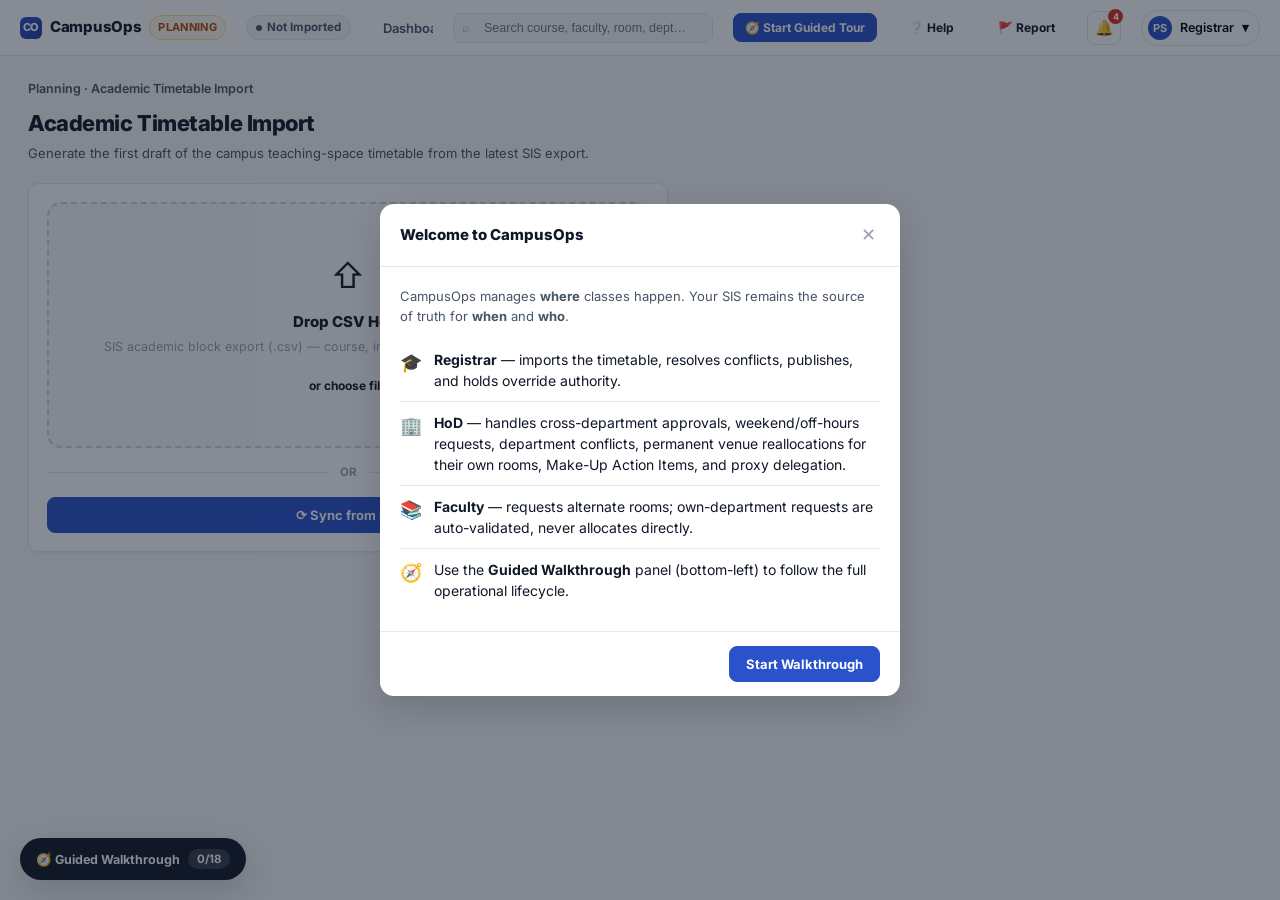
<file: CampusOps.html>
<!DOCTYPE html>
<html lang="en">
<head>
<meta charset="UTF-8" />
<meta name="viewport" content="width=device-width, initial-scale=1.0" />
<title>CampusOps — Campus Space Operations</title>
<link rel="preconnect" href="https://fonts.googleapis.com">
<link href="https://fonts.googleapis.com/css2?family=Inter:wght@400;500;600;700;800&family=JetBrains+Mono:wght@500;600&display=swap" rel="stylesheet">
<style>
:root{
  --bg:#F6F7F9;
  --surface:#FFFFFF;
  --border:#E4E7EC;
  --border-strong:#D0D5DD;
  --text:#101828;
  --text-2:#475467;
  --text-3:#98A2B3;
  --blue:#2952CC;
  --blue-dark:#1F3FA3;
  --blue-light:#EEF2FF;
  --blue-line:#C7D2FE;
  --red:#D92D20;
  --red-light:#FEF3F2;
  --red-line:#FECDCA;
  --amber:#B54708;
  --amber-light:#FFFAEB;
  --amber-line:#FEDF89;
  --green:#067647;
  --green-light:#ECFDF3;
  --green-line:#ABEFC6;
  --grey-chip:#F2F4F7;
  --radius:10px;
  --shadow-sm:0 1px 2px rgba(16,24,40,.05);
  --shadow-md:0 4px 12px rgba(16,24,40,.08);
  --shadow-lg:0 12px 32px rgba(16,24,40,.16);
}
*{box-sizing:border-box;}
html,body{margin:0;padding:0;}
body{
  font-family:'Inter',-apple-system,BlinkMacSystemFont,sans-serif;
  background:var(--bg);
  color:var(--text);
  font-size:14px;
  line-height:1.5;
  -webkit-font-smoothing:antialiased;
}
.mono{font-family:'JetBrains Mono',monospace;}
a{color:inherit;text-decoration:none;}
button{font-family:inherit;cursor:pointer;}
::selection{background:var(--blue-line);}

#app{min-height:100vh;display:flex;flex-direction:column;}

/* ===== Topbar ===== */
.topbar{
  height:56px;flex:0 0 56px;display:flex;align-items:center;gap:20px;
  padding:0 20px;background:var(--surface);border-bottom:1px solid var(--border);
  position:sticky;top:0;z-index:40;
}
.logo{display:flex;align-items:center;gap:8px;font-weight:800;font-size:15px;letter-spacing:-.02em;flex:0 0 auto;}
.logo .mark{width:22px;height:22px;border-radius:6px;background:linear-gradient(135deg,var(--blue),var(--blue-dark));display:flex;align-items:center;justify-content:center;color:#fff;font-size:11px;font-weight:800;}
.mode-badge{font-size:11px;font-weight:700;padding:3px 8px;border-radius:100px;letter-spacing:.03em;text-transform:uppercase;}
.mode-badge.planning{background:var(--amber-light);color:var(--amber);border:1px solid var(--amber-line);}
.mode-badge.operations{background:var(--green-light);color:var(--green);border:1px solid var(--green-line);}

.topnav{display:flex;align-items:center;gap:2px;flex:1;overflow-x:auto;}
.topnav button{
  background:transparent;border:none;color:var(--text-2);font-size:13px;font-weight:600;
  padding:8px 12px;border-radius:8px;white-space:nowrap;transition:background .12s,color .12s;
}
.topnav button:hover{background:var(--grey-chip);color:var(--text);}
.topnav button.active{background:var(--blue-light);color:var(--blue);}

.search-wrap{position:relative;flex:0 0 260px;}
.search-wrap input{
  width:100%;padding:7px 10px 7px 30px;border-radius:8px;border:1px solid var(--border);
  background:var(--bg);font-size:12.5px;color:var(--text);
}
.search-wrap input:focus{outline:2px solid var(--blue-line);background:var(--surface);}
.search-icon{position:absolute;left:9px;top:50%;transform:translateY(-50%);color:var(--text-3);font-size:12px;}
.search-results{
  position:absolute;top:36px;left:0;right:0;background:var(--surface);border:1px solid var(--border);
  border-radius:10px;box-shadow:var(--shadow-lg);max-height:280px;overflow:auto;z-index:60;
}
.search-row{padding:8px 12px;display:flex;align-items:center;justify-content:space-between;gap:8px;border-bottom:1px solid var(--border);}
.search-row:last-child{border-bottom:none;}
.search-row:hover{background:var(--blue-light);}
.search-empty{padding:14px;color:var(--text-3);font-size:12.5px;text-align:center;}

.persona-switcher{position:relative;flex:0 0 auto;}
.persona-btn{
  display:flex;align-items:center;gap:8px;background:var(--surface);border:1px solid var(--border);
  padding:5px 10px 5px 6px;border-radius:100px;font-size:12.5px;font-weight:600;
}
.avatar{width:24px;height:24px;border-radius:50%;background:var(--blue);color:#fff;display:flex;align-items:center;justify-content:center;font-size:11px;font-weight:700;}
.persona-menu{
  position:absolute;right:0;top:40px;background:var(--surface);border:1px solid var(--border);
  border-radius:10px;box-shadow:var(--shadow-lg);width:230px;padding:6px;z-index:60;
}
.persona-menu .label{font-size:11px;color:var(--text-3);padding:6px 8px 2px;text-transform:uppercase;letter-spacing:.04em;font-weight:700;}
.persona-opt{display:flex;align-items:center;gap:8px;padding:8px;border-radius:8px;font-size:13px;font-weight:600;}
.persona-opt:hover{background:var(--grey-chip);}
.persona-opt.active{background:var(--blue-light);color:var(--blue);}

.bell{position:relative;flex:0 0 auto;width:34px;height:34px;border-radius:8px;border:1px solid var(--border);background:var(--surface);display:flex;align-items:center;justify-content:center;font-size:15px;}
.bell .dot{position:absolute;top:-3px;right:-3px;background:var(--red);color:#fff;font-size:9px;font-weight:800;min-width:15px;height:15px;border-radius:50%;display:flex;align-items:center;justify-content:center;padding:0 3px;}

/* ===== Layout ===== */
.body-wrap{flex:1;display:flex;min-height:0;}
.main{flex:1;padding:24px 28px 90px;max-width:1360px;margin:0 auto;width:100%;}
.crumbs{font-size:12.5px;color:var(--text-3);margin-bottom:8px;font-weight:600;}
.crumbs span.cur{color:var(--text-2);}
.crumbs a:hover{color:var(--blue);}
.page-head{display:flex;align-items:flex-end;justify-content:space-between;margin-bottom:20px;gap:16px;flex-wrap:wrap;}
.page-title{font-size:22px;font-weight:800;letter-spacing:-.02em;margin:0 0 4px;}
.page-sub{color:var(--text-2);font-size:13px;margin:0;}
.btn{
  border:1px solid var(--border-strong);background:var(--surface);color:var(--text);
  padding:9px 16px;border-radius:8px;font-size:13px;font-weight:700;display:inline-flex;align-items:center;gap:6px;
  transition:all .12s;
}
.btn:hover{background:var(--grey-chip);}
.btn.primary{background:var(--blue);border-color:var(--blue);color:#fff;}
.btn.primary:hover{background:var(--blue-dark);}
.btn.danger{background:var(--red);border-color:var(--red);color:#fff;}
.btn.danger:hover{background:#B42318;}
.btn.ghost{border-color:transparent;background:transparent;}
.btn.ghost:hover{background:var(--grey-chip);}
.btn.sm{padding:6px 11px;font-size:12px;}
.btn:disabled{opacity:.45;cursor:not-allowed;}
.btn:disabled:hover{background:var(--surface);}

/* ===== Cards / Grid ===== */
.grid{display:grid;gap:14px;}
.grid.cols-4{grid-template-columns:repeat(4,1fr);}
.grid.cols-3{grid-template-columns:repeat(3,1fr);}
.grid.cols-2{grid-template-columns:repeat(2,1fr);}
@media(max-width:1000px){.grid.cols-4{grid-template-columns:repeat(2,1fr);}.grid.cols-3{grid-template-columns:repeat(2,1fr);}}

.card{background:var(--surface);border:1px solid var(--border);border-radius:var(--radius);box-shadow:var(--shadow-sm);}
.card-pad{padding:18px;}
.stat-card{padding:16px 18px;}
.stat-card .stat-label{font-size:12px;color:var(--text-2);font-weight:600;display:flex;align-items:center;gap:6px;margin-bottom:8px;}
.stat-card .stat-value{font-size:26px;font-weight:800;letter-spacing:-.02em;}
.stat-card .stat-value.red{color:var(--red);}
.stat-card .stat-value.amber{color:var(--amber);}
.stat-card .stat-value.green{color:var(--green);}
.stat-card .stat-foot{font-size:11.5px;color:var(--text-3);margin-top:4px;}

.section-title{font-size:14px;font-weight:800;margin:26px 0 12px;display:flex;align-items:center;justify-content:space-between;}
.section-title .hint{font-size:11.5px;font-weight:600;color:var(--text-3);}

/* building tile */
.tile{padding:16px;cursor:pointer;transition:box-shadow .12s,border-color .12s;}
.tile:hover{box-shadow:var(--shadow-md);border-color:var(--border-strong);}
.tile-top{display:flex;align-items:center;justify-content:space-between;margin-bottom:10px;}
.tile-name{font-weight:700;font-size:14px;}
.tile-meta{font-size:12px;color:var(--text-2);}
.occ-bar{height:6px;background:var(--grey-chip);border-radius:100px;overflow:hidden;margin-top:10px;}
.occ-bar .fill{height:100%;background:var(--blue);border-radius:100px;}

/* chips */
.chip{display:inline-flex;align-items:center;gap:5px;font-size:11.5px;font-weight:700;padding:3px 9px;border-radius:100px;white-space:nowrap;}
.chip.blue{background:var(--blue-light);color:var(--blue);border:1px solid var(--blue-line);}
.chip.red{background:var(--red-light);color:var(--red);border:1px solid var(--red-line);}
.chip.amber{background:var(--amber-light);color:var(--amber);border:1px solid var(--amber-line);}
.chip.green{background:var(--green-light);color:var(--green);border:1px solid var(--green-line);}
.chip.grey{background:var(--grey-chip);color:var(--text-2);border:1px solid var(--border);}
.dot-ind{width:6px;height:6px;border-radius:50%;background:currentColor;}

/* priority pill */
.pri{font-size:11px;font-weight:800;padding:3px 8px;border-radius:6px;letter-spacing:.02em;}
.pri.P0{background:#7A271A;color:#fff;}
.pri.P1{background:var(--red);color:#fff;}
.pri.P2{background:var(--amber);color:#fff;}
.pri.P3{background:#6941C6;color:#fff;}
.pri.P4{background:var(--text-3);color:#fff;}

/* table */
.table-wrap{background:var(--surface);border:1px solid var(--border);border-radius:var(--radius);overflow:hidden;box-shadow:var(--shadow-sm);}
table{width:100%;border-collapse:collapse;font-size:13px;}
thead th{
  text-align:left;font-size:11px;text-transform:uppercase;letter-spacing:.04em;color:var(--text-3);
  font-weight:700;padding:10px 16px;border-bottom:1px solid var(--border);background:#FAFBFC;
}
tbody td{padding:11px 16px;border-bottom:1px solid var(--border);vertical-align:middle;}
tbody tr:last-child td{border-bottom:none;}
tbody tr.clickable{cursor:pointer;transition:background .1s;}
tbody tr.clickable:hover{background:var(--blue-light);}
.cell-strong{font-weight:700;}
.cell-muted{color:var(--text-3);}
.group-row td{background:#FAFBFC;font-weight:800;font-size:11.5px;text-transform:uppercase;letter-spacing:.04em;color:var(--text-2);padding:8px 16px;}

/* conflict card list */
.conflict-item{display:flex;align-items:center;gap:14px;padding:14px 16px;border-bottom:1px solid var(--border);}
.conflict-item:last-child{border-bottom:none;}
.conflict-main{flex:1;min-width:0;}
.conflict-title{font-weight:700;font-size:13.5px;display:flex;align-items:center;gap:8px;margin-bottom:2px;}
.conflict-sub{color:var(--text-2);font-size:12.5px;}

/* form */
.field{margin-bottom:14px;}
.field label{display:block;font-size:12.5px;font-weight:700;margin-bottom:6px;color:var(--text-2);}
.field input[type=text],.field input[type=date],.field input[type=time],.field input[type=number],.field select,.field textarea{
  width:100%;padding:9px 11px;border:1px solid var(--border-strong);border-radius:8px;font-size:13px;font-family:inherit;background:var(--surface);color:var(--text);
}
.field textarea{resize:vertical;min-height:70px;}
.field input:focus,.field select:focus,.field textarea:focus{outline:2px solid var(--blue-line);border-color:var(--blue);}
.checkrow{display:flex;gap:18px;}
.checkitem{display:flex;align-items:center;gap:6px;font-size:13px;font-weight:600;}

/* stepper */
.stepper{display:flex;align-items:center;gap:0;margin:14px 0 6px;}
.stepper .step{display:flex;flex-direction:column;align-items:center;flex:1;position:relative;}
.stepper .step .dotc{width:26px;height:26px;border-radius:50%;background:var(--grey-chip);color:var(--text-3);display:flex;align-items:center;justify-content:center;font-size:12px;font-weight:800;border:2px solid var(--border);z-index:1;}
.stepper .step.done .dotc{background:var(--green);border-color:var(--green);color:#fff;}
.stepper .step.active .dotc{background:var(--blue);border-color:var(--blue);color:#fff;}
.stepper .step .lbl{font-size:11px;margin-top:6px;color:var(--text-2);font-weight:700;text-align:center;}
.stepper .step:not(:last-child)::after{content:'';position:absolute;top:13px;left:calc(50% + 16px);right:calc(-50% + 16px);height:2px;background:var(--border);}
.stepper .step.done:not(:last-child)::after{background:var(--green);}

/* pipeline processing */
.pipe-item{display:flex;align-items:center;gap:10px;padding:9px 0;font-size:13px;font-weight:600;color:var(--text-3);}
.pipe-item.done{color:var(--text);}
.pipe-item .ic{width:18px;height:18px;border-radius:50%;border:2px solid var(--border-strong);flex:0 0 auto;display:flex;align-items:center;justify-content:center;font-size:10px;}
.pipe-item.done .ic{background:var(--green);border-color:var(--green);color:#fff;}
.pipe-item.spin .ic{border-top-color:var(--blue);animation:spin .8s linear infinite;}
@keyframes spin{to{transform:rotate(360deg);}}

/* dropzone */
.dropzone{
  border:2px dashed var(--border-strong);border-radius:14px;padding:46px 20px;text-align:center;background:#FAFBFC;
  transition:border-color .15s,background .15s;
}
.dropzone.hover{border-color:var(--blue);background:var(--blue-light);}
.dropzone .icon{font-size:34px;margin-bottom:10px;}

/* modal */
.modal-backdrop{position:fixed;inset:0;background:rgba(16,24,40,.5);display:flex;align-items:center;justify-content:center;z-index:100;padding:20px;}
.modal{background:var(--surface);border-radius:14px;width:100%;max-width:480px;box-shadow:var(--shadow-lg);max-height:88vh;overflow:auto;}
.modal.wide{max-width:640px;}
.modal-head{padding:18px 20px;border-bottom:1px solid var(--border);display:flex;align-items:center;justify-content:space-between;}
.modal-head h3{margin:0;font-size:15px;font-weight:800;}
.modal-body{padding:20px;}
.modal-foot{padding:14px 20px;border-top:1px solid var(--border);display:flex;justify-content:flex-end;gap:8px;}
.close-x{background:none;border:none;font-size:18px;color:var(--text-3);line-height:1;padding:4px;}

.room-suggest{display:flex;align-items:center;justify-content:space-between;padding:12px 14px;border:1px solid var(--border);border-radius:10px;margin-bottom:10px;}
.room-suggest .rname{font-weight:700;font-size:13.5px;}
.room-suggest .rmeta{font-size:12px;color:var(--text-2);margin-top:2px;}

/* toasts */
.toast-stack{position:fixed;bottom:20px;right:20px;z-index:200;display:flex;flex-direction:column;gap:8px;width:320px;}
.toast{background:var(--text);color:#fff;padding:12px 14px;border-radius:10px;font-size:13px;font-weight:600;box-shadow:var(--shadow-lg);display:flex;gap:10px;align-items:flex-start;animation:toastin .18s ease-out;}
.toast .ic{flex:0 0 auto;}
@keyframes toastin{from{opacity:0;transform:translateY(6px);}to{opacity:1;transform:translateY(0);}}

/* walkthrough panel */
.wt-fab{position:fixed;left:20px;bottom:20px;z-index:90;background:var(--text);color:#fff;border:none;border-radius:100px;padding:11px 16px;font-weight:700;font-size:12.5px;box-shadow:var(--shadow-lg);display:flex;align-items:center;gap:8px;}
.wt-panel{position:fixed;left:20px;bottom:20px;z-index:90;width:300px;background:var(--surface);border:1px solid var(--border);border-radius:14px;box-shadow:var(--shadow-lg);max-height:70vh;display:flex;flex-direction:column;}
.wt-head{padding:12px 14px;border-bottom:1px solid var(--border);display:flex;align-items:center;justify-content:space-between;}
.wt-head b{font-size:13px;}
.wt-progress{height:4px;background:var(--grey-chip);}
.wt-progress .fill{height:100%;background:var(--blue);}
.wt-list{overflow:auto;padding:8px;flex:1;}
.wt-item{display:flex;gap:8px;padding:7px 8px;border-radius:8px;font-size:12px;}
.wt-item.active{background:var(--blue-light);}
.wt-item .n{width:18px;height:18px;border-radius:50%;border:2px solid var(--border-strong);flex:0 0 auto;display:flex;align-items:center;justify-content:center;font-size:9px;font-weight:800;color:var(--text-3);margin-top:1px;}
.wt-item.done .n{background:var(--green);border-color:var(--green);color:#fff;}
.wt-item.active .n{border-color:var(--blue);color:var(--blue);}
.wt-item span.t{color:var(--text-2);font-weight:600;}
.wt-item.done span.t{color:var(--text-3);text-decoration:line-through;}
.wt-item.active span.t{color:var(--text);font-weight:700;}
.wt-foot{padding:10px 14px;border-top:1px solid var(--border);}

/* ===== Guided Product Tour ===== */
#tourRoot{position:fixed;inset:0;z-index:500;pointer-events:none;}
.tour-overlay{position:fixed;inset:0;background:rgba(16,24,40,.55);pointer-events:auto;transition:opacity .2s ease;}
.tour-spotlight{
  position:fixed;pointer-events:auto;border-radius:12px;
  box-shadow:0 0 0 4000px rgba(16,24,40,.55), 0 0 0 3px var(--blue), 0 0 24px 2px rgba(41,82,204,.55);
  background:rgba(255,255,255,.03);
  transition:top .28s cubic-bezier(.4,0,.2,1), left .28s cubic-bezier(.4,0,.2,1), width .28s cubic-bezier(.4,0,.2,1), height .28s cubic-bezier(.4,0,.2,1);
  z-index:1;
}
.tour-card{
  position:fixed;pointer-events:auto;width:360px;max-width:calc(100vw - 32px);
  background:var(--surface);border-radius:16px;box-shadow:var(--shadow-lg);border:1px solid var(--border);
  padding:16px 18px 14px;z-index:2;
  transition:top .28s cubic-bezier(.4,0,.2,1), left .28s cubic-bezier(.4,0,.2,1);
  animation:tourCardIn .22s ease;
}
@keyframes tourCardIn{from{opacity:0;transform:translateY(6px);}to{opacity:1;transform:translateY(0);}}
.tour-card-head{display:flex;align-items:center;justify-content:space-between;margin-bottom:8px;}
.tour-step-count{font-size:11px;font-weight:800;letter-spacing:.04em;text-transform:uppercase;color:var(--blue);background:var(--blue-light);border:1px solid var(--blue-line);padding:3px 8px;border-radius:100px;}
.tour-close{background:transparent;border:none;color:var(--text-3);font-size:14px;line-height:1;padding:4px;border-radius:6px;}
.tour-close:hover{background:var(--grey-chip);color:var(--text);}
.tour-progress{height:4px;background:var(--grey-chip);border-radius:100px;overflow:hidden;margin-bottom:12px;}
.tour-progress .fill{height:100%;background:var(--blue);transition:width .25s ease;}
.tour-title{margin:0 0 6px;font-size:15px;font-weight:800;letter-spacing:-.01em;}
.tour-text{margin:0;font-size:12.5px;line-height:1.55;color:var(--text-2);}
.tour-text b{color:var(--text);}
.tour-text ul{margin:8px 0 0;padding-left:18px;}
.tour-text li{margin-bottom:3px;}
.tour-flow{display:flex;flex-direction:column;align-items:center;gap:2px;margin-top:10px;font-size:12px;font-weight:700;color:var(--text);}
.tour-flow .fnode{background:var(--blue-light);border:1px solid var(--blue-line);color:var(--blue-dark);border-radius:8px;padding:6px 12px;width:100%;text-align:center;box-sizing:border-box;}
.tour-flow .farrow{color:var(--text-3);font-size:13px;}
.tour-actions{display:flex;align-items:center;gap:8px;margin-top:14px;}
.tour-kbd-hint{font-size:10.5px;color:var(--text-3);margin-top:10px;text-align:center;}
.tour-kbd-hint kbd{background:var(--grey-chip);border:1px solid var(--border);border-radius:4px;padding:1px 5px;font-family:'JetBrains Mono',monospace;font-size:9.5px;}

/* banner */
.banner{padding:12px 16px;border-radius:10px;font-size:13px;font-weight:600;display:flex;align-items:center;gap:10px;margin-bottom:16px;}
.banner.green{background:var(--green-light);color:var(--green);border:1px solid var(--green-line);}
.banner.amber{background:var(--amber-light);color:var(--amber);border:1px solid var(--amber-line);}
.banner.red{background:var(--red-light);color:var(--red);border:1px solid var(--red-line);}
.banner.blue{background:var(--blue-light);color:var(--blue);border:1px solid var(--blue-line);}

.empty{padding:40px 20px;text-align:center;color:var(--text-3);}
.empty .icon{font-size:28px;margin-bottom:8px;}

.audit-row{display:flex;gap:10px;padding:10px 0;border-bottom:1px solid var(--border);font-size:12.5px;}
.audit-row:last-child{border-bottom:none;}
.audit-time{color:var(--text-3);white-space:nowrap;flex:0 0 auto;font-family:'JetBrains Mono',monospace;font-size:11px;padding-top:1px;}

.two-col{display:grid;grid-template-columns:1.3fr 1fr;gap:18px;}
@media(max-width:900px){.two-col{grid-template-columns:1fr;}}

.kv{display:grid;grid-template-columns:auto 1fr;gap:8px 16px;font-size:13px;}
.kv .k{color:var(--text-3);font-weight:600;}
.kv .v{font-weight:700;}

.pill-toggle{display:inline-flex;border:1px solid var(--border-strong);border-radius:100px;padding:2px;background:var(--grey-chip);}
.pill-toggle button{border:none;background:none;padding:5px 11px;border-radius:100px;font-size:12px;font-weight:700;color:var(--text-2);}
.pill-toggle button.on{background:var(--surface);color:var(--text);box-shadow:var(--shadow-sm);}

.onboard-card{max-width:520px;}
.onboard-tip{display:flex;gap:12px;padding:10px 0;border-bottom:1px solid var(--border);}
.onboard-tip:last-child{border-bottom:none;}
.onboard-tip .ic{font-size:18px;}
</style>
</head>
<body>
<div id="app"></div>

<script>
/* ============================================================
   CampusOps — Campus Space Operations prototype
   Single-file interactive prototype implementing the PRD.
   ============================================================ */

/* ---------------- DATA ---------------- */

const ROOMS = {
  A101:{id:'A101',name:'Hall A101',building:'eng',group:'Lecture Halls',capacity:120,status:'Occupied',dept:'Electrical Engineering',ownership:'DEPT_OWNED',facilities:['Projector','AC']},
  A102:{id:'A102',name:'Hall A102',building:'eng',group:'Lecture Halls',capacity:60,status:'Available',dept:'Electrical Engineering',ownership:'DEPT_OWNED',facilities:['Projector']},
  A103:{id:'A103',name:'Hall A103',building:'eng',group:'Lecture Halls',capacity:100,status:'Offline',reason:'Electrical Failure',dept:'Electrical Engineering',ownership:'DEPT_OWNED',facilities:['Projector','AC']},
  A204:{id:'A204',name:'Hall A204',building:'eng',group:'Lecture Halls',capacity:150,status:'Available',dept:'Electrical Engineering',ownership:'DEPT_OWNED',facilities:['Projector','AC']},
  LAB1:{id:'LAB1',name:'Lab 1',building:'eng',group:'Labs',capacity:40,status:'Occupied',dept:'Electrical Engineering',ownership:'DEPT_OWNED',facilities:['AC']},
  LAB2:{id:'LAB2',name:'Lab 2',building:'eng',group:'Labs',capacity:40,status:'Maintenance',dept:'Electrical Engineering',ownership:'DEPT_OWNED',facilities:[]},
  SEM1:{id:'SEM1',name:'Seminar 1',building:'eng',group:'Seminar Rooms',capacity:30,status:'Reserved',dept:'Electrical Engineering',ownership:'DEPT_OWNED',facilities:['Projector']},
  CLAB1:{id:'CLAB1',name:'Computer Lab 1',building:'eng',group:'Computer Labs',capacity:50,status:'Occupied',dept:'Electrical Engineering',ownership:'DEPT_OWNED',facilities:['Projector','AC']},
  SHR1:{id:'SHR1',name:'Common Room E1',building:'eng',group:'Shared Spaces',capacity:20,status:'Available',dept:null,ownership:'COMMON',facilities:[]},

  S201:{id:'S201',name:'Hall S201',building:'sci',group:'Lecture Halls',capacity:80,status:'Occupied',dept:'Physics',ownership:'DEPT_OWNED',facilities:['Projector']},
  S203:{id:'S203',name:'Hall S203',building:'sci',group:'Lecture Halls',capacity:70,status:'Available',dept:'Physics',ownership:'DEPT_OWNED',facilities:['Projector','AC']},
  S204:{id:'S204',name:'Hall S204',building:'sci',group:'Lecture Halls',capacity:90,status:'Offline',reason:'Network & AV Outage',dept:'Physics',ownership:'DEPT_OWNED',facilities:['Projector']},
  PLAB:{id:'PLAB',name:'Physics Lab',building:'sci',group:'Labs',capacity:70,status:'Maintenance',reason:'Scheduled Maintenance',dept:'Physics',ownership:'DEPT_OWNED',facilities:['AC']},
  BLAB:{id:'BLAB',name:'Lab 3 (Bio)',building:'sci',group:'Labs',capacity:40,status:'Occupied',dept:'Biotechnology',ownership:'DEPT_OWNED',facilities:['AC']},

  B101:{id:'B101',name:'Hall B101',building:'mgmt',group:'Lecture Halls',capacity:160,status:'Available',dept:'Management',ownership:'DEPT_OWNED',facilities:['Projector','AC']},
  B102:{id:'B102',name:'Hall B102',building:'mgmt',group:'Lecture Halls',capacity:160,status:'Available',dept:'Management',ownership:'DEPT_OWNED',facilities:['Projector','AC']},
  SH1:{id:'SH1',name:'Seminar Hall 1',building:'mgmt',group:'Seminar Rooms',capacity:45,status:'Occupied',dept:'Management',ownership:'DEPT_OWNED',facilities:['Projector']},
  SH2:{id:'SH2',name:'Seminar Hall 2',building:'mgmt',group:'Seminar Rooms',capacity:80,status:'Available',dept:'Management',ownership:'DEPT_OWNED',facilities:['Projector','AC']},

  M101:{id:'M101',name:'Hall M101',building:'mech',group:'Lecture Halls',capacity:90,status:'Available',dept:'Mechanical Engineering',ownership:'DEPT_OWNED',facilities:['Projector','AC']},
  MLAB1:{id:'MLAB1',name:'Mechanical Lab 1',building:'mech',group:'Labs',capacity:40,status:'Available',dept:'Mechanical Engineering',ownership:'DEPT_OWNED',facilities:['AC']},

  AUD:{id:'AUD',name:'Main Auditorium',building:'common',group:'Common Facilities',capacity:500,status:'Booked',dept:null,ownership:'PREMIUM',facilities:['Projector','AC','Stage','PA System']},
  SHA:{id:'SHA',name:'Seminar Hall A',building:'common',group:'Common Facilities',capacity:80,status:'Available',dept:null,ownership:'COMMON',facilities:['Projector','AC']},
  IHUB:{id:'IHUB',name:'Innovation Hub',building:'common',group:'Common Facilities',capacity:60,status:'Occupied',dept:null,ownership:'COMMON',facilities:['Projector','AC']},
};

const BUILDINGS = [
  {id:'eng',name:'Engineering Block',status:'operational'},
  {id:'sci',name:'Science Block',status:'alert'},
  {id:'mgmt',name:'Management Block',status:'operational'},
  {id:'mech',name:'Mechanical Engineering Block',status:'operational'},
  {id:'lib',name:'Central Library',status:'operational',noRooms:true},
];

/* Ownership badge helper — Section 5 (Ownership, Governance & Priority Hierarchy) */
function ownershipBadge(r){
  const map = {
    DEPT_OWNED:{label:'Dept Owned', cls:'blue'},
    COMMON:{label:'Common Facility', cls:'grey'},
    PREMIUM:{label:'Premium Space', cls:'amber'},
  };
  const m = map[r.ownership] || map.COMMON;
  return `<span class="chip ${m.cls}">${m.label}</span>`;
}

/* Priority hierarchy legend — Section 5 (Priority Hierarchy / Tie-Breakers) */
const PRIORITY_LEGEND = [
  {p:'P0', label:'Emergency Ops', desc:'Life-safety, hardware failure cascades, and other emergency operations. Always wins ties.'},
  {p:'P1', label:'University Critical', desc:'Core academic sessions with no assigned venue — blocks timetable publication.'},
  {p:'P2', label:'Scheduled Classes', desc:'Regular SIS-driven teaching sessions once allocated.'},
  {p:'P3', label:'Approved Events', desc:'Ad-hoc faculty bookings and approved events / weekend labs.'},
  {p:'P4', label:'Student Activities', desc:'Clubs and student-run activities — lowest tie-break priority.'},
];

function buildingOccupancy(id){
  const rooms = Object.values(ROOMS).filter(r=>r.building===id);
  if(!rooms.length) return 40;
  const occ = rooms.filter(r=>r.status==='Occupied'||r.status==='Reserved'||r.status==='Booked').length;
  return Math.round((occ/rooms.length)*100);
}
function buildingAlert(id){
  const rooms = Object.values(ROOMS).filter(r=>r.building===id && r.status==='Offline');
  return rooms.length ? `${rooms[0].name} Offline` : null;
}

let SESSIONS = [
  {id:'CS301',course:'CS301',faculty:'Dr Rao',dept:'Electrical Engineering',students:65,venue:'A204',status:'Assigned',day:'Mon',time:'09:00',facilities:['Projector']},
  {id:'EE401',course:'EE401',faculty:'Dr Shah',dept:'Electrical Engineering',students:142,venue:null,status:'Conflict',day:'Mon',time:'10:00',facilities:['Projector','AC']},
  {id:'MBA101',course:'MBA101',faculty:'Dr Mehta',dept:'Management',students:28,venue:'AUD',status:'Assigned',flag:'oversized',day:'Mon',time:'11:00',facilities:['Projector']},
  {id:'ME302',course:'ME302',faculty:'Dr Iyer',dept:'Mechanical Engineering',students:55,venue:'A103',status:'Conflict',day:'Tue',time:'09:00',facilities:['Projector']},
  {id:'CS205',course:'CS205',faculty:'Dr Nair',dept:'Electrical Engineering',students:90,venue:'A101',status:'Assigned',day:'Tue',time:'10:00',facilities:['Projector']},
  {id:'BIO110',course:'BIO110',faculty:'Dr Kapoor',dept:'Biotechnology',students:40,venue:'BLAB',status:'Assigned',day:'Tue',time:'13:00',facilities:['AC']},
  {id:'EE305',course:'EE305',faculty:'Dr Verma',dept:'Electrical Engineering',students:55,venue:'A103',status:'Assigned',day:'Wed',time:'09:00',facilities:['Projector']},
  {id:'PHY201',course:'PHY201',faculty:'Dr Das',dept:'Physics',students:60,venue:'PLAB',status:'Assigned',day:'Wed',time:'11:00',facilities:['AC']},
  {id:'MGT210',course:'MGT210',faculty:'Dr Bose',dept:'Management',students:45,venue:'SH1',status:'Assigned',day:'Thu',time:'14:00',facilities:['Projector']},
  {id:'CS410',course:'CS410',faculty:'Dr Rao',dept:'Electrical Engineering',students:30,venue:'S204',status:'Conflict',day:'Thu',time:'09:00',facilities:['Projector']},
  {id:'ME401',course:'ME401',faculty:'Dr Iyer',dept:'Mechanical Engineering',students:38,venue:'A103',status:'Assigned',day:'Fri',time:'10:00',facilities:['Projector']},
  {id:'ME210',course:'ME210',faculty:'Dr Iyer',dept:'Mechanical Engineering',students:42,venue:'M101',status:'Assigned',day:'Wed',time:'14:00',facilities:['Projector']},
];

const DEPARTMENTS = ['Electrical Engineering','Mechanical Engineering','Management','Physics','Biotechnology'];
const DAYS = ['Mon','Tue','Wed','Thu','Fri'];
const TIME_SLOTS = ['09:00','10:00','11:00','13:00','14:00'];

/* Calendar anchor — "today" inside the prototype. Used only to compute the
   next real calendar date for a given weekday so faculty-initiated requests
   (Reschedule / Extra Class) can pre-populate a concrete SIS-accurate date
   instead of asking faculty to work it out themselves. */
const TODAY_ISO = '2026-08-04'; // Tuesday
const DAY_INDEX = {Sun:0,Mon:1,Tue:2,Wed:3,Thu:4,Fri:5,Sat:6};
function nextDateForDay(day, strictlyFuture){
  const today = new Date(TODAY_ISO+'T00:00:00');
  const todayIdx = today.getDay();
  const targetIdx = DAY_INDEX[day];
  let diff = targetIdx - todayIdx;
  if(strictlyFuture ? diff <= 0 : diff < 0) diff += 7;
  const d = new Date(today); d.setDate(d.getDate()+diff);
  return d.toISOString().slice(0,10);
}
function nextSaturdayIso(){
  const today = new Date(TODAY_ISO+'T00:00:00');
  let diff = 6 - today.getDay(); if(diff<=0) diff+=7;
  const d = new Date(today); d.setDate(d.getDate()+diff);
  return d.toISOString().slice(0,10);
}

const TIMETABLE_META = { semester:'Fall 2026', version:3, published:true };

/* ---------------- TIMETABLE VERSION CONTROL (Section C1 — Version History) ----------------
   Every published/incremental version keeps a lightweight snapshot of each session's venue,
   so an authorised user (Registrar or HoD) can compare the live Master Timetable against any
   earlier published version and see exactly what moved. */
function snapshotSessions(){
  return SESSIONS.map(s=>({id:s.id, course:s.course, faculty:s.faculty, dept:s.dept, venue:s.venue, day:s.day, time:s.time}));
}
function recordVersion(version, label){
  VERSION_HISTORY = VERSION_HISTORY.filter(v=>v.version!==version);
  VERSION_HISTORY.push({version, label, timestamp:new Date().toLocaleString([], {month:'short', day:'numeric', hour:'2-digit', minute:'2-digit'}), snapshot:snapshotSessions()});
}
let VERSION_HISTORY = [
  {version:1, label:'Initial Planning Import — SIS export processed, spaces auto-allocated.', timestamp:'Jul 14, 09:02',
   snapshot:[]}, // pre-dates live session data; retained for the audit trail only
  {version:2, label:'Pre-Publish Correction — 3 double-bookings manually resolved before go-live.', timestamp:'Jul 18, 16:41',
   snapshot:[]},
];
recordVersion(3, 'Published to Campus — current operating baseline.');

function openVersionHistory(){
  state.modal = {type:'versionHistory'};
  render();
}
function openVersionDiff(version){
  state.modal = {type:'versionDiff', version};
  render();
}
/* Compares a past version's snapshot against the live Master Timetable and buckets every
   session into added / removed / reassigned-venue / unchanged, so the diff reads at a glance. */
function computeVersionDiff(oldSnapshot){
  const current = snapshotSessions();
  const oldMap = {}; oldSnapshot.forEach(s=>oldMap[s.id]=s);
  const curMap = {}; current.forEach(s=>curMap[s.id]=s);
  const added=[], removed=[], reassigned=[];
  current.forEach(s=>{ if(!oldMap[s.id]) added.push(s); });
  oldSnapshot.forEach(s=>{ if(!curMap[s.id]) removed.push(s); });
  current.forEach(s=>{
    const prev = oldMap[s.id];
    if(prev && prev.venue!==s.venue) reassigned.push({id:s.id, course:s.course, faculty:s.faculty, from:prev.venue, to:s.venue});
  });
  return {added, removed, reassigned};
}


let CONFLICTS = [
  {id:'c1',priority:'P1',title:'EE401',subtitle:'142 Students · No Suitable Room',type:'no_room',action:'Resolve',status:'open',sessionId:'EE401',origin:'Initial Planning'},
  {id:'c2',priority:'P1',title:'ME302',subtitle:'Double Booking · Hall A103, Tue 11:00 (clashes with EE305)',type:'double_book',action:'Resolve',status:'open',sessionId:'ME302',origin:'Initial Planning'},
  {id:'c3',priority:'P2',title:'Hall S204',subtitle:'Offline · Science Block — Network & AV Outage',type:'offline',action:'Review',status:'open',roomId:'S204',origin:'Initial Planning'},
  {id:'c4',priority:'P3',title:'MBA101',subtitle:'Oversized Venue · Main Auditorium assigned for 28 students',type:'oversized',action:'Optimize',status:'open',sessionId:'MBA101',origin:'Initial Planning'},
];

const FACULTY_HOME_DEPT = 'Mechanical Engineering'; // demo faculty persona's home department
const HOD_DEPT = 'Mechanical Engineering';           // demo HoD persona's department

/* Make-Up Action Items — auto-generated on the owning HoD's dashboard whenever a Force Cancel
   (or a BR2 Hardware Failure Cascade) displaces one of their department's classes, so the HoD
   can find the displaced faculty a new room without hunting through the Conflict Inbox. */
let MAKEUP_ITEMS = [
  {id:'mk1', dept:'Mechanical Engineering', faculty:'Dr Iyer', course:'ME401', roomId:'A103', sessionId:'ME401',
   reason:'Hall A103 forced Offline_Maintenance — Electrical Failure (BR2 Hardware Failure Cascade)', status:'open'},
];
function createMakeupItem(dept, faculty, course, reason, sessionId, roomId){
  MAKEUP_ITEMS.push({id:'mk'+Math.random().toString(36).slice(2,6), dept, faculty, course, reason, sessionId:sessionId||null, roomId:roomId||null, status:'open'});
}

let REQUESTS = [
  // Extra class tied to ME302 — Dr Iyer (Mechanical) needs a one-off weekend lab session for the same course,
  // requesting Management's Hall B101 — awaiting Home HoD recommendation. sessionId links it back to ME302
  // so every downstream screen (HoD, Registrar, audit log) can show which teaching session this concerns.
  {id:'r1',sessionId:'ME302',requestType:'extra_class',course:'ME302 (Extra Session — Weekend Lab)',faculty:'Dr Iyer',dept:'Mechanical Engineering',originalDay:'Tue',originalTime:'09:00',originalVenue:'A103',date:'2026-08-08',time:'10:00',strength:35,facilities:['Projector'],roomId:'B101',status:'pending_recommendation',stage:1,crossDept:true,homeDept:'Mechanical Engineering',owningDept:'Management',flowType:'cross'},
  // Extra class, not tied to a recurring SIS session — Dr Shah (Electrical Engineering) requesting Mechanical's
  // Hall M101 for a one-off guest lecture — already recommended, awaiting Owning HoD (Mechanical) final approval
  {id:'r2',sessionId:null,requestType:'extra_class',course:'EE499 (Extra Session — Guest Lecture)',faculty:'Dr Shah',dept:'Electrical Engineering',originalDay:null,originalTime:null,originalVenue:null,date:'2026-08-10',time:'11:00',strength:80,facilities:['Projector'],roomId:'M101',status:'pending_owning_hod',stage:2,crossDept:true,homeDept:'Electrical Engineering',owningDept:'Mechanical Engineering',flowType:'cross'},
  // Extra class tied to ME302 (make-up session) — Dr Iyer requesting her own department's Mechanical Lab 1 at
  // a weekend/off-hours slot — needs HoD approval
  {id:'r3',sessionId:'ME302',requestType:'extra_class',course:'ME302 (Extra Session — Weekend Make-up Lab)',faculty:'Dr Iyer',dept:'Mechanical Engineering',originalDay:'Tue',originalTime:'09:00',originalVenue:'A103',date:'2026-08-08',time:'19:00',strength:32,facilities:['AC'],roomId:'MLAB1',status:'pending_dept',stage:1,crossDept:false,flowType:'offhours',offHours:true},
];

/* Snapshot of initial data — used to reset the app to a clean state each time the Guided Tour (re)starts */
const TOUR_SNAPSHOT = {
  rooms: JSON.parse(JSON.stringify(ROOMS)),
  sessions: JSON.parse(JSON.stringify(SESSIONS)),
  conflicts: JSON.parse(JSON.stringify(CONFLICTS)),
  requests: JSON.parse(JSON.stringify(REQUESTS)),
  timetableMeta: JSON.parse(JSON.stringify(TIMETABLE_META)),
  makeupItems: JSON.parse(JSON.stringify(MAKEUP_ITEMS)),
};

let AUDIT_LOG = [];
function logAudit(text){
  AUDIT_LOG.unshift({time:new Date().toLocaleTimeString([], {hour:'2-digit',minute:'2-digit'}),text});
}

/* ---------------- STATE ---------------- */

const state = {
  mode:'planning',          // planning | operations
  screen:'import',          // current screen id
  persona:'registrar',      // registrar | hod | faculty
  timetableStatus:'not_imported', // not_imported | importing | draft | published
  importStep:-1,
  focusBuildingId:null,
  focusRoomId:null,
  focusConflictId:null,
  searchOpen:false,
  searchQuery:'',
  personaMenuOpen:false,
  modal:null,               // {type:'assist', conflictId} | {type:'forceCancel'} | {type:'onboard'}
  wtOpen:false,
  wtCollapsed:false,
  forceCancelReason:'',
  forceCancelStage:0,       // 0 idle, 1 reason entry, 2 running, 3 done
  forceCancelPipe:0,
  proxyOnLeave:false,
  proxyTeacher:'Prof. Sameer Kulkarni',
  facultyDraft:null,        // built fresh from the selected class session each time — see startFacultyAction()
  facultyExtraClassPicker:null, // sessionId chosen as the template course when scheduling an extra class
  toasts:[],
  seenOnboard:false,
  mtView:'weekly',          // weekly | daily
  mtDay:'Mon',
  mtFilters:{dept:'', building:'', room:'', faculty:'', course:''},
  midUpdateStatus:'idle',   // idle | running | done
  midUpdateStep:-1,
  facultyPipeStage:0,       // 0 idle, 1 running, 2 done (own-dept auto validation)
  facultyPipeStep:-1,
};

const P1_CONFLICT_IDS = ['c1','c2'];

const WALKTHROUGH = [
  {k:'imported', t:'Import SIS Schedule'},
  {k:'generated', t:'Generate Teaching Space Timetable'},
  {k:'reviewedMaster', t:'Review University Master Timetable'},
  {k:'resolvedConflict', t:'Resolve P1 Conflicts'},
  {k:'published', t:'Publish Timetable'},
  {k:'viewedDashboard', t:'Registrar Dashboard'},
  {k:'openedBuilding', t:'Building Operations'},
  {k:'openedRoom', t:'Room Operations'},
  {k:'switchedFaculty', t:'Switch to Faculty'},
  {k:'submittedReq', t:'Faculty submits room request'},
  {k:'autoApproved', t:'Auto approval (same department)'},
  {k:'switchedHod', t:'Switch to HoD'},
  {k:'crossApproved', t:'Cross Department approval'},
  {k:'backToRegistrar', t:'Return to Registrar'},
  {k:'forceCancel', t:'Registrar Force Cancel'},
  {k:'midSemesterStarted', t:'Import Updated SIS Schedule'},
  {k:'incrementalValidated', t:'Incremental Validation'},
  {k:'viewedUpdatedMaster', t:'Updated Master Timetable'},
];
const wtFlags = {};

function markWt(k){
  if(!wtFlags[k]){ wtFlags[k]=true; }
}
function wtCurrentIndex(){
  for(let i=0;i<WALKTHROUGH.length;i++){ if(!wtFlags[WALKTHROUGH[i].k]) return i; }
  return WALKTHROUGH.length-1;
}

function toast(msg,icon){
  const id = Math.random().toString(36).slice(2);
  state.toasts.push({id,msg,icon:icon||'✓'});
  render();
  setTimeout(()=>{ state.toasts = state.toasts.filter(t=>t.id!==id); render(); }, 3600);
}

function esc(s){ return String(s==null?'':s).replace(/[&<>"']/g, c=>({'&':'&amp;','<':'&lt;','>':'&gt;','"':'&quot;',"'":'&#39;'}[c])); }

/* ---------------- NAV / ROUTING ---------------- */

function go(screen, extra){
  state.screen = screen;
  state.searchOpen=false; state.personaMenuOpen=false;
  if(extra) Object.assign(state, extra);
  window.scrollTo(0,0);
  render();
}
function setPersona(p){
  state.persona = p;
  state.personaMenuOpen=false;
  if(p==='hod'){ markWt('switchedHod'); go('hodDashboard'); return; }
  if(p==='faculty'){ markWt('switchedFaculty'); go('facultyWorkspace'); return; }
  if(p==='registrar'){ markWt('backToRegistrar'); go(state.mode==='planning'?'import':'registrarDashboard'); return; }
  render();
}

/* ---------------- TOPBAR ---------------- */

function personaLabel(p){
  return {registrar:'Registrar', hod:'Dept. Head (HoD)', faculty:'Faculty'}[p];
}
/* Permanent Venue Reallocations: Registrar can edit any published allocation; a HoD is an
   "authorised user" only for venues owned by their own department (Section 5 — Ownership). */
function canEditRoom(r){
  if(state.persona==='registrar') return true;
  if(state.persona==='hod') return !!r && r.dept===HOD_DEPT;
  return false;
}
function personaSub(p){
  return {registrar:'Priya Sharma · Global Approver', hod:'Dr. Arvind Menon · Mech. Engg.', faculty:'Dr. Priya Iyer · Mech. Engg.'}[p];
}
function personaInitials(p){
  return {registrar:'PS', hod:'AM', faculty:'PI'}[p];
}

function renderTopnav(){
  if(state.persona==='registrar'){
    const items = [
      {id:'registrarDashboard', label:'Dashboard', mode:'operations'},
      {id:'import', label:'Planning', mode:'planning', tour:'nav-planning'},
      {id:'registrarDashboard', label:'Operations', mode:'operations', key:'operations'},
      {id:'masterTimetable', label:'Master Timetable', tour:'nav-master-timetable'},
      {id:'buildings', label:'Buildings'},
      {id:'conflictInbox', label:'Conflict Inbox', tour:'nav-conflict-inbox'},
      {id:'approvals', label:'Approvals'},
      {id:'reports', label:'Reports'},
    ];
    return items.map(it=>{
      const activeKey = it.key || it.id;
      const isActive = (it.key==='operations') ? (state.mode==='operations' && ['registrarDashboard','buildingOps','roomOps','emergencyOverride'].includes(state.screen))
        : (it.id==='import') ? (state.mode==='planning' && state.screen!=='masterTimetable')
        : state.screen===it.id;
      return `<button class="${isActive?'active':''}" ${it.tour?`data-tour="${it.tour}"`:''} onclick="handleTopnav('${it.id}','${it.mode||''}')">${it.label}</button>`;
    }).join('');
  }
  if(state.persona==='hod'){
    return `
      <button class="${state.screen==='hodDashboard'?'active':''}" onclick="go('hodDashboard')">Department Dashboard</button>
      <button class="${state.screen==='masterTimetable'?'active':''}" onclick="go('masterTimetable')">Master Timetable</button>
      <button class="${state.screen==='approvals'?'active':''}" onclick="go('approvals')">Approvals</button>
    `;
  }
  return `
    <button class="${state.screen==='facultyWorkspace'?'active':''}" onclick="go('facultyWorkspace')">My Classes</button>
    <button class="${state.screen==='facultyTimetable'?'active':''}" onclick="go('facultyTimetable')">Teaching-Space Timetable</button>
  `;
}
function handleTopnav(id, mode){
  if(mode) state.mode = mode;
  if(id==='registrarDashboard' && state.mode==='operations'){ markWt('viewedDashboard'); }
  if(id==='masterTimetable'){ markWt('reviewedMaster'); if(state.midUpdateStatus==='done') markWt('viewedUpdatedMaster'); }
  go(id);
}

/* Universal Search is Approver-exclusive (Section 4) — both the Registrar and
   HoD are approvers, so it's available to either. Standard Users (Faculty) never
   get it, per the "Restricted Access" rule. Destinations are safe for either
   approver persona: rooms/buildings open their read/ops view, and a course/
   faculty match jumps straight into the Master Timetable filtered to that
   class — exactly how a HoD tracks down "where a faculty member's class has
   been moved" without needing registrar-only screens. */
function renderSearch(){
  if(state.persona==='faculty') return '';
  const q = state.searchQuery.trim().toLowerCase();
  let results = [];
  if(q){
    Object.values(ROOMS).forEach(r=>{ if(r.name.toLowerCase().includes(q)||r.id.toLowerCase().includes(q)) results.push({type:'Venue',label:r.name,go:()=>go('roomOps',{focusRoomId:r.id,focusBuildingId:r.building,mode:'operations'})}); });
    SESSIONS.forEach(s=>{ if(s.course.toLowerCase().includes(q)||s.faculty.toLowerCase().includes(q)) results.push({type:'Course',label:`${s.course} — ${s.faculty}`,go:()=>go('masterTimetable',{mtFilters:{dept:'',building:'',room:s.venue||'',faculty:s.faculty,course:''}})}); });
    BUILDINGS.forEach(b=>{ if(b.name.toLowerCase().includes(q)) results.push({type:'Building',label:b.name,go:()=>go('buildingOps',{focusBuildingId:b.id,mode:'operations'})}); });
    results = results.slice(0,7);
  }
  return `
  <div class="search-wrap">
    <span class="search-icon">⌕</span>
    <input type="text" id="searchInput" placeholder="Search course, faculty, room, dept…" value="${esc(state.searchQuery)}"
      oninput="state.searchQuery=this.value; state.searchOpen=true; render();"
      onfocus="state.searchOpen=true; render();"
      onblur="setTimeout(()=>{state.searchOpen=false; render();},150)" />
    ${state.searchOpen && q ? `
    <div class="search-results">
      ${results.length? results.map((r,i)=>`
        <div class="search-row" onmousedown="searchGo(${i})">
          <span>${esc(r.label)}</span><span class="chip grey">${r.type}</span>
        </div>`).join('') : `<div class="search-empty">No matches across courses, faculty, rooms or buildings.</div>`}
    </div>` : ''}
  </div>`;
}
let _lastSearchResults = [];
function searchGo(i){ /* recomputed on render via closures; simplest: just rerun query */
  const q = state.searchQuery.trim().toLowerCase();
  let results = [];
  Object.values(ROOMS).forEach(r=>{ if(r.name.toLowerCase().includes(q)||r.id.toLowerCase().includes(q)) results.push(()=>go('roomOps',{focusRoomId:r.id,focusBuildingId:r.building,mode:'operations'})); });
  SESSIONS.forEach(s=>{ if(s.course.toLowerCase().includes(q)||s.faculty.toLowerCase().includes(q)) results.push(()=>go('masterTimetable',{mtFilters:{dept:'',building:'',room:s.venue||'',faculty:s.faculty,course:''}})); });
  BUILDINGS.forEach(b=>{ if(b.name.toLowerCase().includes(q)) results.push(()=>go('buildingOps',{focusBuildingId:b.id,mode:'operations'})); });
  if(results[i]) results[i]();
  state.searchQuery=''; state.searchOpen=false;
}

function timetableStatusBadge(){
  const map = {
    not_imported:{label:'Not Imported', cls:'grey'},
    importing:{label:'Importing…', cls:'grey'},
    draft:{label:'Draft', cls:'amber'},
    published:{label:'Published', cls:'green'},
    archived:{label:'Archived', cls:'grey'},
  };
  const s = map[state.timetableStatus] || map.not_imported;
  return `<span class="chip ${s.cls}" title="Timetable Status" style="flex:0 0 auto;"><span class="dot-ind"></span> ${s.label}</span>`;
}

function renderTopbar(){
  const openConflicts = CONFLICTS.filter(c=>c.status==='open').length;
  return `
  <div class="topbar">
    <div class="logo"><span class="mark">CO</span> CampusOps <span class="mode-badge ${state.mode}">${state.mode}</span></div>
    ${timetableStatusBadge()}
    <div class="topnav">${renderTopnav()}</div>
    ${renderSearch()}
    <button class="btn primary sm" title="Start Guided Tour" onclick="startTour()">🧭 Start Guided Tour</button>
    <button class="btn ghost sm" title="Help" onclick="state.modal={type:'help'}; render();">❔ Help</button>
    <button class="btn ghost sm" title="Report an issue" onclick="state.modal={type:'report'}; render();">🚩 Report</button>
    ${state.persona!=='faculty' ? `<button class="bell" title="Notifications" onclick="go('auditView')">🔔${openConflicts?`<span class="dot">${openConflicts}</span>`:''}</button>` : ''}
    <div class="persona-switcher">
      <button class="persona-btn" onclick="state.personaMenuOpen=!state.personaMenuOpen; render();">
        <span class="avatar">${personaInitials(state.persona)}</span>
        <span>${personaLabel(state.persona)}</span> ▾
      </button>
      ${state.personaMenuOpen?`
      <div class="persona-menu">
        <div class="label">Viewing as (demo)</div>
        <div class="persona-opt ${state.persona==='registrar'?'active':''}" onclick="setPersona('registrar')">🎓 Registrar / Dean</div>
        <div class="persona-opt ${state.persona==='hod'?'active':''}" onclick="setPersona('hod')">🏢 Dept. Head (HoD)</div>
        <div class="persona-opt ${state.persona==='faculty'?'active':''}" onclick="setPersona('faculty')">📚 Faculty</div>
      </div>`:''}
    </div>
  </div>`;
}

/* ---------------- PLANNING: SCREEN 1 IMPORT ---------------- */

const PIPE_STEPS = ['Reading Academic Sessions…','Validating Data','Mapping Buildings','Locking Hardware Labs','Assigning Department Rooms','Assigning Common Facilities','Detecting Conflicts'];

function startImport(){
  if(state.timetableStatus!=='not_imported') return;
  state.timetableStatus='importing';
  state.importStep=0;
  render();
  runImportStep();
}
function runImportStep(){
  setTimeout(()=>{
    state.importStep++;
    if(state.importStep>=PIPE_STEPS.length){
      state.timetableStatus='draft';
      markWt('imported'); markWt('generated');
      render();
      return;
    }
    render();
    runImportStep();
  }, 480);
}

function screenImport(){
  const status = state.timetableStatus;
  return `
  <div class="crumbs"><span class="cur">Planning · Academic Timetable Import</span></div>
  <div class="page-head">
    <div><h1 class="page-title">Academic Timetable Import</h1><p class="page-sub">Generate the first draft of the campus teaching-space timetable from the latest SIS export.</p></div>
  </div>

  ${status==='not_imported' ? `
  <div class="card card-pad" style="max-width:640px" data-tour="import-card">
    <div class="dropzone" id="dz" ondragover="event.preventDefault(); this.classList.add('hover')" ondragleave="this.classList.remove('hover')" ondrop="event.preventDefault(); this.classList.remove('hover'); startImport();">
      <div class="icon">⇧</div>
      <div style="font-weight:800;font-size:15px;margin-bottom:4px;">Drop CSV Here</div>
      <div style="color:var(--text-3);font-size:12.5px;margin-bottom:14px;">SIS academic block export (.csv) — course, instructor, dept, day/time, enrollment</div>
      <button class="btn ghost sm" onclick="document.getElementById('fileHint').style.display='block'">or choose file</button>
      <div id="fileHint" style="display:none;font-size:11.5px;color:var(--text-3);margin-top:8px;">sis_export_fall2026.csv</div>
    </div>
    <div style="display:flex;align-items:center;gap:10px;margin:16px 0;">
      <div style="flex:1;height:1px;background:var(--border)"></div><span style="font-size:11.5px;color:var(--text-3);font-weight:700;">OR</span><div style="flex:1;height:1px;background:var(--border)"></div>
    </div>
    <button class="btn primary" style="width:100%;justify-content:center" onclick="startImport()">⟳ Sync from SIS</button>
  </div>` : ''}

  ${status==='importing' ? `
  <div class="card card-pad" style="max-width:520px" data-tour="import-pipeline">
    <div style="font-weight:800;font-size:14px;margin-bottom:8px;">Processing sis_export_fall2026.csv</div>
    ${PIPE_STEPS.map((s,i)=>`
      <div class="pipe-item ${i<state.importStep?'done':''} ${i===state.importStep?'spin':''}">
        <span class="ic">${i<state.importStep?'✓':''}</span> ${s}
      </div>`).join('')}
  </div>` : ''}

  ${status==='draft' || status==='published' || status==='archived' ? `
  <div data-tour="import-summary">
  <div class="grid cols-4" style="margin-bottom:22px;">
    <div class="card stat-card"><div class="stat-label">Sessions Imported</div><div class="stat-value">2,987</div></div>
    <div class="card stat-card"><div class="stat-label">Automatically Allocated</div><div class="stat-value green">2,798</div></div>
    <div class="card stat-card"><div class="stat-label">Require Manual Review</div><div class="stat-value amber">189</div><div class="stat-foot">Showing ${CONFLICTS.length} representative items in this walkthrough</div></div>
    <div class="card stat-card"><div class="stat-label">Draft Version</div><div class="stat-value" style="font-size:18px;">${status==='archived'?'Archived 🗄':status==='published'?'Published ✓':'v1 Created'}</div></div>
  </div>
  <div class="card card-pad" style="display:flex;align-items:center;justify-content:space-between;gap:16px;flex-wrap:wrap;">
    <div>
      <div style="font-weight:800;font-size:14px;margin-bottom:2px;">${status==='archived'?'Timetable archived — read-only.':status==='published'? 'Timetable is live to campus.' : 'Generation Summary ready for review.'}</div>
      <div style="color:var(--text-2);font-size:12.5px;">${remainingP1()>0 ? `${remainingP1()} unresolved P1 conflict${remainingP1()>1?'s':''} block publication.` : 'All P1 conflicts resolved — ready to publish.'}</div>
    </div>
    <div style="display:flex;gap:8px;">
      <button class="btn" onclick="go('timetable')">View Timetable</button>
      <button class="btn" onclick="markWt('reviewedMaster'); go('masterTimetable')">Review University Master Timetable</button>
      ${status==='draft' ? `<button class="btn primary" data-tour="publish-btn" ${remainingP1()>0?'disabled':''} onclick="publishTimetable()">Publish Timetable</button>` : status==='published' ? `<span class="chip green">Published</span><button class="btn ghost sm" onclick="archiveTimetable()">🗄 Archive Timetable</button>` : `<span class="chip grey">Archived</span>`}
    </div>
  </div>
  </div>
  ${status==='archived' ? `<div class="banner amber" style="margin-top:16px;">🗄 This timetable is archived and read-only (Draft → Published → Archived).</div>` : ''}

  ${status==='published' ? `
  <div class="section-title">Mid-Semester Update</div>
  <div class="card card-pad" style="display:flex;align-items:center;justify-content:space-between;gap:16px;flex-wrap:wrap;" data-tour="mid-update-btn">
    <div>
      <div style="font-weight:800;font-size:14px;margin-bottom:2px;">Import Updated SIS Schedule</div>
      <div style="color:var(--text-2);font-size:12.5px;">Runs incremental validation — only affected allocations require review. Existing allocations remain untouched.</div>
    </div>
    <button class="btn primary" onclick="startMidSemesterUpdate()">Import Updated SIS Schedule</button>
  </div>
  ${renderMidUpdatePipeline()}
  ` : ''}
  ` : ''}
  `;
}

/* ---------------- MID-SEMESTER TIMETABLE UPDATE ---------------- */

const MID_UPDATE_STEPS = ['Performing Incremental Validation…','Checking Capacity Changes','Checking Cancelled Courses','Checking New Courses','Checking Venue Availability'];

function startMidSemesterUpdate(){
  if(state.midUpdateStatus==='running') return;
  state.midUpdateStatus='running';
  state.midUpdateStep=0;
  render();
  runMidUpdateStep();
}
function runMidUpdateStep(){
  setTimeout(()=>{
    state.midUpdateStep++;
    if(state.midUpdateStep>=MID_UPDATE_STEPS.length){
      state.midUpdateStatus='done';
      TIMETABLE_META.version++;
      // Only affected sessions are touched — simulate two affected allocations
      const s1 = SESSIONS.find(s=>s.id==='CS205');
      if(s1){ s1.status='Conflict'; s1.venue=null; }
      CONFLICTS.push({id:'mc'+Math.random().toString(36).slice(2,6),priority:'P1',title:'CS205',subtitle:'Enrollment Surge · Hall A101 capacity exceeded by updated enrollment — needs a larger room',type:'no_room',action:'Resolve',status:'open',sessionId:'CS205',origin:'Mid Semester Update'});
      const s2 = SESSIONS.find(s=>s.id==='MGT210');
      if(s2){ CONFLICTS.push({id:'mc'+Math.random().toString(36).slice(2,6),priority:'P2',title:'MGT210',subtitle:'New Section Added · Needs venue confirmation',type:'offline',action:'Review',status:'open',sessionId:'MGT210',roomId:s2.venue,origin:'Mid Semester Update'}); }
      recordVersion(TIMETABLE_META.version, 'Mid-Semester SIS Update — incremental validation, only affected sessions touched.');
      logAudit(`Updated SIS schedule imported — incremental validation complete. Version ${TIMETABLE_META.version} created.`);
      toast('Incremental validation complete — only affected sessions flagged for review.', '🔄');
      markWt('incrementalValidated');
      render();
      return;
    }
    render();
    runMidUpdateStep();
  }, 480);
}
function renderMidUpdatePipeline(){
  if(state.midUpdateStatus==='idle') return '';
  return `
  <div class="card card-pad" style="margin-top:14px;max-width:480px;" data-tour="mid-update-pipeline">
    <div style="font-weight:800;font-size:13px;margin-bottom:8px;">${state.midUpdateStatus==='done'?'Incremental Validation Complete':'Processing sis_export_fall2026_update.csv'}</div>
    ${MID_UPDATE_STEPS.map((s,i)=>`
      <div class="pipe-item ${i<state.midUpdateStep || state.midUpdateStatus==='done'?'done':''} ${i===state.midUpdateStep && state.midUpdateStatus==='running'?'spin':''}">
        <span class="ic">${i<state.midUpdateStep || state.midUpdateStatus==='done'?'✓':''}</span> ${s}
      </div>`).join('')}
    ${state.midUpdateStatus==='done' ? `
      <div class="banner blue" style="margin-top:12px;">Only affected sessions appear in the Conflict Inbox. Existing allocations remain untouched.</div>
      <div style="display:flex;gap:8px;margin-top:4px;">
        <button class="btn sm" onclick="go('conflictInbox')">View Conflict Inbox</button>
        <button class="btn sm" onclick="markWt('viewedUpdatedMaster'); go('masterTimetable')">Updated Master Timetable</button>
      </div>
    ` : ''}
  </div>`;
}
function remainingP1(){ return CONFLICTS.filter(c=>c.priority==='P1' && c.status==='open').length; }

function publishTimetable(){
  if(remainingP1()>0) return;
  state.timetableStatus='published';
  markWt('published');
  logAudit('Timetable published to campus by Registrar.');
  toast('Timetable published — now live to campus.', '📣');
  state.mode='operations';
  markWt('enteredOps'); markWt('viewedDashboard');
  go('registrarDashboard');
}
function archiveTimetable(){
  if(state.timetableStatus!=='published') return;
  state.timetableStatus='archived';
  logAudit('Timetable archived by Registrar — now read-only.');
  toast('Timetable archived — now read-only.', '🗄');
  render();
}

/* ---------------- PLANNING: SCREEN 2 TIMETABLE ---------------- */

function roomLabel(venueId){ return venueId ? ROOMS[venueId].name : '—'; }

function screenTimetable(){
  return `
  <div class="crumbs"><a onclick="go('import')">Planning</a> / <span class="cur">Teaching Space Timetable</span></div>
  <div class="page-head">
    <div><h1 class="page-title">Teaching Space Timetable</h1><p class="page-sub">Draft allocation — every academic session mapped to a physical venue.</p></div>
    <div style="display:flex;gap:8px;">
      <button class="btn" onclick="markWt('reviewedInbox'); go('conflictInbox')">Conflict Inbox (${CONFLICTS.filter(c=>c.status==='open').length})</button>
      ${state.timetableStatus==='draft' ? `<button class="btn primary" ${remainingP1()>0?'disabled':''} onclick="publishTimetable()">Publish Timetable</button>` : `<span class="chip green" style="align-self:center;">Published</span>`}
    </div>
  </div>
  <div class="table-wrap">
    <table>
      <thead><tr><th>Course</th><th>Faculty</th><th>Students</th><th>Assigned Venue</th><th>Status</th></tr></thead>
      <tbody>
        ${SESSIONS.map(s=>`
        <tr class="clickable" onclick="${s.status==='Conflict' ? `openTimetableRow('${s.id}')` : ''}">
          <td class="cell-strong mono">${s.course}</td>
          <td>${s.faculty}</td>
          <td>${s.students}</td>
          <td>${s.venue ? roomLabel(s.venue) : '<span class="cell-muted">Unassigned</span>'}</td>
          <td>${s.status==='Assigned' ? (s.flag==='oversized'?`<span class="chip amber">Assigned ⚠ Oversized</span>`:`<span class="chip green">Assigned</span>`) : `<span class="chip red">Conflict</span>`}</td>
        </tr>`).join('')}
      </tbody>
    </table>
  </div>
  `;
}
function openTimetableRow(sessionId){
  const c = CONFLICTS.find(c=>c.sessionId===sessionId && c.status==='open');
  markWt('reviewedInbox');
  go('conflictInbox', {focusConflictId: c?c.id:null});
}

/* ---------------- UNIVERSITY MASTER TIMETABLE (NEW SCREEN) ---------------- */

function mtFilteredSessions(){
  const f = state.mtFilters;
  return SESSIONS.filter(s=>{
    const room = s.venue ? ROOMS[s.venue] : null;
    if(f.dept && s.dept!==f.dept) return false;
    if(f.building && (!room || room.building!==f.building)) return false;
    if(f.room && s.venue!==f.room) return false;
    if(f.faculty && s.faculty!==f.faculty) return false;
    if(f.course && !s.course.toLowerCase().includes(f.course.toLowerCase())) return false;
    return true;
  });
}

function mtBlockChip(s){
  const room = s.venue ? ROOMS[s.venue] : null;
  const statusCls = s.status==='Conflict' ? 'red' : (s.flag==='oversized' ? 'amber' : 'green');
  return `
  <div class="card card-pad mt-block" style="cursor:pointer;padding:10px 12px;margin-bottom:6px;border-left:3px solid var(--${statusCls==='red'?'red':statusCls==='amber'?'amber':'green'});" onclick="${room?`go('roomOps',{focusRoomId:'${room.id}',focusBuildingId:'${room.building}'})`:`toast('No room assigned yet — resolve in Conflict Inbox.','⚠')`}">
    <div style="font-weight:800;font-size:12.5px;">${s.course}</div>
    <div style="font-size:11.5px;color:var(--text-2);margin-top:2px;">${s.faculty} · ${room?room.name:'Unassigned'}${room?' · '+(BUILDINGS.find(b=>b.id===room.building)?.name||''):''}</div>
    <div style="font-size:11px;color:var(--text-3);margin-top:2px;">Capacity ${room?room.capacity:'—'} · ${s.students} students</div>
    <div style="margin-top:6px;"><span class="chip ${statusCls}">${s.status==='Conflict'?'Conflict':(s.flag==='oversized'?'Oversized':'Assigned')}</span></div>
  </div>`;
}

function screenMasterTimetable(){
  const canEdit = state.persona==='registrar' || state.persona==='hod';
  const sessions = mtFilteredSessions();
  const days = state.mtView==='daily' ? [state.mtDay] : DAYS;
  const f = state.mtFilters;
  return `
  <div class="crumbs"><a onclick="go(state.mode==='planning'?'import':'registrarDashboard')">${state.mode==='planning'?'Planning':'Operations'}</a> / <span class="cur">University Master Timetable</span></div>
  <div class="page-head">
    <div><h1 class="page-title">University Master Timetable</h1><p class="page-sub">Semester ${TIMETABLE_META.semester} · Version ${TIMETABLE_META.version} · ${TIMETABLE_META.published?'Published':'Draft'}</p></div>
    <div style="display:flex;gap:8px;align-items:center;">
      <div class="pill-toggle">
        <button class="${state.mtView==='weekly'?'on':''}" onclick="state.mtView='weekly'; render();">Weekly</button>
        <button class="${state.mtView==='daily'?'on':''}" onclick="state.mtView='daily'; render();">Daily</button>
      </div>
      ${canEdit?`<button class="btn primary sm" onclick="toast('Click a timetable block, then use Edit Allocation on the room page.','ℹ')">Edit Allocation</button>`:''}
      ${canEdit?`<button class="btn sm" onclick="openVersionHistory()">🕓 Version History</button>`:''}
      ${state.mode==='planning' ? `
        <button class="btn sm" onclick="go('conflictInbox')">Conflict Inbox (${CONFLICTS.filter(c=>c.status==='open').length})</button>
        <button class="btn primary sm" data-tour="publish-btn" ${remainingP1()>0?'disabled':''} onclick="publishTimetable()">Publish Timetable</button>
      ` : ''}
    </div>
  </div>

  <div class="card card-pad" style="margin-bottom:16px;display:flex;gap:10px;flex-wrap:wrap;align-items:flex-end;">
    <div class="field" style="margin:0;min-width:170px;"><label>Department</label>
      <select onchange="state.mtFilters.dept=this.value; render();">
        <option value="">All Departments</option>
        ${DEPARTMENTS.map(d=>`<option value="${d}" ${f.dept===d?'selected':''}>${d}</option>`).join('')}
      </select>
    </div>
    <div class="field" style="margin:0;min-width:170px;"><label>Building</label>
      <select onchange="state.mtFilters.building=this.value; render();">
        <option value="">All Buildings</option>
        ${BUILDINGS.filter(b=>!b.noRooms).map(b=>`<option value="${b.id}" ${f.building===b.id?'selected':''}>${b.name}</option>`).join('')}
      </select>
    </div>
    <div class="field" style="margin:0;min-width:170px;"><label>Room</label>
      <select onchange="state.mtFilters.room=this.value; render();">
        <option value="">All Rooms</option>
        ${Object.values(ROOMS).map(r=>`<option value="${r.id}" ${f.room===r.id?'selected':''}>${r.name}</option>`).join('')}
      </select>
    </div>
    <div class="field" style="margin:0;min-width:170px;"><label>Faculty</label>
      <select onchange="state.mtFilters.faculty=this.value; render();">
        <option value="">All Faculty</option>
        ${[...new Set(SESSIONS.map(s=>s.faculty))].map(fn=>`<option value="${fn}" ${f.faculty===fn?'selected':''}>${fn}</option>`).join('')}
      </select>
    </div>
    <div class="field" style="margin:0;min-width:170px;"><label>Course</label>
      <input type="text" placeholder="Search course…" value="${esc(f.course)}" oninput="state.mtFilters.course=this.value; render();" />
    </div>
    ${(f.dept||f.building||f.room||f.faculty||f.course)?`<button class="btn ghost sm" onclick="state.mtFilters={dept:'',building:'',room:'',faculty:'',course:''}; render();">Clear filters</button>`:''}
  </div>

  <div class="grid" style="grid-template-columns:repeat(${days.length},1fr);gap:14px;" data-tour="master-timetable-view">
    ${days.map(day=>`
      <div>
        <div class="section-title" style="margin-top:0;">${day==='Mon'?'Monday':day==='Tue'?'Tuesday':day==='Wed'?'Wednesday':day==='Thu'?'Thursday':'Friday'}</div>
        ${sessions.filter(s=>s.day===day).length ? sessions.filter(s=>s.day===day).sort((a,b)=>a.time.localeCompare(b.time)).map(mtBlockChip).join('') : `<div class="empty" style="padding:16px;font-size:12px;">No sessions match filters.</div>`}
      </div>`).join('')}
  </div>
  <div style="font-size:11.5px;color:var(--text-3);margin-top:16px;">Clicking any block opens Room Operations for that venue. Editing an allocation changes the venue only — course timings remain read-only.</div>
  `;
}

/* ---------------- PLANNING: SCREEN 3 CONFLICT INBOX ---------------- */

function screenConflictInbox(){
  const open = CONFLICTS.filter(c=>c.status==='open');
  const resolved = CONFLICTS.filter(c=>c.status!=='open');
  return `
  <div class="crumbs"><a onclick="go(state.mode==='planning'?'import':'registrarDashboard')">${state.mode==='planning'?'Planning':'Operations'}</a> / <span class="cur">Conflict Inbox</span></div>
  <div class="page-head">
    <div><h1 class="page-title">Conflict Inbox</h1><p class="page-sub">Every allocation failure surfaces here — nothing is silently resolved.</p></div>
    <div style="display:flex;gap:8px;">
      <button class="btn ghost sm" onclick="state.modal={type:'priorityLegend'}; render();">ⓘ Priority Legend</button>
      ${state.mode==='planning' ? `<button class="btn primary" data-tour="publish-btn" ${remainingP1()>0?'disabled':''} onclick="publishTimetable()">Publish Timetable</button>` : ''}
    </div>
  </div>
  <div class="banner ${remainingP1()>0?'amber':'green'}">
    ${remainingP1()>0 ? `⚠ ${remainingP1()} P1 conflict${remainingP1()>1?'s':''} must be resolved before the timetable can be published.` : '✓ All P1 conflicts resolved.'}
  </div>
  <div class="table-wrap" style="margin-bottom:10px;">
    ${open.length ? open.map((c,i)=>`
      <div class="conflict-item" ${i===0?`data-tour="first-open-conflict"`:''} style="${state.focusConflictId===c.id?'background:var(--blue-light)':''}">
        <span class="pri ${c.priority}">${c.priority}</span>
        <div class="conflict-main">
          <div class="conflict-title">${esc(c.title)} <span class="chip ${c.origin==='Mid Semester Update'?'amber':'grey'}">${c.origin||'Initial Planning'}</span></div>
          <div class="conflict-sub">${esc(c.subtitle)}</div>
        </div>
        <button class="btn sm ${c.priority==='P1'?'primary':''}" onclick="openConflictAction('${c.id}')">${c.action}</button>
      </div>`).join('') : `<div class="empty"><div class="icon">✓</div>All conflicts resolved.</div>`}
  </div>
  <div style="font-size:11.5px;color:var(--text-3);margin-bottom:20px;">Showing ${open.length+resolved.length} of 189 flagged items for this walkthrough dataset — sorted P1 → nearest upcoming class → largest student count.</div>

  ${resolved.length? `
  <div class="section-title">Resolved this session</div>
  <div class="table-wrap">
    ${resolved.map(c=>`
      <div class="conflict-item">
        <span class="pri ${c.priority}" style="opacity:.5">${c.priority}</span>
        <div class="conflict-main"><div class="conflict-title">${esc(c.title)}</div><div class="conflict-sub">${esc(c.subtitle)}</div></div>
        <span class="chip green">✓ ${c.status==='escalated'?'Escalated':'Resolved'}</span>
      </div>`).join('')}
  </div>` : ''}
  `;
}

function openConflictAction(conflictId){
  const c = CONFLICTS.find(x=>x.id===conflictId);
  if(!c) return;
  if(c.type==='offline'){ go('roomOps',{focusRoomId:c.roomId, focusBuildingId:ROOMS[c.roomId].building}); return; }
  state.modal = {type:'assist', conflictId};
  render();
}

/* ---------------- SCREEN 4: MANUAL ALLOCATION ASSISTANT (modal) ---------------- */

function suggestedRoomsFor(conflict){
  const s = conflict.sessionId ? SESSIONS.find(s=>s.id===conflict.sessionId) : null;
  const need = s ? s.students : 0;
  if(conflict.type==='oversized'){
    return [{id:'SH2', reason:`Right-sized for ${need} students`}];
  }
  return Object.values(ROOMS).filter(r=>r.status==='Available' && r.capacity>=need && r.id!=='AUD').sort((a,b)=>a.capacity-b.capacity).slice(0,2).map(r=>({id:r.id}));
}

function renderModal(){
  if(!state.modal) return '';
  if(state.modal.type==='assist'){
    const c = CONFLICTS.find(x=>x.id===state.modal.conflictId);
    if(!c) { state.modal=null; return ''; }
    const s = c.sessionId ? SESSIONS.find(s=>s.id===c.sessionId) : null;
    const suggestions = suggestedRoomsFor(c);
    return `
    <div class="modal-backdrop" onmousedown="if(event.target===this){state.modal=null; render();}">
      <div class="modal" data-tour="allocation-modal">
        <div class="modal-head"><h3>Manual Allocation Assistant</h3><button class="close-x" onclick="state.modal=null; render();">✕</button></div>
        <div class="modal-body">
          <div class="conflict-title" style="margin-bottom:2px;">${esc(c.title)} <span class="pri ${c.priority}">${c.priority}</span></div>
          <div class="conflict-sub" style="margin-bottom:16px;">${esc(c.subtitle)}</div>
          <div style="font-size:11.5px;font-weight:800;text-transform:uppercase;letter-spacing:.04em;color:var(--text-3);margin-bottom:10px;">Suggested Rooms — pre-filtered for eligibility</div>
          ${suggestions.map((sg,i)=>{
            const r = ROOMS[sg.id];
            return `<div class="room-suggest" ${i===0?`data-tour="assign-room-btn"`:''}>
              <div><div class="rname">${r.name}</div><div class="rmeta">Capacity ${r.capacity} · ${sg.reason || 'Available'} ${r.facilities.length?'· '+r.facilities.join(', '):''}</div></div>
              <button class="btn sm primary" onclick="assignRoom('${c.id}','${r.id}')">Assign</button>
            </div>`;
          }).join('')}
          ${!suggestions.length? `<div class="empty" style="padding:20px 0;">No eligible rooms found automatically.</div>`:''}
        </div>
        <div class="modal-foot">
          <span style="flex:1;font-size:12px;color:var(--text-3);">No fit? Escalate for registrar review.</span>
          <button class="btn danger" onclick="escalateConflict('${c.id}')">No Suitable Room · Escalate</button>
        </div>
      </div>
    </div>`;
  }
  if(state.modal.type==='onboard'){
    return renderOnboardModal();
  }
  if(state.modal.type==='editAlloc'){
    const m = state.modal;
    const session = SESSIONS.find(s=>s.id===m.sessionId);
    if(!session){ state.modal=null; return ''; }
    const currentRoom = ROOMS[session.venue];
    const options = editAllocOptions(session);
    const pipeSteps = ['Validation','Conflict Check','Save'];
    return `
    <div class="modal-backdrop" onmousedown="if(event.target===this && '${m.stage}'!=='validating'){state.modal=null; render();}">
      <div class="modal">
        <div class="modal-head"><h3>Edit Allocation</h3><button class="close-x" onclick="state.modal=null; render();">✕</button></div>
        <div class="modal-body">
          <div class="conflict-title" style="margin-bottom:2px;">${esc(session.course)}</div>
          <div class="conflict-sub" style="margin-bottom:16px;">Current venue: ${currentRoom?currentRoom.name:'—'} · Course timings are read-only — only the venue can change.</div>

          ${m.stage==='pick' ? `
            <div class="field"><label>New Venue</label>
              <select onchange="state.modal.targetRoomId=this.value; render();">
                <option value="">Select a room…</option>
                ${options.map(r=>`<option value="${r.id}" ${m.targetRoomId===r.id?'selected':''}>${r.name} (Capacity ${r.capacity})</option>`).join('')}
              </select>
            </div>
          ` : `
            <div style="margin-top:6px;">
              ${pipeSteps.map((s,i)=>`
                <div class="pipe-item ${i<m.pipe || m.stage==='done' || m.stage==='failed'?'done':''} ${i===m.pipe && m.stage==='validating'?'spin':''}">
                  <span class="ic">${i<m.pipe || m.stage==='done' || m.stage==='failed'?'✓':''}</span> ${s}
                </div>`).join('')}
            </div>
            ${m.stage==='done'?`<div class="banner green" style="margin-top:12px;">✓ Master Timetable Updated — venue changed to ${ROOMS[m.targetRoomId].name}.</div>`:''}
            ${m.stage==='failed'?`<div class="banner red" style="margin-top:12px;">✕ Conflict check failed — session routed to the Conflict Inbox for manual resolution.</div>`:''}
          `}
        </div>
        <div class="modal-foot">
          ${m.stage==='pick' ? `
            <button class="btn ghost" onclick="state.modal=null; render();">Cancel</button>
            <button class="btn primary" ${!m.targetRoomId?'disabled':''} onclick="runEditAllocation()">Run Validation</button>
          ` : (m.stage==='done'||m.stage==='failed') ? `
            <button class="btn primary" onclick="state.modal=null; render();">Close</button>
          ` : `<span style="font-size:12px;color:var(--text-3);">Running…</span>`}
        </div>
      </div>
    </div>`;
  }
  if(state.modal.type==='makeupAssign'){
    const m = state.modal;
    const item = MAKEUP_ITEMS.find(x=>x.id===m.itemId);
    const session = item ? SESSIONS.find(s=>s.id===item.sessionId) : null;
    if(!item || !session){ state.modal=null; return ''; }
    const options = makeupAssignOptions(session);
    const pipeSteps = ['Availability Check','Save'];
    return `
    <div class="modal-backdrop" onmousedown="if(event.target===this && '${m.stage}'!=='validating'){state.modal=null; render();}">
      <div class="modal">
        <div class="modal-head"><h3>Make-Up Action Item</h3><button class="close-x" onclick="state.modal=null; render();">✕</button></div>
        <div class="modal-body">
          <div class="conflict-title" style="margin-bottom:2px;">${esc(session.course)} — ${esc(item.faculty)}</div>
          <div class="conflict-sub" style="margin-bottom:16px;">${esc(item.reason)}</div>

          ${m.stage==='pick' ? `
            <div class="field"><label>New Venue</label>
              <select onchange="state.modal.targetRoomId=this.value; render();">
                <option value="">Select a room…</option>
                ${options.map(r=>`<option value="${r.id}" ${m.targetRoomId===r.id?'selected':''}>${r.name} (Capacity ${r.capacity})</option>`).join('')}
              </select>
            </div>
            ${!options.length?`<div class="banner amber" style="margin-top:4px;">No eligible available rooms right now — try again shortly or escalate via the Conflict Inbox.</div>`:''}
          ` : `
            <div style="margin-top:6px;">
              ${pipeSteps.map((s,i)=>`
                <div class="pipe-item ${i<m.pipe || m.stage==='done' || m.stage==='failed'?'done':''} ${i===m.pipe && m.stage==='validating'?'spin':''}">
                  <span class="ic">${i<m.pipe || m.stage==='done' || m.stage==='failed'?'✓':''}</span> ${s}
                </div>`).join('')}
            </div>
            ${m.stage==='done'?`<div class="banner green" style="margin-top:12px;">✓ ${session.course} reassigned to ${ROOMS[m.targetRoomId].name}. Make-up item resolved.</div>`:''}
            ${m.stage==='failed'?`<div class="banner red" style="margin-top:12px;">✕ That room is no longer available — pick another.</div>`:''}
          `}
        </div>
        <div class="modal-foot">
          ${m.stage==='pick' ? `
            <button class="btn ghost" onclick="state.modal=null; render();">Cancel</button>
            <button class="btn primary" ${!m.targetRoomId?'disabled':''} onclick="runMakeupAssign()">Assign Room</button>
          ` : (m.stage==='done') ? `
            <button class="btn primary" onclick="state.modal=null; render();">Close</button>
          ` : (m.stage==='failed') ? `
            <button class="btn ghost" onclick="state.modal=null; render();">Close</button>
            <button class="btn primary" onclick="state.modal.stage='pick'; state.modal.targetRoomId=''; render();">Try Another Room</button>
          ` : `<span style="font-size:12px;color:var(--text-3);">Running…</span>`}
        </div>
      </div>
    </div>`;
  }
  if(state.modal.type==='versionHistory'){
    const sorted = VERSION_HISTORY.slice().sort((a,b)=>b.version-a.version);
    return `
    <div class="modal-backdrop" onmousedown="if(event.target===this){state.modal=null; render();}">
      <div class="modal">
        <div class="modal-head"><h3>Timetable Version History</h3><button class="close-x" onclick="state.modal=null; render();">✕</button></div>
        <div class="modal-body">
          <div style="font-size:12px;color:var(--text-3);margin-bottom:14px;">Semester ${TIMETABLE_META.semester} · every published or incrementally-validated version is kept for full auditability.</div>
          ${sorted.map(v=>`
            <div class="conflict-item">
              <div class="conflict-main">
                <div class="conflict-title">Version ${v.version} ${v.version===TIMETABLE_META.version?'<span class="chip green">Current</span>':''}</div>
                <div class="conflict-sub">${esc(v.label)}</div>
                <div class="conflict-sub">${esc(v.timestamp)}</div>
              </div>
              ${v.version!==TIMETABLE_META.version && v.snapshot.length ? `<button class="btn sm" onclick="openVersionDiff(${v.version})">Compare with Current</button>` : ''}
            </div>`).join('')}
        </div>
        <div class="modal-foot"><button class="btn primary" onclick="state.modal=null; render();">Close</button></div>
      </div>
    </div>`;
  }
  if(state.modal.type==='versionDiff'){
    const v = VERSION_HISTORY.find(x=>x.version===state.modal.version);
    if(!v){ state.modal=null; return ''; }
    const diff = computeVersionDiff(v.snapshot);
    const hasChanges = diff.added.length || diff.removed.length || diff.reassigned.length;
    return `
    <div class="modal-backdrop" onmousedown="if(event.target===this){state.modal=null; render();}">
      <div class="modal">
        <div class="modal-head"><h3>Version ${v.version} → Version ${TIMETABLE_META.version} (Current)</h3><button class="close-x" onclick="state.modal=null; render();">✕</button></div>
        <div class="modal-body">
          <div class="conflict-sub" style="margin-bottom:14px;">${esc(v.label)} · ${esc(v.timestamp)}</div>
          ${diff.reassigned.length? `
            <div style="font-size:11.5px;font-weight:800;text-transform:uppercase;letter-spacing:.04em;color:var(--text-3);margin-bottom:8px;">Venue Reassigned</div>
            ${diff.reassigned.map(r=>`<div class="onboard-tip"><span class="ic">🔁</span><div><b>${esc(r.course)}</b> — ${esc(r.faculty)}<div style="color:var(--text-2);font-size:12px;">${roomLabel(r.from)} → ${roomLabel(r.to)}</div></div></div>`).join('')}
          `:''}
          ${diff.added.length? `
            <div style="font-size:11.5px;font-weight:800;text-transform:uppercase;letter-spacing:.04em;color:var(--text-3);margin:14px 0 8px;">Added Since</div>
            ${diff.added.map(r=>`<div class="onboard-tip"><span class="ic">➕</span><div><b>${esc(r.course)}</b> — ${esc(r.faculty)} · ${roomLabel(r.venue)}</div></div>`).join('')}
          `:''}
          ${diff.removed.length? `
            <div style="font-size:11.5px;font-weight:800;text-transform:uppercase;letter-spacing:.04em;color:var(--text-3);margin:14px 0 8px;">Removed Since</div>
            ${diff.removed.map(r=>`<div class="onboard-tip"><span class="ic">➖</span><div><b>${esc(r.course)}</b> — ${esc(r.faculty)} · was ${roomLabel(r.venue)}</div></div>`).join('')}
          `:''}
          ${!hasChanges? `<div class="empty" style="padding:20px 0;">No venue-level changes between these versions.</div>`:''}
        </div>
        <div class="modal-foot">
          <button class="btn ghost" onclick="openVersionHistory()">Back to History</button>
          <button class="btn primary" onclick="state.modal=null; render();">Close</button>
        </div>
      </div>
    </div>`;
  }
  if(state.modal.type==='forceCancelRoom'){
    const m = state.modal;
    const room = ROOMS[m.roomId];
    if(!room){ state.modal=null; return ''; }
    const session = SESSIONS.find(s=>s.venue===room.id && s.status!=='Conflict');
    const bookedBy = session ? `${session.course} — ${session.faculty}` : (room.allocatedTo || 'Current booking');
    const steps = ['Faculty Notified','Booking Cancelled','Conflict Created','Audit Log Updated'];
    return `
    <div class="modal-backdrop" onmousedown="if(event.target===this && '${m.stage}'!=='running'){state.modal=null; render();}">
      <div class="modal">
        <div class="modal-head"><h3>Force Cancel — ${room.name}</h3><button class="close-x" onclick="state.modal=null; render();">✕</button></div>
        <div class="modal-body">
          <div class="kv" style="margin-bottom:14px;">
            <div class="k">Venue</div><div class="v">${room.name}</div>
            <div class="k">Booked By</div><div class="v">${m.stage==='done'?'—':esc(bookedBy)}</div>
            <div class="k">Status</div><div class="v">${m.stage==='done'?statusChip('Available'):statusChip(room.status)}</div>
          </div>
          ${m.stage==='reason' ? `
            <div class="field">
              <label>Mandatory Reason (BR1 — required to submit)</label>
              <textarea id="forceCancelRoomReason" placeholder="e.g. Campus Placement Drive requires this hall for 300+ attendees at 3:00 PM." oninput="state.modal.reason=this.value; render();">${esc(m.reason)}</textarea>
            </div>
          ` : `
            <div style="margin-top:6px;">
              ${steps.map((s,i)=>`
                <div class="pipe-item ${i<m.pipe || m.stage==='done'?'done':''} ${i===m.pipe && m.stage==='running'?'spin':''}">
                  <span class="ic">${i<m.pipe || m.stage==='done'?'✓':''}</span> ${s}
                </div>`).join('')}
            </div>
            ${m.stage==='done'?`<div class="banner amber" style="margin-top:12px;">A new P1 conflict was created for the displaced booking and routed to the Conflict Inbox for reallocation.</div>`:''}
          `}
        </div>
        <div class="modal-foot">
          ${m.stage==='reason' ? `
            <button class="btn ghost" onclick="state.modal=null; render();">Cancel</button>
            <button class="btn danger" ${m.reason.trim().length<8?'disabled':''} onclick="runForceCancelRoomModal()">Confirm Force Cancel</button>
          ` : m.stage==='done' ? `
            <button class="btn primary" onclick="state.modal=null; render();">Close</button>
          ` : `<span style="font-size:12px;color:var(--text-3);">Running…</span>`}
        </div>
      </div>
    </div>`;
  }
  if(state.modal.type==='reject'){
    const r = REQUESTS.find(x=>x.id===state.modal.requestId);
    if(!r){ state.modal=null; return ''; }
    return `
    <div class="modal-backdrop" onmousedown="if(event.target===this){state.modal=null; render();}">
      <div class="modal">
        <div class="modal-head"><h3>Reject Request</h3><button class="close-x" onclick="state.modal=null; render();">✕</button></div>
        <div class="modal-body">
          <div class="conflict-title" style="margin-bottom:2px;">${esc(r.course)}</div>
          <div class="conflict-sub" style="margin-bottom:2px;">Class: ${esc(sessionRefLabel(r))}</div>
          <div class="conflict-sub" style="margin-bottom:16px;">${r.faculty} · ${r.date} ${r.time}</div>
          <div class="field">
            <label>Reason (required — BR1 Mandatory Reasoning)</label>
            <textarea id="rejectReasonInput" placeholder="e.g. Room already booked for a P1 session at this time."></textarea>
          </div>
          <div style="font-size:11.5px;color:var(--text-3);">This reason will be shown to ${r.faculty}, who can then request another room.</div>
        </div>
        <div class="modal-foot">
          <button class="btn ghost" onclick="state.modal=null; render();">Cancel</button>
          <button class="btn danger" onclick="submitRejection('${r.id}')">Reject Request</button>
        </div>
      </div>
    </div>`;
  }
  if(state.modal.type==='priorityLegend'){
    return `
    <div class="modal-backdrop" onmousedown="if(event.target===this){state.modal=null; render();}">
      <div class="modal">
        <div class="modal-head"><h3>Priority Rules</h3><button class="close-x" onclick="state.modal=null; render();">✕</button></div>
        <div class="modal-body">
          ${PRIORITY_LEGEND.map(p=>`
            <div class="onboard-tip"><span class="pri ${p.p}" style="flex:0 0 auto;">${p.p}</span><div><b>${p.label}</b><div style="color:var(--text-2);font-size:12px;margin-top:2px;">${p.desc}</div></div></div>
          `).join('')}
          <div style="font-size:11.5px;color:var(--text-3);margin-top:10px;">Equal priority favors the existing booking unless overridden.</div>
        </div>
        <div class="modal-foot"><button class="btn primary" onclick="state.modal=null; render();">Got it</button></div>
      </div>
    </div>`;
  }
  if(state.modal.type==='help'){
    return `
    <div class="modal-backdrop" onmousedown="if(event.target===this){state.modal=null; render();}">
      <div class="modal">
        <div class="modal-head"><h3>Help & Guidance</h3><button class="close-x" onclick="state.modal=null; render();">✕</button></div>
        <div class="modal-body">
          <p style="color:var(--text-2);font-size:13px;margin-top:0;">CampusOps manages <b>where</b> classes happen. Your SIS remains the source of truth for <b>when</b> and <b>who</b>.</p>
          <div class="onboard-tip"><span class="ic">🎓</span><div><b>Registrar</b> — imports the timetable, resolves conflicts, publishes/archives, and holds override authority.</div></div>
          <div class="onboard-tip"><span class="ic">🏢</span><div><b>HoD</b> — recommends/approves cross-department requests, approves weekend & off-hours requests, triages department conflicts, and can permanently edit venue allocations for their own department's rooms in the Published timetable. Force Cancels affecting their department auto-generate a Make-Up Action Item on their dashboard. Own-department, business-hours requests are auto-approved by the system.</div></div>
          <div class="onboard-tip"><span class="ic">📚</span><div><b>Faculty</b> — requests alternate rooms by selecting one from the eligible list. Own-department requests are auto-validated; cross-department and common-facility requests route for approval.</div></div>
          <div class="onboard-tip"><span class="ic">🧭</span><div>Use the <b>Guided Walkthrough</b> panel (bottom-left) to follow the full operational lifecycle.</div></div>
        </div>
        <div class="modal-foot">
          <button class="btn ghost" onclick="state.modal=null; state.wtOpen=true; render();">Open Walkthrough</button>
          <button class="btn primary" onclick="state.modal=null; render();">Close</button>
        </div>
      </div>
    </div>`;
  }
  if(state.modal.type==='report'){
    return `
    <div class="modal-backdrop" onmousedown="if(event.target===this){state.modal=null; render();}">
      <div class="modal">
        <div class="modal-head"><h3>Report an Issue</h3><button class="close-x" onclick="state.modal=null; render();">✕</button></div>
        <div class="modal-body">
          <div class="field">
            <label>What went wrong, or what could be better?</label>
            <textarea id="reportText" placeholder="Describe the issue or suggestion…"></textarea>
          </div>
          <div style="font-size:11.5px;color:var(--text-3);">Logged to the audit trail for this prototype session.</div>
        </div>
        <div class="modal-foot">
          <button class="btn ghost" onclick="state.modal=null; render();">Cancel</button>
          <button class="btn primary" onclick="submitReport()">Submit Report</button>
        </div>
      </div>
    </div>`;
  }
  return '';
}
function submitReport(){
  const ta = document.getElementById('reportText');
  const val = ta ? ta.value.trim() : '';
  if(!val){ toast('Please describe the issue before submitting.', '⚠'); return; }
  logAudit(`Issue reported by ${personaLabel(state.persona)}: "${val}"`);
  toast('Thanks — your report has been logged for the team.', '🚩');
  state.modal=null;
  render();
}

function assignRoom(conflictId, roomId){
  const c = CONFLICTS.find(x=>x.id===conflictId);
  const room = ROOMS[roomId];
  if(c.sessionId){
    const s = SESSIONS.find(s=>s.id===c.sessionId);
    if(s){ s.venue = roomId; s.status='Assigned'; delete s.flag; }
  }
  c.status='resolved';
  logAudit(`${c.title} assigned to ${room.name} (Manual Allocation Assistant).`);
  toast(`${c.title} assigned to ${room.name}.`, '✓');
  markWt('resolvedConflict');
  state.modal = null;
  render();
}
function escalateConflict(conflictId){
  const c = CONFLICTS.find(x=>x.id===conflictId);
  c.status='escalated';
  logAudit(`${c.title} escalated to Registrar — no suitable room found.`);
  toast(`${c.title} escalated to Registrar.`, '⚑');
  state.modal = null;
  render();
}

/* ---------------- MASTER TIMETABLE EDIT ALLOCATION (Section 12) ---------------- */

function openEditAllocation(roomId){
  const session = SESSIONS.find(s=>s.venue===roomId);
  if(!session){ toast('No allocation to edit in this room.', 'ℹ'); return; }
  state.modal = {type:'editAlloc', sessionId:session.id, roomId, targetRoomId:'', stage:'pick'};
  render();
}

function editAllocOptions(session){
  return Object.values(ROOMS).filter(r=>r.status==='Available' && r.capacity>=session.students && r.id!==session.venue);
}

function runEditAllocation(){
  const m = state.modal;
  const session = SESSIONS.find(s=>s.id===m.sessionId);
  const targetRoom = ROOMS[m.targetRoomId];
  if(!session || !targetRoom) return;
  m.stage='validating'; m.pipe=0;
  render();
  const steps=3; // Validation -> Conflict Check -> Save
  const tick=()=>{
    setTimeout(()=>{
      m.pipe++;
      if(m.pipe>=steps){
        const success = targetRoom.status==='Available';
        if(success){
          const oldRoomId = session.venue;
          if(oldRoomId && ROOMS[oldRoomId]) ROOMS[oldRoomId].status='Available';
          session.venue = targetRoom.id;
          targetRoom.status='Occupied';
          const editorLabel = state.persona==='hod' ? `${HOD_DEPT} HoD (Permanent Reallocation)` : 'Registrar';
          logAudit(`${session.course} allocation edited by ${editorLabel} — venue changed to ${targetRoom.name}. Course timings unchanged.`);
          if(MAKEUP_ITEMS){ const mi = MAKEUP_ITEMS.find(x=>x.sessionId===session.id && x.status==='open'); if(mi) mi.status='resolved'; }
          toast('Master Timetable Updated — allocation saved.', '✓');
          m.stage='done';
        } else {
          CONFLICTS.push({id:'ec'+Math.random().toString(36).slice(2,6),priority:'P2',title:session.course,subtitle:`Venue Change Failed Validation · ${targetRoom.name} unavailable`,type:'no_room',action:'Resolve',status:'open',sessionId:session.id,origin:'Initial Planning'});
          logAudit(`${session.course} venue-change failed validation — routed to Conflict Inbox.`);
          toast('Validation failed — session routed to Conflict Inbox.', '⚠');
          m.stage='failed';
        }
        render();
        return;
      }
      render();
      tick();
    }, 500);
  };
  tick();
}

/* ---------------- MAKE-UP ACTION ITEM — HoD FINDS A NEW ROOM FOR A DISPLACED CLASS ---------------- */

function openMakeupAssign(id){
  const item = MAKEUP_ITEMS.find(x=>x.id===id);
  if(!item){ toast('Make-up item not found.', 'ℹ'); return; }
  if(!item.sessionId || !SESSIONS.find(s=>s.id===item.sessionId)){
    toast('This action item has no linked session to reassign — resolve manually via the Conflict Inbox.', 'ℹ');
    return;
  }
  state.modal = {type:'makeupAssign', itemId:id, targetRoomId:'', stage:'pick', pipe:0};
  render();
}
function makeupAssignOptions(session){
  return Object.values(ROOMS).filter(r=>r.status==='Available' && r.capacity>=session.students);
}
function runMakeupAssign(){
  const m = state.modal;
  const item = MAKEUP_ITEMS.find(x=>x.id===m.itemId);
  const session = item ? SESSIONS.find(s=>s.id===item.sessionId) : null;
  const targetRoom = ROOMS[m.targetRoomId];
  if(!item || !session || !targetRoom) return;
  m.stage='validating'; m.pipe=0;
  render();
  const steps=2; // Availability Check -> Save
  const tick=()=>{
    setTimeout(()=>{
      m.pipe++;
      if(m.pipe>=steps){
        const success = targetRoom.status==='Available';
        if(success){
          session.venue = targetRoom.id;
          session.status = 'Assigned';
          targetRoom.status = 'Occupied';
          item.status = 'resolved';
          logAudit(`Make-Up Action Item resolved by ${HOD_DEPT} HoD — ${session.course} (${item.faculty}) reassigned to ${targetRoom.name}. Faculty notified.`);
          toast(`Make-up room assigned — ${session.course} moved to ${targetRoom.name}.`, '✓');
          m.stage='done';
        } else {
          logAudit(`Make-Up Action Item — ${session.course} reassignment to ${targetRoom.name} failed validation.`);
          toast('That room is no longer available — pick another.', '⚠');
          m.stage='failed';
        }
        render();
        return;
      }
      render();
      tick();
    }, 450);
  };
  tick();
}

/* ---------------- OPERATIONS: SCREEN 5 REGISTRAR DASHBOARD ---------------- */

function offlineRoomCount(){ return Object.values(ROOMS).filter(r=>r.status==='Offline'||r.status==='Maintenance').length; }
function activeSpaceCount(){ return Object.values(ROOMS).length - offlineRoomCount(); }

function screenRegistrarDashboard(){
  const openConflicts = CONFLICTS.filter(c=>c.status==='open');
  return `
  <div class="crumbs"><span class="cur">Operations · Registrar Command Centre</span></div>
  <div class="page-head">
    <div><h1 class="page-title">Registrar Command Centre</h1><p class="page-sub">Live campus-wide operational status.</p></div>
    <button class="btn" onclick="go('emergencyOverride')">⚡ Emergency Override</button>
  </div>

  <div class="grid cols-4" data-tour="dash-stats">
    <div class="card stat-card"><div class="stat-label">Rooms Offline</div><div class="stat-value red">${offlineRoomCount()}</div><div class="stat-foot">Across all buildings</div></div>
    <div class="card stat-card"><div class="stat-label">Critical Conflicts</div><div class="stat-value ${openConflicts.filter(c=>c.priority==='P1').length?'red':'green'}">${openConflicts.filter(c=>c.priority==='P1').length}</div><div class="stat-foot">P1 priority, open</div></div>
    <div class="card stat-card"><div class="stat-label">Pending Requests</div><div class="stat-value amber">${REQUESTS.filter(r=>r.status!=='approved'&&r.status!=='room_assigned').length}</div><div class="stat-foot">Awaiting approval</div></div>
    <div class="card stat-card"><div class="stat-label">Active Teaching Spaces</div><div class="stat-value green">${activeSpaceCount()}/${Object.values(ROOMS).length}</div><div class="stat-foot">Currently operational</div></div>
  </div>

  <div class="section-title">Current Master Timetable</div>
  <div class="card card-pad" style="display:flex;align-items:center;justify-content:space-between;gap:16px;flex-wrap:wrap;">
    <div class="kv" style="grid-template-columns:auto auto auto;gap:6px 28px;">
      <div><div class="k">Semester</div><div class="v">${TIMETABLE_META.semester}</div></div>
      <div><div class="k">Version</div><div class="v">Version ${TIMETABLE_META.version}</div></div>
      <div><div class="k">Status</div><div class="v"><span class="chip ${TIMETABLE_META.published?'green':'amber'}">${TIMETABLE_META.published?'Published':'Draft'}</span></div></div>
    </div>
    <div style="display:flex;gap:8px;">
      <button class="btn" onclick="go('masterTimetable')">View Master Timetable</button>
      <button class="btn" onclick="openVersionHistory()">🕓 Version History</button>
      <button class="btn primary" onclick="markWt('midSemesterStarted'); go('import'); startMidSemesterUpdate();">Import Updated SIS Schedule</button>
    </div>
  </div>

  <div class="section-title">Campus Overview</div>
  <div class="grid cols-4">
    ${BUILDINGS.map(b=>{
      const occ = buildingOccupancy(b.id);
      const alert = buildingAlert(b.id);
      return `<div class="card tile" ${b.id==='eng'?`data-tour="building-card-eng"`:''} onclick="${b.noRooms?'':`go('buildingOps',{focusBuildingId:'${b.id}'}); markWt('openedBuilding');`}">
        <div class="tile-top"><span class="tile-name">${b.name}</span>${alert?`<span class="chip red">⚠</span>`:''}</div>
        <div class="tile-meta">${alert ? alert : (b.noRooms?'Operational':occ+'% Occupied')}</div>
        ${!b.noRooms?`<div class="occ-bar"><div class="fill" style="width:${occ}%"></div></div>`:''}
      </div>`;
    }).join('')}
  </div>

  <div class="section-title">Common Facilities</div>
  <div class="grid cols-3">
    ${['AUD','SHA','IHUB'].map(id=>{
      const r = ROOMS[id];
      const chipClass = r.status==='Available'?'green':r.status==='Booked'?'blue':'amber';
      return `<div class="card tile" onclick="go('roomOps',{focusRoomId:'${id}',focusBuildingId:'common'})">
        <div class="tile-top"><span class="tile-name">${r.name}</span><span class="chip ${chipClass}">${r.status}</span></div>
        <div class="tile-meta" style="display:flex;align-items:center;justify-content:space-between;gap:6px;">Capacity ${r.capacity} ${ownershipBadge(r)}</div>
      </div>`;
    }).join('')}
  </div>

  <div class="section-title">Operational Alerts</div>
  <div class="table-wrap">
    <div class="conflict-item">
      <span class="chip red">⚡</span>
      <div class="conflict-main"><div class="conflict-title">Electrical Failure</div><div class="conflict-sub">Hall A103 — Engineering Block</div></div>
      <button class="btn sm" onclick="go('roomOps',{focusRoomId:'A103',focusBuildingId:'eng'})">Open Room</button>
    </div>
    <div class="conflict-item">
      <span class="chip amber">🏛</span>
      <div class="conflict-main"><div class="conflict-title">Placement Drive</div><div class="conflict-sub">Auditorium required — 3:00 PM today</div></div>
      <button class="btn sm danger" onclick="go('emergencyOverride')">Override</button>
    </div>
    <div class="conflict-item">
      <span class="chip grey">🛠</span>
      <div class="conflict-main"><div class="conflict-title">Maintenance Scheduled</div><div class="conflict-sub">Physics Lab — Science Block</div></div>
      <button class="btn sm" onclick="go('roomOps',{focusRoomId:'PLAB',focusBuildingId:'sci'})">Open Room</button>
    </div>
  </div>

  <div class="section-title">Conflict Inbox <span class="hint">${openConflicts.length} open · <a onclick="state.modal={type:'priorityLegend'}; render();" style="cursor:pointer;color:var(--blue);">ⓘ Priority Legend</a></span></div>
  <div class="table-wrap">
    ${openConflicts.length? openConflicts.slice(0,3).map(c=>`
      <div class="conflict-item">
        <span class="pri ${c.priority}">${c.priority}</span>
        <div class="conflict-main"><div class="conflict-title">${esc(c.title)}</div><div class="conflict-sub">${esc(c.subtitle)}</div></div>
        <button class="btn sm" onclick="openConflictAction('${c.id}')">${c.action}</button>
      </div>`).join('') : `<div class="empty"><div class="icon">✓</div>Inbox clear.</div>`}
  </div>
  <div style="text-align:right;margin-top:8px;"><button class="btn ghost sm" onclick="go('conflictInbox')">View full inbox →</button></div>
  `;
}

/* ---------------- SCREEN 6: BUILDING OPERATIONS ---------------- */

function screenBuildingOps(){
  const b = BUILDINGS.find(x=>x.id===state.focusBuildingId) || BUILDINGS[0];
  const rooms = Object.values(ROOMS).filter(r=>r.building===b.id);
  const groups = [...new Set(rooms.map(r=>r.group))];
  return `
  <div class="crumbs"><a onclick="go('registrarDashboard')">Operations</a> / <a onclick="go('buildings')">Buildings</a> / <span class="cur">${b.name}</span></div>
  <div class="page-head">
    <div><h1 class="page-title">${b.name}</h1><p class="page-sub">Facilities operations console — ${rooms.length} teaching spaces.</p></div>
  </div>
  <div class="table-wrap">
    <table>
      <thead><tr><th>Room</th><th>Room Status</th><th>Ownership</th><th>Current Allocation</th><th>Actions</th></tr></thead>
      <tbody>
        ${groups.map(g=>`
          <tr class="group-row"><td colspan="5">${g}</td></tr>
          ${rooms.filter(r=>r.group===g).map(r=>{
            const session = SESSIONS.find(s=>s.venue===r.id);
            return `
          <tr>
            <td class="cell-strong">${r.name}</td>
            <td>${statusChip(r.status)}</td>
            <td>${ownershipBadge(r)}</td>
            <td>${session ? `${session.course} · ${session.faculty}` : (r.allocatedTo ? esc(r.allocatedTo) : '<span class="cell-muted">Unallocated</span>')}</td>
            <td style="display:flex;gap:6px;">
              <button class="btn sm ghost" onclick="go('masterTimetable',{mtFilters:{dept:'',building:'',room:'${r.id}',faculty:'',course:''}})">View Timetable</button>
              <button class="btn sm" onclick="go('roomOps',{focusRoomId:'${r.id}',focusBuildingId:'${b.id}'}); markWt('openedRoom');">Open Room</button>
            </td>
          </tr>`;}).join('')}
        `).join('')}
      </tbody>
    </table>
  </div>
  `;
}
function statusChip(status){
  const map = {Occupied:'blue',Available:'green',Offline:'red',Maintenance:'amber',Reserved:'amber',Booked:'blue'};
  return `<span class="chip ${map[status]||'grey'}">${status}</span>`;
}

function screenBuildings(){
  return `
  <div class="crumbs"><a onclick="go('registrarDashboard')">Operations</a> / <span class="cur">Buildings</span></div>
  <div class="page-head"><div><h1 class="page-title">Buildings & Facilities</h1><p class="page-sub">Campus-wide directory of teaching spaces.</p></div></div>
  <div class="grid cols-4">
    ${BUILDINGS.map(b=>{
      const occ = buildingOccupancy(b.id); const alert = buildingAlert(b.id);
      return `<div class="card tile" onclick="${b.noRooms?'':`go('buildingOps',{focusBuildingId:'${b.id}'})`}">
        <div class="tile-top"><span class="tile-name">${b.name}</span>${alert?'<span class="chip red">⚠</span>':''}</div>
        <div class="tile-meta">${alert?alert:(b.noRooms?'Operational':occ+'% Occupied')}</div>
      </div>`;
    }).join('')}
    ${['AUD','SHA','IHUB'].map(id=>{
      const r=ROOMS[id]; const chipClass = r.status==='Available'?'green':r.status==='Booked'?'blue':'amber';
      return `<div class="card tile" onclick="go('roomOps',{focusRoomId:'${id}',focusBuildingId:'common'})">
        <div class="tile-top"><span class="tile-name">${r.name}</span><span class="chip ${chipClass}">${r.status}</span></div>
        <div class="tile-meta" style="display:flex;align-items:center;justify-content:space-between;gap:6px;">Capacity ${r.capacity} ${ownershipBadge(r)}</div>
      </div>`;
    }).join('')}
  </div>`;
}

/* ---------------- SCREEN 7: ROOM OPERATIONS ---------------- */

function affectedClassesFor(roomId){
  return SESSIONS.filter(s=>s.venue===roomId && (ROOMS[roomId].status==='Offline'||ROOMS[roomId].status==='Maintenance'));
}

function screenRoomOps(){
  const r = ROOMS[state.focusRoomId] || ROOMS.A103;
  const affected = affectedClassesFor(r.id);
  const suggestions = Object.values(ROOMS).filter(x=>x.status==='Available' && x.id!==r.id).slice(0,2);
  const currentSession = SESSIONS.find(s=>s.venue===r.id && s.status!=='Conflict');
  const canForceCancel = state.persona==='registrar' && ['Occupied','Reserved','Booked'].includes(r.status);
  return `
  <div class="crumbs"><a onclick="go('registrarDashboard')">Operations</a> / <a onclick="go('buildingOps',{focusBuildingId:'${r.building}'})">${BUILDINGS.find(b=>b.id===r.building)?BUILDINGS.find(b=>b.id===r.building).name:'Common Facilities'}</a> / <span class="cur">${r.name}</span></div>
  <div class="page-head"><div><h1 class="page-title">${r.name}</h1><p class="page-sub">${r.ownership==='COMMON'?'Common Facility':r.ownership==='PREMIUM'?'Premium Space':'Department-owned teaching space'}</p></div><div style="display:flex;gap:8px;align-items:center;">${ownershipBadge(r)}${statusChip(r.status)}<button class="btn sm" onclick="go('masterTimetable',{mtFilters:{...state.mtFilters, room:'${r.id}'}})">View in Master Timetable</button>${canEditRoom(r)?`<button class="btn sm primary" onclick="openEditAllocation('${r.id}')">Edit Allocation</button>`:''}${canForceCancel?`<button class="btn sm danger" onclick="openForceCancelRoom('${r.id}')">⚡ Force Cancel</button>`:''}</div></div>

  ${(r.status==='Offline'||r.status==='Maintenance') ? `<div class="banner red">⚠ This room was marked <b>&nbsp;${r.status==='Offline'?'Offline_Maintenance':'Maintenance'}&nbsp;</b> — all future bookings were automatically cancelled and routed here for reallocation (BR2 · Hardware Failure Cascade).</div>` : ''}
  ${r.status==='Reserved' && r.allocatedTo ? `<div class="banner blue">🔒 Locked for ${esc(r.allocatedTo)} — ${esc(r.allocatedCourse||'ad-hoc booking')}.</div>` : ''}

  <div class="two-col" data-tour="room-ops-impact">
    <div>
      <div class="card card-pad" style="margin-bottom:16px;">
        <div class="kv">
          <div class="k">Ownership</div><div class="v">${ownershipBadge(r)}</div>
          <div class="k">Department</div><div class="v">${r.dept || 'Common Facility'}</div>
          <div class="k">Capacity</div><div class="v">${r.capacity}</div>
          <div class="k">Status</div><div class="v">${r.status}</div>
          ${r.reason?`<div class="k">Reason</div><div class="v">${r.reason}</div>`:''}
          ${r.allocatedTo?`<div class="k">Locked For</div><div class="v">${esc(r.allocatedTo)}</div>`:''}
          <div class="k">Facilities</div><div class="v">${r.facilities.length?r.facilities.join(', '):'—'}</div>
        </div>
      </div>

      <div class="section-title" style="margin-top:0;">Affected Classes</div>
      <div class="table-wrap">
        ${affected.length ? affected.map(s=>`
          <div class="conflict-item">
            <div class="conflict-main"><div class="conflict-title">${s.course}</div><div class="conflict-sub">${s.faculty} · was scheduled here</div></div>
            <span class="chip red">Action Required</span>
          </div>`).join('') : `<div class="empty" style="padding:24px;">No classes currently affected.</div>`}
      </div>
    </div>

    <div>
      <div class="section-title" style="margin-top:0;">Suggested Alternatives</div>
      <div class="table-wrap card-pad" style="padding:14px;">
        ${suggestions.map(s=>`
          <div class="room-suggest">
            <div><div class="rname">${s.name}</div><div class="rmeta">Capacity ${s.capacity} · Available</div></div>
            <button class="btn sm primary" onclick="reassignFrom('${r.id}','${s.id}')" ${!affected.length?'disabled':''}>Assign</button>
          </div>`).join('')}
        <button class="btn sm" style="width:100%;justify-content:center;margin-top:4px;" onclick="toast('No suitable venue — escalated to Registrar.','⚑')" ${!affected.length?'disabled':''}>No Suitable Venue · Escalate</button>
      </div>
    </div>
  </div>
  `;
}

function reassignFrom(fromRoomId, toRoomId){
  const affected = affectedClassesFor(fromRoomId);
  if(!affected.length) return;
  const s = affected[0];
  s.venue = toRoomId; s.status='Assigned';
  logAudit(`${s.course} reassigned from ${ROOMS[fromRoomId].name} to ${ROOMS[toRoomId].name}. Faculty notified.`);
  toast(`${s.course} reassigned to ${ROOMS[toRoomId].name}. Faculty notified.`, '✓');
  markWt('reassigned');
  render();
}

/* ---------------- SYSTEM-WIDE FORCE CANCEL — ANY ROOM (Registrar) ----------------
   The Emergency Override screen demonstrates the flow end-to-end on the Main Auditorium,
   but the Registrar's override authority is system-wide (Section 2 — Preserve Human
   Override): any actively-booked room can be force-cancelled directly from its Room
   Operations page, e.g. clearing several halls back-to-back for a placement drive. */
function openForceCancelRoom(roomId){
  const room = ROOMS[roomId];
  if(!room) return;
  state.modal = {type:'forceCancelRoom', roomId, reason:'', stage:'reason', pipe:0};
  render();
}
function runForceCancelRoomModal(){
  const m = state.modal;
  const room = ROOMS[m.roomId];
  if(!room) return;
  m.stage='running'; m.pipe=0;
  render();
  const steps = ['Faculty Notified','Booking Cancelled','Conflict Created','Audit Log Updated'];
  const tick=()=>{
    setTimeout(()=>{
      m.pipe++;
      if(m.pipe>=steps.length){
        const session = SESSIONS.find(s=>s.venue===room.id && s.status!=='Conflict');
        const displacedLabel = session ? session.course : (room.allocatedCourse || `${room.name} booking`);
        const displacedFaculty = session ? session.faculty : (room.allocatedTo || 'Unknown');
        const displacedDept = session ? session.dept : null;
        if(session){ session.status='Conflict'; session.venue=null; }
        room.status='Available'; room.allocatedTo=null; room.allocatedCourse=null;
        CONFLICTS.push({id:'fc'+Math.random().toString(36).slice(2,6), priority:'P1', title:displacedLabel, subtitle:`Displaced by Force Cancel · ${room.name} · needs reallocation`, type:'no_room', action:'Resolve', status:'open', sessionId:session?session.id:null, roomId:room.id, origin:'Force Cancel'});
        if(displacedDept) createMakeupItem(displacedDept, displacedFaculty, displacedLabel, `${room.name} force-cancelled by Registrar. Reason: "${m.reason}"`, session?session.id:null, room.id);
        logAudit(`Force Cancel executed on ${room.name}. Reason: "${m.reason}". ${displacedLabel} (${displacedFaculty}) displaced.`);
        toast(`Force Cancel executed on ${room.name} — audit log updated.`, '⚡');
        markWt('forceCancel'); markWt('observed');
        m.stage='done';
        render();
        return;
      }
      render();
      tick();
    }, 450);
  };
  tick();
}

/* ---------------- SCREEN 8: DEPARTMENT DASHBOARD (HoD) ---------------- */

function screenHodDashboard(){
  const dept = HOD_DEPT;
  const offHoursPending = REQUESTS.filter(r=>r.status==='pending_dept' && r.flowType==='offhours' && r.dept===dept);
  const recommendPending = REQUESTS.filter(r=>r.status==='pending_recommendation' && r.homeDept===dept);
  const ownershipPending = REQUESTS.filter(r=>r.status==='pending_owning_hod' && r.owningDept===dept);
  const deptConflicts = CONFLICTS.filter(c=>c.status==='open' && c.sessionId && SESSIONS.find(s=>s.id===c.sessionId)?.dept===dept);
  const deptMakeupItems = MAKEUP_ITEMS.filter(mi=>mi.dept===dept && mi.status==='open');
  const totalPending = offHoursPending.length + recommendPending.length + ownershipPending.length;
  return `
  <div class="crumbs"><span class="cur">Department Dashboard · ${dept}</span></div>
  <div class="page-head"><div><h1 class="page-title">Department Dashboard</h1><p class="page-sub">${dept} — departmental spaces and approvals only.</p></div></div>

  <div class="grid cols-4">
    <div class="card stat-card"><div class="stat-label">Pending Requests</div><div class="stat-value amber">${totalPending}</div></div>
    <div class="card stat-card"><div class="stat-label">Make-Up Action Items</div><div class="stat-value ${deptMakeupItems.length?'red':'green'}">${deptMakeupItems.length}</div></div>
    <div class="card stat-card"><div class="stat-label">Offline Rooms</div><div class="stat-value red">1</div><div class="stat-foot">Hall A103</div></div>
    <div class="card stat-card"><div class="stat-label">Weekend Requests</div><div class="stat-value">${REQUESTS.filter(r=>r.course.includes('Weekend')).length}</div></div>
  </div>

  <div class="section-title">Today's Schedule</div>
  <div class="table-wrap">
    <table>
      <thead><tr><th>Course</th><th>Faculty</th><th>Venue</th><th>Status</th></tr></thead>
      <tbody>
        ${SESSIONS.filter(s=>s.faculty==='Dr Iyer').map(s=>`
        <tr><td class="cell-strong mono">${s.course}</td><td>${s.faculty}</td><td>${roomLabel(s.venue)}</td><td>${s.status==='Assigned'?statusChip(ROOMS[s.venue]?.status==='Offline'?'Offline':'Occupied'):`<span class="chip red">Conflict</span>`}</td></tr>`).join('')}
      </tbody>
    </table>
  </div>

  <div class="banner blue" style="margin-top:6px;">Own-department requests during business hours are auto-validated by the system and do not require HoD approval.</div>

  <div class="section-title">Make-Up Action Items <span class="hint">Auto-generated when a Force Cancel or hardware failure displaces one of your department's classes</span></div>
  <div class="table-wrap">
    ${deptMakeupItems.length? deptMakeupItems.map(mi=>`
      <div class="conflict-item">
        <span class="pri P1">P1</span>
        <div class="conflict-main">
          <div class="conflict-title">${esc(mi.course)} <span class="chip amber">Needs Make-Up Room</span></div>
          <div class="conflict-sub">${esc(mi.faculty)} · ${dept}</div>
          <div class="conflict-sub">${esc(mi.reason)}</div>
        </div>
        <button class="btn sm primary" onclick="openMakeupAssign('${mi.id}')">Find New Room</button>
      </div>`).join('') : `<div class="empty" style="padding:24px;">No open make-up action items for ${dept}.</div>`}
  </div>

  <div class="section-title">Department Conflicts <span class="hint">Open conflicts affecting ${dept} sessions</span></div>
  <div class="table-wrap">
    ${deptConflicts.length? deptConflicts.map(c=>`
      <div class="conflict-item">
        <span class="pri ${c.priority}">${c.priority}</span>
        <div class="conflict-main"><div class="conflict-title">${esc(c.title)}</div><div class="conflict-sub">${esc(c.subtitle)}</div></div>
        <button class="btn sm" onclick="go('conflictInbox',{focusConflictId:'${c.id}'})">View in Inbox</button>
      </div>`).join('') : `<div class="empty" style="padding:24px;">No open conflicts in ${dept}.</div>`}
  </div>

  <div class="section-title">Weekend / Off-Hours Approvals <span class="hint">Requests for ${dept}'s own rooms outside standard hours</span></div>
  <div class="table-wrap">
    ${offHoursPending.length? offHoursPending.map(r=>`
      <div class="conflict-item">
        <div class="conflict-main">
          <div class="conflict-title">${esc(r.course)} ${ROOMS[r.roomId]?ownershipBadge(ROOMS[r.roomId]):''} <span class="chip amber">Off-Hours</span></div>
          <div class="conflict-sub">Class: ${esc(sessionRefLabel(r))}</div>
          <div class="conflict-sub">${r.faculty} · Requesting ${ROOMS[r.roomId]?ROOMS[r.roomId].name:'—'} · ${r.date} ${r.time} · ${r.strength} students ${r.facilities.length?'· '+r.facilities.join(', '):''}</div>
        </div>
        <div style="display:flex;gap:6px;">
          <button class="btn sm danger" onclick="rejectRequestPrompt('${r.id}')">Reject</button>
          <button class="btn sm primary" onclick="approveRequest('${r.id}')">Approve</button>
        </div>
      </div>`).join('') : `<div class="empty" style="padding:24px;">No weekend/off-hours approvals pending.</div>`}
  </div>

  <div class="section-title">Pending Ownership Approvals <span class="hint">Other departments' faculty requesting ${dept}'s rooms — final approval</span></div>
  <div class="table-wrap">
    ${ownershipPending.length? ownershipPending.map(r=>{
      const room = ROOMS[r.roomId];
      return `
      <div class="conflict-item">
        <div class="conflict-main"><div class="conflict-title">${esc(r.course)} ${room?ownershipBadge(room):''}</div><div class="conflict-sub">Class: ${esc(sessionRefLabel(r))}</div><div class="conflict-sub">${r.faculty} · ${r.dept} · Requesting ${room?room.name:'—'} · recommended by Home HoD · ${r.date} ${r.time}</div></div>
        <div style="display:flex;gap:6px;">
          <button class="btn sm danger" onclick="rejectRequestPrompt('${r.id}')">Reject</button>
          <button class="btn sm primary" onclick="approveOwningHod('${r.id}')">Approve</button>
        </div>
      </div>`;
    }).join('') : `<div class="empty" style="padding:24px;">No ownership approvals pending.</div>`}
  </div>

  <div class="section-title">Awaiting Your Recommendation <span class="hint">Your faculty requesting another department's rooms</span></div>
  <div class="table-wrap">
    ${recommendPending.length? recommendPending.map(r=>{
      const room = ROOMS[r.roomId];
      const nextLabel = r.crossDept ? `Recommend to ${r.owningDept} HoD` : 'Recommend to Registrar';
      return `
      <div class="conflict-item">
        <div class="conflict-main">
          <div class="conflict-title">${esc(r.course)} ${room?ownershipBadge(room):''}</div>
          <div class="conflict-sub">Class: ${esc(sessionRefLabel(r))}</div>
          <div class="conflict-sub">${r.faculty} · Requesting ${room?room.name:'—'} ${r.crossDept?`(owned by ${r.owningDept})`:''} · ${r.date} ${r.time} · ${r.strength} students</div>
        </div>
        <div style="display:flex;gap:6px;">
          <button class="btn sm danger" onclick="rejectRequestPrompt('${r.id}')">Reject</button>
          <button class="btn sm primary" onclick="recommendToNextStage('${r.id}')">${nextLabel}</button>
        </div>
      </div>`;
    }).join('') : `<div class="empty" style="padding:24px;">Nothing awaiting recommendation.</div>`}
  </div>

  <div class="section-title">Proxy Delegation</div>
  <div class="card card-pad" style="display:flex;align-items:center;justify-content:space-between;gap:16px;flex-wrap:wrap;">
    <div>
      <div style="font-weight:700;font-size:13px;margin-bottom:2px;">Mark on Leave</div>
      <div style="color:var(--text-2);font-size:12px;">Pending approvals auto-route to your delegated proxy while you're away.</div>
    </div>
    <div style="display:flex;align-items:center;gap:10px;">
      <select onchange="state.proxyTeacher=this.value; render();" style="padding:7px 10px;border-radius:8px;border:1px solid var(--border-strong);font-size:12.5px;">
        <option ${state.proxyTeacher==='Prof. Sameer Kulkarni'?'selected':''}>Prof. Sameer Kulkarni</option>
        <option ${state.proxyTeacher==='Prof. Leela Nair'?'selected':''}>Prof. Leela Nair</option>
      </select>
      <div class="pill-toggle">
        <button class="${!state.proxyOnLeave?'on':''}" onclick="state.proxyOnLeave=false; render();">Off</button>
        <button class="${state.proxyOnLeave?'on':''}" onclick="state.proxyOnLeave=true; toast('Approvals now routing to '+state.proxyTeacher+'.','↪'); render();">On</button>
      </div>
    </div>
  </div>
  ${state.proxyOnLeave?`<div class="banner blue" style="margin-top:14px;">↪ Marked on leave — approvals are routing to ${state.proxyTeacher}.</div>`:''}
  `;
}

/* ---- Shared approval engine ----
   Every request carries the sessionId of the class it concerns, so approval
   always writes back to that exact teaching session — never a phantom entry
   keyed by the request's own id (the original room-centric implementation
   matched SESSIONS against r.id, which never lined up with a real class and
   silently created a duplicate row instead of updating the affected class). */
function lockRoomAndAssign(r, room, approverLabel){
  room.status='Reserved';
  room.allocatedTo=r.faculty;
  room.allocatedCourse=r.course;
  r.status='room_assigned';
  r.stage=4;
  r.roomId=room.id;
  r.venue=room.name;

  const session = r.sessionId ? SESSIONS.find(s=>s.id===r.sessionId) : null;
  if(session && (r.requestType==='alternate_room' || r.requestType==='room_change')){
    session.venue = room.id;
    session.status = 'Assigned';
  } else if(session && r.requestType==='reschedule_forward'){
    // Permanent change — the recurring class itself moves to the new day/time from here on.
    session.day = r.day;
    session.time = r.time;
    session.venue = room.id;
    session.status = 'Assigned';
  }
  // reschedule_week (single-occurrence) and extra_class (one-off session) intentionally
  // do NOT mutate the recurring SESSIONS template — they stay as exceptions on the request
  // itself so the regular weekly timetable is unaffected, exactly as they were requested.

  logAudit(`${requestTypeLabel(r.requestType)} — ${sessionRefLabel(r)} — approved by ${approverLabel}. ${room.name} locked for ${r.faculty}.`);
  toast(`Approved — ${room.name} locked for ${r.faculty}.`, '✓');
  markWt('approvedReq');
  render();
}

function roomStillAvailable(r){
  // Reschedule requests keep the class's existing room — that room is already
  // "theirs" for this course, so it isn't re-checked against the generic
  // Available status used for brand-new room requests.
  if(r.requestType==='reschedule_week' || r.requestType==='reschedule_forward') return true;
  const room = ROOMS[r.roomId];
  return room && room.status==='Available';
}
function autoRejectUnavailable(r){
  r.status='rejected';
  r.rejectReason=`${ROOMS[r.roomId]?ROOMS[r.roomId].name:'The selected room'} is no longer available — it was booked by another confirmed request.`;
  logAudit(`${requestTypeLabel(r.requestType)} — ${sessionRefLabel(r)} — auto-rejected — selected room no longer available.`);
  toast('Room is no longer available — request auto-rejected. Faculty notified.', '⚠');
  render();
}

// Direct approval — request for the HoD's own department room
function approveRequest(id){
  const r = REQUESTS.find(x=>x.id===id);
  if(!r || r.status!=='pending_dept') return;
  if(!roomStillAvailable(r)){ autoRejectUnavailable(r); return; }
  lockRoomAndAssign(r, ROOMS[r.roomId], 'HoD (Off-Hours/Weekend)');
}

// Owning-department HoD final approval for a cross-department request
function approveOwningHod(id){
  const r = REQUESTS.find(x=>x.id===id);
  if(!r || r.status!=='pending_owning_hod') return;
  if(!roomStillAvailable(r)){ autoRejectUnavailable(r); return; }
  lockRoomAndAssign(r, ROOMS[r.roomId], `${r.owningDept} HoD`);
  toast(`Approved — ${r.venue} locked. ${r.faculty} notified.`, '✓');
  markWt('crossApproved');
}

// Registrar Level-2 approval for Common / Premium spaces
function approveGlobal(id){
  const r = REQUESTS.find(x=>x.id===id);
  if(!r || r.status!=='pending_global') return;
  if(!roomStillAvailable(r)){ autoRejectUnavailable(r); return; }
  lockRoomAndAssign(r, ROOMS[r.roomId], 'Registrar (Level 2)');
}

// Home HoD recommendation step — routes to the Owning HoD (cross-dept) or Registrar (common/premium)
function recommendToNextStage(id){
  const r = REQUESTS.find(x=>x.id===id);
  if(!r) return;
  if(r.crossDept){
    r.status='pending_owning_hod'; r.stage=2;
    logAudit(`${requestTypeLabel(r.requestType)} — ${sessionRefLabel(r)} — recommended by Home HoD to ${r.owningDept} HoD for final approval.`);
    toast(`Recommended to ${r.owningDept} HoD for approval.`, '↪');
  } else {
    r.status='pending_global'; r.stage=2;
    const label = ROOMS[r.roomId] && ROOMS[r.roomId].ownership==='PREMIUM' ? 'Premium Space' : 'Common Facility';
    logAudit(`${requestTypeLabel(r.requestType)} — ${sessionRefLabel(r)} — recommended to Registrar for a ${label} (Level 2 approval).`);
    toast('Recommended to Registrar for Level 2 approval.', '↪');
  }
  render();
}

/* Backwards-compatible alias */
function recommendCommon(id){ recommendToNextStage(id); }

// Rejection now requires a mandatory reason (BR1) and is shown to faculty
function rejectRequestPrompt(id){
  state.modal = {type:'reject', requestId:id, reasonText:''};
  render();
}
function submitRejection(id){
  const ta = document.getElementById('rejectReasonInput');
  const reason = ta ? ta.value.trim() : '';
  if(!reason){ toast('A reason is required to reject a request (BR1 — Mandatory Reasoning).', '⚠'); return; }
  const r = REQUESTS.find(x=>x.id===id);
  if(!r) return;
  r.status='rejected';
  r.rejectReason=reason;
  logAudit(`${requestTypeLabel(r.requestType)} — ${sessionRefLabel(r)} — rejected. Reason: "${reason}"`);
  toast('Request rejected — faculty notified with reason.', '✕');
  state.modal=null;
  render();
}
function dismissAndRequestAnother(id){
  const r = REQUESTS.find(x=>x.id===id);
  REQUESTS = REQUESTS.filter(x=>x.id!==id);
  if(r) startFacultyAction(r.sessionId, r.requestType, {date:r.date, time:r.time, day:r.originalDay, purpose:r.purpose});
  else go('facultyWorkspace');
}

/* ---------------- SCREEN 9: FACULTY WORKSPACE (class-centric) ----------------
   Faculty land on their teaching timetable, not a room-booking form. Every
   action starts from a specific scheduled class; the request that follows
   is always tied back to that class via sessionId so approvers, notifications,
   and the audit log stay anchored to "this teaching session", not an abstract
   room. See startFacultyAction() for how a class's SIS data seeds the request. */

function screenFacultyWorkspace(){
  const myClasses = SESSIONS.filter(s=>s.faculty==='Dr Iyer').slice().sort((a,b)=>DAYS.indexOf(a.day)-DAYS.indexOf(b.day)||a.time.localeCompare(b.time));
  const myRequests = REQUESTS.filter(r=>r.faculty==='Dr Iyer');
  const activeRequestBySession = {};
  myRequests.forEach(r=>{ if(r.sessionId && r.status!=='rejected' && r.status!=='room_assigned') activeRequestBySession[r.sessionId]=r; });
  const picker = state.facultyExtraClassPicker;

  return `
  <div class="crumbs"><span class="cur">Faculty Workspace</span></div>
  <div class="page-head"><div><h1 class="page-title">My Teaching Timetable</h1><p class="page-sub">Dr. Priya Iyer · Mechanical Engineering — select a class below to request a change. Every request stays linked to that teaching session.</p></div>
    <button class="btn ghost" onclick="toggleExtraClassPicker()">${picker&&picker.open?'Cancel':'+ Schedule Extra Class'}</button>
  </div>

  ${picker && picker.open ? screenExtraClassPicker(myClasses) : ''}

  <div class="table-wrap" style="margin-bottom:24px;">
    <table>
      <thead><tr><th>Day · Time</th><th>Course</th><th>Venue</th><th>Status</th><th>Actions</th></tr></thead>
      <tbody>
        ${myClasses.map(s=>{
          const room = s.venue ? ROOMS[s.venue] : null;
          const offline = room && (room.status==='Offline'||room.status==='Maintenance');
          const inConflict = s.status==='Conflict' || offline || !s.venue;
          const pending = activeRequestBySession[s.id];
          let statusChipHtml;
          if(pending) statusChipHtml = `<span class="chip amber">${requestTypeLabel(pending.requestType)} · Pending</span>`;
          else if(inConflict) statusChipHtml = `<span class="chip red">${offline?'Room Offline · Awaiting Reassignment':'Conflict · No Venue'}</span>`;
          else statusChipHtml = `<span class="chip green">Confirmed</span>`;

          let actions;
          if(pending){
            actions = `<button class="btn sm ghost" onclick="go('facultyWorkspace')" disabled>Request in progress</button>`;
          } else if(inConflict){
            actions = `<button class="btn sm danger" ${s.id==='ME401'?'data-tour="faculty-request-btn"':''} onclick="startFacultyAction('${s.id}','alternate_room')">Request Alternate Room</button>`;
          } else {
            actions = `
              <button class="btn sm ghost" onclick="startFacultyAction('${s.id}','room_change')">Request Room Change</button>
              <button class="btn sm ghost" onclick="startFacultyAction('${s.id}','reschedule_week')">Reschedule This Week</button>
              <button class="btn sm ghost" onclick="startFacultyAction('${s.id}','reschedule_forward')">Change Timing (Going Forward)</button>`;
          }
          return `<tr>
            <td class="mono" style="color:var(--text-2);">${s.day} · ${s.time}</td>
            <td class="cell-strong mono">${s.course}</td>
            <td>${roomLabel(s.venue)}</td>
            <td>${statusChipHtml}</td>
            <td><div style="display:flex;gap:6px;flex-wrap:wrap;">${actions}</div></td>
          </tr>`;
        }).join('')}
      </tbody>
    </table>
  </div>

  ${myRequests.some(r=>r.status==='room_assigned'||r.status==='rejected') ? `
  <div class="section-title" style="margin-top:0;">Notifications</div>
  <div class="grid cols-2" style="margin-bottom:24px;">
    ${myRequests.filter(r=>r.status==='room_assigned').slice(-1).map(r=>`
      <div class="card card-pad">
        <div class="banner green" style="margin-bottom:8px;">${requestTypeLabel(r.requestType)} Approved</div>
        <div class="kv"><div class="k">Class</div><div class="v">${esc(sessionRefLabel(r))}</div><div class="k">Venue</div><div class="v">${esc(r.venue)}</div><div class="k">When</div><div class="v">${r.date} · ${r.time}</div></div>
      </div>`).join('')}
    ${myRequests.filter(r=>r.status==='rejected').slice(-1).map(r=>`
      <div class="card card-pad">
        <div class="banner red" style="margin-bottom:8px;">${requestTypeLabel(r.requestType)} Rejected</div>
        <div style="color:var(--text-2);font-size:12px;margin-bottom:6px;">Class: ${esc(sessionRefLabel(r))}</div>
        <div style="font-size:12.5px;color:var(--text-2);margin-bottom:10px;">Reason: ${esc(r.rejectReason)}</div>
        <button class="btn sm" onclick="dismissAndRequestAnother('${r.id}')">Try Another Room</button>
      </div>`).join('')}
  </div>` : ''}

  <div class="section-title" style="margin-top:0;">My Requests <span class="hint">Every request below is tied to a specific class session</span></div>
  ${myRequests.length? myRequests.map(r=>{
    const room = ROOMS[r.roomId];
    return `
    <div class="card card-pad" style="margin-bottom:14px;">
      <div style="display:flex;justify-content:space-between;align-items:flex-start;margin-bottom:6px;">
        <div>
          <div style="font-weight:700;font-size:13.5px;">${esc(requestTypeLabel(r.requestType))} — ${esc(sessionRefLabel(r))}</div>
          <div style="color:var(--text-2);font-size:12px;">${r.date} · ${r.time} · ${r.strength} students ${room?'· '+(r.requestType.startsWith('reschedule')?'Venue: '+room.name:'Requesting '+room.name):''}</div>
        </div>
        <div style="display:flex;gap:6px;align-items:center;">${flowBadge(r.flowType)}${r.status==='room_assigned'?`<span class="chip green">${r.venue}</span>`:r.status==='rejected'?`<span class="chip red">Rejected</span>`:''}</div>
      </div>
      ${r.status==='rejected' ? `
        <div class="banner red" style="margin:10px 0 4px;">✕ Rejected: "${esc(r.rejectReason||'No reason given.')}"</div>
        <button class="btn sm" onclick="dismissAndRequestAnother('${r.id}')">Try Another Room</button>
      ` : requestStepper(r)}
    </div>`;
  }).join('') : `<div class="empty" style="padding:24px;">No active requests.</div>`}
  `;
}

/* Read-only published timetable for faculty — daily/weekly views, filterable
   by Faculty, Course, Department, Building, Room. No edit/publish/conflict-
   inbox affordances, and no drill-through into admin Room Operations, per
   the "Standard User" restricted-access rule. */
function screenFacultyTimetable(){
  const f = state.mtFilters;
  const days = state.mtView==='daily' ? [state.mtDay] : DAYS;
  const sessions = mtFilteredSessions();
  return `
  <div class="crumbs"><span class="cur">Teaching-Space Timetable</span></div>
  <div class="page-head">
    <div><h1 class="page-title">Teaching-Space Timetable</h1><p class="page-sub">Published allocation · Semester ${TIMETABLE_META.semester} · Version ${TIMETABLE_META.version} — confirm your ad-hoc allocations here.</p></div>
    <div class="pill-toggle">
      <button class="${state.mtView==='weekly'?'on':''}" onclick="state.mtView='weekly'; render();">Weekly</button>
      <button class="${state.mtView==='daily'?'on':''}" onclick="state.mtView='daily'; render();">Daily</button>
    </div>
  </div>
  ${state.mtView==='daily' ? `<div class="field" style="max-width:200px;margin-bottom:12px;"><label>Day</label><select onchange="state.mtDay=this.value; render();">${DAYS.map(dy=>`<option value="${dy}" ${state.mtDay===dy?'selected':''}>${dy}</option>`).join('')}</select></div>` : ''}

  <div class="card card-pad" style="margin-bottom:16px;display:flex;gap:10px;flex-wrap:wrap;align-items:flex-end;">
    <div class="field" style="margin:0;min-width:170px;"><label>Faculty</label>
      <select onchange="state.mtFilters.faculty=this.value; render();">
        <option value="">All Faculty</option>
        ${[...new Set(SESSIONS.map(s=>s.faculty))].map(fn=>`<option value="${fn}" ${f.faculty===fn?'selected':''}>${fn}</option>`).join('')}
      </select>
    </div>
    <div class="field" style="margin:0;min-width:170px;"><label>Course</label>
      <input type="text" placeholder="Search course…" value="${esc(f.course)}" oninput="state.mtFilters.course=this.value; render();" />
    </div>
    <div class="field" style="margin:0;min-width:170px;"><label>Department</label>
      <select onchange="state.mtFilters.dept=this.value; render();">
        <option value="">All Departments</option>
        ${DEPARTMENTS.map(d=>`<option value="${d}" ${f.dept===d?'selected':''}>${d}</option>`).join('')}
      </select>
    </div>
    <div class="field" style="margin:0;min-width:170px;"><label>Building</label>
      <select onchange="state.mtFilters.building=this.value; render();">
        <option value="">All Buildings</option>
        ${BUILDINGS.filter(b=>!b.noRooms).map(b=>`<option value="${b.id}" ${f.building===b.id?'selected':''}>${b.name}</option>`).join('')}
      </select>
    </div>
    <div class="field" style="margin:0;min-width:170px;"><label>Room</label>
      <select onchange="state.mtFilters.room=this.value; render();">
        <option value="">All Rooms</option>
        ${Object.values(ROOMS).filter(r=>r.status!=='Offline'&&r.status!=='Maintenance').map(r=>`<option value="${r.id}" ${f.room===r.id?'selected':''}>${r.name}</option>`).join('')}
      </select>
    </div>
    ${(f.dept||f.building||f.room||f.faculty||f.course)?`<button class="btn ghost sm" onclick="state.mtFilters={dept:'',building:'',room:'',faculty:'',course:''}; render();">Clear filters</button>`:''}
  </div>

  <div class="grid" style="grid-template-columns:repeat(${days.length},1fr);gap:14px;">
    ${days.map(day=>`
      <div>
        <div class="section-title" style="margin-top:0;">${day==='Mon'?'Monday':day==='Tue'?'Tuesday':day==='Wed'?'Wednesday':day==='Thu'?'Thursday':'Friday'}</div>
        ${sessions.filter(s=>s.day===day).length ? sessions.filter(s=>s.day===day).sort((a,b)=>a.time.localeCompare(b.time)).map(s=>{
          const room = s.venue ? ROOMS[s.venue] : null;
          const mine = s.faculty==='Dr Iyer';
          return `<div class="card card-pad" style="padding:10px 12px;margin-bottom:6px;border-left:3px solid var(--${mine?'blue':'border-strong'});${mine?'background:var(--blue-light);':''}">
            <div style="font-weight:800;font-size:12.5px;">${s.course}${mine?' <span class="chip blue" style="margin-left:4px;">You</span>':''}</div>
            <div style="font-size:11.5px;color:var(--text-2);margin-top:2px;">${s.faculty} · ${room?room.name:'Unassigned'}${room?' · '+(BUILDINGS.find(b=>b.id===room.building)?.name||''):''}</div>
            <div style="font-size:11px;color:var(--text-3);margin-top:2px;">${s.time} · ${s.students} students</div>
          </div>`;
        }).join('') : `<div class="empty" style="padding:16px;font-size:12px;">No sessions match filters.</div>`}
      </div>`).join('')}
  </div>
  <div style="font-size:11.5px;color:var(--text-3);margin-top:16px;">Read-only view of the published timetable. To change a room for one of your own classes, use <a onclick="go('facultyWorkspace')" style="color:var(--blue);cursor:pointer;">My Classes</a>.</div>
  `;
}

/* Inline picker for "+ Schedule Extra Class" — faculty pick which of their
   own courses the extra session belongs to, then a date/time; the request
   that follows still carries sessionId back to that course. */
function screenExtraClassPicker(myClasses){
  const p = state.facultyExtraClassPicker;
  return `
  <div class="card card-pad" style="margin-bottom:20px;border-color:var(--blue-line);">
    <div class="section-title" style="margin-top:0;">Schedule Extra Class</div>
    <div class="two-col">
      <div class="field"><label>Course</label>
        <select onchange="state.facultyExtraClassPicker.sessionId=this.value; render();">
          ${myClasses.map(s=>`<option value="${s.id}" ${p.sessionId===s.id?'selected':''}>${s.course} (usually ${s.day} ${s.time})</option>`).join('')}
        </select>
      </div>
      <div class="field"><label>Purpose</label>
        <select onchange="state.facultyExtraClassPicker.purpose=this.value; render();">
          <option value="Make-up Lab" ${p.purpose==='Make-up Lab'?'selected':''}>Make-up Lab</option>
          <option value="Weekend Lab" ${p.purpose==='Weekend Lab'?'selected':''}>Weekend Lab</option>
          <option value="Extra Tutorial" ${p.purpose==='Extra Tutorial'?'selected':''}>Extra Tutorial</option>
          <option value="Doubt Clearing Session" ${p.purpose==='Doubt Clearing Session'?'selected':''}>Doubt Clearing Session</option>
        </select>
      </div>
      <div class="field"><label>Date</label><input type="date" value="${p.date}" onchange="state.facultyExtraClassPicker.date=this.value; render();" /></div>
      <div class="field"><label>Time</label><input type="time" value="${p.time}" onchange="state.facultyExtraClassPicker.time=this.value; render();" /></div>
    </div>
    <div style="color:var(--text-2);font-size:12px;margin:4px 0 12px;">Expected strength and required facilities are pulled from ${p.sessionId||'the selected course'}'s SIS record automatically.</div>
    <button class="btn primary" onclick="confirmExtraClassPicker()">Continue to Room Selection →</button>
  </div>`;
}
function toggleExtraClassPicker(){
  const myClasses = SESSIONS.filter(s=>s.faculty==='Dr Iyer');
  if(state.facultyExtraClassPicker && state.facultyExtraClassPicker.open){ state.facultyExtraClassPicker=null; }
  else { state.facultyExtraClassPicker = {open:true, sessionId: myClasses[0] ? myClasses[0].id : null, purpose:'Make-up Lab', date: nextSaturdayIso(), time:'10:00'}; }
  render();
}
function confirmExtraClassPicker(){
  const p = state.facultyExtraClassPicker;
  if(!p.sessionId){ toast('Select a course first.', '⚠'); return; }
  startFacultyAction(p.sessionId, 'extra_class', {date:p.date, time:p.time, purpose:p.purpose});
  state.facultyExtraClassPicker = null;
}

function requestTypeLabel(t){
  return {alternate_room:'Alternate Room Request', room_change:'Room Change Request', reschedule_week:'One-Time Reschedule', reschedule_forward:'Recurring Time Change', extra_class:'Extra Class Request'}[t] || 'Request';
}
/* Always resolve back to the class session for display — never just "a room". */
function sessionRefLabel(r){
  if(r.sessionId){
    const s = SESSIONS.find(x=>x.id===r.sessionId);
    if(s) return `${s.course} · usually ${s.day} ${s.time}`;
  }
  if(r.originalDay) return `${r.course.split(' (')[0]} · was ${r.originalDay} ${r.originalTime}`;
  return r.course;
}
function flowBadge(flowType){
  const map = {
    direct:{label:'Own Dept · Auto Approved', cls:'green'},
    offhours:{label:'Own Dept · Off-Hours HoD', cls:'amber'},
    cross:{label:'Cross Dept · Home HoD → Owning HoD', cls:'blue'},
    common:{label:'Common Facility · Registrar', cls:'grey'},
  };
  const m = map[flowType] || map.direct;
  return `<span class="chip ${m.cls}">${m.label}</span>`;
}
function requestStepper(r){
  const stageSets = {
    direct: ['Submitted','System Validation','Room Allocated'],
    offhours: ['Submitted','HoD Approval (Off-Hours)','Room Allocated'],
    cross: ['Submitted','Home HoD Recommendation','Owning HoD Approval','Room Allocated'],
    common: ['Submitted','Registrar Approval','Room Allocated'],
  };
  const stages = stageSets[r.flowType] || stageSets.direct;
  const cur = r.status==='room_assigned' ? stages.length : (r.status==='validating' ? 1 : r.stage);
  return `<div class="stepper">
    ${stages.map((s,i)=>`<div class="step ${i<cur?'done':i===cur?'active':''}"><div class="dotc">${i<cur?'✓':i+1}</div><div class="lbl">${s}</div></div>`).join('')}
  </div>`;
}

/* Entry point for every faculty action. Always called with the sessionId of an
   existing scheduled class (except a brand-new extra class still references its
   template course). Pre-populates date/time/strength/dept/facilities straight
   from the SIS-sourced session record — faculty only edits if they explicitly
   choose to. */
function startFacultyAction(sessionId, requestType, opts){
  opts = opts || {};
  const session = sessionId ? SESSIONS.find(s=>s.id===sessionId) : null;
  const facilities = (session && session.facilities) || [];
  const day = session ? session.day : (opts.day || DAYS[0]);
  let date;
  if(requestType==='extra_class') date = opts.date || nextSaturdayIso();
  else date = nextDateForDay(day, false);

  state.facultyDraft = {
    sessionId: sessionId,
    requestType: requestType,
    purpose: opts.purpose || null,
    course: session ? session.course : (opts.course || ''),
    dept: session ? session.dept : FACULTY_HOME_DEPT,
    originalDay: session ? session.day : null,
    originalTime: session ? session.time : null,
    originalVenue: session ? session.venue : null,
    day: day,
    newDay: day,
    date: date,
    time: opts.time || (session ? session.time : '14:00'),
    strength: session ? session.students : (opts.strength || 40),
    projector: facilities.includes('Projector'),
    ac: facilities.includes('AC'),
    roomId: (requestType==='reschedule_week' || requestType==='reschedule_forward') ? (session ? session.venue : null) : null,
    editingContext: false,
  };
  go('facultyRequest');
}

const REQUEST_TYPE_COPY = {
  alternate_room: {title:'Request Alternate Room', sub:'Your assigned room for this class is offline or in conflict. Offline, occupied, and facility-mismatched rooms are hidden automatically — select a replacement.'},
  room_change: {title:'Request Room Change', sub:'Choose a different room for this class. Offline, occupied, and facility-mismatched rooms are hidden automatically.'},
  extra_class: {title:'Schedule Extra Class', sub:'Pick a room for this one-off session. Offline, occupied, and facility-mismatched rooms are hidden automatically.'},
  reschedule_week: {title:'Reschedule This Week', sub:'Move just this week\'s occurrence of the class to a new day/time. The recurring weekly slot is unaffected.'},
  reschedule_forward: {title:'Change Timing (Going Forward)', sub:'From the next class onward, this course moves permanently to the new day/time below.'},
};

function screenFacultyRequest(){
  const d = state.facultyDraft;
  if(!d){ go('facultyWorkspace'); return ''; }
  const copy = REQUEST_TYPE_COPY[d.requestType] || REQUEST_TYPE_COPY.room_change;
  const isReschedule = d.requestType==='reschedule_week' || d.requestType==='reschedule_forward';

  const contextCard = `
    <div class="card card-pad" style="margin-bottom:18px;background:var(--blue-light);border-color:var(--blue-line);">
      <div style="display:flex;justify-content:space-between;align-items:flex-start;">
        <div>
          <div style="font-size:11px;font-weight:700;letter-spacing:.03em;text-transform:uppercase;color:var(--blue);margin-bottom:4px;">Resolving Teaching Session</div>
          <div style="font-weight:700;font-size:14.5px;">${esc(d.course)}</div>
          <div style="color:var(--text-2);font-size:12.5px;margin-top:2px;">${d.dept} ${d.originalDay?`· usually ${d.originalDay} ${d.originalTime} · ${roomLabel(d.originalVenue)}`:'· one-off session'}</div>
        </div>
        <button class="btn sm ghost" onclick="state.facultyDraft.editingContext=!state.facultyDraft.editingContext; render();">${d.editingContext?'Done Editing':'✎ Edit Details'}</button>
      </div>
    </div>`;

  const eligible = Object.values(ROOMS).filter(r=>{
    if(r.status!=='Available') return false;
    if(r.capacity < d.strength) return false;
    if(d.projector && !r.facilities.includes('Projector')) return false;
    if(d.ac && !r.facilities.includes('AC')) return false;
    return true;
  });
  if(!isReschedule && d.roomId && !eligible.find(r=>r.id===d.roomId)) d.roomId=null;
  const selectedRoom = (!isReschedule && d.roomId) ? ROOMS[d.roomId] : null;
  const isCrossDept = selectedRoom && selectedRoom.ownership==='DEPT_OWNED' && selectedRoom.dept!==FACULTY_HOME_DEPT;
  const isCommonOrPremium = selectedRoom && selectedRoom.ownership!=='DEPT_OWNED';

  const detailFields = `
    <div class="field"><label>Date</label><input type="date" value="${d.date}" ${d.editingContext?'':'disabled'} onchange="state.facultyDraft.date=this.value; render();" /></div>
    ${isReschedule?`<div class="field"><label>New Day</label>
      <select onchange="state.facultyDraft.newDay=this.value; render();">
        ${DAYS.map(dy=>`<option value="${dy}" ${d.newDay===dy?'selected':''}>${dy}</option>`).join('')}
      </select>
    </div>`:''}
    <div class="field"><label>${isReschedule?'New Time':'Time'}</label><input type="time" value="${d.time}" onchange="state.facultyDraft.time=this.value; render();" /></div>
    <div class="field"><label>Expected Strength ${d.editingContext?'':'<span class=\"hint\">from SIS</span>'}</label><input type="number" value="${d.strength}" min="1" ${d.editingContext?'':'disabled'} onchange="state.facultyDraft.strength=parseInt(this.value)||1; render();" /></div>
    <div class="field"><label>Required Facilities ${d.editingContext?'':'<span class=\"hint\">from SIS</span>'}</label>
      <div class="checkrow">
        <label class="checkitem"><input type="checkbox" ${d.projector?'checked':''} ${d.editingContext?'':'disabled'} onchange="state.facultyDraft.projector=this.checked; render();" /> Projector</label>
        <label class="checkitem"><input type="checkbox" ${d.ac?'checked':''} ${d.editingContext?'':'disabled'} onchange="state.facultyDraft.ac=this.checked; render();" /> AC</label>
      </div>
    </div>`;

  if(isReschedule){
    return `
    <div class="crumbs"><a onclick="go('facultyWorkspace')">My Classes</a> / <span class="cur">${copy.title}</span></div>
    <div class="page-head"><div><h1 class="page-title">${copy.title}</h1><p class="page-sub">${copy.sub}</p></div></div>
    ${contextCard}
    <div class="card card-pad" style="max-width:520px;">
      ${detailFields}
      <div class="banner ${d.requestType==='reschedule_forward'?'amber':'blue'}" style="margin-top:4px;">${d.requestType==='reschedule_forward'
        ? `↪ This changes the recurring slot for <b>${esc(d.course)}</b> from ${d.originalDay} ${d.originalTime} to <b>${d.newDay} ${d.time}</b>, starting with the next class. All future sessions move; the venue (${roomLabel(d.originalVenue)}) is checked for availability at the new time.`
        : `↪ Only the class on <b>${d.date}</b> moves to <b>${d.newDay} ${d.time}</b>. The regular weekly slot (${d.originalDay} ${d.originalTime}) is unchanged.`}</div>
      <button class="btn primary" style="width:100%;justify-content:center;margin-top:8px;" onclick="submitFacultyRequest()">Submit Request</button>
    </div>`;
  }

  return `
  <div class="crumbs"><a onclick="go('facultyWorkspace')">My Classes</a> / <span class="cur">${copy.title}</span></div>
  <div class="page-head"><div><h1 class="page-title">${copy.title}</h1><p class="page-sub">${copy.sub}</p></div></div>
  ${contextCard}
  <div class="two-col">
    <div class="card card-pad">
      ${detailFields}
      ${selectedRoom && !isCrossDept && !isCommonOrPremium ? `<div class="banner green">✓ ${selectedRoom.name} is in your own department. This is auto-validated by the system — no HoD approval needed, unless the requested time is a weekend/off-hours slot.</div>` : ''}
      ${isCrossDept ? `<div class="banner amber">↪ ${selectedRoom.name} belongs to <b>${selectedRoom.dept}</b>. This will route to your Home HoD (${FACULTY_HOME_DEPT}) for recommendation, then to the ${selectedRoom.dept} HoD for final approval.</div>` : ''}
      ${isCommonOrPremium ? `<div class="banner blue">↪ ${selectedRoom.name} is a ${selectedRoom.ownership==='PREMIUM'?'Premium Space':'Common Facility'}. This routes directly to the Registrar for approval.</div>` : ''}
      <button class="btn primary" style="width:100%;justify-content:center;" ${!d.roomId?'disabled':''} onclick="submitFacultyRequest()">Submit Request</button>
    </div>
    <div>
      <div class="section-title" style="margin-top:0;">Eligible Rooms <span class="hint">${eligible.length} found — select one</span></div>
      <div class="table-wrap card-pad" style="padding:12px;">
        ${eligible.length? eligible.map(r=>`
          <div class="room-suggest" style="cursor:pointer;${d.roomId===r.id?'border-color:var(--blue);box-shadow:0 0 0 2px var(--blue-line);':''}" onclick="state.facultyDraft.roomId='${r.id}'; render();">
            <div>
              <div class="rname">${r.name} ${d.roomId===r.id?'✓':''}</div>
              <div class="rmeta">Capacity ${r.capacity} · ${r.facilities.join(', ')||'No extra facilities'} ${r.dept?'· '+r.dept:''}</div>
            </div>
            ${ownershipBadge(r)}
          </div>`).join('') : `<div class="empty" style="padding:20px;">No rooms match — adjust filters.</div>`}
      </div>
    </div>
  </div>
  `;
}

function submitFacultyRequest(){
  const d = state.facultyDraft;
  const isReschedule = d.requestType==='reschedule_week' || d.requestType==='reschedule_forward';
  if(!isReschedule && !d.roomId){ toast('Select a room before submitting.', '⚠'); return; }

  const room = ROOMS[d.roomId];
  const facilities = [];
  if(d.projector) facilities.push('Projector');
  if(d.ac) facilities.push('AC');
  const effectiveTime = isReschedule ? d.time : d.time;
  const isOffHours = (effectiveTime < '08:00' || effectiveTime > '18:00');

  let status, stage, flowType, crossDept=false, homeDept=FACULTY_HOME_DEPT, owningDept=null;
  if(room.ownership==='DEPT_OWNED' && room.dept===FACULTY_HOME_DEPT){
    // Own Department — auto-validated, no HoD approval screen (unless weekend/off-hours)
    if(isOffHours){ status='pending_dept'; stage=1; flowType='offhours'; }
    else { status='validating'; stage=1; flowType='direct'; }
  } else if(room.ownership==='DEPT_OWNED'){
    // Cross Department — Home HoD recommendation, then Owning Dept HoD approval
    status='pending_recommendation'; stage=1; flowType='cross'; crossDept=true; owningDept=room.dept;
  } else {
    // Common Facility — straight to Registrar approval, no HoD step
    status='pending_global'; stage=1; flowType='common';
  }

  const courseLabel = isReschedule ? d.course : `${d.course} (${requestTypeLabel(d.requestType)})`;
  const req = {
    id:'r'+Math.random().toString(36).slice(2,7),
    sessionId: d.sessionId, requestType: d.requestType,
    course: courseLabel, faculty:'Dr Iyer', dept:FACULTY_HOME_DEPT,
    originalDay: d.originalDay, originalTime: d.originalTime, originalVenue: d.originalVenue,
    day: isReschedule ? d.newDay : d.day,
    date:d.date, time:d.time, strength:d.strength, facilities, roomId:d.roomId,
    status, stage, flowType, crossDept, homeDept, owningDept, offHours:isOffHours,
  };
  REQUESTS.push(req);
  logAudit(`${requestTypeLabel(d.requestType)} submitted by Dr Iyer for ${esc(sessionRefLabel(req))}${isReschedule?` — new slot ${req.day} ${d.time}`:` — ${room.name} on ${d.date} ${d.time}`}.`);
  markWt('submittedReq');

  if(flowType==='direct'){
    toast('Request submitted — running system validation…', '⏳');
    go('facultyWorkspace');
    runFacultyAutoValidation(req.id);
    return;
  }
  toast(crossDept?`Request submitted — routing to Home HoD, then ${owningDept} HoD.`:flowType==='common'?'Request submitted — routing to Registrar for approval.':'Request submitted — flagged for HoD off-hours/weekend review.', '✓');
  go('facultyWorkspace');
}

// Own-department, business-hours requests skip approval entirely — system validation only
function runFacultyAutoValidation(reqId){
  setTimeout(()=>{
    const r = REQUESTS.find(x=>x.id===reqId);
    if(!r || r.status!=='validating') return;
    if(!roomStillAvailable(r)){ autoRejectUnavailable(r); return; }
    lockRoomAndAssign(r, ROOMS[r.roomId], 'System Validation');
    markWt('autoApproved');
    render();
  }, 900);
}

/* ---------------- APPROVALS (Level 2 / Registrar) ---------------- */

function screenApprovals(){
  const isHod = state.persona==='hod';
  const pending = isHod
    ? REQUESTS.filter(r=>r.status==='pending_owning_hod' && r.owningDept===HOD_DEPT)
    : REQUESTS.filter(r=>r.status==='pending_global');
  return `
  <div class="crumbs"><span class="cur">Approvals</span></div>
  <div class="page-head"><div><h1 class="page-title">Approvals</h1><p class="page-sub">${isHod?`Cross-department requests recommended to you as the Owning HoD for ${HOD_DEPT} rooms.`:'Common Facility & Premium Space requests routed directly from Faculty for Registrar approval.'}</p></div>
    ${!isHod?`<button class="btn ghost sm" onclick="state.modal={type:'priorityLegend'}; render();">ⓘ Priority Legend</button>`:''}
  </div>
  <div class="table-wrap">
    ${pending.length? pending.map((r,i)=>{
      const room = ROOMS[r.roomId];
      return `
      <div class="conflict-item" ${i===0?`data-tour="cross-dept-approval"`:''}>
        <div class="conflict-main"><div class="conflict-title">${esc(r.course)} ${room?ownershipBadge(room):''} ${flowBadge(r.flowType)}</div><div class="conflict-sub">Class: ${esc(sessionRefLabel(r))}</div><div class="conflict-sub">${r.faculty} · ${r.dept} · Requesting ${room?room.name:'—'} · ${isHod?'recommended by Home HoD':'submitted directly by Faculty'} · ${r.date} ${r.time}</div></div>
        <div style="display:flex;gap:6px;">
          <button class="btn sm danger" onclick="rejectRequestPrompt('${r.id}')">Reject</button>
          <button class="btn sm primary" onclick="${isHod?`approveOwningHod('${r.id}')`:`approveGlobal('${r.id}')`}">Approve</button>
        </div>
      </div>`;
    }).join('') : `<div class="empty"><div class="icon">✓</div>${isHod?'No cross-department approvals pending.':'No Level 2 approvals pending.'}</div>`}
  </div>
  `;
}

/* ---------------- REPORTS ---------------- */

function screenReports(){
  return `
  <div class="crumbs"><span class="cur">Reports</span></div>
  <div class="page-head"><div><h1 class="page-title">Operational Success Metrics</h1><p class="page-sub">Campus-wide performance since term start.</p></div></div>
  <div class="grid cols-4">
    <div class="card stat-card"><div class="stat-label">Time to Publish</div><div class="stat-value">2.3 <span style="font-size:14px;">days</span></div><div class="stat-foot">Import → published timetable</div></div>
    <div class="card stat-card"><div class="stat-label">Conflict-Free Allocation Rate</div><div class="stat-value green">93.7%</div><div class="stat-foot">Auto-allocated, no manual review</div></div>
    <div class="card stat-card"><div class="stat-label">Self-Serve Success Rate</div><div class="stat-value green">88.1%</div><div class="stat-foot">Ad-hoc requests, no offline escalation</div></div>
    <div class="card stat-card"><div class="stat-label">Manual Reallocation Rate</div><div class="stat-value amber">4.2%</div><div class="stat-foot">Reallocations after publication</div></div>
  </div>
  `;
}

/* ---------------- SCREEN 10: EMERGENCY OVERRIDE ---------------- */

function screenEmergencyOverride(){
  const room = ROOMS.AUD;
  return `
  <div class="crumbs"><a onclick="go('registrarDashboard')">Operations</a> / <span class="cur">Emergency Override</span></div>
  <div class="page-head"><div><h1 class="page-title">Emergency Override</h1><p class="page-sub">Placement Drive requires Main Auditorium — immediate reallocation needed.</p></div></div>

  <div class="two-col">
    <div>
      <div class="card card-pad">
        <div style="font-size:11.5px;font-weight:800;text-transform:uppercase;letter-spacing:.04em;color:var(--text-3);margin-bottom:10px;">Current Booking</div>
        <div class="kv">
          <div class="k">Venue</div><div class="v">${room.name}</div>
          <div class="k">Booked By</div><div class="v">${state.forceCancelStage>=2?'—':'Dept. of Management — Annual Seminar'}</div>
          <div class="k">Time</div><div class="v">${state.forceCancelStage>=2?'—':'2:00 PM – 4:00 PM Today'}</div>
          <div class="k">Status</div><div class="v">${state.forceCancelStage>=2 ? statusChip('Available') : statusChip('Booked')}</div>
        </div>

        ${state.forceCancelStage===0 ? `
          <button class="btn danger" data-tour="force-cancel-btn" style="margin-top:16px;" onclick="state.forceCancelStage=1; render();">Force Cancel</button>
        ` : ''}

        ${state.forceCancelStage===1 ? `
          <div class="field" style="margin-top:16px;">
            <label>Mandatory Reason (BR1 — required to submit)</label>
            <textarea id="forceCancelReason" placeholder="e.g. Campus Placement Drive requires the Main Auditorium for 500+ attendees at 3:00 PM." oninput="state.forceCancelReason=this.value; render();">${esc(state.forceCancelReason)}</textarea>
          </div>
          <div style="display:flex;gap:8px;">
            <button class="btn" onclick="state.forceCancelStage=0; state.forceCancelReason=''; render();">Cancel</button>
            <button class="btn danger" ${state.forceCancelReason.trim().length<8?'disabled':''} onclick="runForceCancel()">Confirm Force Cancel</button>
          </div>
        ` : ''}

        ${state.forceCancelStage>=2 ? `
          <div style="margin-top:16px;">
            ${['Faculty Notified','Booking Cancelled','Conflict Created','Audit Log Updated','Reallocation Task Generated'].map((s,i)=>`
              <div class="pipe-item ${i < state.forceCancelPipe ? 'done':''} ${i===state.forceCancelPipe?'spin':''}"><span class="ic">${i<state.forceCancelPipe?'✓':''}</span> ${s}</div>`).join('')}
          </div>
        ` : ''}
      </div>
    </div>
    <div>
      <div class="section-title" style="margin-top:0;">Reason on Record</div>
      <div class="card card-pad" style="min-height:80px;">
        ${state.forceCancelStage>=2 ? `<div style="font-size:13px;">"${esc(state.forceCancelReason)}"</div><div style="color:var(--text-3);font-size:11.5px;margin-top:8px;">— Registrar, ${new Date().toLocaleString([], {hour:'2-digit',minute:'2-digit'})}</div>` : `<div style="color:var(--text-3);font-size:12.5px;">Reason will appear here once submitted (BR1 — Mandatory Reasoning).</div>`}
      </div>
      ${state.forceCancelStage>=3 ? `<div class="banner amber" style="margin-top:16px;">A new P1 conflict was created for the displaced booking and routed to the Conflict Inbox for reallocation.</div>`:''}
    </div>
  </div>
  `;
}

function runForceCancel(){
  state.forceCancelStage=2;
  state.forceCancelPipe=0;
  render();
  const steps=5;
  const tick=()=>{
    setTimeout(()=>{
      state.forceCancelPipe++;
      if(state.forceCancelPipe>=steps){
        state.forceCancelStage=3;
        ROOMS.AUD.status='Available';
        CONFLICTS.push({id:'c'+Math.random().toString(36).slice(2,6),priority:'P1',title:'MGT — Annual Seminar',subtitle:'Displaced by Force Cancel · needs reallocation',type:'no_room',action:'Resolve',status:'open'});
        createMakeupItem('Management', 'Dept. of Management (Annual Seminar)', 'MGT — Annual Seminar', `Main Auditorium force-cancelled by Registrar. Reason: "${state.forceCancelReason}"`, null, 'AUD');
        logAudit(`Force Cancel executed on Main Auditorium. Reason: "${state.forceCancelReason}"`);
        toast('Force Cancel executed — audit log updated.', '⚡');
        markWt('forceCancel'); markWt('observed');
        render();
        return;
      }
      render();
      tick();
    }, 450);
  };
  tick();
}

/* ---------------- AUDIT LOG VIEW ---------------- */

function screenAuditView(){
  return `
  <div class="crumbs"><span class="cur">Audit Log</span></div>
  <div class="page-head"><div><h1 class="page-title">Audit Log</h1><p class="page-sub">Immutable record of every override, approval and force action.</p></div></div>
  <div class="card card-pad">
    ${AUDIT_LOG.length? AUDIT_LOG.map(a=>`<div class="audit-row"><span class="audit-time">${a.time}</span><span>${esc(a.text)}</span></div>`).join('') : `<div class="empty">No audit events yet — actions you take will appear here.</div>`}
  </div>
  `;
}

/* ---------------- ONBOARDING MODAL ---------------- */

function renderOnboardModal(){
  return `
  <div class="modal-backdrop">
    <div class="modal onboard-card">
      <div class="modal-head"><h3>Welcome to CampusOps</h3><button class="close-x" onclick="state.modal=null; state.seenOnboard=true; render();">✕</button></div>
      <div class="modal-body">
        <p style="color:var(--text-2);font-size:13px;margin-top:0;">CampusOps manages <b>where</b> classes happen. Your SIS remains the source of truth for <b>when</b> and <b>who</b>.</p>
        <div class="onboard-tip"><span class="ic">🎓</span><div><b>Registrar</b> — imports the timetable, resolves conflicts, publishes, and holds override authority.</div></div>
        <div class="onboard-tip"><span class="ic">🏢</span><div><b>HoD</b> — handles cross-department approvals, weekend/off-hours requests, department conflicts, permanent venue reallocations for their own rooms, Make-Up Action Items, and proxy delegation.</div></div>
        <div class="onboard-tip"><span class="ic">📚</span><div><b>Faculty</b> — requests alternate rooms; own-department requests are auto-validated, never allocates directly.</div></div>
        <div class="onboard-tip"><span class="ic">🧭</span><div>Use the <b>Guided Walkthrough</b> panel (bottom-left) to follow the full operational lifecycle.</div></div>
      </div>
      <div class="modal-foot"><button class="btn primary" onclick="state.modal=null; state.seenOnboard=true; render();">Start Walkthrough</button></div>
    </div>
  </div>`;
}

/* ---------------- WALKTHROUGH PANEL ---------------- */

function renderWalkthrough(){
  const doneCount = WALKTHROUGH.filter(w=>wtFlags[w.k]).length;
  const pct = Math.round((doneCount/WALKTHROUGH.length)*100);
  if(!state.wtOpen){
    return `<button class="wt-fab" onclick="state.wtOpen=true; render();">🧭 Guided Walkthrough <span class="chip" style="background:rgba(255,255,255,.15);color:#fff;border:none;">${doneCount}/${WALKTHROUGH.length}</span></button>`;
  }
  const curIdx = wtCurrentIndex();
  return `
  <div class="wt-panel">
    <div class="wt-head"><b>Reviewer Walkthrough</b><button class="close-x" onclick="state.wtOpen=false; render();">✕</button></div>
    <div class="wt-progress"><div class="fill" style="width:${pct}%"></div></div>
    <div class="wt-list">
      ${WALKTHROUGH.map((w,i)=>`
        <div class="wt-item ${wtFlags[w.k]?'done':i===curIdx?'active':''}">
          <span class="n">${wtFlags[w.k]?'✓':i+1}</span><span class="t">${w.t}</span>
        </div>`).join('')}
    </div>
    <div class="wt-foot"><button class="btn sm ghost" style="width:100%;justify-content:center;" onclick="resetWalkthrough()">↺ Restart Walkthrough</button></div>
  </div>`;
}
function resetWalkthrough(){
  Object.keys(wtFlags).forEach(k=>delete wtFlags[k]);
  toast('Walkthrough reset. Starting from Planning Mode.', '↺');
  state.mode='planning'; state.persona='registrar'; state.timetableStatus='not_imported'; state.importStep=-1;
  state.midUpdateStatus='idle'; state.midUpdateStep=-1;
  go('import');
}

/* ---------------- GUIDED PRODUCT TOUR ---------------- */

let tourState = {active:false, index:0, pollTimer:null};

function clearTourPoll(){
  if(tourState.pollTimer){ clearInterval(tourState.pollTimer); tourState.pollTimer=null; }
}

/* Restores every mutable data structure + state field to its original values so the tour
   always tells the same clean story, whether it's the first run or a restart. */
function resetForTour(){
  Object.keys(ROOMS).forEach(k=>delete ROOMS[k]);
  Object.assign(ROOMS, JSON.parse(JSON.stringify(TOUR_SNAPSHOT.rooms)));
  SESSIONS = JSON.parse(JSON.stringify(TOUR_SNAPSHOT.sessions));
  CONFLICTS = JSON.parse(JSON.stringify(TOUR_SNAPSHOT.conflicts));
  REQUESTS = JSON.parse(JSON.stringify(TOUR_SNAPSHOT.requests));
  Object.assign(TIMETABLE_META, JSON.parse(JSON.stringify(TOUR_SNAPSHOT.timetableMeta)));
  MAKEUP_ITEMS = JSON.parse(JSON.stringify(TOUR_SNAPSHOT.makeupItems));
  VERSION_HISTORY = VERSION_HISTORY.filter(v=>v.version<=2);
  recordVersion(3, 'Published to Campus — current operating baseline.');
  Object.keys(wtFlags).forEach(k=>delete wtFlags[k]);
  AUDIT_LOG.length = 0;

  state.mode='planning'; state.screen='import'; state.persona='registrar';
  state.timetableStatus='not_imported'; state.importStep=-1;
  state.focusBuildingId=null; state.focusRoomId=null; state.focusConflictId=null;
  state.searchOpen=false; state.searchQuery=''; state.personaMenuOpen=false; state.modal=null;
  state.wtOpen=false; state.wtCollapsed=false;
  state.forceCancelReason=''; state.forceCancelStage=0; state.forceCancelPipe=0;
  state.facultyDraft=null;
  state.facultyExtraClassPicker=null;
  state.toasts=[];
  state.mtView='weekly'; state.mtDay='Mon'; state.mtFilters={dept:'',building:'',room:'',faculty:'',course:''};
  state.midUpdateStatus='idle'; state.midUpdateStep=-1;
  state.facultyPipeStage=0; state.facultyPipeStep=-1;
}

/* Resolves every currently-open P1 conflict using the same suggested-room logic as the
   Manual Allocation Assistant — used so the tour's single demonstrated resolution (step 7)
   still leaves the timetable genuinely publishable (step 8), exactly as the product requires. */
function tourResolveRemainingP1(){
  CONFLICTS.filter(c=>c.status==='open' && c.priority==='P1').forEach(c=>{
    const suggestions = suggestedRoomsFor(c);
    if(suggestions.length){ assignRoom(c.id, suggestions[0].id); }
    else { escalateConflict(c.id); }
  });
}

const TOUR_STEPS = [
  { // 1
    title:'Welcome to CampusOps',
    body:`CampusOps manages <b>where</b> physical classes happen — it is not an academic scheduler. Your Student Information System (SIS) remains the single source of truth for <b>when</b> a class happens and <b>who</b> teaches it; CampusOps only ever solves for the room.`,
    selector:'[data-tour="nav-planning"]',
    onEnter:()=>{ resetForTour(); go('import'); },
  },
  { // 2
    title:'Planning Mode',
    body:`Planning Mode runs once per term. The Registrar imports the latest SIS export — CampusOps then generates the physical teaching-space timetable by assigning venues to the fixed academic schedule, without ever touching courses, instructors or timings.<br><br>Click <b>Next</b> to simulate the import.`,
    selector:'[data-tour="import-card"]',
    onEnter:()=>{ go('import'); },
    onNext:()=>{ if(state.timetableStatus==='not_imported') startImport(); },
  },
  { // 3
    title:'Generating the Teaching-Space Timetable',
    body:`The Room Allocation Engine works through a strict pipeline:
    <ul>
      <li>Reading Academic Sessions</li>
      <li>Validating Data</li>
      <li>Locking Hardware Labs</li>
      <li>Assigning Department Rooms</li>
      <li>Assigning Common Facilities</li>
      <li>Detecting Conflicts</li>
    </ul>`,
    selector:'[data-tour="import-pipeline"]',
    autoAdvanceWait:()=> state.timetableStatus==='draft',
  },
  { // 4
    title:'Generation Summary',
    body:`The draft is ready for review: sessions imported, sessions automatically allocated, and the handful that need manual review. <b>Publish stays disabled</b> until every P1 conflict — the classes with no suitable room at all — has been resolved.`,
    selector:'[data-tour="import-summary"]',
  },
  { // 5
    title:'University Master Timetable',
    body:`This is the complete, filterable physical timetable — by Department, Building, Room, Faculty or Course. Clicking any session block opens <b>Room Operations</b> for that venue.`,
    selector:'[data-tour="master-timetable-view"]',
    onEnter:()=>{ markWt('reviewedMaster'); go('masterTimetable'); },
  },
  { // 6
    title:'Conflict Inbox',
    body:`Every allocation failure surfaces here as an actionable ticket — CampusOps <b>fails loudly</b> instead of silently making an unsafe decision. Items are sorted P1 → nearest upcoming class → largest student count.`,
    selector:'[data-tour="first-open-conflict"]',
    onEnter:()=>{ go('conflictInbox'); },
  },
  { // 7
    title:'Manual Allocation Assistant',
    body:`For conflicts the algorithm can't auto-resolve, the Assistant suggests rooms — only venues that are eligible on capacity, ownership and facilities are ever shown.<br><br>Click <b>Next</b> to assign the suggested room automatically.`,
    selector:'[data-tour="assign-room-btn"]',
    onEnter:()=>{
      const c = CONFLICTS.find(x=>x.status==='open' && x.priority==='P1');
      if(c) openConflictAction(c.id);
    },
    onNext:()=>{
      if(state.modal && state.modal.type==='assist'){
        const c = CONFLICTS.find(x=>x.id===state.modal.conflictId);
        if(c){
          const suggestions = suggestedRoomsFor(c);
          if(suggestions.length) assignRoom(c.id, suggestions[0].id);
        }
      }
      tourResolveRemainingP1();
    },
  },
  { // 8
    title:'Publish the Timetable',
    body:`With every P1 conflict resolved, the timetable can now be published. Click <b>Next</b> to publish — CampusOps will automatically transition from Planning Mode into continuous Operations Mode.`,
    selector:'[data-tour="publish-btn"]',
    onNext:()=>{ if(state.timetableStatus==='draft') publishTimetable(); },
  },
  { // 9
    title:'Registrar Command Centre',
    body:`This is the daily operational command centre: Rooms Offline, Critical (P1) Conflicts, and Pending Requests — the three signals a Registrar checks first, every day.`,
    selector:'[data-tour="dash-stats"]',
    onEnter:()=>{ go('registrarDashboard'); },
  },
  { // 10
    title:'Buildings',
    body:`Buildings are the primary navigation unit for daily operations. Click <b>Next</b> to open the Engineering Block, which currently has a room offline.`,
    selector:'[data-tour="building-card-eng"]',
    onEnter:()=>{ go('registrarDashboard'); },
    onNext:()=>{ go('buildingOps', {focusBuildingId:'eng'}); },
  },
  { // 11
    title:'Room Operations — Impact Analysis',
    body:`Hall A103 went offline due to an electrical failure — under BR2 (Hardware Failure Cascade), every future booking for this room was automatically cancelled and routed here. CampusOps shows the affected classes alongside suggested alternative venues, ready for one-click reassignment.`,
    selector:'[data-tour="room-ops-impact"]',
    onEnter:()=>{ go('roomOps', {focusRoomId:'A103', focusBuildingId:'eng'}); markWt('openedRoom'); },
  },
  { // 12
    title:'Faculty Portal — Request Alternate Room',
    body:`Faculty land on their own teaching timetable, not a room-booking form. Dr. Iyer's <b>ME401</b> class (Fri 10:00) sits in Hall A103 — now offline — so its row shows a contextual <b>Request Alternate Room</b> action. Offline, occupied and facility-mismatched rooms are filtered out automatically. Click <b>Next</b> to submit a request for a room in Dr. Iyer's own department — own-department, business-hours requests are auto-validated and allocated by the system, with no HoD approval needed.`,
    selector:'[data-tour="faculty-request-btn"]',
    onEnter:()=>{ setPersona('faculty'); },
    onNext:()=>{
      startFacultyAction('ME401','alternate_room');
      Object.assign(state.facultyDraft, {projector:false, ac:true, roomId:'MLAB1'});
      render();
      setTimeout(()=>{ submitFacultyRequest(); }, 350);
    },
    waitAfterNext:()=> REQUESTS.some(r=>r.roomId==='MLAB1' && r.status==='room_assigned'),
  },
  { // 13
    title:'Cross-Department Approval',
    body:`
      <div class="tour-flow">
        <div class="fnode">📚 Faculty requests a room outside their department</div>
        <div class="farrow">↓</div>
        <div class="fnode">🏢 Home HoD recommendation</div>
        <div class="farrow">↓</div>
        <div class="fnode">🏢 Owning Department HoD approval</div>
        <div class="farrow">↓</div>
        <div class="fnode">✓ Room allocated</div>
      </div>
      <div style="margin-top:12px;">This request from Dr. Shah (Electrical Engineering) for Mechanical Engineering's Hall M101 has already been recommended by his Home HoD, and is now awaiting your final approval as the Owning HoD. Cross-department governance exists so no department loses control of its own space. Click <b>Next</b> to approve it.</div>`,
    selector:'[data-tour="cross-dept-approval"]',
    onEnter:()=>{ setPersona('hod'); go('approvals'); },
    onNext:()=>{ approveOwningHod('r2'); },
  },
  { // 14
    title:'Registrar Force Cancel',
    body:`The Registrar can always override — algorithms lack institutional context (e.g. "the Dean needs this hall"). Force Cancel requires a <b>mandatory reason</b> (BR1) before it can be submitted, and every override is written to the immutable audit log with automatic notifications to displaced faculty. Click <b>Next</b> to open the reason dialog.`,
    selector:'[data-tour="force-cancel-btn"]',
    onEnter:()=>{ setPersona('registrar'); go('emergencyOverride'); },
    onNext:()=>{
      state.forceCancelStage=1;
      state.forceCancelReason='Campus Placement Drive requires the Main Auditorium for 500+ attendees at 3:00 PM.';
      render();
    },
  },
  { // 15
    title:'Mid-Semester SIS Update',
    body:`Updated SIS imports run <b>incremental validation only</b>. Existing published allocations remain completely unchanged — only the sessions actually affected by the update are returned to the Conflict Inbox for review.<br><br>That's the full lifecycle: CampusOps plans, publishes and continuously operates university teaching spaces, term after term.`,
    selector:'[data-tour="mid-update-pipeline"]',
    onEnter:()=>{
      setPersona('registrar');
      go('import', {mode:'planning'});
      if(state.midUpdateStatus==='idle') startMidSemesterUpdate();
    },
  },
];

function tourGoTo(i){
  if(i>=TOUR_STEPS.length){ tourFinish(); return; }
  if(i<0) return;
  tourEnterStep(i);
}

function tourEnterStep(i){
  clearTourPoll();
  tourState.index = i;
  const step = TOUR_STEPS[i];
  if(step.onEnter) step.onEnter();
  render();
  setTimeout(()=>{
    if(!tourState.active || tourState.index!==i) return;
    const el = step.selector ? document.querySelector(step.selector) : null;
    if(el) el.scrollIntoView({behavior:'smooth', block:'center', inline:'nearest'});
  }, 60);
  if(step.autoAdvanceWait){
    tourState.pollTimer = setInterval(()=>{
      if(!tourState.active || tourState.index!==i){ clearInterval(tourState.pollTimer); return; }
      if(step.autoAdvanceWait()){
        clearInterval(tourState.pollTimer); tourState.pollTimer=null;
        setTimeout(()=>{ if(tourState.active && tourState.index===i) tourGoTo(i+1); }, 700);
      }
    }, 300);
  }
}

function startTour(){
  clearTourPoll();
  tourState = {active:true, index:0, pollTimer:null};
  tourEnterStep(0);
}

function tourNext(){
  const i = tourState.index;
  const step = TOUR_STEPS[i];
  if(step.onNext) step.onNext();
  if(step.waitAfterNext){
    clearTourPoll();
    tourState.pollTimer = setInterval(()=>{
      if(!tourState.active || tourState.index!==i){ clearInterval(tourState.pollTimer); return; }
      if(step.waitAfterNext()){
        clearInterval(tourState.pollTimer); tourState.pollTimer=null;
        setTimeout(()=>{ if(tourState.active && tourState.index===i) tourGoTo(i+1); }, 500);
      }
    }, 300);
    render();
    return;
  }
  tourGoTo(i+1);
}
function tourPrev(){
  if(tourState.index>0) tourEnterStep(tourState.index-1);
}
function tourSkip(){
  clearTourPoll();
  tourState.active=false;
  toast('Tour skipped — restart anytime from the header.', '🧭');
  render();
}
function tourFinish(){
  clearTourPoll();
  tourState.active=false;
  toast("Tour complete — that's the full CampusOps lifecycle.", '🎉');
  render();
}
function tourKeyHandler(e){
  if(!tourState.active) return;
  if(e.key==='ArrowRight'){ e.preventDefault(); tourNext(); }
  else if(e.key==='ArrowLeft'){ e.preventDefault(); tourPrev(); }
  else if(e.key==='Escape'){ e.preventDefault(); tourSkip(); }
}

function renderTourOverlay(){
  let root = document.getElementById('tourRoot');
  if(!tourState.active){
    if(root) root.remove();
    return;
  }
  if(!root){
    root = document.createElement('div');
    root.id = 'tourRoot';
    document.body.appendChild(root);
  }
  const step = TOUR_STEPS[tourState.index];
  const total = TOUR_STEPS.length;
  const idx = tourState.index;
  const targetEl = step.selector ? document.querySelector(step.selector) : null;
  const rect = targetEl ? targetEl.getBoundingClientRect() : null;

  let spotlightHtml = '';
  let cardStyle = `top:50%;left:50%;transform:translate(-50%,-50%);`;

  if(rect && rect.width>0 && rect.height>0){
    const pad = 8;
    const top = Math.max(rect.top-pad, 4);
    const left = Math.max(rect.left-pad, 4);
    const w = Math.min(rect.width+pad*2, window.innerWidth-8);
    const h = rect.height+pad*2;
    spotlightHtml = `<div class="tour-spotlight" style="top:${top}px;left:${left}px;width:${w}px;height:${h}px;"></div>`;

    const cardW = 360;
    let cTop = top + h + 14;
    let cLeft = Math.min(Math.max(left, 16), Math.max(window.innerWidth-cardW-16, 16));
    if(cTop + 220 > window.innerHeight){ cTop = Math.max(top-14-260, 12); }
    cardStyle = `top:${cTop}px;left:${cLeft}px;transform:none;`;
  }

  root.innerHTML = `
    <div class="tour-overlay" onclick="event.stopPropagation();"></div>
    ${spotlightHtml}
    <div class="tour-card" style="${cardStyle}">
      <div class="tour-card-head">
        <span class="tour-step-count">Step ${idx+1} of ${total}</span>
        <button class="tour-close" title="Skip Tour" onclick="tourSkip()">✕</button>
      </div>
      <div class="tour-progress"><div class="fill" style="width:${Math.round(((idx+1)/total)*100)}%"></div></div>
      <h3 class="tour-title">${step.title}</h3>
      <div class="tour-text">${step.body}</div>
      <div class="tour-actions">
        <button class="btn ghost sm" onclick="tourSkip()">Skip Tour</button>
        <div style="flex:1"></div>
        ${idx>0 ? `<button class="btn sm" onclick="tourPrev()">← Previous</button>` : ''}
        ${idx<total-1 ? `<button class="btn primary sm" onclick="tourNext()">Next →</button>` : `<button class="btn primary sm" onclick="tourFinish()">Finish ✓</button>`}
      </div>
      <div class="tour-kbd-hint"><kbd>←</kbd> Previous · <kbd>→</kbd> Next · <kbd>Esc</kbd> Skip</div>
    </div>
  `;
}

/* ---------------- TOASTS ---------------- */

function renderToasts(){
  return `<div class="toast-stack">${state.toasts.map(t=>`<div class="toast"><span class="ic">${t.icon}</span><span>${esc(t.msg)}</span></div>`).join('')}</div>`;
}

/* ---------------- ROOT RENDER ---------------- */

const SCREENS = {
  import: screenImport,
  timetable: screenTimetable,
  masterTimetable: screenMasterTimetable,
  conflictInbox: screenConflictInbox,
  registrarDashboard: screenRegistrarDashboard,
  buildings: screenBuildings,
  buildingOps: screenBuildingOps,
  roomOps: screenRoomOps,
  hodDashboard: screenHodDashboard,
  facultyWorkspace: screenFacultyWorkspace,
  facultyTimetable: screenFacultyTimetable,
  facultyRequest: screenFacultyRequest,
  approvals: screenApprovals,
  reports: screenReports,
  emergencyOverride: screenEmergencyOverride,
  auditView: screenAuditView,
};

function render(){
  const active = document.activeElement;
  const activeId = active && active.id;
  const selStart = active && typeof active.selectionStart==='number' ? active.selectionStart : null;
  const selEnd = active && typeof active.selectionEnd==='number' ? active.selectionEnd : null;

  const screenFn = SCREENS[state.screen] || screenImport;
  document.getElementById('app').innerHTML = `
    ${renderTopbar()}
    <div class="body-wrap">
      <div class="main">${screenFn()}</div>
    </div>
    ${tourState.active ? '' : renderWalkthrough()}
    ${renderToasts()}
    ${renderModal()}
  `;

  if(activeId){
    const el = document.getElementById(activeId);
    if(el){
      el.focus();
      if(selStart!==null && el.setSelectionRange){
        try{ el.setSelectionRange(selStart, selEnd); }catch(e){}
      }
    }
  }

  renderTourOverlay();
}

/* initial boot */
state.modal = {type:'onboard'};
render();
document.addEventListener('keydown', tourKeyHandler);
</script>
</body>
</html>
</file>
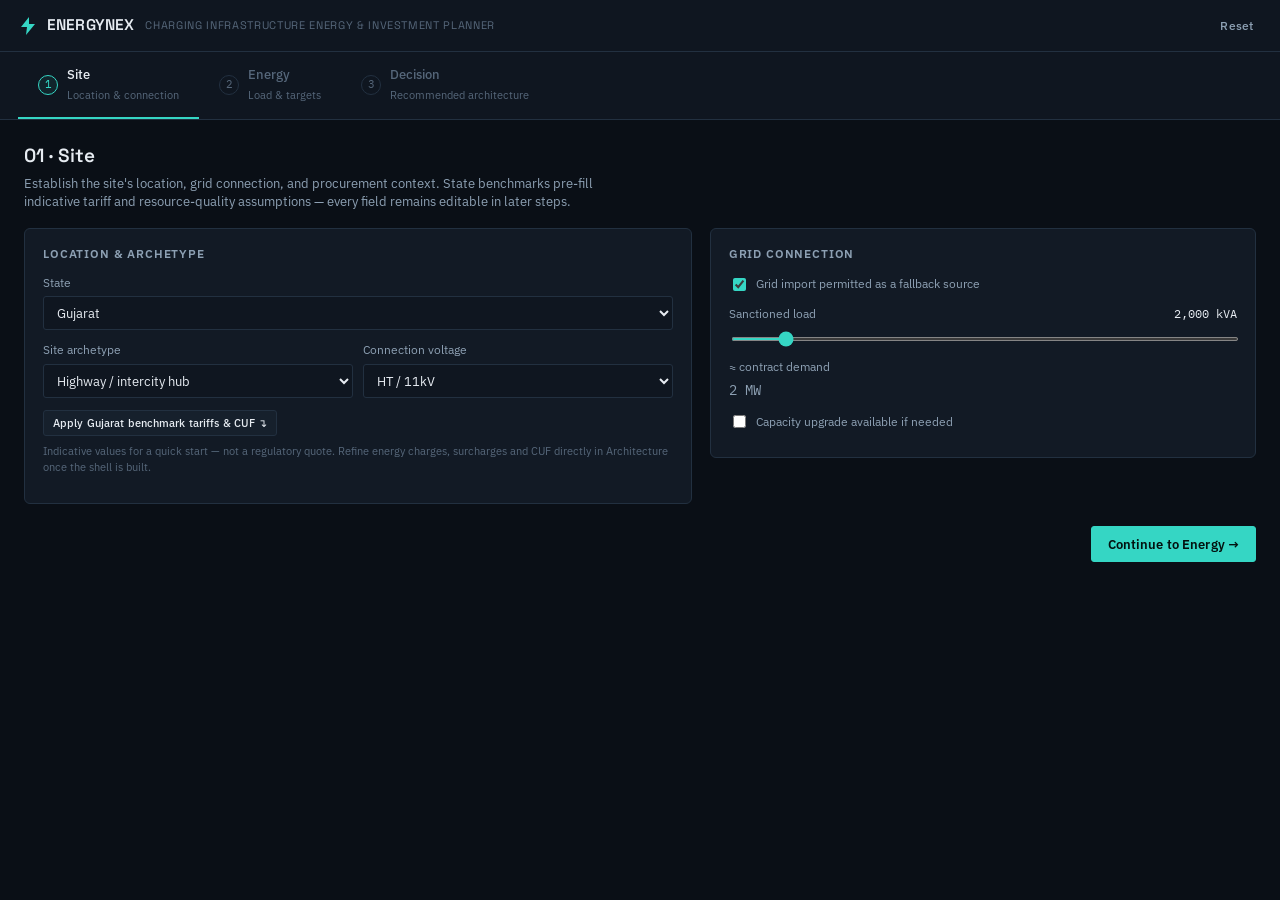
<file: edhara_2.html>
<!DOCTYPE html>
<html lang="en">
<head>
<meta charset="UTF-8"/>
<meta name="viewport" content="width=device-width, initial-scale=1.0"/>
<title>ENERGYNEX — Charging Infrastructure Energy &amp; Investment Planner</title>
<link rel="preconnect" href="https://fonts.googleapis.com">
<link href="https://fonts.googleapis.com/css2?family=Space+Grotesk:wght@500;600;700&family=IBM+Plex+Sans:wght@400;500;600&family=IBM+Plex+Mono:wght@400;500;600&display=swap" rel="stylesheet">
<style>
/* ============================================================
   ENERGYNEX — DESIGN SYSTEM
   Control-room / instrumentation aesthetic for an infrastructure
   planning tool. Not a product landing page.
   ============================================================ */
:root{
  --bg:            #0A0F16;
  --bg-raised:     #0F1620;
  --panel:         #121A25;
  --panel-2:       #16202C;
  --line:          #223040;
  --line-soft:     #1A2532;
  --text:          #E7ECF2;
  --text-dim:      #8DA0B3;
  --text-faint:    #56677A;
  --accent:        #35D6C4;
  --accent-dim:    #1F8B80;
  --warn:          #E8A33D;
  --bad:           #E2607A;
  --good:          #4CC48A;

  --c-solar:  #E8A33D;
  --c-wind:   #4FC3D9;
  --c-grid:   #7C8896;
  --c-oa:     #4CC48A;
  --c-gc:     #8C93E8;
  --c-bess:   #D9587A;
  --c-load:   #E7ECF2;

  --radius: 3px;
  --radius-lg: 6px;
  --font-ui: 'IBM Plex Sans', -apple-system, BlinkMacSystemFont, sans-serif;
  --font-mono: 'IBM Plex Mono', ui-monospace, monospace;
  --font-display: 'Space Grotesk', var(--font-ui);
}

*{ box-sizing:border-box; }
html,body{ height:100%; }
body{
  margin:0; background:var(--bg); color:var(--text);
  font-family:var(--font-ui); font-size:13.5px; line-height:1.45;
  -webkit-font-smoothing:antialiased;
}
@media (prefers-reduced-motion: reduce){ *{ animation-duration:0.001ms !important; transition-duration:0.001ms !important; } }

::selection{ background:var(--accent-dim); color:#03110F; }
a{ color:var(--accent); }
button{ font-family:inherit; }
input,select,textarea{ font-family:inherit; }

.mono{ font-family:var(--font-mono); font-variant-numeric:tabular-nums; }
.hidden{ display:none !important; }

/* ---------------- top chrome ---------------- */
#appHeader{
  height:52px; display:flex; align-items:center; gap:16px;
  padding:0 18px; border-bottom:1px solid var(--line); background:var(--bg-raised);
  position:sticky; top:0; z-index:40;
}
.brand{ display:flex; align-items:center; gap:9px; font-family:var(--font-display); font-weight:600; font-size:15.5px; letter-spacing:.01em; }
.brand-mark{ width:20px; height:20px; position:relative; }
.brand-mark svg{ width:100%; height:100%; display:block; }
.brand-sub{ color:var(--text-faint); font-size:11px; font-weight:400; margin-left:2px; letter-spacing:.06em; text-transform:uppercase; }
#appHeader .spacer{ flex:1; }
.headerStat{ display:flex; flex-direction:column; align-items:flex-end; gap:1px; padding:0 12px; border-left:1px solid var(--line-soft); }
.headerStat .v{ font-family:var(--font-mono); font-size:13px; color:var(--text); }
.headerStat .l{ font-size:9.5px; color:var(--text-faint); text-transform:uppercase; letter-spacing:.07em; }

/* ---------------- phase nav (wizard, Phase 1) ---------------- */
#phase1Nav{ display:flex; gap:0; border-bottom:1px solid var(--line); background:var(--bg-raised); padding:0 18px; }
.stepTab{
  display:flex; align-items:center; gap:9px; padding:13px 20px; cursor:pointer;
  border-bottom:2px solid transparent; color:var(--text-faint); user-select:none;
}
.stepTab .num{ font-family:var(--font-mono); font-size:11px; width:20px; height:20px; border-radius:50%; border:1px solid var(--line);
  display:flex; align-items:center; justify-content:center; color:var(--text-faint); }
.stepTab.active{ color:var(--text); border-bottom-color:var(--accent); }
.stepTab.active .num{ border-color:var(--accent); color:var(--accent); background:rgba(53,214,196,.08); }
.stepTab.done .num{ border-color:var(--good); color:var(--good); }
.stepTab .label{ font-size:13px; font-weight:500; }
.stepTab .sub{ font-size:10.5px; color:var(--text-faint); }

/* ---------------- phase2 tab bar ---------------- */
#phase2Nav{ display:flex; gap:4px; border-bottom:1px solid var(--line); background:var(--bg-raised); padding:0 18px; overflow-x:auto; }
.wsTab{ padding:11px 16px; font-size:12.5px; color:var(--text-faint); cursor:pointer; border-bottom:2px solid transparent; white-space:nowrap; letter-spacing:.01em; }
.wsTab:hover{ color:var(--text-dim); }
.wsTab.active{ color:var(--text); border-bottom-color:var(--accent); }

/* ---------------- summary strip (Phase 2) ---------------- */
#archSummary{
  display:flex; align-items:center; gap:0; padding:10px 18px; background:var(--panel);
  border-bottom:1px solid var(--line); flex-wrap:wrap; row-gap:8px;
}
#archSummary .archName{ font-size:12.5px; color:var(--text); font-weight:500; margin-right:16px; max-width:360px; overflow:hidden; text-overflow:ellipsis; white-space:nowrap; }
.sumKpi{ display:flex; flex-direction:column; gap:1px; padding:0 14px; border-left:1px solid var(--line-soft); }
.sumKpi:first-of-type{ border-left:none; }
.sumKpi .v{ font-family:var(--font-mono); font-size:14px; }
.sumKpi .l{ font-size:9.5px; color:var(--text-faint); text-transform:uppercase; letter-spacing:.06em; }
.scenarioPicker{ margin-left:auto; display:flex; align-items:center; gap:8px; }

/* ---------------- layout ---------------- */
#app{ display:flex; flex-direction:column; min-height:100vh; }
main{ flex:1; padding:22px 24px 60px; max-width:1400px; margin:0 auto; width:100%; }
.viewGrid{ display:grid; grid-template-columns: 1fr; gap:18px; }
.cols2{ display:grid; grid-template-columns: 1.1fr .9fr; gap:18px; align-items:start; }
.cols3{ display:grid; grid-template-columns: repeat(3,1fr); gap:14px; }
.colsAuto{ display:grid; grid-template-columns: repeat(auto-fit,minmax(220px,1fr)); gap:14px; }
@media (max-width: 980px){ .cols2, .cols3{ grid-template-columns:1fr; } }

/* ---------------- cards / panels ---------------- */
.card{
  background:var(--panel); border:1px solid var(--line); border-radius:var(--radius-lg);
  padding:16px 18px;
}
.card + .card{ margin-top:0; }
.cardHead{ display:flex; align-items:baseline; justify-content:space-between; margin-bottom:12px; gap:10px; }
.cardHead h3{ margin:0; font-size:12px; text-transform:uppercase; letter-spacing:.07em; color:var(--text-dim); font-weight:600; }
.cardHead .hint{ font-size:11px; color:var(--text-faint); }
h2.sectionTitle{ font-family:var(--font-display); font-size:19px; font-weight:600; margin:0 0 4px; }
p.sectionDesc{ color:var(--text-dim); font-size:12.5px; margin:0 0 18px; max-width:74ch; }

/* ---------------- form controls ---------------- */
label.field{ display:block; margin-bottom:12px; }
label.field .flabel{ display:flex; justify-content:space-between; font-size:11.5px; color:var(--text-dim); margin-bottom:5px; }
label.field .flabel .fval{ font-family:var(--font-mono); color:var(--text); }
input[type=text],input[type=number],select,textarea{
  width:100%; background:var(--bg-raised); border:1px solid var(--line); color:var(--text);
  padding:7px 9px; border-radius:var(--radius); font-size:12.5px; outline:none;
}
input[type=text]:focus,input[type=number]:focus,select:focus,textarea:focus{ border-color:var(--accent); box-shadow:0 0 0 2px rgba(53,214,196,.15); }
input[type=range]{ width:100%; accent-color:var(--accent); height:4px; background:transparent; }
.row{ display:flex; gap:10px; }
.row > *{ flex:1; }
.checkRow{ display:flex; align-items:center; gap:7px; font-size:12px; color:var(--text-dim); }
.checkRow input{ accent-color:var(--accent); }
.toggleGroup{ display:flex; border:1px solid var(--line); border-radius:var(--radius); overflow:hidden; }
.toggleGroup button{ flex:1; padding:7px 10px; background:var(--bg-raised); border:none; color:var(--text-dim); cursor:pointer; font-size:12px; border-right:1px solid var(--line); }
.toggleGroup button:last-child{ border-right:none; }
.toggleGroup button.active{ background:rgba(53,214,196,.12); color:var(--accent); }

button.btn{
  background:var(--panel-2); border:1px solid var(--line); color:var(--text); padding:9px 16px;
  border-radius:var(--radius); cursor:pointer; font-size:12.5px; font-weight:500; letter-spacing:.01em;
}
button.btn:hover{ border-color:var(--accent-dim); }
button.btn.primary{ background:var(--accent); border-color:var(--accent); color:#03110F; font-weight:600; }
button.btn.primary:hover{ background:#4FE6D3; }
button.btn.ghost{ background:transparent; border-color:transparent; color:var(--text-dim); padding:5px 8px; font-size:11.5px; }
button.btn.ghost:hover{ color:var(--text); }
button.btn.sm{ padding:5px 9px; font-size:11px; }
button.btn:disabled{ opacity:.4; cursor:not-allowed; }

details.advanced{ margin-top:8px; border-top:1px dashed var(--line-soft); padding-top:10px; }
details.advanced > summary{ cursor:pointer; font-size:11.5px; color:var(--accent-dim); list-style:none; display:flex; align-items:center; gap:6px; }
details.advanced > summary::-webkit-details-marker{ display:none; }
details.advanced > summary:before{ content:'▸'; font-size:9px; }
details.advanced[open] > summary:before{ content:'▾'; }
details.advanced > summary:hover{ color:var(--accent); }

/* ---------------- kpi + pill ---------------- */
.kpi{ background:var(--panel-2); border:1px solid var(--line); border-radius:var(--radius); padding:12px 14px; }
.kpi .kv{ font-family:var(--font-mono); font-size:20px; color:var(--text); }
.kpi .kv .unit{ font-size:11px; color:var(--text-faint); margin-left:3px; }
.kpi .kl{ font-size:10.5px; color:var(--text-faint); text-transform:uppercase; letter-spacing:.06em; margin-top:3px; }
.kpi .ksub{ font-size:10.5px; color:var(--text-dim); margin-top:4px; }
.kpi.good .kv{ color:var(--good); } .kpi.bad .kv{ color:var(--bad); } .kpi.warn .kv{ color:var(--warn); }

.pill{ display:inline-flex; align-items:center; gap:5px; font-size:10.5px; padding:3px 8px; border-radius:20px; border:1px solid var(--line); color:var(--text-dim); }
.pill.good{ border-color:rgba(76,196,138,.4); color:var(--good); background:rgba(76,196,138,.08); }
.pill.bad{ border-color:rgba(226,96,122,.4); color:var(--bad); background:rgba(226,96,122,.08); }
.pill.warn{ border-color:rgba(232,163,61,.4); color:var(--warn); background:rgba(232,163,61,.08); }
.dot{ width:7px; height:7px; border-radius:50%; display:inline-block; }

/* ---------------- tables ---------------- */
table.dataTable{ width:100%; border-collapse:collapse; font-size:12px; }
table.dataTable th{ text-align:left; font-size:10.5px; text-transform:uppercase; letter-spacing:.05em; color:var(--text-faint); font-weight:500; padding:7px 8px; border-bottom:1px solid var(--line); }
table.dataTable td{ padding:7px 8px; border-bottom:1px solid var(--line-soft); color:var(--text-dim); }
table.dataTable td.num,table.dataTable th.num{ text-align:right; font-family:var(--font-mono); }
table.dataTable tr:hover td{ color:var(--text); }
table.dataTable td input{ padding:4px 6px; font-size:12px; }

/* ---------------- vehicle / slot rows ---------------- */
.rowCard{ display:flex; align-items:center; gap:8px; padding:7px 0; border-bottom:1px solid var(--line-soft); }
.rowCard:last-child{ border-bottom:none; }
.rowCard .rc-name{ flex:1.6; }
.rowCard .rc-num{ flex:1; }

/* ---------------- candidate cards (Decision step) ---------------- */
.candCard{ background:var(--panel); border:1px solid var(--line); border-radius:var(--radius-lg); padding:16px; display:flex; flex-direction:column; gap:10px; position:relative; }
.candCard.best{ border-color:var(--accent-dim); box-shadow:0 0 0 1px rgba(53,214,196,.25) inset; }
.candCard .rank{ position:absolute; top:14px; right:16px; font-family:var(--font-mono); font-size:10px; color:var(--text-faint); }
.candCard h4{ margin:0; font-size:14px; font-weight:600; padding-right:50px; }
.candMix{ display:flex; height:8px; border-radius:4px; overflow:hidden; background:var(--bg-raised); }
.candMix span{ height:100%; }
.candLegend{ display:flex; flex-wrap:wrap; gap:8px; font-size:10px; color:var(--text-faint); }
.candKpis{ display:grid; grid-template-columns:repeat(2,1fr); gap:8px; margin-top:4px; }
.candKpis div{ background:var(--bg-raised); border-radius:var(--radius); padding:8px 9px; }
.candKpis .v{ font-family:var(--font-mono); font-size:14px; }
.candKpis .l{ font-size:9.5px; color:var(--text-faint); text-transform:uppercase; letter-spacing:.05em; }

/* ---------------- SVG chart containers ---------------- */
.chartWrap{ width:100%; overflow:visible; }
.chartWrap svg{ width:100%; height:auto; display:block; overflow:visible; font-family:var(--font-mono); }
.axisLabel{ fill:var(--text-faint); font-size:9px; }
.gridLine{ stroke:var(--line-soft); stroke-width:1; }

/* ---------------- flow diagram ---------------- */
.flowNode rect,.flowNode circle{ stroke-width:1.2; }
.flowNode text{ font-family:var(--font-mono); font-size:10.5px; fill:var(--text); }
.flowNode .lbl{ font-family:var(--font-ui); font-size:9.5px; fill:var(--text-faint); }
.flowEdge{ fill:none; opacity:.55; }
.flowEdge.dash{ stroke-dasharray:3 4; animation:flowmove 1.6s linear infinite; }
@keyframes flowmove{ to{ stroke-dashoffset:-14; } }

/* ---------------- scenario table ---------------- */
.scenRow.active td{ background:rgba(53,214,196,.06); }

/* ---------------- footer nav buttons ---------------- */
.stepFooter{ display:flex; justify-content:space-between; margin-top:22px; }

/* ---------------- scrollbar ---------------- */
::-webkit-scrollbar{ width:10px; height:10px; }
::-webkit-scrollbar-track{ background:var(--bg); }
::-webkit-scrollbar-thumb{ background:var(--line); border-radius:5px; }
::-webkit-scrollbar-thumb:hover{ background:var(--text-faint); }

/* focus visibility */
a:focus-visible, button:focus-visible, input:focus-visible, select:focus-visible, [tabindex]:focus-visible{
  outline:2px solid var(--accent); outline-offset:1px;
}

.emptyState{ text-align:center; padding:40px 20px; color:var(--text-faint); }
.emptyState .big{ font-size:28px; margin-bottom:8px; }

@media (max-width: 700px){
  main{ padding:16px 12px 50px; }
  .candKpis{ grid-template-columns:1fr 1fr; }
}

</style>
</head>
<body>
<div id="app">
  <header id="appHeader"></header>
  <nav id="phase1Nav"></nav>
  <nav id="phase2Nav" class="hidden"></nav>
  <div id="archSummary" class="hidden"></div>
  <main><div id="mainContent"></div></main>
</div>
<script>
/* ============================================================
   E-DHARA CANONICAL 8760-HOUR ENGINE
   Pure functions, no DOM. Testable in Node, then embedded as-is
   into the browser build.
   ============================================================ */

const clamp = (v,a,b)=>Math.max(a,Math.min(b,v));

/* ---------------- 8760 timeline (built once, constant) ---------------- */
function generate8760Timeline(){
  const daysInMonth=[31,28,31,30,31,30,31,31,30,31,30,31];
  const monthNames=['Jan','Feb','Mar','Apr','May','Jun','Jul','Aug','Sep','Oct','Nov','Dec'];
  const timeline=[];
  let idx=0, doy=0;
  for(let m=0;m<12;m++){
    for(let d=1; d<=daysInMonth[m]; d++){
      for(let h=0; h<24; h++){
        timeline.push({idx, month:m, monthName:monthNames[m], day:d, hour:h, doy, dow:doy%7});
        idx++;
      }
      doy++;
    }
  }
  return timeline; // length 8760 exactly (non-leap synthetic year)
}
const TIMELINE_8760 = generate8760Timeline();
const HOURS_PER_YEAR = TIMELINE_8760.length; // 8760

/* ---------------- operating-day mask ----------------
   `opdays` no longer multiplies a 24h representative day into an annual
   number. Instead it determines, inside the 8760 profile itself, which
   of the 365 days actually see charging demand (spread evenly across
   the year via a Bresenham-style accumulator, not bunched at the start).
   This keeps opdays meaningful without it being the annual-total formula. */
function operatingDayMask(opdays){
  const totalDays=365;
  const on = new Array(totalDays).fill(false);
  const frac = clamp(opdays,0,365)/totalDays;
  let acc=0;
  for(let d=0; d<totalDays; d++){
    acc+=frac;
    if(acc>=0.999999){ on[d]=true; acc-=1; }
  }
  return on;
}

/* ---------------- 24h shape helper (reused inside 8760 generation) ---------------- */
function shapeArray(shape){
  const flat = Array(24).fill(1/24);
  if(shape==='flat') return flat;
  const arr = Array(24).fill(0);
  if(shape==='daytime'){ for(let h=8;h<18;h++) arr[h]=1; }
  else if(shape==='evening'){ for(let h=16;h<23;h++) arr[h]=1; for(let h=8;h<16;h++) arr[h]=0.4; }
  else if(shape==='night'){ for(let h=0;h<6;h++) arr[h]=1; for(let h=20;h<24;h++) arr[h]=0.8; for(let h=6;h<20;h++) arr[h]=0.25; }
  else return flat;
  const s = arr.reduce((a,b)=>a+b,0);
  return arr.map(v=>v/s);
}

/* ---------------- DEMAND 8760 (terminal / steady-state) ----------------
   dailyKWhTotal: steady-state daily energy (kWh) from the vehicle table.
   Returns an 8760-length MWh/hour array representing TERMINAL demand.
   Multiply elementwise by a scalar utilisation fraction for a given
   project year — this is the ONLY place annual demand is derived, and
   it is NOT `24h-day-total * opdays`; opdays instead zeroes out
   non-operating days inside the full 365-day/8760-hour array. */
function generateDemand8760Profile(dailyKWhTotal, shape, opdays){
  const hourWeights = shapeArray(shape); // sums to 1 across 24h
  const mask = operatingDayMask(opdays);
  const out = new Float64Array(HOURS_PER_YEAR);
  for(let h=0; h<HOURS_PER_YEAR; h++){
    const t = TIMELINE_8760[h];
    if(!mask[t.doy]){ out[h]=0; continue; }
    out[h] = (dailyKWhTotal * hourWeights[t.hour]) / 1000; // kWh -> MWh
  }
  return out;
}

/* ---------------- SOLAR / WIND unit-MW 8760 shapes ----------------
   Synthetic, deterministic, clearly labelled placeholders. Built to
   auto-scale so the annual energy from 1 MW installed capacity equals
   exactly 8760 * (CUF%) MWh, matching the CUF input the user enters —
   the shape distributes that energy across a solar bell-curve day and
   a seasonal multiplier (India-generic, NOT a specific site/weather
   dataset), rather than repeating one flat day 365 times. */
const SOLAR_SEASONAL = [0.92,0.98,1.08,1.12,1.10,0.92,0.78,0.80,0.92,1.02,1.00,0.94]; // Jan..Dec, avg ~1.0
const WIND_SEASONAL   = [0.75,0.70,0.75,0.95,1.25,1.55,1.60,1.45,1.05,0.75,0.65,0.65]; // pre/monsoon-heavy, avg ~1.0

function _normalizeSeasonal(arr){
  const daysInMonth=[31,28,31,30,31,30,31,31,30,31,30,31];
  const weighted = arr.reduce((s,v,i)=>s+v*daysInMonth[i],0)/365;
  return arr.map(v=>v/weighted);
}
const SOLAR_SEASONAL_N = _normalizeSeasonal(SOLAR_SEASONAL);
const WIND_SEASONAL_N  = _normalizeSeasonal(WIND_SEASONAL);

function solarDayCurve(hour){
  const x=(hour-12)/6.5;
  return Math.max(0, Math.exp(-x*x*2.2));
}
function windDayCurve(hour){
  return Math.max(0, 0.85+0.3*Math.sin((hour-3)/24*2*Math.PI));
}

/* returns an 8760 MWh/hour array for 1 MW installed capacity, rescaled
   so its annual sum == 8760*(cufPct/100) MWh exactly. */
function generateUnitMWShape8760(cufPct, kind){
  const raw = new Float64Array(HOURS_PER_YEAR);
  const dayFn = kind==='wind' ? windDayCurve : solarDayCurve;
  const seasonal = kind==='wind' ? WIND_SEASONAL_N : SOLAR_SEASONAL_N;
  for(let h=0; h<HOURS_PER_YEAR; h++){
    const t = TIMELINE_8760[h];
    raw[h] = dayFn(t.hour) * seasonal[t.month];
  }
  const rawSum = raw.reduce((s,v)=>s+v,0);
  const targetAnnual = HOURS_PER_YEAR*(cufPct/100);
  const scale = rawSum>0 ? targetAnnual/rawSum : 0;
  const out = new Float64Array(HOURS_PER_YEAR);
  for(let h=0;h<HOURS_PER_YEAR;h++) out[h]=raw[h]*scale;
  return out; // MWh/hour per 1 MW installed
}

function scaleProfile(unitShape, mw){
  const out = new Float64Array(HOURS_PER_YEAR);
  for(let h=0;h<HOURS_PER_YEAR;h++) out[h]=unitShape[h]*mw;
  return out;
}
function addProfiles(...profiles){
  const out = new Float64Array(HOURS_PER_YEAR);
  for(const p of profiles) for(let h=0;h<HOURS_PER_YEAR;h++) out[h]+=p[h];
  return out;
}
function constProfile(mw){
  const out = new Float64Array(HOURS_PER_YEAR);
  out.fill(mw);
  return out;
}

/* ---------------- OA availability profile ----------------
   OA is now a real hourly-available energy source, not an annual
   blended ₹/kWh adjustment. `oaMW` = contracted capacity; `oaShape`
   selects whether the contracted block behaves like solar-shaped,
   wind-shaped, or firm round-the-clock (flat) supply — an explicit,
   editable MODEL ASSUMPTION about the OA generator's profile, not a
   regulatory fact. */
function generateOA8760Profile(oaMW, oaShape, solarUnitShape, windUnitShape){
  if(oaMW<=0) return new Float64Array(HOURS_PER_YEAR);
  if(oaShape==='wind') return scaleProfile(windUnitShape, oaMW);
  if(oaShape==='flat') return constProfile(oaMW);
  return scaleProfile(solarUnitShape, oaMW); // default solar-shaped
}

/* ---------------- GC generation + entitlement profile ----------------
   Ownership/equity %, energy entitlement %, and actual self-consumption
   are kept as three distinct numbers (never collapsed):
   - gcGenProfile8760: SPV's own physical generation (solar+wind mix)
   - gcEntitlementPct: contractual/assumed share of that generation
     allocated to this site's energy account — an explicit editable
     assumption field, independent of equity %.
   - actual self-consumption is measured AFTER dispatch (how much of
     the entitled energy the site could actually use). */
function generateGC8760Profiles(gcMW, solarSharePct, solarUnitShape, windUnitShape, entitlementPct){
  const solarMW = gcMW*(solarSharePct/100);
  const windMW = gcMW*(1-solarSharePct/100);
  const genProfile = addProfiles(scaleProfile(solarUnitShape, solarMW), scaleProfile(windUnitShape, windMW));
  const availProfile = new Float64Array(HOURS_PER_YEAR);
  const frac = clamp(entitlementPct,0,100)/100;
  for(let h=0;h<HOURS_PER_YEAR;h++) availProfile[h]=genProfile[h]*frac;
  return {genProfile, availProfile};
}

/* ---------------- HOURLY TARIFF BUILDER ----------------
   Converts a Flat or Time-of-Day tariff definition into an 8760-length
   ₹/kWh array so dispatch can use the ACTUAL applicable price for each
   hour, never an annual average. ToD pattern repeats identically every
   day (slots are hour-of-day, not date-specific) — this matches how
   DISCOM/OA/GC ToD tariffs are actually published.
   slots: [{start:0, end:6, rate:3.2}, ...] — start/end are hour-of-day
   integers 0-24, non-wrapping (a 22:00-02:00 slot must be entered as
   two slots: 22-24 and 0-2). Later slots overwrite earlier ones on
   overlap (last-write-wins), so the caller controls precedence. Hours
   not covered by any slot fall back to flatValue. */
function buildHourlyTariff(mode, flatValue, slots){
  const hourRate = new Array(24).fill(flatValue);
  if(mode==='tod' && Array.isArray(slots)){
    for(const slot of slots){
      const start = clamp(Math.round(slot.start),0,24);
      const end = clamp(Math.round(slot.end),0,24);
      for(let h=start; h<end; h++){ if(h>=0&&h<24) hourRate[h]=slot.rate; }
    }
  }
  const out = new Float64Array(HOURS_PER_YEAR);
  for(let h=0; h<HOURS_PER_YEAR; h++) out[h]=hourRate[TIMELINE_8760[h].hour];
  return out;
}

/* ---------------- BESS SCHEDULE (strategy -> which hours-of-day are
   used for economic Grid/OA/GC charging, and which hours discharge is
   restricted to) ----------------
   Computed ONCE per dispatch call (not per-hour) from the 24-hour ToD
   pattern, since tariffs are daily-periodic by construction above.
   This is a deterministic, explainable heuristic (cheapest N hours /
   priciest N hours, N sized off MWh/MW), consistent with the coarse
   grid-search style already used by the optimiser elsewhere in this
   model — NOT a full forward-looking stochastic optimisation. */
function computeBessSchedule(bessMW, bessMWh, tariffs, strategy, sources, customWindows, rte){
  if(strategy==='custom' && customWindows){
    return {
      chargeHours: new Set(customWindows.chargeHours||[]),
      dischargeRestrict: (customWindows.dischargeHours && customWindows.dischargeHours.length) ? new Set(customWindows.dischargeHours) : null
    };
  }
  if(!strategy || strategy==='renewable'){
    return {chargeHours:new Set(), dischargeRestrict:null}; // no Grid/OA/GC->BESS charging
  }
  // Two distinct price signals: which hours are cheap enough to CHARGE from
  // (gated by which sources are permitted to charge the battery) vs which
  // hours are expensive enough to justify DISCHARGING to avoid import (this
  // just needs to know the price of whatever would otherwise serve the load,
  // independent of whether that pathway is an allowed charge source).
  const priceAtCharge = h=>{
    let best = Infinity;
    if(sources && sources.grid && tariffs.grid) best = Math.min(best, tariffs.grid[h]);
    if(sources && sources.oa && tariffs.oa) best = Math.min(best, tariffs.oa[h]);
    if(sources && sources.gc && tariffs.gc) best = Math.min(best, tariffs.gc[h]);
    return best;
  };
  const priceAtDischarge = h=> tariffs.grid ? tariffs.grid[h] : Infinity; // grid is the last-resort source peak-shaving avoids; OA/GC are served ahead of BESS regardless of price
  const chargeHoursArr = Array.from({length:24},(_,h)=>({h, price:priceAtCharge(h)})).filter(x=>isFinite(x.price));
  const dischargeHoursArr = Array.from({length:24},(_,h)=>({h, price:priceAtDischarge(h)})).filter(x=>isFinite(x.price));
  if(chargeHoursArr.length===0 && dischargeHoursArr.length===0) return {chargeHours:new Set(), dischargeRestrict:null};
  const ascending = [...chargeHoursArr].sort((a,b)=>a.price-b.price);
  const descending = [...dischargeHoursArr].sort((a,b)=>b.price-a.price);
  const hoursToFill = bessMW>0 ? clamp(Math.ceil(bessMWh/bessMW),1,12) : 0;
  const cheapest = ascending.slice(0,hoursToFill);
  const priciest = descending.slice(0,hoursToFill);
  const avgCheap = cheapest.length ? cheapest.reduce((s,x)=>s+x.price,0)/cheapest.length : Infinity;
  const avgExpensive = priciest.length ? priciest.reduce((s,x)=>s+x.price,0)/priciest.length : 0;
  const effRte = rte>0 ? rte : 1;
  // worth charging only if the avoided peak cost clears round-trip losses
  // with a small margin — otherwise arbitrage would lose money after RTE.
  const worthwhile = cheapest.length>0 && avgExpensive > (avgCheap/effRte)*1.02;

  if(strategy==='mincost'){
    return {chargeHours: worthwhile ? new Set(cheapest.map(x=>x.h)) : new Set(), dischargeRestrict:null};
  }
  if(strategy==='peak'){
    return {chargeHours:new Set(), dischargeRestrict: priciest.length ? new Set(priciest.map(x=>x.h)) : null};
  }
  if(strategy==='arbitrage'){
    return {chargeHours: worthwhile ? new Set(cheapest.map(x=>x.h)) : new Set(), dischargeRestrict: priciest.length ? new Set(priciest.map(x=>x.h)) : null};
  }
  return {chargeHours:new Set(), dischargeRestrict:null};
}

/* ================================================================
   CANONICAL 8760 DISPATCH
   Priority order over ['solar','wind','gc','oa','bess'] to meet demand;
   'grid' always resolves last, hard-capped at gridCapMW; unmet demand
   after the grid cap is recorded as unserved energy — never silently
   imported. BESS also gets an explicit charging pass fed only by
   OWNED surplus renewable (solar+wind) left over after demand is met,
   consistent with dispatch priority — GC/OA surplus is not assumed
   curtailable at this site since it is procured, not owned generation.
   Runs for all 8760 hours in one pass; `collectHourly` controls whether
   full per-hour arrays are retained (needed for charts) or only
   monthly/annual aggregates are accumulated (used by the optimizer for
   speed across many candidates).
   ================================================================ */
function runDispatch8760(profiles, params, collectHourly){
  const {demand, solar, wind, gcAvail, oaAvail} = profiles;
  const n = demand.length;
  const priority = params.priorityOrder || ['solar','wind','gc','oa','bess','grid'];
  const demandPriority = priority.filter(p=>p!=='grid'); // grid always resolved last regardless of position

  const socMin = params.bessMWh*params.socMinFrac;
  const socMax = params.bessMWh*params.socMaxFrac;
  let soc = params.bessMWh*0.5;

  // Economic BESS scheduling (Grid/OA/GC charging + discharge windows).
  // Fully backward-compatible: if the caller doesn't pass bessChargeSources
  // (existing callers never do), schedule.chargeHours is empty and
  // dischargeRestrict is null, so behaviour is IDENTICAL to before.
  const rte = (params.chargeEff||1)*(params.dischargeEff||1);
  const schedule = computeBessSchedule(
    params.bessMW, params.bessMWh, params.tariffs||{}, params.bessStrategy,
    params.bessChargeSources, params.customWindows, rte
  );

  const tariffs = params.tariffs||{};
  const monthly = Array.from({length:12},()=>({
    demand:0, solar:0, wind:0, gc:0, oa:0, bessCharge:0, bessDischarge:0, grid:0, gridForBess:0, curtail:0, unserved:0,
    bessChargeRenewable:0, bessChargeGrid:0, bessChargeOA:0, bessChargeGC:0,
    gridEnergyCostRs:0, oaEnergyCostRs:0, gcEnergyCostRs:0, bessGridCostRs:0, bessOACostRs:0, bessGCCostRs:0
  }));
  let peakGridMW = 0;
  let peakGridNeedMW = 0;
  const hourly = collectHourly ? [] : null;

  for(let h=0; h<n; h++){
    const t = TIMELINE_8760[h];
    let need = demand[h];
    const totalDemandThisHour = need;
    let solarAvail = solar[h], windAvail = wind[h], gcAv = gcAvail[h], oaAv = oaAvail[h];
    let solarUsed=0, windUsed=0, gcUsed=0, oaUsed=0, bessDis=0, gridUsed=0;

    for(const src of demandPriority){
      if(need<=1e-9) break;
      if(src==='solar'){ const u=Math.min(solarAvail,need); solarUsed+=u; need-=u; solarAvail-=u; }
      else if(src==='wind'){ const u=Math.min(windAvail,need); windUsed+=u; need-=u; windAvail-=u; }
      else if(src==='gc'){ const u=Math.min(gcAv,need); gcUsed+=u; need-=u; gcAv-=u; }
      else if(src==='oa'){ const u=Math.min(oaAv,need); oaUsed+=u; need-=u; oaAv-=u; }
      else if(src==='bess'){
        const hourAllowed = !schedule.dischargeRestrict || schedule.dischargeRestrict.has(t.hour);
        if(hourAllowed){
          const maxDis = Math.max(0, Math.min(params.bessMW, (soc-socMin)*params.dischargeEff));
          const u = Math.min(maxDis, need);
          if(u>0){ bessDis+=u; need-=u; soc-=u/params.dischargeEff; }
        }
      }
    }
    // grid resolves last, hard-capped — track the UNCAPPED requirement too,
    // so any unserved energy can be explained honestly (peakGridMW itself is
    // always <= gridCapMW by construction and can never "exceed" it).
    peakGridNeedMW = Math.max(peakGridNeedMW, Math.max(need,0));
    gridUsed = Math.min(params.gridCapMW, Math.max(need,0));
    let unserved = Math.max(need-gridUsed, 0);

    // BESS charging pass 1: leftover OWNED renewable surplus (unchanged from
    // before), only if we did not already discharge this hour (no same-hour
    // charge+discharge).
    // BESS charging pass 1: leftover OWNED renewable surplus, gated by which
    // sources are actually permitted to charge the battery (solar/wind
    // toggles) — surplus from a disallowed source is curtailed, not forced
    // into the battery via the other allowed source's headroom.
    let bessChgRenewable=0, curtail=0;
    const chgSrc = params.bessChargeSources||{};
    const solarSurplus = (chgSrc.solar!==false) ? solarAvail : 0;
    const windSurplus = (chgSrc.wind!==false) ? windAvail : 0;
    const totalSurplus = solarAvail + windAvail;
    const chargeableSurplus = solarSurplus + windSurplus;
    if(bessDis<=1e-9 && chargeableSurplus>1e-9 && soc<socMax){
      const headroomMWh = (socMax-soc)/params.chargeEff;
      const maxChg = Math.min(params.bessMW, chargeableSurplus, headroomMWh);
      bessChgRenewable = Math.max(0,maxChg);
      soc += bessChgRenewable*params.chargeEff;
    }
    curtail = Math.max(totalSurplus-bessChgRenewable,0);

    // BESS charging pass 2: economic Grid/OA/GC charging, ONLY during the
    // strategy's chargeHours window (empty by default -> no effect on any
    // existing caller). Draws from whatever import capacity is left after
    // demand was served this hour: (gridCapMW - gridUsed) for grid, and the
    // leftover of the same OA/GC availability profile used for demand.
    // NOTE: gridUsed above is DEMAND-serving grid only, and stays that way —
    // it feeds the hourly energy-balance equation (demand = solar+wind+gc+
    // oa+bessDischarge+grid+unserved). Grid drawn to charge BESS is tracked
    // separately (gridForBess) and added back only when checking the
    // sanctioned import cap, never into the demand-balance `grid` field.
    let bessChgGrid=0, bessChgOA=0, bessChgGC=0, gridForBess=0;
    if(bessDis<=1e-9 && soc<socMax && schedule.chargeHours.has(t.hour) && params.bessChargeSources){
      const candidates=[];
      if(params.bessChargeSources.grid){
        const gridLeft = Math.max(0, params.gridCapMW-gridUsed);
        if(gridLeft>1e-9) candidates.push({src:'grid', avail:gridLeft, price:tariffs.grid?tariffs.grid[h]:Infinity});
      }
      if(params.bessChargeSources.oa && oaAv>1e-9) candidates.push({src:'oa', avail:oaAv, price:tariffs.oa?tariffs.oa[h]:Infinity});
      if(params.bessChargeSources.gc && gcAv>1e-9) candidates.push({src:'gc', avail:gcAv, price:tariffs.gc?tariffs.gc[h]:Infinity});
      candidates.sort((a,b)=>a.price-b.price);
      const headroomMWh = (socMax-soc)/params.chargeEff;
      let remaining = Math.max(0, Math.min(params.bessMW-bessChgRenewable, headroomMWh));
      for(const c of candidates){
        if(remaining<=1e-9) break;
        const u = Math.min(c.avail, remaining);
        if(u<=1e-9) continue;
        if(c.src==='grid'){ gridForBess+=u; bessChgGrid+=u; }
        else if(c.src==='oa'){ oaAv-=u; bessChgOA+=u; }
        else if(c.src==='gc'){ gcAv-=u; bessChgGC+=u; }
        soc += u*params.chargeEff;
        remaining -= u;
      }
    }
    const bessChg = bessChgRenewable+bessChgGrid+bessChgOA+bessChgGC;
    const gridTotalImport = gridUsed+gridForBess; // demand + BESS charging, for cap/peak/cost purposes

    peakGridMW = Math.max(peakGridMW, gridTotalImport);

    // Hourly-priced procurement cost: actual metered ₹, not an annual-average
    // proxy. Uses the same tariffs array the BESS scheduler consumed, so a
    // ToD/flat rate structure now changes the money, not just the schedule.
    const gRate = tariffs.grid ? tariffs.grid[h] : 0;
    const oRate = tariffs.oa ? tariffs.oa[h] : 0;
    const cRate2 = tariffs.gc ? tariffs.gc[h] : 0;
    const gridEnergyCostRs = gridUsed*1000*gRate;
    const bessGridCostRs = gridForBess*1000*gRate;
    const oaEnergyCostRs = oaUsed*1000*oRate;
    const bessOACostRs = bessChgOA*1000*oRate;
    const gcEnergyCostRs = gcUsed*1000*cRate2;
    const bessGCCostRs = bessChgGC*1000*cRate2;

    const m = t.month;
    monthly[m].demand += totalDemandThisHour;
    monthly[m].solar += solarUsed;
    monthly[m].wind += windUsed;
    monthly[m].gc += gcUsed;
    monthly[m].oa += oaUsed;
    monthly[m].bessCharge += bessChg;
    monthly[m].bessChargeRenewable += bessChgRenewable;
    monthly[m].bessChargeGrid += bessChgGrid;
    monthly[m].bessChargeOA += bessChgOA;
    monthly[m].bessChargeGC += bessChgGC;
    monthly[m].bessDischarge += bessDis;
    monthly[m].grid += gridUsed;
    monthly[m].gridForBess += gridForBess;
    monthly[m].curtail += curtail;
    monthly[m].unserved += unserved;
    monthly[m].gridEnergyCostRs += gridEnergyCostRs;
    monthly[m].oaEnergyCostRs += oaEnergyCostRs;
    monthly[m].gcEnergyCostRs += gcEnergyCostRs;
    monthly[m].bessGridCostRs += bessGridCostRs;
    monthly[m].bessOACostRs += bessOACostRs;
    monthly[m].bessGCCostRs += bessGCCostRs;

    if(collectHourly){
      hourly.push({idx:h, month:t.month, day:t.day, hour:t.hour,
        demand:totalDemandThisHour, solar:solarUsed, wind:windUsed, gc:gcUsed, oa:oaUsed,
        bessCharge:bessChg, bessChargeRenewable:bessChgRenewable, bessChargeGrid:bessChgGrid, bessChargeOA:bessChgOA, bessChargeGC:bessChgGC,
        bessDischarge:bessDis, grid:gridUsed, gridForBess, gridTotal:gridTotalImport, unserved, curtail, soc, socMin, socMax});
    }
  }

  const annual = monthly.reduce((s,m)=>({
    demand:s.demand+m.demand, solar:s.solar+m.solar, wind:s.wind+m.wind, gc:s.gc+m.gc, oa:s.oa+m.oa,
    bessCharge:s.bessCharge+m.bessCharge, bessDischarge:s.bessDischarge+m.bessDischarge,
    bessChargeRenewable:s.bessChargeRenewable+m.bessChargeRenewable, bessChargeGrid:s.bessChargeGrid+m.bessChargeGrid,
    bessChargeOA:s.bessChargeOA+m.bessChargeOA, bessChargeGC:s.bessChargeGC+m.bessChargeGC,
    grid:s.grid+m.grid, gridForBess:s.gridForBess+m.gridForBess, curtail:s.curtail+m.curtail, unserved:s.unserved+m.unserved,
    gridEnergyCostRs:s.gridEnergyCostRs+m.gridEnergyCostRs, oaEnergyCostRs:s.oaEnergyCostRs+m.oaEnergyCostRs,
    gcEnergyCostRs:s.gcEnergyCostRs+m.gcEnergyCostRs, bessGridCostRs:s.bessGridCostRs+m.bessGridCostRs,
    bessOACostRs:s.bessOACostRs+m.bessOACostRs, bessGCCostRs:s.bessGCCostRs+m.bessGCCostRs
  }), {demand:0,solar:0,wind:0,gc:0,oa:0,bessCharge:0,bessDischarge:0,bessChargeRenewable:0,bessChargeGrid:0,bessChargeOA:0,bessChargeGC:0,grid:0,gridForBess:0,curtail:0,unserved:0,
    gridEnergyCostRs:0,oaEnergyCostRs:0,gcEnergyCostRs:0,bessGridCostRs:0,bessOACostRs:0,bessGCCostRs:0});

  return {monthly, annual, peakGridMW, peakGridNeedMW, hourly};
}

if (typeof module !== 'undefined' && module.exports) {
  module.exports = {
    clamp, generate8760Timeline, TIMELINE_8760, HOURS_PER_YEAR, operatingDayMask, shapeArray,
    generateDemand8760Profile, generateUnitMWShape8760, scaleProfile, addProfiles, constProfile,
    generateOA8760Profile, generateGC8760Profiles, runDispatch8760, SOLAR_SEASONAL_N, WIND_SEASONAL_N,
    buildHourlyTariff, computeBessSchedule
  };
}
/* ============================================================
   ENERGYNEX — CALCULATION LAYER
   DOM-free port of edhara.js's compute functions. Formulas are
   preserved as-is; only the input plumbing changes: instead of
   reading global DOM fields via readInputs(), everything here
   takes an explicit `inp` state object (see defaultInputs()).
   ============================================================ */
const fmt = (n, d=2) => { if(!isFinite(n)) return "—"; return Number(n).toLocaleString('en-IN',{maximumFractionDigits:d,minimumFractionDigits:0}); };
const clampV = clamp; // alias, engine.js already defines `clamp`

/* ---------------- scenario presets ---------------- */
const scenarioPresets = {
  base:     {util:1.00, grid:1.00, bess:1.00, price:1.00, interest:0,   ren:1.00, label:"Base Case"},
  downside: {util:0.80, grid:1.05, bess:1.10, price:0.92, interest:100, ren:0.90, label:"Downside"},
  upside:   {util:1.20, grid:0.97, bess:0.90, price:1.08, interest:-50, ren:1.05, label:"Upside"},
  stress:   {util:0.70, grid:1.30, bess:1.25, price:0.85, interest:300, ren:0.85, label:"Stress Case"},
};
function scenMult(inp){
  const p = scenarioPresets[inp.scenario] || scenarioPresets.base;
  return {
    util:   p.util   * (1+(inp.st_util||0)/100),
    grid:   p.grid   * (1+(inp.st_grid||0)/100),
    bess:   p.bess   * (1+(inp.st_bess||0)/100),
    price:  p.price  * (1+(inp.st_price||0)/100),
    interest: p.interest + (inp.st_int||0),
    ren:    p.ren    * (1+(inp.st_ren||0)/100),
  };
}

/* ---------------- indicative state benchmarks (editable starting points) ---------------- */
const STATE_BENCHMARKS = {
  "Gujarat":      {g_energy:8.10, oa_css:1.33, oa_wheel:0.24, oa_addl:0.76, oa_bank:1.50, gc_charges:1.35, s_cuf:19.5, w_cuf:26.0},
  "Rajasthan":    {g_energy:6.90, oa_css:1.35, oa_wheel:0.70, oa_addl:0.40, oa_bank:1.10, gc_charges:1.20, s_cuf:21.5, w_cuf:22.0},
  "Maharashtra":  {g_energy:8.10, oa_css:1.55, oa_wheel:1.05, oa_addl:0.50, oa_bank:1.20, gc_charges:1.75, s_cuf:18.5, w_cuf:20.0},
  "Karnataka":    {g_energy:7.60, oa_css:1.40, oa_wheel:0.95, oa_addl:0.45, oa_bank:1.15, gc_charges:1.60, s_cuf:18.0, w_cuf:24.0},
  "Tamil Nadu":   {g_energy:7.80, oa_css:1.20, oa_wheel:0.90, oa_addl:0.40, oa_bank:1.10, gc_charges:1.55, s_cuf:17.5, w_cuf:28.0},
  "Delhi":        {g_energy:8.40, oa_css:1.65, oa_wheel:1.15, oa_addl:0.55, oa_bank:1.25, gc_charges:1.85, s_cuf:17.0, w_cuf:0.0},
  "Uttar Pradesh":{g_energy:7.20, oa_css:1.30, oa_wheel:0.85, oa_addl:0.40, oa_bank:1.10, gc_charges:1.45, s_cuf:17.8, w_cuf:15.0},
  "Telangana":    {g_energy:7.90, oa_css:1.35, oa_wheel:0.90, oa_addl:0.45, oa_bank:1.15, gc_charges:1.55, s_cuf:18.8, w_cuf:16.0},
};

/* ---------------- finance primitives ---------------- */
function crf(ratePct, years){ const r=ratePct/100; if(r===0) return 1/years; return r*Math.pow(1+r,years)/(Math.pow(1+r,years)-1); }
function npv(ratePct, flows){ const r=ratePct/100; return flows.reduce((s,cf,t)=>s+cf/Math.pow(1+r,t),0); }
function irrLabel(v){ if(isNaN(v)) return '—'; if(!isFinite(v)) return '>2000%'; return fmt(v,1)+'%'; }
function irr(flows){
  let lo=-0.99, hi=20.0;
  const f = r => flows.reduce((s,cf,t)=>s+cf/Math.pow(1+r,t),0);
  let flo=f(lo), fhi=f(hi);
  if(isNaN(flo)||isNaN(fhi)) return NaN;
  if(flo*fhi>0) return flo>0 ? Infinity : NaN;
  for(let i=0;i<100;i++){
    const mid=(lo+hi)/2, fm=f(mid);
    if(Math.abs(fm)<1e-6) return mid*100;
    if(flo*fm<0){ hi=mid; fhi=fm; } else { lo=mid; flo=fm; }
  }
  return ((lo+hi)/2)*100;
}
function genEngine(mw, capexCrPerMW, omLakhPerMW, life, hurdlePct){
  const capexCr = mw*capexCrPerMW;
  const annualCapexCharge = capexCr>0 ? capexCr*crf(hurdlePct,life) : 0;
  const annualOM = mw*omLakhPerMW/100;
  return {capexCr, annualCapexCharge, annualOM};
}

/* ---------------- misc helpers ---------------- */
function priorityArrayFrom(key){
  if(key==='solar-wind-oa-gc-bess-grid') return ['solar','wind','oa','gc','bess','grid'];
  if(key==='solar-wind-bess-gc-oa-grid') return ['solar','wind','bess','gc','oa','grid'];
  return ['solar','wind','gc','oa','bess','grid'];
}
function utilisationFraction(inp, year){
  const y1 = clampV(inp.util_y1,0,1000)/100, term = clampV(inp.util_terminal,0,1000)/100;
  const rampY = Math.max(inp.util_rampyears,1);
  if(year>=rampY) return term;
  const t = (year-1)/rampY;
  if(inp.util_shape==='scurve'){ const s=t*t*(3-2*t); return y1+(term-y1)*s; }
  return y1 + (term-y1)*t;
}
function parseHourList(str){
  if(!str) return [];
  return String(str).split(',').map(s=>parseInt(s.trim(),10)).filter(n=>Number.isFinite(n)&&n>=0&&n<24);
}
function customChargeSum(list){ return (list||[]).reduce((s,c)=>s+(parseFloat(c.value)||0),0); }

/* ---------------- procurement pathways: OA / Grid / GC ---------------- */
function computeOA(inp){
  const base = inp.oa_energy+inp.oa_trans+inp.oa_wheel+inp.oa_css+inp.oa_addl+inp.oa_bank+inp.oa_sldc+inp.oa_tax;
  const landed0 = base/(1-inp.oa_loss/100);
  const extra = customChargeSum(inp.procState.oa.customCharges);
  const landed = extra===0 ? landed0 : landed0 + extra/(1-inp.oa_loss/100);
  return {landed, breakdown:{
    "PPA / energy":inp.oa_energy,"Transmission":inp.oa_trans,"Wheeling":inp.oa_wheel,"Cross-subsidy surcharge":inp.oa_css,
    "Additional surcharge":inp.oa_addl,"Banking":inp.oa_bank,"SLDC/scheduling":inp.oa_sldc,"Taxes/levies":inp.oa_tax,
    "Loss add-on":landed0-base, ...(extra? {"Custom charges":extra/(1-inp.oa_loss/100)}:{})
  }};
}
function gridCapacityMW(inp, includeUpgrade){
  if(inp.gridAllowed===false) return 0; // hard constraint: no grid import permitted at all
  const base = inp.g_sanc/1000;
  if(includeUpgrade && inp.g_upgrade_avail) return base+inp.g_upgrade_mw;
  return base;
}
function computeGridCostEngine(inp, gridMWhAnnual, peakGridMW){
  const m = scenMult(inp);
  const hourWeights = shapeArray(inp.shape);
  const PEAK_HOURS = [7,8,9,10,18,19,20,21];
  const SOLAR_HOURS = [11,12,13,14,15,16];
  let peakW=0, solarW=0;
  PEAK_HOURS.forEach(h=>peakW+=hourWeights[h]);
  SOLAR_HOURS.forEach(h=>solarW+=hourWeights[h]);
  const baseEnergyRate = inp.g_energy*m.grid;
  const touAdj = peakW*(inp.g_tod||0) - solarW*(inp.g_solardisc||0);
  const fppcaRate = (inp.g_fppca||0)*m.grid;
  const effectiveEnergyRate = (baseEnergyRate+touAdj+fppcaRate)*(1+inp.g_tax/100);
  const sanctionedMW = (inp.g_sanc||0)/1000;
  const billableKVA = Math.max(peakGridMW,0)*1000;
  const normalKVA = Math.min(billableKVA, sanctionedMW*1000);
  const excessKVA = Math.max(billableKVA-sanctionedMW*1000, 0);
  const demandChargeAnnualCr = (inp.g_demand*normalKVA*12)/1e7;
  const excessDemandChargeAnnualCr = (inp.g_excess_demand*excessKVA*12)/1e7;
  const fixedAnnualCr = (inp.g_fixed*12)/1e7;
  const extra = customChargeSum(inp.procState.grid.customCharges);
  const demandFixedPerKWh = gridMWhAnnual>0 ? ((demandChargeAnnualCr+excessDemandChargeAnnualCr+fixedAnnualCr)*1e7*(1+inp.g_tax/100))/(gridMWhAnnual*1e6) : 0;
  const connAmortRate = inp.g_conn_amort||0;
  const effectivePerKWh = effectiveEnergyRate+demandFixedPerKWh+connAmortRate+extra;
  const totalAnnualCostCr = (effectivePerKWh*gridMWhAnnual*1000)/1e7;
  return {
    baseEnergyRate, touAdj, fppcaRate, effectiveEnergyRate, demandChargeAnnualCr, excessDemandChargeAnnualCr, excessKVA, fixedAnnualCr,
    connAmortRate, customChargeRate:extra, demandFixedPerKWh, effectivePerKWh, totalAnnualCostCr, peakHourWeight:peakW, solarHourWeight:solarW,
    allocationNote:'Demand + excess-demand + fixed charges are apportioned over this architecture\'s own annual grid-import energy from the dispatch. ToU peak/solar-hour incidence uses the site\'s demand SHAPE as an hour-weighting proxy, not a full hour-by-hour ToU billing pass — a model allocation assumption, not a regulatory fact.'
  };
}
function gridRatePerKWh(inp, gridMWhAnnual, peakGridMW){ return computeGridCostEngine(inp, gridMWhAnnual, peakGridMW).effectivePerKWh; }
function gcCompliance(inp, gcMW, gcAnnualUsedGWh, gcAnnualGenGWh){
  const equityOK = inp.gc_myequity>=inp.gc_equity;
  const selfConsPct = gcAnnualGenGWh>0 ? clampV((gcAnnualUsedGWh/gcAnnualGenGWh)*100,0,999) : 0;
  const selfConsOK = selfConsPct>=inp.gc_selfcons;
  return {equityOK, selfConsOK, compliant:equityOK&&selfConsOK, selfConsPct};
}
function oaEligibility(inp, candidate){
  if(candidate.oaMW<=1e-6) return {status:'N/A', detail:'No Open Access capacity proposed for this candidate'};
  if(inp.oa_min_mw<=1e-6) return {status:'VERIFY', detail:'No minimum-capacity threshold configured — set the threshold or confirm eligibility manually against the state open-access regulation'};
  if(candidate.oaMW < inp.oa_min_mw) return {status:'NOT ELIGIBLE', detail:`${fmt(candidate.oaMW,2)} MW is below the configured minimum eligible OA capacity of ${fmt(inp.oa_min_mw,2)} MW`};
  return {status:'ELIGIBLE', detail:`${fmt(candidate.oaMW,2)} MW meets the configured ${fmt(inp.oa_min_mw,2)} MW minimum-capacity threshold. Voltage-level / consumer-category / distance criteria are not modeled and still require confirmation.`};
}
function gcEligibility(inp, candidate, gcAnnualUsedMWh, gcAnnualGenMWh){
  if(candidate.gcMW<=1e-6) return {status:'N/A', detail:'No Group Captive capacity proposed for this candidate', compliant:true, selfConsPct:0};
  const compl = gcCompliance(inp, candidate.gcMW, gcAnnualUsedMWh, gcAnnualGenMWh);
  if(!compl.equityOK) return {status:'NOT ELIGIBLE', detail:`Equity stake ${fmt(inp.gc_myequity,1)}% is below the configured minimum captive-consumer equity threshold of ${fmt(inp.gc_equity,1)}%`, compliant:false, selfConsPct:compl.selfConsPct};
  if(!compl.selfConsOK) return {status:'NOT ELIGIBLE', detail:`Actual self-consumption ${fmt(compl.selfConsPct,1)}% (from dispatch) is below the configured minimum of ${fmt(inp.gc_selfcons,1)}%`, compliant:false, selfConsPct:compl.selfConsPct};
  return {status:'ELIGIBLE', detail:`Equity ${fmt(inp.gc_myequity,1)}%≥${fmt(inp.gc_equity,1)}% and self-consumption ${fmt(compl.selfConsPct,1)}%≥${fmt(inp.gc_selfcons,1)}% both meet the configured thresholds. Confirm threshold values against the current Electricity Rules.`, compliant:true, selfConsPct:compl.selfConsPct};
}
function computeGCFullyLoaded(inp, gcMW, gcConsumedMWh, gcElig){
  const life = (inp.s_life*(inp.gc_solarshare/100) + inp.w_life*(1-inp.gc_solarshare/100)) || 25;
  const omBlendLakhPerMW = (inp.s_om*(inp.gc_solarshare/100) + inp.w_om*(1-inp.gc_solarshare/100));
  const gcCapexTotalCr = gcMW*inp.gc_capex;
  const myShare = clampV(inp.gc_myequity,0,100)/100;
  const gcMyCapexCr = gcCapexTotalCr*myShare;
  const capexAnnualCr = gcMyCapexCr>0 ? gcMyCapexCr*crf(inp.f_hurdle, life) : 0;
  const omAnnualCr = gcMW*myShare*omBlendLakhPerMW/100;
  const captiveOK = !!(gcElig && gcElig.compliant);
  const cssApplied = captiveOK ? 0 : inp.oa_css;
  const addlApplied = captiveOK ? 0 : inp.oa_addl;
  const gcMWh = Math.max(gcConsumedMWh,0);
  const capexPerKWh = gcMWh>1e-6 ? (capexAnnualCr*1e7)/(gcMWh*1000) : 0;
  const omPerKWh = gcMWh>1e-6 ? (omAnnualCr*1e7)/(gcMWh*1000) : 0;
  const extra = customChargeSum(inp.procState.gc.customCharges);
  const variableBase = inp.oa_wheel + inp.oa_bank + inp.oa_sldc + inp.gc_charges + cssApplied + addlApplied;
  const variableLanded = variableBase/(1-inp.oa_loss/100);
  const lossAddOn = variableLanded-variableBase;
  const customLanded = extra>0 ? extra/(1-inp.oa_loss/100) : 0;
  const deliveredPerKWh = capexPerKWh+omPerKWh+variableLanded+customLanded;
  return {
    captiveOK, capexAnnualCr, omAnnualCr, capexPerKWh, omPerKWh, variableLanded, deliveredPerKWh,
    breakdown:{
      "Generation CAPEX (annualised, equity share)":capexPerKWh, "O&M (equity share)":omPerKWh,
      "Wheeling":inp.oa_wheel, "Banking":inp.oa_bank, "SLDC/scheduling":inp.oa_sldc,
      "GC variable/pass-through charges":inp.gc_charges,
      "Cross-subsidy surcharge":cssApplied, "Additional surcharge":addlApplied,
      "Loss add-on":lossAddOn, ...(customLanded? {"Custom charges":customLanded}:{})
    },
    note: captiveOK
      ? 'Captive benefit assumed: CSS/Additional Surcharge waived — the eligibility gate (equity ≥ threshold AND self-consumption ≥ threshold, checked against ACTUAL dispatch) is currently met.'
      : 'Captive benefit NOT available: CSS/Additional Surcharge applied because the captive-eligibility gate is not currently met.'
  };
}

/* ---------------- hourly tariff build (for BESS scheduling AND actual hourly billing) ----------------
   Baselines here represent the full per-kWh ENERGY rate actually metered each
   hour (capacity/demand charges stay separate — they're billed on sanctioned
   kVA, not per-kWh, so they remain an annual allocation, not an hourly one). */
function computeFlatBaseline(inp, key){
  const m = scenMult(inp);
  if(key==='grid') return (inp.g_energy*m.grid + (inp.g_fppca||0)*m.grid)*(1+inp.g_tax/100);
  if(key==='oa')   return computeOA(inp).landed;
  // GC: variable/pass-through rate only (capex+O&M annuity is settled separately,
  // post-dispatch, since it depends on annual consumed MWh). Assumes captive
  // eligibility (CSS/Additional Surcharge waived) for this per-hour baseline —
  // the eligibility gate itself is still checked and shown against actual
  // dispatch in the Architecture/Economics tabs.
  if(key==='gc')   return inp.oa_wheel+inp.oa_bank+inp.oa_sldc+inp.gc_charges;
  return 0;
}
function buildAllTariffs(inp){
  const tariffs = {};
  ['grid','oa','gc'].forEach(key=>{
    const cfg = inp.procState[key];
    const baseline = computeFlatBaseline(inp, key);
    const slots = (cfg.slots||[]).map(sl=>({start:sl.start, end:sl.end, rate:(sl.rate==null||sl.rate==='')?baseline:parseFloat(sl.rate)}));
    tariffs[key] = buildHourlyTariff(cfg.mode, baseline, slots);
  });
  return tariffs;
}
/* Actual metered cost, derived from the dispatch's hour-by-hour tariff × energy
   accumulation — this is what Finance/Economics use, replacing the old
   annual-blended-rate proxy so a ToD structure actually changes the ₹ figure. */
function computeGridActualCost(inp, a, peakGridMW){
  const sanctionedMW = (inp.g_sanc||0)/1000;
  const billableKVA = Math.max(peakGridMW,0)*1000;
  const normalKVA = Math.min(billableKVA, sanctionedMW*1000);
  const excessKVA = Math.max(billableKVA-sanctionedMW*1000, 0);
  const demandChargeAnnualCr = (inp.g_demand*normalKVA*12)/1e7;
  const excessDemandChargeAnnualCr = (inp.g_excess_demand*excessKVA*12)/1e7;
  const fixedAnnualCr = (inp.g_fixed*12)/1e7;
  const capacityChargesCr = (demandChargeAnnualCr+excessDemandChargeAnnualCr+fixedAnnualCr)*(1+inp.g_tax/100);
  const gridMWh = (a.grid||0) + (a.bessChargeGrid||0);
  const connAmortCr = gridMWh>0 ? (inp.g_conn_amort*gridMWh*1000)/1e7 : 0;
  const extra = customChargeSum(inp.procState.grid.customCharges);
  const customCr = gridMWh>0 ? (extra*gridMWh*1000)/1e7 : 0;
  const energyCostCr = ((a.gridEnergyCostRs||0)+(a.bessGridCostRs||0))/1e7;
  const totalCr = energyCostCr+capacityChargesCr+connAmortCr+customCr;
  const effectivePerKWh = gridMWh>0 ? (totalCr*1e7)/(gridMWh*1000) : 0;
  return {energyCostCr, capacityChargesCr, connAmortCr, customCr, totalCr, effectivePerKWh, gridMWh, excessKVA, demandChargeAnnualCr, excessDemandChargeAnnualCr, fixedAnnualCr};
}
function computeOAActualCost(inp, a){
  const oaMWh = (a.oa||0)+(a.bessChargeOA||0);
  const totalCr = ((a.oaEnergyCostRs||0)+(a.bessOACostRs||0))/1e7;
  const effectivePerKWh = oaMWh>0 ? (totalCr*1e7)/(oaMWh*1000) : 0;
  return {totalCr, effectivePerKWh, oaMWh};
}
function computeGCVariableActualCost(inp, a){
  const gcMWh = (a.gc||0)+(a.bessChargeGC||0);
  const totalCr = ((a.gcEnergyCostRs||0)+(a.bessGCCostRs||0))/1e7;
  const effectivePerKWh = gcMWh>0 ? (totalCr*1e7)/(gcMWh*1000) : 0;
  return {totalCr, effectivePerKWh, gcMWh};
}

/* ---------------- demand / RE unit shapes ---------------- */
function getUnitShapes(inp){
  const solarUnit = generateUnitMWShape8760(inp.s_cuf,'solar');
  const windUnit = generateUnitMWShape8760(inp.w_cuf,'wind');
  return {solarUnit, windUnit};
}
function getBaseDemand8760(inp){
  const dailyKWhTotal = inp.vehicles.reduce((s,r)=>s+r.vpd*r.spd*r.kwh,0);
  return generateDemand8760Profile(dailyKWhTotal, inp.shape, inp.opdays);
}
function mulScalar(profile, k){ const out=new Float64Array(profile.length); for(let i=0;i<profile.length;i++) out[i]=profile[i]*k; return out; }
function sumProfile(p){ let s=0; for(let i=0;i<p.length;i++) s+=p[i]; return s; }

function buildCandidateProfiles(inp, units, baseDemand8760, candidate, utilFrac){
  const m = scenMult(inp);
  const demand = utilFrac===1 ? baseDemand8760 : mulScalar(baseDemand8760, utilFrac);
  const solar = mulScalar(scaleProfile(units.solarUnit, candidate.solarMW), m.ren);
  const wind = mulScalar(scaleProfile(units.windUnit, candidate.windMW), m.ren);
  const oaAvail = generateOA8760Profile(candidate.oaMW, inp.oa_shape, units.solarUnit, units.windUnit);
  const gc = generateGC8760Profiles(candidate.gcMW, inp.gc_solarshare, units.solarUnit, units.windUnit, inp.gc_entitlement);
  return {demand, solar, wind, gcAvail:gc.availProfile, oaAvail, gcGenProfile:gc.genProfile};
}
function dispatchParamsFor(inp, candidate, gridCapMW){
  const bandHalfGapPct = (100-inp.b_soc)/2/100;
  const chargeEff = Math.sqrt(inp.b_rte/100), dischargeEff = chargeEff;
  const tariffs = buildAllTariffs(inp);
  return {
    priorityOrder: priorityArrayFrom(inp.priority),
    bessMW: candidate.bessMW, bessMWh: candidate.bessMWh,
    socMinFrac: bandHalfGapPct, socMaxFrac: 1-bandHalfGapPct,
    chargeEff, dischargeEff, gridCapMW, tariffs,
    bessStrategy: inp.bessOp.strategy, bessChargeSources: inp.bessOp.chargeSources,
    customWindows: { chargeHours: parseHourList(inp.bessOp.customWindows.chargeHours), dischargeHours: parseHourList(inp.bessOp.customWindows.dischargeHours) }
  };
}
function runCandidateDispatch(inp, units, baseDemand8760, candidate, utilFrac, gridCapMW, collectHourly){
  const profiles = buildCandidateProfiles(inp, units, baseDemand8760, candidate, utilFrac);
  const params = dispatchParamsFor(inp, candidate, gridCapMW);
  const result = runDispatch8760(profiles, params, collectHourly);
  return {result, profiles};
}

/* ---------------- steady-state single-year evaluation ---------------- */
function evaluateCandidateSteadyState(inp, units, baseDemand8760, candidate, gridCapMW){
  const {result, profiles} = runCandidateDispatch(inp, units, baseDemand8760, candidate, 1.0, gridCapMW, false);
  const a = result.annual;
  const servedMWh = a.demand - a.unserved;
  const renShare = a.demand>0 ? ((a.solar+a.wind+a.gc+a.oa+a.bessDischarge)/a.demand)*100 : 0;
  const gcGenAnnualMWh = sumProfile(profiles.gcGenProfile);
  const sol = genEngine(candidate.solarMW, inp.s_capex, inp.s_om, inp.s_life, inp.f_hurdle);
  const win = genEngine(candidate.windMW, inp.w_capex, inp.w_om, inp.w_life, inp.f_hurdle);
  const gcCapexTotalCr = candidate.gcMW*inp.gc_capex;
  const gcMyEquityCapexCr = gcCapexTotalCr*(inp.gc_myequity/100);
  const oa = computeOA(inp);
  const gridActual = computeGridActualCost(inp, a, result.peakGridMW);
  const oaActual = computeOAActualCost(inp, a);
  const gcVarActual = computeGCVariableActualCost(inp, a);
  const solarOM_perKWh = a.solar>0 ? (sol.annualOM*1e7)/(a.solar*1000) : 0;
  const windOM_perKWh = a.wind>0 ? (win.annualOM*1e7)/(a.wind*1000) : 0;
  // Actual metered hourly-billed cost (grid/OA/GC-variable) + flat O&M for owned generation.
  const energyCostCr = (a.solar*solarOM_perKWh + a.wind*windOM_perKWh)*1000/1e7 + gridActual.totalCr + oaActual.totalCr + gcVarActual.totalCr;
  const m = scenMult(inp);
  const bessCapexCr = candidate.bessMWh*inp.b_capex*m.bess + candidate.bessMW*inp.b_capex_mw*m.bess;
  const bessAnnualCr = bessCapexCr*crf(inp.f_hurdle,10) + bessCapexCr*(inp.b_om/100);
  const siteCapexCr = inp.e_chargercapex+inp.e_gridcapex+inp.e_civilcapex+(inp.g_upgrade_avail?inp.g_upgrade_capex:0);
  const renCapexCr = sol.capexCr+win.capexCr+gcMyEquityCapexCr;
  const totalCapexCr = (renCapexCr+bessCapexCr+siteCapexCr)*(1+inp.e_contg/100);
  const blendedPrice = (inp.e_price*(1-inp.e_fleetshare/100)+inp.e_fleetprice*(inp.e_fleetshare/100)+inp.e_greenprem)*m.price;
  const revenueCr = servedMWh*1000*blendedPrice/1e7;
  const omTotalCr = sol.annualOM+win.annualOM+bessAnnualCr+(siteCapexCr*0.03);
  const ebitdaCr = revenueCr - energyCostCr - omTotalCr;
  const landedCostPerKWh = servedMWh>0 ? (energyCostCr*1e7)/(servedMWh*1000) : 0;
  const debtCr = totalCapexCr*inp.f_debt/100, equityCr = totalCapexCr-debtCr;
  const rate = inp.f_rate + m.interest/100;
  const emiAnnualCr = debtCr>0 ? debtCr*crf(rate, inp.f_tenor) : 0;
  const interestY1 = debtCr*rate/100;
  const depY1 = totalCapexCr*inp.f_dep/100;
  const pbt = ebitdaCr-depY1-interestY1;
  const tax = Math.max(pbt,0)*inp.f_tax/100;
  const patY1 = pbt-tax;
  const proxyFlows = [-equityCr]; for(let y=1;y<=15;y++) proxyFlows.push(patY1+depY1-(emiAnnualCr-interestY1));
  const proxyEquityIRR = irr(proxyFlows);
  const proxyProjectFlows = [-totalCapexCr, ...Array(15).fill(ebitdaCr*(1-inp.f_tax/100)+depY1*inp.f_tax/100)];
  const proxyProjectIRR = irr(proxyProjectFlows);
  const proxyNPV = npv(inp.f_hurdle, proxyFlows);
  const dscrY1 = (interestY1+(emiAnnualCr-interestY1))>0 ? ebitdaCr/(interestY1+(emiAnnualCr-interestY1)) : NaN;
  const oaElig = oaEligibility(inp, candidate);
  const gcElig = gcEligibility(inp, candidate, a.gc, gcGenAnnualMWh);
  const gridFull = computeGridCostEngine(inp, a.grid, result.peakGridMW); // informational blended-rate breakdown (Economics tab display)
  const gcFull = computeGCFullyLoaded(inp, candidate.gcMW, a.gc, gcElig);
  const solarFullPerKWh = a.solar>0 ? solarOM_perKWh + (sol.annualCapexCharge*1e7)/(a.solar*1000) : 0;
  const windFullPerKWh = a.wind>0 ? windOM_perKWh + (win.annualCapexCharge*1e7)/(a.wind*1000) : 0;
  // Fully-loaded cost uses the ACTUAL metered Grid/OA/GC-variable rates (not the
  // blended proxy) plus GC's capex+O&M annuity, so this figure is consistent
  // with energyCostCr/ebitdaCr above rather than a separate estimate.
  const fullyLoadedCostCr = (a.solar*solarFullPerKWh + a.wind*windFullPerKWh)*1000/1e7 + gcFull.capexAnnualCr + gcFull.omAnnualCr + gcVarActual.totalCr + oaActual.totalCr + gridActual.totalCr;
  const fullyLoadedCostPerKWh = servedMWh>0 ? (fullyLoadedCostCr*1e7)/(servedMWh*1000) : 0;
  return {
    candidate, annual:a, servedMWh, renShare, unservedMWh:a.unserved, peakGridMW:result.peakGridMW, peakGridNeedMW:result.peakGridNeedMW,
    sanctionedMW:gridCapMW, totalCapexCr, equityCr, debtCr, revenueCr, energyCostCr, omTotalCr, ebitdaCr,
    landedCostPerKWh, proxyEquityIRR, proxyProjectIRR, proxyNPV, dscrY1,
    gcMyEquityCapexCr, gcCapexTotalCr, bessCapexCr, blendedPrice, gcGenAnnualMWh, oaElig, gcElig,
    oaLandedPerKWh: oa.landed, gridFull, gcFull, solarFullPerKWh, windFullPerKWh, fullyLoadedCostPerKWh,
    gridActual, oaActual, gcVarActual
  };
}
function architectureNameOf(ev){
  const c = ev.candidate; const parts=[];
  if(c.solarMW>0.01) parts.push(`${fmt(c.solarMW,1)} MW Solar`);
  if(c.windMW>0.01) parts.push(`${fmt(c.windMW,1)} MW Wind`);
  if(c.oaMW>0.01) parts.push(`${fmt(c.oaMW,1)} MW Green OA`);
  if(c.gcMW>0.01) parts.push(`${fmt(c.gcMW,1)} MW Group Captive`);
  if(c.bessMWh>0.01) parts.push(`${fmt(c.bessMWh,1)} MWh / ${fmt(c.bessMW,1)} MW BESS`);
  if(ev.annual.grid>0.01) parts.push('Grid backup');
  return parts.length? parts.join(' + ') : 'Grid only';
}

/* ---------------- BESS degradation + 15-yr exact financing ---------------- */
function bessDegradationSchedule(inp, bessMWh, years){
  const rows = []; let usableFrac=1.0, replaced=false, replacementYear=null;
  for(let y=1;y<=years;y++){
    usableFrac *= (1-inp.b_deg/100);
    const life_exceeded = y>=inp.b_life;
    const below_min = usableFrac*100 < inp.b_minusable;
    if(!replaced && (life_exceeded||below_min)){ replaced=true; replacementYear=y; usableFrac=1.0; }
    rows.push({y, usableFrac, usableMWh:bessMWh*usableFrac, replacedThisYear:replacementYear===y});
  }
  const replacementCapexCr = bessMWh*inp.b_capex*(inp.b_replcost/100);
  return {rows, replacementYear, replacementCapexCr};
}
function computeExactMultiYearFinancing(inp, units, baseDemand8760, candidate, gridCapMW){
  const m = scenMult(inp);
  const life=15;
  const sol = genEngine(candidate.solarMW, inp.s_capex, inp.s_om, inp.s_life, inp.f_hurdle);
  const win = genEngine(candidate.windMW, inp.w_capex, inp.w_om, inp.w_life, inp.f_hurdle);
  const gcCapexTotalCr = candidate.gcMW*inp.gc_capex;
  const gcMyEquityCapexCr = gcCapexTotalCr*(inp.gc_myequity/100);
  const oa = computeOA(inp);
  const siteCapexCr = inp.e_chargercapex+inp.e_gridcapex+inp.e_civilcapex+(inp.g_upgrade_avail?inp.g_upgrade_capex:0);
  const bessCapexCr = candidate.bessMWh*inp.b_capex*m.bess + candidate.bessMW*inp.b_capex_mw*m.bess;
  const renCapexCr = sol.capexCr+win.capexCr+gcMyEquityCapexCr;
  const totalCapexCr = (renCapexCr+bessCapexCr+siteCapexCr)*(1+inp.e_contg/100);
  const debtCr = totalCapexCr*inp.f_debt/100;
  const equityCr = totalCapexCr-debtCr;
  const rate = inp.f_rate + m.interest/100;
  const emiAnnualCr = debtCr>0 ? debtCr*crf(rate, inp.f_tenor) : 0;
  const blendedPrice = (inp.e_price*(1-inp.e_fleetshare/100)+inp.e_fleetprice*(inp.e_fleetshare/100)+inp.e_greenprem)*m.price;
  const degSched = bessDegradationSchedule(inp, candidate.bessMWh, life);
  const oaRate = oa.landed;
  const gcOpexRate = inp.gc_charges;
  let bookValue = totalCapexCr, debtBal = debtCr;
  const flowsEquity=[-equityCr]; const yearRows=[];
  for(let y=1;y<=life;y++){
    const utilFrac = clampV(utilisationFraction(inp, y)*m.util, 0, 3);
    const solDegFactor = Math.pow(1-inp.s_deg/100, y-1);
    const winDegFactor = Math.pow(1-inp.w_deg/100, y-1);
    const bessUsableFrac = degSched.rows[y-1].usableFrac;
    const yUnits = {solarUnit: units.solarUnit, windUnit: units.windUnit};
    const yCandidate = { solarMW: candidate.solarMW*solDegFactor, windMW: candidate.windMW*winDegFactor,
      bessMW: candidate.bessMW*bessUsableFrac, bessMWh: candidate.bessMWh*bessUsableFrac, oaMW: candidate.oaMW, gcMW: candidate.gcMW };
    const {result} = runCandidateDispatch(inp, yUnits, baseDemand8760, yCandidate, utilFrac, gridCapMW, false);
    const a = result.annual;
    const servedMWh = a.demand - a.unserved;
    const solarOM_perKWh = a.solar>0 ? (sol.annualOM*1e7)/(a.solar*1000) : 0;
    const windOM_perKWh = a.wind>0 ? (win.annualOM*1e7)/(a.wind*1000) : 0;
    const gridActualY = computeGridActualCost(inp, a, result.peakGridMW);
    const oaActualY = computeOAActualCost(inp, a);
    const gcVarActualY = computeGCVariableActualCost(inp, a);
    const energyCostCr = (a.solar*solarOM_perKWh + a.wind*windOM_perKWh)*1000/1e7 + gridActualY.totalCr + oaActualY.totalCr + gcVarActualY.totalCr;
    const rev = servedMWh*1000*blendedPrice/1e7 * Math.pow(1+inp.growth/100, Math.min(y-1,0));
    const bessOMCr = bessCapexCr*(inp.b_om/100);
    const siteOMCr = siteCapexCr*0.03;
    const opex = energyCostCr + sol.annualOM + win.annualOM + bessOMCr + siteOMCr;
    const ebitda = rev-opex;
    const dep = y<=life ? bookValue*inp.f_dep/100 : 0; bookValue-=dep;
    const interestCr = y<=inp.f_tenor ? debtBal*rate/100 : 0;
    const principal = y<=inp.f_tenor ? Math.max(emiAnnualCr-interestCr,0) : 0;
    debtBal = Math.max(debtBal-principal,0);
    const replCapexThisYear = degSched.replacementYear===y ? degSched.replacementCapexCr : 0;
    const pbt = ebitda-dep-interestCr;
    const tax = Math.max(pbt,0)*inp.f_tax/100;
    const pat = pbt-tax;
    const fcfe = pat+dep-principal-replCapexThisYear;
    flowsEquity.push(fcfe);
    const dscr = (interestCr+principal)>0 ? ebitda/(interestCr+principal) : NaN;
    yearRows.push({y, rev, opex, ebitda, dep, interestCr, principal, pat, fcfe, dscr, debtBal, replCapexThisYear,
      utilFrac, servedMWh, annual:a, energyCostCr, landedCostPerKWh: servedMWh>0 ? (energyCostCr*1e7)/(servedMWh*1000):0,
      solDegFactor, winDegFactor, bessUsableFrac});
  }
  const projectFlows = [-totalCapexCr, ...yearRows.map(r=>r.ebitda*(1-inp.f_tax/100)+r.dep*inp.f_tax/100-r.replCapexThisYear)];
  const equityIRR = irr(flowsEquity);
  const projectIRR = irr(projectFlows);
  const npvEquity = npv(inp.f_hurdle, flowsEquity);
  let cum=-equityCr, payback=NaN;
  for(let y=1;y<yearRows.length;y++){ cum+=yearRows[y].fcfe; if(cum>=0 && isNaN(payback)) payback=y; }
  if(isNaN(payback) && yearRows.length){ cum=-equityCr+yearRows[0].fcfe; if(cum>=0) payback=1; }
  const avgDSCR = yearRows.filter(r=>!isNaN(r.dscr)).reduce((s,r,_,a)=>s+r.dscr/a.length,0);
  const roic = totalCapexCr>0 ? (yearRows[0].ebitda/totalCapexCr)*100 : 0;
  const dscrOK = avgDSCR>=inp.f_mindscr;
  return {totalCapexCr, debtCr, equityCr, revenueCr:yearRows[0].rev, opexCr:yearRows[0].opex, ebitdaCr:yearRows[0].ebitda,
    equityIRR, projectIRR, npvEquity, payback, avgDSCR, roic, rows:yearRows, blendedPrice,
    landedCost:yearRows[0].landedCostPerKWh, dscrOK, replacementYear:degSched.replacementYear, replacementCapexCr:degSched.replacementCapexCr,
    gcMyEquityCapexCr, bessCapexCr, siteCapexCr, renCapexCr};
}

/* ---------------- coarse-to-exact architecture optimizer ---------------- */
const OPT_WEIGHTS = { LAMBDA_IRR:0.5, P_TARGET:0.02, P_DSCR:5, P_GRID:0.01, P_CURT:1.0, P_UNSERVED:2.0 };
function scoreCandidateEval(ev, inp){
  if(inp.gridAllowed===false && ev.annual.grid>0.01) return -Infinity;
  if(ev.oaElig.status==='NOT ELIGIBLE') return -Infinity;
  if(ev.gcElig.status==='NOT ELIGIBLE') return -Infinity;
  const W = OPT_WEIGHTS;
  const gridSharePct = ev.annual.demand>0 ? (ev.annual.grid/ev.annual.demand)*100 : 0;
  const reliabCeiling = inp.reliab==='high' ? 50 : 100;
  const penalty =
      W.P_TARGET * Math.pow(Math.max(0, inp.retarget-ev.renShare),2) * (ev.annual.demand/1000)
    + W.P_DSCR * Math.max(0, 1.20-(isNaN(ev.dscrY1)?1.20:ev.dscrY1)) * ev.totalCapexCr
    + W.P_GRID * Math.max(0, gridSharePct-reliabCeiling) * (ev.annual.demand/1000)
    + W.P_CURT * (ev.annual.curtail * (inp.s_capex*0.02))
    + W.P_UNSERVED * (ev.unservedMWh*(inp.e_price||10)/1000);
  const irrHeadroom = isFinite(ev.proxyProjectIRR) ? W.LAMBDA_IRR*Math.max(0,ev.proxyProjectIRR-inp.f_hurdle)*ev.totalCapexCr/100 : 0;
  const npvTerm = isFinite(ev.proxyNPV) ? ev.proxyNPV : -1e9;
  return npvTerm + irrHeadroom - penalty;
}
function scoreExactCandidate(ev, finExact, inp){
  if(inp.gridAllowed===false && ev.annual.grid>0.01) return -Infinity;
  if(ev.oaElig.status==='NOT ELIGIBLE') return -Infinity;
  if(ev.gcElig.status==='NOT ELIGIBLE') return -Infinity;
  const W = OPT_WEIGHTS;
  const gridSharePct = ev.annual.demand>0 ? (ev.annual.grid/ev.annual.demand)*100 : 0;
  const reliabCeiling = inp.reliab==='high' ? 50 : 100;
  const penalty =
      W.P_TARGET * Math.pow(Math.max(0, inp.retarget-ev.renShare),2) * (ev.annual.demand/1000)
    + W.P_DSCR * Math.max(0, 1.20-(isNaN(finExact.avgDSCR)?1.20:finExact.avgDSCR)) * finExact.totalCapexCr
    + W.P_GRID * Math.max(0, gridSharePct-reliabCeiling) * (ev.annual.demand/1000)
    + W.P_CURT * (ev.annual.curtail * (inp.s_capex*0.02))
    + W.P_UNSERVED * (ev.unservedMWh*(inp.e_price||10)/1000);
  const irrHeadroom = isFinite(finExact.projectIRR) ? W.LAMBDA_IRR*Math.max(0,finExact.projectIRR-inp.f_hurdle)*finExact.totalCapexCr/100 : 0;
  const npvTerm = isFinite(finExact.npvEquity) ? finExact.npvEquity : -1e9;
  return npvTerm + irrHeadroom - penalty;
}
function optimizeArchitecture(inp, units, baseDemand8760, gridCapMW, topKCount){
  const steps = (max,n) => { if(n<=1) return [max]; const arr=[]; for(let i=0;i<n;i++) arr.push(max*i/(n-1)); return arr; };
  const annualDemandGWh = sumProfile(baseDemand8760)/1000;
  const solarCeilMW = Math.max(inp.s_mw, annualDemandGWh>0 ? (annualDemandGWh*1000)/(8760*(inp.s_cuf/100)) : 0, 0.5);
  const windCeilMW  = Math.max(inp.w_mw, inp.w_cuf>0 ? (annualDemandGWh*1000)/(8760*(inp.w_cuf/100)) : 0, 0);
  const gcCeilMW    = Math.max(inp.gc_mw, 0.5);
  const oaCeilMW    = Math.max(inp.oa_mw, (annualDemandGWh*1000)/8760, 0.5);
  const solarOpts = steps(solarCeilMW, 3), windOpts = steps(windCeilMW, 2), oaOpts = steps(oaCeilMW, 2), gcOpts = steps(gcCeilMW, 2);
  const bessMWOpts  = steps(Math.max(inp.b_maxmw,0), 3);
  const bessMWhOpts = steps(Math.max(inp.b_maxmwh,0), 3);
  const bessCombos = [];
  for(const bessMWh of bessMWhOpts) for(const bessMW of bessMWOpts){
    if(bessMWh<=1e-6 && bessMW<=1e-6){ bessCombos.push({bessMW:0, bessMWh:0}); continue; }
    if(bessMWh<=1e-6 || bessMW<=1e-6) continue;
    const crate = bessMW/bessMWh;
    if(crate < inp.b_cratemin-1e-9 || crate > inp.b_cratemax+1e-9) continue;
    bessCombos.push({bessMW, bessMWh});
  }
  if(bessCombos.length===0) bessCombos.push({bessMW:0, bessMWh:0});
  const seenZero = bessCombos.filter(c=>c.bessMW<=1e-9&&c.bessMWh<=1e-9).length;
  const bessCombosFinal = seenZero<=1 ? bessCombos : [bessCombos.find(c=>c.bessMW<=1e-9&&c.bessMWh<=1e-9), ...bessCombos.filter(c=>!(c.bessMW<=1e-9&&c.bessMWh<=1e-9))];
  const topK = [];
  const considerForTopK = (ev, score) => { topK.push({ev, score}); topK.sort((a,b)=>b.score-a.score); if(topK.length>topKCount) topK.length = topKCount; };
  for(const solarMW of solarOpts) for(const windMW of windOpts) for(const oaMW of oaOpts) for(const gcMW of gcOpts) for(const bc of bessCombosFinal){
    const candidate = {solarMW, windMW, bessMW:bc.bessMW, bessMWh:bc.bessMWh, oaMW, gcMW};
    const ev = evaluateCandidateSteadyState(inp, units, baseDemand8760, candidate, gridCapMW);
    considerForTopK(ev, scoreCandidateEval(ev, inp));
  }
  if(topK.length===0){
    const zeroEv = evaluateCandidateSteadyState(inp, units, baseDemand8760, {solarMW:0,windMW:0,bessMW:0,bessMWh:0,oaMW:0,gcMW:0}, gridCapMW);
    topK.push({ev:zeroEv, score:scoreCandidateEval(zeroEv, inp)});
  }
  const refined = topK.map(item=>{
    const finExact = computeExactMultiYearFinancing(inp, units, baseDemand8760, item.ev.candidate, gridCapMW);
    const exactScore = scoreExactCandidate(item.ev, finExact, inp);
    return {ev:item.ev, coarseScore:item.score, finExact, exactScore};
  });
  refined.sort((a,b)=>b.exactScore-a.exactScore);
  return refined.map(r=>({ name:architectureNameOf(r.ev), ev:r.ev, finExact:r.finExact, score:r.exactScore }));
}

/* ---------------- BESS value sweep (Architecture / Economics helper) ---------------- */
function bessSweep8760(inp, units, baseDemand8760, gridCapMW, fixedCandidate){
  const mwhSteps = (()=>{ const arr=[]; const step=Math.max(inp.b_maxmwh/8,0.5); for(let v=0; v<=inp.b_maxmwh+1e-9; v+=step) arr.push(v); return arr; })();
  const crateOpts = [inp.b_cratemin, (inp.b_cratemin+inp.b_cratemax)/2, inp.b_cratemax];
  const results = [];
  const withoutCandidate = {...fixedCandidate, bessMW:0, bessMWh:0};
  const {result: withoutR} = runCandidateDispatch(inp, units, baseDemand8760, withoutCandidate, 1.0, gridCapMW, false);
  const gridRateWithout = gridRatePerKWh(inp, withoutR.annual.grid, withoutR.peakGridMW);
  const annualGridCostWithoutCr = withoutR.annual.grid*1000*gridRateWithout/1e7;
  mwhSteps.forEach(mwh=>{
    let bestForMWh=null;
    const crateList = mwh<=1e-6 ? [0] : crateOpts;
    crateList.forEach(crate=>{
      const bessMW = mwh<=1e-6? 0 : clampV(mwh*crate,0,inp.b_maxmw);
      const cand = {...fixedCandidate, bessMW, bessMWh:mwh};
      const {result} = runCandidateDispatch(inp, units, baseDemand8760, cand, 1.0, gridCapMW, false);
      const gridRate = gridRatePerKWh(inp, result.annual.grid, result.peakGridMW);
      const annualGridCostWithCr = result.annual.grid*1000*gridRate/1e7;
      const grossAvoidedCr = annualGridCostWithoutCr-annualGridCostWithCr;
      const capexCr = mwh*inp.b_capex*scenMult(inp).bess + bessMW*inp.b_capex_mw*scenMult(inp).bess;
      const annualCapexCr = capexCr*crf(inp.f_hurdle,10);
      const omCr = capexCr*(inp.b_om/100);
      const netValueCr = grossAvoidedCr-annualCapexCr-omCr;
      if(!bestForMWh || netValueCr>bestForMWh.netValueCr) bestForMWh = {mwh, bessMW, grossValueCr:grossAvoidedCr, annualCapexCr:annualCapexCr+omCr, netValueCr, annualShiftedMWh:result.annual.bessDischarge, unservedWith:result.annual.unserved};
    });
    results.push(bestForMWh);
  });
  let best = results[0]; results.forEach(r=>{ if(r.netValueCr>best.netValueCr) best=r; });
  return {results, best, withoutAnnual:withoutR.annual, annualGridCostWithoutCr};
}
/* ============================================================
   ENERGYNEX — DEFAULT STATE
   ============================================================ */
function defaultVehicles(){
  return [
    {name:"Passenger cars (4W)", vpd:180, spd:1.0, kwh:22},
    {name:"Electric buses",      vpd:12,  spd:1.0, kwh:140},
    {name:"E-freight / LCV-MCV", vpd:35,  spd:1.0, kwh:85},
    {name:"2W / 3W",             vpd:60,  spd:1.0, kwh:2.5},
  ];
}
function defaultProcState(){
  return {
    grid: { mode:'flat', slots:[{start:0,end:24,rate:null}], customCharges:[] },
    oa:   { mode:'flat', slots:[{start:0,end:24,rate:null}], customCharges:[] },
    gc:   { mode:'flat', slots:[{start:0,end:24,rate:null}], customCharges:[] },
  };
}
function defaultBessOp(){
  return {
    strategy: 'renewable', // renewable | mincost | peak | arbitrage | custom
    chargeSources: { solar:true, wind:true, grid:false, oa:false, gc:false },
    customWindows: { chargeHours:'', dischargeHours:'' }
  };
}
function defaultCandidate(){
  return { solarMW:0, windMW:0, oaMW:0, gcMW:0, bessMW:0, bessMWh:0 };
}
function defaultInputs(){
  return {
    // Site
    state:'Gujarat', archetype:'Highway / intercity hub', discom:'', voltage:'HT / 11kV',
    gridAllowed:true, g_sanc:2000, // kVA sanctioned
    g_upgrade_avail:false, g_upgrade_mw:1.0, g_upgrade_capex:0.6,
    // Demand shape
    opdays:350, shape:'daytime', growth:6,
    util_y1:35, util_rampyears:4, util_terminal:85, util_shape:'scurve',
    // Decision targets
    retarget:60, redef:'annual-energy', reliab:'standard', priority:'solar-wind-gc-oa-bess-grid',
    // Solar
    s_mw:0, s_cuf:19.5, s_capex:3.6, s_om:120, s_deg:0.5, s_life:25,
    // Wind
    w_mw:0, w_cuf:26, w_capex:6.2, w_om:180, w_deg:0.3, w_life:25,
    // Green OA
    oa_energy:3.4, oa_trans:0.15, oa_wheel:0.24, oa_css:1.33, oa_addl:0.76, oa_bank:1.50, oa_sldc:0.06,
    oa_loss:3.5, oa_tax:0, oa_mw:0, oa_shape:'solar', oa_min_mw:1.0,
    // Group Captive
    gc_mw:0, gc_equity:26, gc_selfcons:51, gc_myequity:26, gc_capex:4.2, gc_charges:1.35, gc_solarshare:70, gc_entitlement:100,
    // Conventional Grid
    g_energy:8.10, g_demand:420, g_fixed:0, g_tod:0.90, g_solardisc:0.0, g_excess_demand:600, g_fppca:0.35,
    g_conn_amort:0, g_tax:0,
    // Revenue / site capex
    e_price:14.5, e_fleetprice:11.5, e_fleetshare:35, e_greenprem:0.5,
    e_chargercapex:6.5, e_gridcapex:1.8, e_civilcapex:2.4, e_contg:8,
    // Finance
    f_debt:70, f_rate:10.5, f_tenor:10, f_hurdle:12, f_tax:25, f_dep:15, f_mindscr:1.15, f_targetirr:16,
    riskObjective:false, risk_lambda:0.5,
    p_base:50, p_downside:25, p_upside:15, p_stress:10,
    // BESS sizing + economics
    b_maxmwh:4, b_maxmw:2, b_cratemin:0.25, b_cratemax:1.0,
    b_capex:9.5, b_capex_mw:3.2, b_rte:88, b_soc:80,
    b_cycles:5000, b_deg:2.5, b_om:2.5, b_baasfixed:0, b_baasrate:0, b_baasesc:0,
    b_life:12, b_replcost:55, b_minusable:70,
    // Scenario tilts
    st_util:0, st_grid:0, st_bess:0, st_price:0, st_int:0, st_ren:0,
    // runtime state
    scenario:'base', vehicles: defaultVehicles(), procState: defaultProcState(), bessOp: defaultBessOp(),
  };
}
/* ============================================================
   ENERGYNEX — SVG CHART HELPERS
   Small, dependency-free chart builders returning raw SVG markup.
   ============================================================ */
const SRC_COLORS = { solar:'var(--c-solar)', wind:'var(--c-wind)', grid:'var(--c-grid)', oa:'var(--c-oa)', gc:'var(--c-gc)', bess:'var(--c-bess)', bessDischarge:'var(--c-bess)', bessCharge:'var(--c-bess)', load:'var(--c-load)', unserved:'var(--bad)', curtail:'#3A4A5A' };
const SRC_LABELS = { solar:'Solar', wind:'Wind', grid:'Grid', oa:'Green OA', gc:'Group Captive', bess:'BESS', bessDischarge:'BESS discharge', bessCharge:'BESS charge', load:'Load', unserved:'Unserved', curtail:'Curtailed' };

function svgEl(tag, attrs, children){
  let s = `<${tag} `;
  for(const k in attrs) s += `${k}="${attrs[k]}" `;
  s += children!=null ? `>${children}</${tag}>` : '/>';
  return s;
}
function niceMax(v){ if(v<=0) return 1; const p=Math.pow(10,Math.floor(Math.log10(v))); const n=v/p; const m = n<=1?1:n<=2?2:n<=5?5:10; return m*p; }

/* Horizontal stacked bar — used for candidate mix + landed cost buildup */
function hStackedBar(segments, width, height){
  const total = segments.reduce((s,x)=>s+Math.max(x.value,0),0) || 1;
  let x=0; let out='';
  segments.forEach(seg=>{
    const w = Math.max(seg.value,0)/total*width;
    if(w>0.3) out += svgEl('rect',{x:x.toFixed(1), y:0, width:w.toFixed(1), height, fill:seg.color, opacity:0.95});
    x+=w;
  });
  return `<svg viewBox="0 0 ${width} ${height}" width="${width}" height="${height}">${out}</svg>`;
}

/* Vertical grouped/stacked bar chart with axis */
function stackedBarChart(opts){
  const {categories, series, width=640, height=260, unit='', pad={t:14,r:14,b:34,l:46}} = opts;
  const plotW = width-pad.l-pad.r, plotH = height-pad.t-pad.b;
  const totals = categories.map((_,i)=> series.reduce((s,ser)=> s + Math.max(ser.data[i]||0,0), 0));
  const negTotals = categories.map((_,i)=> series.reduce((s,ser)=> s + Math.min(ser.data[i]||0,0), 0));
  const maxV = niceMax(Math.max(...totals,0.001));
  const minV = Math.min(0, ...negTotals);
  const range = maxV-minV;
  const y = v => pad.t + plotH - ((v-minV)/range)*plotH;
  const zeroY = y(0);
  const bw = plotW/categories.length;
  let bars=''; let axis='';
  // gridlines
  const steps=4;
  for(let i=0;i<=steps;i++){
    const v = minV + range*i/steps;
    const yy = y(v);
    axis += svgEl('line',{x1:pad.l,x2:width-pad.r,y1:yy.toFixed(1),y2:yy.toFixed(1),class:'gridLine'});
    axis += svgEl('text',{x:pad.l-6,y:(yy+3).toFixed(1),class:'axisLabel','text-anchor':'end'}, fmt(v,v>100?0:1));
  }
  categories.forEach((cat,i)=>{
    let posY=zeroY, negY=zeroY;
    const cx = pad.l + i*bw + bw*0.15;
    const cw = bw*0.7;
    series.forEach(ser=>{
      const v = ser.data[i]||0;
      if(v>=0){ const yy=y(v); bars += svgEl('rect',{x:cx.toFixed(1),y:yy.toFixed(1),width:cw.toFixed(1),height:(posY-yy).toFixed(1),fill:ser.color,opacity:0.95}); posY=yy; }
      else { const yy=y(v); bars += svgEl('rect',{x:cx.toFixed(1),y:negY.toFixed(1),width:cw.toFixed(1),height:(yy-negY).toFixed(1),fill:ser.color,opacity:0.95}); negY=yy; }
    });
    axis += svgEl('text',{x:(cx+cw/2).toFixed(1),y:height-pad.b+16,class:'axisLabel','text-anchor':'middle'}, cat);
  });
  axis += svgEl('line',{x1:pad.l,x2:width-pad.r,y1:zeroY.toFixed(1),y2:zeroY.toFixed(1),stroke:'var(--line)','stroke-width':1});
  return `<svg viewBox="0 0 ${width} ${height}">${axis}${bars}</svg>`;
}

/* Stacked area chart (hourly dispatch) with a load line overlay and optional SOC line on secondary axis */
function stackedAreaChart(opts){
  const {labels, series, loadLine, socLine, width=900, height=280, pad={t:14,r:44,b:26,l:44}} = opts;
  const n = labels.length;
  const plotW = width-pad.l-pad.r, plotH = height-pad.t-pad.b;
  const posTotals = labels.map((_,i)=> series.reduce((s,ser)=> s+Math.max(ser.data[i]||0,0),0));
  const negTotals = labels.map((_,i)=> series.reduce((s,ser)=> s+Math.min(ser.data[i]||0,0),0));
  const maxV = niceMax(Math.max(...posTotals, ...(loadLine?loadLine:[0]), 0.001));
  const minV = Math.min(0, ...negTotals);
  const range = maxV-minV;
  const y = v => pad.t + plotH - ((v-minV)/range)*plotH;
  const x = i => pad.l + (n<=1?0:(i/(n-1))*plotW);
  const zeroY = y(0);
  let axis='', areas='';
  const steps=4;
  for(let i=0;i<=steps;i++){
    const v = minV+range*i/steps; const yy=y(v);
    axis += svgEl('line',{x1:pad.l,x2:width-pad.r,y1:yy.toFixed(1),y2:yy.toFixed(1),class:'gridLine'});
    axis += svgEl('text',{x:pad.l-6,y:(yy+3).toFixed(1),class:'axisLabel','text-anchor':'end'}, fmt(v,0));
  }
  const xTickEvery = Math.max(1, Math.round(n/12));
  labels.forEach((lb,i)=>{ if(i%xTickEvery===0) axis += svgEl('text',{x:x(i).toFixed(1),y:height-pad.b+15,class:'axisLabel','text-anchor':'middle'}, lb); });
  // stacked positive
  let posAcc = new Array(n).fill(0), negAcc = new Array(n).fill(0);
  series.forEach(ser=>{
    let topPath='M', botPath='';
    const pts=[];
    for(let i=0;i<n;i++){
      const v = ser.data[i]||0;
      let y0,y1v;
      if(v>=0){ y0=posAcc[i]; posAcc[i]+=v; y1v=posAcc[i]; }
      else { y0=negAcc[i]; negAcc[i]+=v; y1v=negAcc[i]; }
      pts.push([x(i), y(y1v), y(y0)]);
    }
    let d = `M ${pts[0][0].toFixed(1)} ${pts[0][1].toFixed(1)} `;
    for(let i=1;i<n;i++) d += `L ${pts[i][0].toFixed(1)} ${pts[i][1].toFixed(1)} `;
    for(let i=n-1;i>=0;i--) d += `L ${pts[i][0].toFixed(1)} ${pts[i][2].toFixed(1)} `;
    d += 'Z';
    areas += svgEl('path',{d, fill:ser.color, opacity:0.88});
  });
  axis += svgEl('line',{x1:pad.l,x2:width-pad.r,y1:zeroY.toFixed(1),y2:zeroY.toFixed(1),stroke:'var(--line)','stroke-width':1});
  let loadPath='';
  if(loadLine){
    let d = `M ${x(0).toFixed(1)} ${y(loadLine[0]).toFixed(1)} `;
    for(let i=1;i<n;i++) d += `L ${x(i).toFixed(1)} ${y(loadLine[i]).toFixed(1)} `;
    loadPath = svgEl('path',{d, fill:'none', stroke:'var(--c-load)','stroke-width':1.6,'stroke-dasharray':'2 3'});
  }
  let socPath='';
  if(socLine){
    const maxSOC=100;
    const ys = v => pad.t + plotH - (v/maxSOC)*plotH;
    let d = `M ${x(0).toFixed(1)} ${ys(socLine[0]).toFixed(1)} `;
    for(let i=1;i<n;i++) d += `L ${x(i).toFixed(1)} ${ys(socLine[i]).toFixed(1)} `;
    socPath = svgEl('path',{d, fill:'none', stroke:'var(--accent)','stroke-width':1.6});
    axis += svgEl('text',{x:width-pad.r+6,y:pad.t+4,class:'axisLabel'}, 'SOC%');
  }
  return `<svg viewBox="0 0 ${width} ${height}">${axis}${areas}${loadPath}${socPath}</svg>`;
}

/* Simple line chart, e.g. DSCR by year */
function lineChart(opts){
  const {labels, lines, width=900, height=240, pad={t:16,r:20,b:26,l:40}, refLine} = opts;
  const n = labels.length;
  const plotW=width-pad.l-pad.r, plotH=height-pad.t-pad.b;
  const allV = lines.flatMap(l=>l.data.filter(v=>isFinite(v)));
  let maxV = niceMax(Math.max(...allV, refLine||0, 0.001));
  let minV = Math.min(0, ...allV);
  const range = (maxV-minV)||1;
  const y = v => pad.t+plotH-((v-minV)/range)*plotH;
  const x = i => pad.l+(n<=1?0:(i/(n-1))*plotW);
  let axis='', paths='';
  for(let i=0;i<=4;i++){ const v=minV+range*i/4; const yy=y(v); axis+=svgEl('line',{x1:pad.l,x2:width-pad.r,y1:yy.toFixed(1),y2:yy.toFixed(1),class:'gridLine'}); axis+=svgEl('text',{x:pad.l-6,y:(yy+3).toFixed(1),class:'axisLabel','text-anchor':'end'},fmt(v,1)); }
  const xTickEvery = Math.max(1, Math.round(n/10));
  labels.forEach((lb,i)=>{ if(i%xTickEvery===0) axis+=svgEl('text',{x:x(i).toFixed(1),y:height-pad.b+15,class:'axisLabel','text-anchor':'middle'},lb); });
  if(refLine!=null){ const yy=y(refLine); axis+=svgEl('line',{x1:pad.l,x2:width-pad.r,y1:yy.toFixed(1),y2:yy.toFixed(1),stroke:'var(--warn)','stroke-width':1,'stroke-dasharray':'4 3'}); }
  lines.forEach(l=>{
    let d=''; let started=false;
    l.data.forEach((v,i)=>{ if(!isFinite(v)) { started=false; return;} d += (started?'L':'M')+` ${x(i).toFixed(1)} ${y(v).toFixed(1)} `; started=true; });
    paths += svgEl('path',{d, fill:'none', stroke:l.color, 'stroke-width':1.8});
  });
  return `<svg viewBox="0 0 ${width} ${height}">${axis}${paths}</svg>`;
}

/* Donut for renewable share etc */
function donut(pct, color, size=86, stroke=9){
  const r=(size-stroke)/2, c=2*Math.PI*r;
  const off = c*(1-clampV(pct,0,100)/100);
  return `<svg viewBox="0 0 ${size} ${size}" width="${size}" height="${size}">
    <circle cx="${size/2}" cy="${size/2}" r="${r}" fill="none" stroke="var(--line)" stroke-width="${stroke}"/>
    <circle cx="${size/2}" cy="${size/2}" r="${r}" fill="none" stroke="${color}" stroke-width="${stroke}" stroke-dasharray="${c.toFixed(1)}" stroke-dashoffset="${off.toFixed(1)}" stroke-linecap="round" transform="rotate(-90 ${size/2} ${size/2})"/>
    <text x="50%" y="53%" text-anchor="middle" font-family="var(--font-mono)" font-size="16" fill="var(--text)">${fmt(pct,0)}%</text>
  </svg>`;
}

/* Single-line energy-flow schematic: sources -> BESS -> Load, with a Grid backup edge.
   Widths encode annual GWh. */
function flowSchematic(ev, width=920, height=300){
  const a = ev.annual;
  const nodes = {
    solar:{x:70,y:40,label:'SOLAR',v:a.solar,color:'var(--c-solar)'},
    wind:{x:70,y:100,label:'WIND',v:a.wind,color:'var(--c-wind)'},
    oa:{x:70,y:160,label:'GREEN OA',v:a.oa,color:'var(--c-oa)'},
    gc:{x:70,y:220,label:'GROUP CAPTIVE',v:a.gc,color:'var(--c-gc)'},
    grid:{x:70,y:280,label:'GRID',v:a.grid,color:'var(--c-grid)'},
    bess:{x:width*0.52,y:150,label:'BESS',v:Math.max(a.bessCharge,a.bessDischarge),color:'var(--c-bess)'},
    load:{x:width-90,y:150,label:'CHARGING LOAD',v:a.demand,color:'var(--c-load)'},
  };
  const maxFlow = Math.max(a.solar,a.wind,a.oa,a.gc,a.grid,a.demand,1);
  const wScale = v => 1.2+(Math.max(v,0)/maxFlow)*9;
  let edges='', labels='';
  const path = (x1,y1,x2,y2)=>`M ${x1} ${y1} C ${(x1+x2)/2} ${y1}, ${(x1+x2)/2} ${y2}, ${x2} ${y2}`;
  // direct-to-load sources (solar/wind assumed able to feed load directly per priority; oa/gc/grid feed load directly too)
  ['solar','wind','oa','gc','grid'].forEach(k=>{
    const n = nodes[k];
    if(n.v>0.01){
      edges += svgEl('path',{d:path(n.x+46,n.y,nodes.load.x-16,nodes.load.y), class:'flowEdge dash', stroke:n.color, 'stroke-width':wScale(n.v).toFixed(1)});
    }
  });
  // BESS charge/discharge
  if(a.bessCharge>0.01){
    edges += svgEl('path',{d:path(nodes.solar.x+46, nodes.solar.y+8, nodes.bess.x-14, nodes.bess.y-18), class:'flowEdge dash', stroke:'var(--c-bess)', 'stroke-width':wScale(a.bessCharge*0.6).toFixed(1)});
  }
  if(a.bessDischarge>0.01){
    edges += svgEl('path',{d:path(nodes.bess.x+16, nodes.bess.y, nodes.load.x-16, nodes.load.y+20), class:'flowEdge dash', stroke:'var(--c-bess)', 'stroke-width':wScale(a.bessDischarge).toFixed(1)});
  }
  Object.entries(nodes).forEach(([k,n])=>{
    if(k==='bess'){
      labels += `<g class="flowNode"><rect x="${n.x-30}" y="${n.y-20}" width="60" height="40" rx="4" fill="var(--panel-2)" stroke="${n.color}"/>
      <text x="${n.x}" y="${n.y-4}" text-anchor="middle" class="lbl">${n.label}</text>
      <text x="${n.x}" y="${n.y+13}" text-anchor="middle">${fmt(n.v/1000,1)} GWh</text></g>`;
    } else if(k==='load'){
      labels += `<g class="flowNode"><rect x="${n.x-10}" y="${n.y-46}" width="70" height="92" rx="4" fill="var(--panel-2)" stroke="${n.color}"/>
      <text x="${n.x+25}" y="${n.y-30}" text-anchor="middle" class="lbl">${n.label}</text>
      <text x="${n.x+25}" y="${n.y-6}" text-anchor="middle">${fmt(n.v/1000,1)} GWh</text>
      <text x="${n.x+25}" y="${n.y+10}" text-anchor="middle" class="lbl" fill="${a.unserved>0.01?'var(--bad)':'var(--text-faint)'}">unserved</text>
      <text x="${n.x+25}" y="${n.y+24}" text-anchor="middle" fill="${a.unserved>0.01?'var(--bad)':'var(--text-faint)'}">${fmt(a.unserved/1000,2)} GWh</text></g>`;
    } else {
      labels += `<g class="flowNode"><circle cx="${n.x}" cy="${n.y}" r="26" fill="var(--panel-2)" stroke="${n.color}"/>
      <text x="${n.x}" y="${n.y-3}" text-anchor="middle" class="lbl">${n.label}</text>
      <text x="${n.x}" y="${n.y+12}" text-anchor="middle">${fmt(n.v/1000,1)}</text></g>`;
    }
  });
  return `<svg viewBox="0 0 ${width} ${height}">${edges}${labels}</svg>`;
}
/* ============================================================
   ENERGYNEX — APP CORE
   ============================================================ */
const STATE = {
  inp: defaultInputs(),
  candidate: defaultCandidate(),
  phase: 1, step: 'site', tab2: 'architecture',
  decisionResults: null,
  activeArchName: null,
  scenarios: [],
  dispatchDay: 172,
  editingScenarioId: null,
  vehAdvancedOpen:false,
};

/* ---------- dot/bracket path get/set, e.g. "inp.procState.grid.slots[1].rate" ---------- */
function pathParts(p){ return p.replace(/\[(\d+)\]/g,'.$1').split('.'); }
function getPath(obj, p){ return pathParts(p).reduce((o,k)=> (o==null?undefined:o[k]), obj); }
function setPath(obj, p, val){
  const parts = pathParts(p); const last = parts.pop();
  const target = parts.reduce((o,k)=> (o[k]==null? (o[k]={}) : o[k]), obj);
  target[last]=val;
}
function coerce(raw, type){
  if(type==='number') return raw===''? null : parseFloat(raw);
  if(type==='checkbox') return !!raw;
  return raw;
}

/* ---------- recompute pipeline (cheap enough to run on every render) ---------- */
function computeAll(){
  const inp = STATE.inp;
  const units = getUnitShapes(inp);
  const baseDemand = getBaseDemand8760(inp);
  const gridCapMW = gridCapacityMW(inp, inp.g_upgrade_avail);
  const ev = evaluateCandidateSteadyState(inp, units, baseDemand, STATE.candidate, gridCapMW);
  const finExact = computeExactMultiYearFinancing(inp, units, baseDemand, STATE.candidate, gridCapMW);
  return {units, baseDemand, gridCapMW, ev, finExact};
}

/* ---------- generic delegated event wiring (bind once) ---------- */
function initDelegation(){
  const root = document.getElementById('app'); // covers header, phase nav, summary bar AND mainContent
  const handle = (e, committing) => {
    const el = e.target.closest('[data-bind]');
    if(!el) return;
    const path = el.getAttribute('data-bind');
    const type = el.getAttribute('data-type') || (el.type==='checkbox'?'checkbox':el.tagName==='SELECT'?'select':el.type==='number'||el.type==='range'?'number':'text');
    let val = type==='checkbox' ? el.checked : el.value;
    val = coerce(val, type);
    setPath(STATE, path, val);
    const liveLabel = el.closest('label.field')?.querySelector('.fval');
    if(liveLabel && el.type==='range') liveLabel.textContent = el.getAttribute('data-suffix') ? val+el.getAttribute('data-suffix') : val;
    if(committing) rerenderCurrent();
  };
  root.addEventListener('input', e=>{
    const el = e.target.closest('[data-bind]');
    if(el && el.type==='range') handle(e, false);
  });
  root.addEventListener('change', e=> handle(e, true));
  root.addEventListener('click', e=>{
    const el = e.target.closest('[data-action]');
    if(!el) return;
    const attr = el.getAttribute('data-action');
    const idx = attr.indexOf(':');
    const fn = idx<0 ? attr : attr.slice(0,idx);
    const arg = idx<0 ? undefined : attr.slice(idx+1);
    if(typeof window[fn]==='function') window[fn](arg, el);
  });
}
let renderDebounce=null;
function rerenderCurrent(){
  clearTimeout(renderDebounce);
  renderDebounce = setTimeout(()=>{ render(); }, 0);
}

/* ---------- chrome: header + nav ---------- */
function renderHeader(){
  const ev = STATE._cache ? STATE._cache.ev : null;
  document.getElementById('appHeader').innerHTML = `
    <div class="brand" ${STATE.phase===2?'data-action="leavePhase2ToPhase1" style="cursor:pointer" title="Back to Phase 1 (will offer to save first)"':''}>
      <span class="brand-mark">${brandMark()}</span>
      ENERGYNEX <span class="brand-sub">Charging Infrastructure Energy &amp; Investment Planner</span>
    </div>
    <div class="spacer"></div>
    ${STATE.phase===2 && ev ? `
    <div class="headerStat"><div class="v">${fmt(ev.renShare,0)}%</div><div class="l">Renewable share</div></div>
    <div class="headerStat"><div class="v">₹${fmt(ev.landedCostPerKWh,2)}</div><div class="l">Landed ₹/kWh</div></div>
    ` : ''}
    <button class="btn ghost" data-action="resetApp">Reset</button>
  `;
}
function brandMark(){
  return `<svg viewBox="0 0 20 20"><polygon points="11,1 3,11 9,11 8,19 17,8 11,8" fill="var(--accent)"/></svg>`;
}

const PHASE1_STEPS = [
  {k:'site', n:1, label:'Site', sub:'Location & connection'},
  {k:'energy', n:2, label:'Energy', sub:'Load & targets'},
  {k:'decision', n:3, label:'Decision', sub:'Recommended architecture'},
];
function renderPhase1Nav(){
  const idx = PHASE1_STEPS.findIndex(s=>s.k===STATE.step);
  document.getElementById('phase1Nav').innerHTML = PHASE1_STEPS.map((s,i)=>`
    <div class="stepTab ${s.k===STATE.step?'active':''} ${i<idx?'done':''}" data-action="gotoStep:${s.k}">
      <span class="num">${i<idx?'✓':s.n}</span>
      <span><span class="label">${s.label}</span><br/><span class="sub">${s.sub}</span></span>
    </div>`).join('');
  document.getElementById('phase1Nav').classList.remove('hidden');
  document.getElementById('phase2Nav').classList.add('hidden');
  document.getElementById('archSummary').classList.add('hidden');
}
const PHASE2_TABS = [
  {k:'architecture', label:'Architecture'},
  {k:'dispatch', label:'Dispatch'},
  {k:'economics', label:'Economics'},
  {k:'finance', label:'Finance'},
  {k:'scenarios', label:'Scenarios'},
];
function renderPhase2Nav(){
  document.getElementById('phase2Nav').innerHTML = PHASE2_TABS.map(t=>`
    <div class="wsTab ${t.k===STATE.tab2?'active':''}" data-action="gotoTab2:${t.k}">${t.label}</div>`).join('')
    + `<div class="wsTab" style="margin-left:auto;color:var(--text-faint)" data-action="leavePhase2ToPhase1">← Back to Phase 1</div>`;
  document.getElementById('phase2Nav').classList.remove('hidden');
  document.getElementById('phase1Nav').classList.add('hidden');
  document.getElementById('archSummary').classList.remove('hidden');
}
function renderArchSummary(){
  const {ev, finExact} = STATE._cache;
  const name = architectureNameOf(ev);
  document.getElementById('archSummary').innerHTML = `
    <div class="archName" title="${name}">${name}</div>
    <div class="sumKpi"><div class="v">${fmt(ev.renShare,0)}%</div><div class="l">Renewable share</div></div>
    <div class="sumKpi"><div class="v">₹${fmt(ev.landedCostPerKWh,2)}</div><div class="l">Landed cost/kWh</div></div>
    <div class="sumKpi"><div class="v">${irrLabel(finExact.projectIRR)}</div><div class="l">Project IRR</div></div>
    <div class="sumKpi"><div class="v">${irrLabel(finExact.equityIRR)}</div><div class="l">Equity IRR</div></div>
    <div class="sumKpi"><div class="v">${isNaN(finExact.avgDSCR)?'—':fmt(finExact.avgDSCR,2)+'x'}</div><div class="l">Avg DSCR</div></div>
    <div class="scenarioPicker">
      <select data-bind="inp.scenario" data-type="select" style="width:auto;min-width:150px;">
        ${Object.entries(scenarioPresets).map(([k,v])=>`<option value="${k}" ${STATE.inp.scenario===k?'selected':''}>${v.label}</option>`).join('')}
      </select>
      <button class="btn sm" data-action="saveScenario">+ Save scenario</button>
    </div>
  `;
}

/* ---------- top-level render dispatcher ---------- */
function render(){
  STATE._cache = (STATE.phase===2) ? computeAll() : null;
  renderHeader();
  if(STATE.phase===1){
    renderPhase1Nav();
    const root = document.getElementById('mainContent');
    if(STATE.step==='site') root.innerHTML = viewSite();
    else if(STATE.step==='energy') root.innerHTML = viewEnergy();
    else root.innerHTML = viewDecision();
  } else {
    renderPhase2Nav();
    renderArchSummary();
    const root = document.getElementById('mainContent');
    if(STATE.tab2==='architecture') root.innerHTML = viewArchitecture();
    else if(STATE.tab2==='dispatch') root.innerHTML = viewDispatch();
    else if(STATE.tab2==='economics') root.innerHTML = viewEconomics();
    else if(STATE.tab2==='finance') root.innerHTML = viewFinance();
    else root.innerHTML = viewScenarios();
  }
}

/* ---------- nav actions ---------- */
function gotoStep(step){ STATE.phase=1; STATE.step = step; window.scrollTo(0,0); render(); }
function leavePhase2ToPhase1(){
  if(STATE.phase===2){
    const wantSave = confirm('Save this architecture as a scenario before returning to Phase 1?\n\nOK — save it, then go back\nCancel — go back without saving');
    if(wantSave){
      const {ev} = STATE._cache || computeAll();
      const name = prompt('Scenario name', architectureNameOf(ev)+' — '+scenarioPresets[STATE.inp.scenario].label);
      if(name) STATE.scenarios.push({ id:Date.now(), name, inp:JSON.parse(JSON.stringify(STATE.inp)), candidate:JSON.parse(JSON.stringify(STATE.candidate)), ts:new Date().toLocaleString('en-IN') });
    }
  }
  gotoStep('decision');
}
function gotoTab2(tab){ STATE.tab2 = tab; window.scrollTo(0,0); render(); }
function resetApp(){ if(!confirm('Reset all inputs and start over?')) return; Object.assign(STATE, {inp:defaultInputs(), candidate:defaultCandidate(), phase:1, step:'site', tab2:'architecture', decisionResults:null}); render(); }
function enterPhase2(fromCandidate){
  if(fromCandidate) STATE.candidate = {...fromCandidate};
  STATE.phase=2; STATE.tab2='architecture'; window.scrollTo(0,0); render();
}

document.addEventListener('DOMContentLoaded', ()=>{
  initDelegation();
  render();
});
/* ============================================================
   PHASE 1 — SITE / ENERGY / DECISION
   ============================================================ */
function viewSite(){
  const inp = STATE.inp;
  const states = Object.keys(STATE_BENCHMARKS);
  return `
  <h2 class="sectionTitle">01 · Site</h2>
  <p class="sectionDesc">Establish the site's location, grid connection, and procurement context. State benchmarks pre-fill indicative tariff and resource-quality assumptions — every field remains editable in later steps.</p>
  <div class="cols2">
    <div class="card">
      <div class="cardHead"><h3>Location &amp; archetype</h3></div>
      <label class="field"><div class="flabel"><span>State</span></div>
        <select data-bind="inp.state" data-type="select" data-action-onchange="">
          ${states.map(s=>`<option value="${s}" ${inp.state===s?'selected':''}>${s}</option>`).join('')}
        </select>
      </label>
      <div class="row">
        <label class="field"><div class="flabel"><span>Site archetype</span></div>
          <select data-bind="inp.archetype" data-type="select">
            ${['Highway / intercity hub','Urban fleet depot','Bus depot','Logistics / freight hub','Retail / mall charging'].map(a=>`<option ${inp.archetype===a?'selected':''}>${a}</option>`).join('')}
          </select>
        </label>
        <label class="field"><div class="flabel"><span>Connection voltage</span></div>
          <select data-bind="inp.voltage" data-type="select">
            ${['LT','HT / 11kV','33kV','EHT / 66kV+'].map(a=>`<option ${inp.voltage===a?'selected':''}>${a}</option>`).join('')}
          </select>
        </label>
      </div>
      <button class="btn sm" data-action="applyStateBenchmark">Apply ${inp.state} benchmark tariffs &amp; CUF ↴</button>
      <p style="font-size:11px;color:var(--text-faint);margin-top:8px;">Indicative values for a quick start — not a regulatory quote. Refine energy charges, surcharges and CUF directly in Architecture once the shell is built.</p>
    </div>
    <div class="card">
      <div class="cardHead"><h3>Grid connection</h3></div>
      <div class="checkRow" style="margin-bottom:12px;"><input type="checkbox" data-bind="inp.gridAllowed" data-type="checkbox" ${inp.gridAllowed?'checked':''}/> Grid import permitted as a fallback source</div>
      <label class="field"><div class="flabel"><span>Sanctioned load</span><span class="fval">${fmt(inp.g_sanc,0)} kVA</span></div>
        <input type="range" min="100" max="20000" step="50" value="${inp.g_sanc}" data-bind="inp.g_sanc"/>
      </label>
      <label class="field"><div class="flabel"><span>≈ contract demand</span></div>
        <div class="mono" style="color:var(--text-dim);">${fmt(inp.g_sanc/1000,2)} MW</div>
      </label>
      <div class="checkRow" style="margin:10px 0;"><input type="checkbox" data-bind="inp.g_upgrade_avail" data-type="checkbox" ${inp.g_upgrade_avail?'checked':''}/> Capacity upgrade available if needed</div>
      ${inp.g_upgrade_avail?`
      <div class="row">
        <label class="field"><div class="flabel"><span>Upgrade size</span><span class="fval">${fmt(inp.g_upgrade_mw,2)} MW</span></div>
          <input type="range" min="0" max="10" step="0.1" value="${inp.g_upgrade_mw}" data-bind="inp.g_upgrade_mw"/></label>
        <label class="field"><div class="flabel"><span>Upgrade CAPEX</span><span class="fval">₹${fmt(inp.g_upgrade_capex,2)} Cr/MW</span></div>
          <input type="range" min="0" max="3" step="0.05" value="${inp.g_upgrade_capex}" data-bind="inp.g_upgrade_capex"/></label>
      </div>`:''}
    </div>
  </div>
  <div class="stepFooter"><span></span><button class="btn primary" data-action="gotoStep:energy">Continue to Energy →</button></div>
  `;
}
function applyStateBenchmark(){
  const b = STATE_BENCHMARKS[STATE.inp.state]; if(!b) return;
  Object.assign(STATE.inp, {g_energy:b.g_energy, oa_css:b.oa_css, oa_wheel:b.oa_wheel, oa_addl:b.oa_addl, oa_bank:b.oa_bank, gc_charges:b.gc_charges, s_cuf:b.s_cuf, w_cuf:b.w_cuf});
  render();
}

function viewEnergy(){
  const inp = STATE.inp;
  const dailyKWh = inp.vehicles.reduce((s,r)=>s+r.vpd*r.spd*r.kwh,0);
  const annualGWh = dailyKWh*inp.opdays/1e6;
  return `
  <h2 class="sectionTitle">02 · Energy</h2>
  <p class="sectionDesc">Define the charging load — vehicle mix, operating pattern and demand shape — and set the renewable-energy ambition that will steer architecture selection.</p>
  <div class="cols2">
    <div class="card">
      <div class="cardHead"><h3>Vehicle / session mix</h3><span class="hint">Vehicles/day × sessions/day × kWh/session</span></div>
      ${inp.vehicles.map((v,i)=>`
        <div class="rowCard">
          <input class="rc-name" type="text" value="${v.name}" data-bind="inp.vehicles[${i}].name" data-type="text"/>
          <input class="rc-num" type="number" value="${v.vpd}" data-bind="inp.vehicles[${i}].vpd" data-type="number" title="vehicles/day"/>
          <input class="rc-num" type="number" step="0.1" value="${v.spd}" data-bind="inp.vehicles[${i}].spd" data-type="number" title="sessions/vehicle/day"/>
          <input class="rc-num" type="number" step="0.5" value="${v.kwh}" data-bind="inp.vehicles[${i}].kwh" data-type="number" title="kWh/session"/>
          <span class="mono" style="width:70px;text-align:right;color:var(--text-dim);">${fmt(v.vpd*v.spd*v.kwh,0)} kWh</span>
          <button class="btn ghost sm" data-action="removeVehicle:${i}">✕</button>
        </div>`).join('')}
      <button class="btn sm" style="margin-top:10px;" data-action="addVehicle">+ Add segment</button>
      <div class="cols3" style="margin-top:16px;">
        <div class="kpi"><div class="kv">${fmt(dailyKWh/1000,1)}<span class="unit">MWh</span></div><div class="kl">Daily energy</div></div>
        <div class="kpi"><div class="kv">${fmt(annualGWh,2)}<span class="unit">GWh</span></div><div class="kl">Annual energy (Y1 basis)</div></div>
        <div class="kpi"><div class="kv">${fmt(dailyKWh/1000/18,2)}<span class="unit">MW</span></div><div class="kl">≈ avg 18h load</div></div>
      </div>
    </div>
    <div class="card">
      <div class="cardHead"><h3>Operating pattern</h3></div>
      <label class="field"><div class="flabel"><span>Operating days / year</span><span class="fval">${inp.opdays}</span></div>
        <input type="range" min="200" max="365" step="1" value="${inp.opdays}" data-bind="inp.opdays"/></label>
      <label class="field"><div class="flabel"><span>Demand shape</span></div>
        <select data-bind="inp.shape" data-type="select">
          <option value="flat" ${inp.shape==='flat'?'selected':''}>Flat / round-the-clock</option>
          <option value="daytime" ${inp.shape==='daytime'?'selected':''}>Daytime-weighted</option>
          <option value="evening" ${inp.shape==='evening'?'selected':''}>Evening peak</option>
          <option value="night" ${inp.shape==='night'?'selected':''}>Overnight-weighted</option>
        </select></label>
      <label class="field"><div class="flabel"><span>Annual demand growth</span><span class="fval">${fmt(inp.growth,1)}%</span></div>
        <input type="range" min="0" max="20" step="0.5" value="${inp.growth}" data-bind="inp.growth"/></label>
      <details class="advanced">
        <summary>Utilisation ramp assumptions</summary>
        <div class="row" style="margin-top:10px;">
          <label class="field"><div class="flabel"><span>Year-1 utilisation</span><span class="fval">${inp.util_y1}%</span></div>
            <input type="range" min="5" max="100" value="${inp.util_y1}" data-bind="inp.util_y1"/></label>
          <label class="field"><div class="flabel"><span>Terminal utilisation</span><span class="fval">${inp.util_terminal}%</span></div>
            <input type="range" min="20" max="100" value="${inp.util_terminal}" data-bind="inp.util_terminal"/></label>
        </div>
        <div class="row">
          <label class="field"><div class="flabel"><span>Ramp years</span><span class="fval">${inp.util_rampyears}</span></div>
            <input type="range" min="1" max="8" value="${inp.util_rampyears}" data-bind="inp.util_rampyears"/></label>
          <label class="field"><div class="flabel"><span>Ramp shape</span></div>
            <select data-bind="inp.util_shape" data-type="select">
              <option value="linear" ${inp.util_shape==='linear'?'selected':''}>Linear</option>
              <option value="scurve" ${inp.util_shape==='scurve'?'selected':''}>S-curve</option>
            </select></label>
        </div>
      </details>
    </div>
  </div>
  <div class="card" style="margin-top:18px;">
    <div class="cardHead"><h3>Decision targets</h3></div>
    <div class="cols3">
      <label class="field"><div class="flabel"><span>Renewable energy target</span><span class="fval">${inp.retarget}%</span></div>
        <input type="range" min="0" max="100" value="${inp.retarget}" data-bind="inp.retarget"/></label>
      <label class="field"><div class="flabel"><span>Reliability preference</span></div>
        <select data-bind="inp.reliab" data-type="select">
          <option value="standard" ${inp.reliab==='standard'?'selected':''}>Standard — grid backup unconstrained</option>
          <option value="high" ${inp.reliab==='high'?'selected':''}>High — cap grid share ≤ 50%</option>
        </select></label>
      <label class="field"><div class="flabel"><span>Dispatch priority order</span></div>
        <select data-bind="inp.priority" data-type="select">
          <option value="solar-wind-gc-oa-bess-grid" ${inp.priority==='solar-wind-gc-oa-bess-grid'?'selected':''}>Solar → Wind → GC → OA → BESS → Grid</option>
          <option value="solar-wind-oa-gc-bess-grid" ${inp.priority==='solar-wind-oa-gc-bess-grid'?'selected':''}>Solar → Wind → OA → GC → BESS → Grid</option>
          <option value="solar-wind-bess-gc-oa-grid" ${inp.priority==='solar-wind-bess-gc-oa-grid'?'selected':''}>Solar → Wind → BESS → GC → OA → Grid</option>
        </select></label>
    </div>
  </div>
  <div class="stepFooter">
    <button class="btn" data-action="gotoStep:site">← Back to Site</button>
    <button class="btn primary" data-action="gotoStep:decision">Continue to Decision →</button>
  </div>
  `;
}
function addVehicle(){ STATE.inp.vehicles.push({name:'New segment', vpd:10, spd:1, kwh:20}); render(); }
function removeVehicle(i){ STATE.inp.vehicles.splice(+i,1); render(); }

/* ---------------- Decision step: run optimizer, show top candidates ---------------- */
function viewDecision(){
  const inp = STATE.inp;
  if(!STATE.decisionResults){
    return `
    <h2 class="sectionTitle">03 · Decision</h2>
    <p class="sectionDesc">ENERGYNEX runs a coarse search across combinations of Solar, Wind, Green OA, Group Captive and BESS, then refines the top candidates with exact 15-year financing — this is a structured search over a representative grid of sizes, not an exhaustive search of every continuous combination.</p>
    <div class="card emptyState">
      <div class="big">⚙</div>
      <p>Ready to evaluate architectures for this site against a ${inp.retarget}% renewable target.</p>
      <button class="btn primary" data-action="runOptimizer">Find best architecture</button>
      <p style="margin-top:14px;"><a href="#" data-action="skipToManual">Skip — build an architecture manually →</a></p>
    </div>`;
  }
  const results = STATE.decisionResults;
  const maxCap = Math.max(...results.map(r=> r.ev.candidate.solarMW+r.ev.candidate.windMW+r.ev.candidate.oaMW+r.ev.candidate.gcMW+r.ev.candidate.bessMW), 1);
  return `
  <h2 class="sectionTitle">03 · Decision</h2>
  <p class="sectionDesc">Top-ranked architectures for this site (coarse search → exact financial refinement), evaluated on 15-year equity NPV at your ${fmt(inp.f_hurdle,1)}% hurdle rate, subject to the ${inp.retarget}% renewable target and ${inp.reliab==='high'?'high-reliability grid cap':'standard reliability'} constraint.</p>
  <div class="colsAuto">
    ${results.map((r,i)=>candidateCard(r,i)).join('')}
  </div>
  <div class="stepFooter">
    <button class="btn" data-action="gotoStep:energy">← Back to Energy</button>
    <span><a href="#" data-action="skipToManual">Build manually instead →</a></span>
  </div>
  `;
}
function candidateCard(r,i){
  const c = r.ev.candidate; const a = r.ev.annual;
  const mix = [
    {k:'solar',v:a.solar},{k:'wind',v:a.wind},{k:'oa',v:a.oa},{k:'gc',v:a.gc},{k:'bess',v:a.bessDischarge},{k:'grid',v:a.grid}
  ].filter(x=>x.v>0.01);
  const total = mix.reduce((s,x)=>s+x.v,0)||1;
  return `
  <div class="candCard ${i===0?'best':''}">
    <span class="rank">${i===0?'RECOMMENDED':'#'+(i+1)}</span>
    <h4>${r.name}</h4>
    <div class="candMix">${mix.map(x=>`<span style="width:${(x.v/total*100).toFixed(1)}%;background:${SRC_COLORS[x.k]}"></span>`).join('')}</div>
    <div class="candLegend">${mix.map(x=>`<span><span class="dot" style="background:${SRC_COLORS[x.k]}"></span> ${SRC_LABELS[x.k]} ${fmt(x.v/total*100,0)}%</span>`).join('')}</div>
    <div class="candKpis">
      <div><div class="v">${fmt(r.ev.renShare,0)}%</div><div class="l">Renewable share</div></div>
      <div><div class="v">₹${fmt(r.ev.landedCostPerKWh,2)}</div><div class="l">Landed ₹/kWh</div></div>
      <div><div class="v">${irrLabel(r.finExact.projectIRR)}</div><div class="l">Project IRR</div></div>
      <div><div class="v">${irrLabel(r.finExact.equityIRR)}</div><div class="l">Equity IRR</div></div>
      <div><div class="v">${isNaN(r.finExact.payback)?'—':fmt(r.finExact.payback,1)+'y'}</div><div class="l">Payback</div></div>
      <div><div class="v">${isNaN(r.finExact.avgDSCR)?'—':fmt(r.finExact.avgDSCR,2)+'x'}</div><div class="l">Avg DSCR</div></div>
    </div>
    <div style="font-size:10.5px;color:var(--text-faint);">CAPEX ₹${fmt(r.finExact.totalCapexCr,1)} Cr · ${c.solarMW>0.01?`Solar ${fmt(c.solarMW,1)}MW `:''}${c.windMW>0.01?`Wind ${fmt(c.windMW,1)}MW `:''}${c.oaMW>0.01?`OA ${fmt(c.oaMW,1)}MW `:''}${c.gcMW>0.01?`GC ${fmt(c.gcMW,1)}MW `:''}${c.bessMWh>0.01?`BESS ${fmt(c.bessMWh,1)}MWh`:''}</div>
    <button class="btn primary sm" data-action="selectCandidate:${i}">Select &amp; open workspace →</button>
  </div>`;
}
function runOptimizer(){
  const inp = STATE.inp;
  const units = getUnitShapes(inp);
  const baseDemand = getBaseDemand8760(inp);
  const gridCapMW = gridCapacityMW(inp, inp.g_upgrade_avail);
  STATE.decisionResults = optimizeArchitecture(inp, units, baseDemand, gridCapMW, 5);
  render();
}
function selectCandidate(i){ enterPhase2(STATE.decisionResults[+i].ev.candidate); }
function skipToManual(){ enterPhase2(defaultCandidate()); }
/* ============================================================
   PHASE 2 — ARCHITECTURE
   ============================================================ */
function viewArchitecture(){
  const inp = STATE.inp, c = STATE.candidate, {ev} = STATE._cache;
  return `
  <h2 class="sectionTitle">Architecture</h2>
  <p class="sectionDesc">Construct the source mix. Adjust capacities and procurement terms — the flow diagram and KPIs recompute from the full 8,760-hour dispatch on every change.</p>
  <div class="card" style="margin-bottom:18px;">
    <div class="cardHead"><h3>Annual energy flow</h3><span class="hint">GWh/year — annual contribution by source, not simultaneous hourly flow (see Dispatch for hour-by-hour)</span></div>
    <div class="chartWrap">${flowSchematic(ev)}</div>
    <div class="colsAuto" style="margin-top:14px;">
      <div class="kpi ${ev.renShare>=inp.retarget?'good':'warn'}"><div class="kv">${fmt(ev.renShare,0)}<span class="unit">%</span></div><div class="kl">Renewable share</div><div class="ksub">target ${inp.retarget}%</div></div>
      <div class="kpi"><div class="kv">${fmt(ev.annual.demand>0?(ev.annual.grid/ev.annual.demand*100):0,0)}<span class="unit">%</span></div><div class="kl">Grid dependency</div></div>
      <div class="kpi ${ev.annual.curtail>1?'warn':''}"><div class="kv">${fmt(ev.annual.curtail,1)}<span class="unit">MWh</span></div><div class="kl">Curtailed RE</div></div>
      <div class="kpi ${ev.unservedMWh>0.1?'bad':'good'}"><div class="kv">${fmt(ev.unservedMWh,2)}<span class="unit">MWh</span></div><div class="kl">Unserved energy</div></div>
      <div class="kpi"><div class="kv">₹${fmt(ev.landedCostPerKWh,2)}</div><div class="kl">Landed cost /kWh</div></div>
      <div class="kpi"><div class="kv">${fmt(ev.peakGridMW,2)}<span class="unit">MW</span></div><div class="kl">Peak sanctioned draw</div><div class="ksub">sanctioned ${fmt(ev.sanctionedMW,2)} MW</div></div>
      <div class="kpi ${ev.peakGridNeedMW>ev.peakGridMW+0.01?'warn':''}"><div class="kv">${fmt(ev.peakGridNeedMW,2)}<span class="unit">MW</span></div><div class="kl">Peak unconstrained requirement</div><div class="ksub">${ev.peakGridNeedMW>ev.peakGridMW+0.01?'capped by sanctioned load':'within sanctioned capacity'}</div></div>
    </div>
  </div>

  <div class="cols2">
    <div class="viewGrid">
      <div class="card">
        <div class="cardHead"><h3>Generation &amp; storage capacity</h3></div>
        ${capField('Solar PV','candidate.solarMW',c.solarMW,0,20,0.1,'MW')}
        ${capField('Wind','candidate.windMW',c.windMW,0,20,0.1,'MW')}
        ${capField('Green Open Access','candidate.oaMW',c.oaMW,0,20,0.1,'MW')}
        ${capField('Group Captive','candidate.gcMW',c.gcMW,0,20,0.1,'MW')}
        <div class="row">
          ${capField('BESS power','candidate.bessMW',c.bessMW,0,10,0.1,'MW')}
          ${capField('BESS energy','candidate.bessMWh',c.bessMWh,0,30,0.1,'MWh')}
        </div>
        <div class="pill ${bessCrateOK(c)?'good':'bad'}">C-rate ${c.bessMWh>0?fmt(c.bessMW/c.bessMWh,2):'—'} (allowed ${fmt(inp.b_cratemin,2)}–${fmt(inp.b_cratemax,2)})</div>
        <details class="advanced">
          <summary>Group Captive terms</summary>
          <div class="row" style="margin-top:10px;">
            <label class="field"><div class="flabel"><span>My equity stake</span><span class="fval">${inp.gc_myequity}%</span></div><input type="range" min="0" max="100" value="${inp.gc_myequity}" data-bind="inp.gc_myequity"/></label>
            <label class="field"><div class="flabel"><span>Solar share of GC plant</span><span class="fval">${inp.gc_solarshare}%</span></div><input type="range" min="0" max="100" value="${inp.gc_solarshare}" data-bind="inp.gc_solarshare"/></label>
          </div>
          <div class="pill ${ev.gcElig.status==='ELIGIBLE'?'good':ev.gcElig.status==='N/A'?'':'bad'}">${ev.gcElig.status}: ${ev.gcElig.detail}</div>
        </details>
        <details class="advanced"><summary>Open Access eligibility</summary>
          <p style="font-size:11.5px;color:var(--text-dim);margin-top:8px;">${ev.oaElig.detail}</p>
        </details>
      </div>

      <div class="card">
        <div class="cardHead"><h3>BESS operating strategy</h3></div>
        <label class="field"><div class="flabel"><span>Strategy</span></div>
          <select data-bind="inp.bessOp.strategy" data-type="select">
            <option value="renewable" ${inp.bessOp.strategy==='renewable'?'selected':''}>Renewable-only charging (solar/wind → BESS → load)</option>
            <option value="mincost" ${inp.bessOp.strategy==='mincost'?'selected':''}>Minimum-cost — charge from cheapest available hours</option>
            <option value="peak" ${inp.bessOp.strategy==='peak'?'selected':''}>Peak shaving — discharge only above a load threshold</option>
            <option value="arbitrage" ${inp.bessOp.strategy==='arbitrage'?'selected':''}>Tariff arbitrage — charge cheap ToD hours, discharge expensive hours</option>
            <option value="custom" ${inp.bessOp.strategy==='custom'?'selected':''}>Custom charge/discharge windows</option>
          </select>
        </label>
        <div class="cardHead" style="margin-top:6px;margin-bottom:6px;"><h3 style="font-size:10.5px;">Permitted charge sources</h3></div>
        <div class="row">
          ${['solar','wind','grid','oa','gc'].map(s=>`<label class="checkRow"><input type="checkbox" data-bind="inp.bessOp.chargeSources.${s}" data-type="checkbox" ${inp.bessOp.chargeSources[s]?'checked':''}/> ${SRC_LABELS[s]}</label>`).join('')}
        </div>
        ${inp.bessOp.strategy==='custom'?`
        <div class="row" style="margin-top:10px;">
          <label class="field"><div class="flabel"><span>Charge hours (comma list, 0–23)</span></div><input type="text" placeholder="e.g. 11,12,13,14,15" value="${inp.bessOp.customWindows.chargeHours}" data-bind="inp.bessOp.customWindows.chargeHours" data-type="text"/></label>
          <label class="field"><div class="flabel"><span>Discharge hours</span></div><input type="text" placeholder="e.g. 18,19,20,21" value="${inp.bessOp.customWindows.dischargeHours}" data-bind="inp.bessOp.customWindows.dischargeHours" data-type="text"/></label>
        </div>`:''}
        <p style="font-size:11px;color:var(--text-faint);margin-top:10px;">Solar and wind never charge the load directly when a strategy routes them through BESS first — dispatch enforces the priority order set in Phase 1 (${priorityArrayFrom(inp.priority).join(' → ')}).</p>
        <details class="advanced"><summary>Battery technical assumptions</summary>
          <div class="row" style="margin-top:10px;">
            <label class="field"><div class="flabel"><span>Round-trip efficiency</span><span class="fval">${inp.b_rte}%</span></div><input type="range" min="70" max="98" value="${inp.b_rte}" data-bind="inp.b_rte"/></label>
            <label class="field"><div class="flabel"><span>Usable SOC band</span><span class="fval">${inp.b_soc}%</span></div><input type="range" min="50" max="100" value="${inp.b_soc}" data-bind="inp.b_soc"/></label>
          </div>
          <div class="row">
            <label class="field"><div class="flabel"><span>Annual degradation</span><span class="fval">${inp.b_deg}%</span></div><input type="range" min="0" max="8" step="0.1" value="${inp.b_deg}" data-bind="inp.b_deg"/></label>
            <label class="field"><div class="flabel"><span>Replacement at year</span><span class="fval">${inp.b_life}</span></div><input type="range" min="5" max="15" value="${inp.b_life}" data-bind="inp.b_life"/></label>
          </div>
        </details>
      </div>
    </div>

    <div class="viewGrid">
      ${procurementCard('grid','Conventional Grid', inp)}
      ${procurementCard('oa','Open Access', inp)}
      ${procurementCard('gc','Group Captive', inp)}
    </div>
  </div>
  `;
}
function capField(label, bindPath, val, min, max, step, unit){
  return `<label class="field"><div class="flabel"><span>${label}</span><span class="fval">${fmt(val,1)} ${unit}</span></div>
    <input type="range" min="${min}" max="${max}" step="${step}" value="${val}" data-bind="${bindPath}"/></label>`;
}
function bessCrateOK(c){ if(c.bessMWh<=0) return true; const cr = c.bessMW/c.bessMWh; return cr>=STATE.inp.b_cratemin-1e-9 && cr<=STATE.inp.b_cratemax+1e-9; }

function procurementCard(key, label, inp){
  const cfg = inp.procState[key];
  const baseline = computeFlatBaseline(inp, key);
  return `
  <div class="card">
    <div class="cardHead"><h3>${label} tariff</h3><span class="hint">₹/kWh</span></div>
    <div class="toggleGroup" style="margin-bottom:12px;">
      <button class="${cfg.mode==='flat'?'active':''}" data-action="setTariffMode:${key}:flat">Flat</button>
      <button class="${cfg.mode==='tod'?'active':''}" data-action="setTariffMode:${key}:tod">Time-of-Day</button>
    </div>
    ${key==='grid'? gridChargesEditor(inp) : key==='oa' ? oaChargesEditor(inp) : gcChargesEditor(inp)}
    ${cfg.mode==='tod' ? todSlotEditor(key, cfg, baseline) : ''}
    <details class="advanced"><summary>Custom additional charges (₹/kWh)</summary>
      ${(cfg.customCharges||[]).map((cc,i)=>`
        <div class="rowCard"><input type="text" placeholder="Label" value="${cc.label||''}" data-bind="inp.procState.${key}.customCharges[${i}].label" data-type="text"/>
        <input class="rc-num" type="number" step="0.01" value="${cc.value||0}" data-bind="inp.procState.${key}.customCharges[${i}].value" data-type="number"/>
        <button class="btn ghost sm" data-action="removeCharge:${key}:${i}">✕</button></div>`).join('')}
      <button class="btn sm" style="margin-top:8px;" data-action="addCharge:${key}">+ Add charge (enter 0 if not applicable)</button>
    </details>
  </div>`;
}
function gridChargesEditor(inp){
  return `
  <div class="row"><label class="field"><div class="flabel"><span>Energy charge</span><span class="fval">₹${fmt(inp.g_energy,2)}</span></div><input type="range" min="0" max="15" step="0.05" value="${inp.g_energy}" data-bind="inp.g_energy"/></label>
  <label class="field"><div class="flabel"><span>Demand charge</span><span class="fval">₹${fmt(inp.g_demand,0)}/kVA/mo</span></div><input type="range" min="0" max="1000" step="10" value="${inp.g_demand}" data-bind="inp.g_demand"/></label></div>
  <div class="row"><label class="field"><div class="flabel"><span>Fixed charge</span><span class="fval">₹${fmt(inp.g_fixed,0)}/mo</span></div><input type="range" min="0" max="50000" step="500" value="${inp.g_fixed}" data-bind="inp.g_fixed"/></label>
  <label class="field"><div class="flabel"><span>Excess-demand penalty</span><span class="fval">₹${fmt(inp.g_excess_demand,0)}/kVA</span></div><input type="range" min="0" max="2000" step="10" value="${inp.g_excess_demand}" data-bind="inp.g_excess_demand"/></label></div>
  <div class="row"><label class="field"><div class="flabel"><span>ToD peak surcharge</span><span class="fval">₹${fmt(inp.g_tod,2)}</span></div><input type="range" min="0" max="3" step="0.05" value="${inp.g_tod}" data-bind="inp.g_tod"/></label>
  <label class="field"><div class="flabel"><span>ToD solar-hour rebate</span><span class="fval">₹${fmt(inp.g_solardisc,2)}</span></div><input type="range" min="0" max="3" step="0.05" value="${inp.g_solardisc}" data-bind="inp.g_solardisc"/></label></div>
  <details class="advanced"><summary>FPPCA, taxes &amp; connectivity amortisation</summary>
    <div class="row" style="margin-top:8px;">
      <label class="field"><div class="flabel"><span>FPPCA / fuel surcharge</span><span class="fval">₹${fmt(inp.g_fppca,2)}</span></div><input type="range" min="0" max="2" step="0.05" value="${inp.g_fppca}" data-bind="inp.g_fppca"/></label>
      <label class="field"><div class="flabel"><span>Electricity tax</span><span class="fval">${fmt(inp.g_tax,1)}%</span></div><input type="range" min="0" max="30" step="0.5" value="${inp.g_tax}" data-bind="inp.g_tax"/></label>
    </div>
  </details>`;
}
function oaChargesEditor(inp){
  const fields = [['oa_energy','PPA / energy',0,15,0.05],['oa_trans','Transmission',0,2,0.02],['oa_wheel','Wheeling',0,2,0.02],
    ['oa_css','Cross-subsidy surcharge',0,3,0.02],['oa_addl','Additional surcharge',0,3,0.02],['oa_bank','Banking',0,3,0.02],['oa_sldc','SLDC/scheduling',0,1,0.01]];
  return `<div class="row" style="flex-wrap:wrap;">${fields.map(([k,l,mn,mx,st])=>`
    <label class="field" style="min-width:150px;"><div class="flabel"><span>${l}</span><span class="fval">₹${fmt(inp[k],2)}</span></div><input type="range" min="${mn}" max="${mx}" step="${st}" value="${inp[k]}" data-bind="inp.${k}"/></label>`).join('')}</div>
  <div class="row"><label class="field"><div class="flabel"><span>Transmission &amp; distribution loss add-on</span><span class="fval">${fmt(inp.oa_loss,1)}%</span></div><input type="range" min="0" max="15" step="0.1" value="${inp.oa_loss}" data-bind="inp.oa_loss"/></label>
  <label class="field"><div class="flabel"><span>Min. eligible OA capacity</span><span class="fval">${fmt(inp.oa_min_mw,2)} MW</span></div><input type="range" min="0" max="5" step="0.1" value="${inp.oa_min_mw}" data-bind="inp.oa_min_mw"/></label></div>`;
}
function gcChargesEditor(inp){
  return `<div class="row"><label class="field"><div class="flabel"><span>GC variable / pass-through</span><span class="fval">₹${fmt(inp.gc_charges,2)}</span></div><input type="range" min="0" max="5" step="0.02" value="${inp.gc_charges}" data-bind="inp.gc_charges"/></label>
  <label class="field"><div class="flabel"><span>Min. equity threshold</span><span class="fval">${inp.gc_equity}%</span></div><input type="range" min="0" max="51" value="${inp.gc_equity}" data-bind="inp.gc_equity"/></label></div>
  <label class="field"><div class="flabel"><span>Min. self-consumption threshold</span><span class="fval">${inp.gc_selfcons}%</span></div><input type="range" min="0" max="100" value="${inp.gc_selfcons}" data-bind="inp.gc_selfcons"/></label>`;
}
function todSlotEditor(key, cfg, baseline){
  return `<table class="dataTable" style="margin-top:8px;"><thead><tr><th>Start</th><th>End</th><th class="num">Rate ₹/kWh</th><th></th></tr></thead><tbody>
    ${cfg.slots.map((sl,i)=>`<tr><td><input type="number" min="0" max="24" value="${sl.start}" data-bind="inp.procState.${key}.slots[${i}].start" data-type="number"/></td>
    <td><input type="number" min="0" max="24" value="${sl.end}" data-bind="inp.procState.${key}.slots[${i}].end" data-type="number"/></td>
    <td class="num"><input type="number" step="0.05" value="${sl.rate==null?'':sl.rate}" placeholder="${fmt(baseline,2)}" data-bind="inp.procState.${key}.slots[${i}].rate" data-type="number"/></td>
    <td><button class="btn ghost sm" data-action="removeSlot:${key}:${i}">✕</button></td></tr>`).join('')}
  </tbody></table>
  <button class="btn sm" style="margin-top:8px;" data-action="addSlot:${key}">+ Add time slot</button>`;
}
function setTariffMode(arg){ const [key,mode]=arg.split(':'); STATE.inp.procState[key].mode=mode; render(); }
function addSlot(key){ STATE.inp.procState[key].slots.push({start:0,end:6,rate:null}); render(); }
function removeSlot(arg){ const [key,i]=arg.split(':'); STATE.inp.procState[key].slots.splice(+i,1); render(); }
function addCharge(key){ STATE.inp.procState[key].customCharges.push({label:'', value:0}); render(); }
function removeCharge(arg){ const [key,i]=arg.split(':'); STATE.inp.procState[key].customCharges.splice(+i,1); render(); }
/* ============================================================
   PHASE 2 — DISPATCH
   ============================================================ */
const MONTH_NAMES = ['Jan','Feb','Mar','Apr','May','Jun','Jul','Aug','Sep','Oct','Nov','Dec'];

function getHourlyResult(){
  const inp = STATE.inp, {units, baseDemand, gridCapMW} = STATE._cache;
  const {result} = runCandidateDispatch(inp, units, baseDemand, STATE.candidate, 1.0, gridCapMW, true);
  return result;
}
function viewDispatch(){
  const inp = STATE.inp, c = STATE.candidate;
  const result = getHourlyResult();
  const dayIdx = clampV(STATE.dispatchDay, 0, 364);
  const dayHours = result.hourly.slice(dayIdx*24, dayIdx*24+24);
  const labels = dayHours.map(h=>String(h.hour).padStart(2,'0'));
  const series = [
    {name:'solar', data:dayHours.map(h=>h.solar), color:'var(--c-solar)'},
    {name:'wind', data:dayHours.map(h=>h.wind), color:'var(--c-wind)'},
    {name:'gc', data:dayHours.map(h=>h.gc), color:'var(--c-gc)'},
    {name:'oa', data:dayHours.map(h=>h.oa), color:'var(--c-oa)'},
    {name:'bessDischarge', data:dayHours.map(h=>h.bessDischarge), color:'var(--c-bess)'},
    {name:'grid', data:dayHours.map(h=>h.grid), color:'var(--c-grid)'},
    {name:'bessCharge(-)', data:dayHours.map(h=>-h.bessCharge), color:'#B0405C'},
  ];
  const loadLine = dayHours.map(h=>h.demand);
  const socLine = c.bessMWh>0 ? dayHours.map(h=>h.soc/c.bessMWh*100) : null;
  const monthlySeries = [
    {name:'Solar', data:result.monthly.map(m=>m.solar/1000), color:'var(--c-solar)'},
    {name:'Wind', data:result.monthly.map(m=>m.wind/1000), color:'var(--c-wind)'},
    {name:'GC', data:result.monthly.map(m=>m.gc/1000), color:'var(--c-gc)'},
    {name:'OA', data:result.monthly.map(m=>m.oa/1000), color:'var(--c-oa)'},
    {name:'BESS', data:result.monthly.map(m=>m.bessDischarge/1000), color:'var(--c-bess)'},
    {name:'Grid', data:result.monthly.map(m=>m.grid/1000), color:'var(--c-grid)'},
  ];
  const dayDate = new Date(2025,0,1); dayDate.setDate(dayDate.getDate()+dayIdx);
  const totalCycles = c.bessMWh>0 ? (result.annual.bessDischarge/c.bessMWh).toFixed(0) : '—';
  return `
  <h2 class="sectionTitle">Dispatch</h2>
  <p class="sectionDesc">Hour-by-hour resolution of the full 8,760-hour simulation. Move through the year to see how load is met by Solar → Wind → Grid → BESS, and how the battery is charged and discharged across the day.</p>
  <div class="card">
    <div class="cardHead"><h3>Day view — ${MONTH_NAMES[dayDate.getMonth()]} ${dayDate.getDate()}</h3><span class="hint">Day ${dayIdx+1} of 365</span></div>
    <input type="range" min="0" max="364" value="${dayIdx}" data-bind="dispatchDay" data-type="number"/>
    <div class="chartWrap" style="margin-top:10px;">${stackedAreaChart({labels, series, loadLine, socLine, height:300})}</div>
    <div class="candLegend" style="margin-top:8px;">
      <span><span class="dot" style="background:var(--c-load)"></span> Load (dashed)</span>
      ${socLine?`<span><span class="dot" style="background:var(--accent)"></span> BESS SOC % (right axis)</span>`:''}
      ${['solar','wind','gc','oa','bessDischarge','grid'].map(k=>`<span><span class="dot" style="background:${SRC_COLORS[k]}"></span> ${SRC_LABELS[k]}</span>`).join('')}
      <span><span class="dot" style="background:#B0405C"></span> BESS charging (below axis)</span>
    </div>
  </div>
  <div class="cols2" style="margin-top:18px;">
    <div class="card">
      <div class="cardHead"><h3>Monthly energy balance</h3><span class="hint">GWh</span></div>
      <div class="chartWrap">${stackedBarChart({categories:MONTH_NAMES, series:monthlySeries, height:260})}</div>
    </div>
    <div class="viewGrid">
      <div class="colsAuto">
        <div class="kpi"><div class="kv">${fmt(result.peakGridMW,2)}<span class="unit">MW</span></div><div class="kl">Peak grid draw</div></div>
        <div class="kpi ${result.annual.unserved>0.1?'bad':'good'}"><div class="kv">${fmt(result.annual.unserved,1)}<span class="unit">MWh</span></div><div class="kl">Annual unserved</div></div>
        <div class="kpi ${result.annual.curtail>10?'warn':''}"><div class="kv">${fmt(result.annual.curtail,1)}<span class="unit">MWh</span></div><div class="kl">Annual curtailed</div></div>
        <div class="kpi"><div class="kv">${totalCycles}</div><div class="kl">BESS cycles / year</div></div>
        <div class="kpi"><div class="kv">${fmt(result.annual.bessChargeRenewable,0)}<span class="unit">MWh</span></div><div class="kl">BESS charged from RE</div></div>
        <div class="kpi"><div class="kv">${fmt(result.annual.bessChargeGrid+result.annual.bessChargeOA+result.annual.bessChargeGC,0)}<span class="unit">MWh</span></div><div class="kl">BESS charged from Grid/OA/GC</div></div>
      </div>
      <div class="card">
        <div class="cardHead"><h3>Jump to</h3></div>
        <div class="row">
          <button class="btn sm" data-action="jumpDay:15">Mid-Jan</button>
          <button class="btn sm" data-action="jumpDay:105">Mid-Apr</button>
          <button class="btn sm" data-action="jumpDay:196">Mid-Jul</button>
          <button class="btn sm" data-action="jumpDay:288">Mid-Oct</button>
        </div>
      </div>
    </div>
  </div>
  `;
}
function jumpDay(d){ STATE.dispatchDay = +d; render(); }

/* ============================================================
   PHASE 2 — ECONOMICS
   ============================================================ */
function viewEconomics(){
  const inp = STATE.inp, {ev} = STATE._cache;
  const grid = ev.gridFull, gc = ev.gcFull;
  const oaBreak = computeOA(inp).breakdown;
  const gcBreak = gc.breakdown;
  return `
  <h2 class="sectionTitle">Economics</h2>
  <p class="sectionDesc">Landed-cost build-up for each procurement pathway actually used by this architecture, plus the blended cost of energy delivered to the charging load.</p>
  <div class="colsAuto" style="margin-bottom:18px;">
    <div class="kpi"><div class="kv">₹${fmt(ev.landedCostPerKWh,2)}</div><div class="kl">Blended landed cost /kWh (opex only)</div></div>
    <div class="kpi"><div class="kv">₹${fmt(ev.fullyLoadedCostPerKWh,2)}</div><div class="kl">Fully-loaded cost /kWh (incl. capex annuity)</div></div>
    <div class="kpi"><div class="kv">₹${fmt(ev.blendedPrice,2)}</div><div class="kl">Blended charging tariff /kWh</div></div>
    <div class="kpi ${ev.ebitdaCr>=0?'good':'bad'}"><div class="kv">₹${fmt(ev.ebitdaCr,2)}<span class="unit">Cr</span></div><div class="kl">Year-1 EBITDA</div></div>
  </div>
  <div class="viewGrid">
    <div class="card">
      <div class="cardHead"><h3>Grid — landed cost build-up</h3><span class="hint">₹/kWh, effective blended rate</span></div>
      ${pathwayBuildupRows([
        ['Base energy charge', grid.baseEnergyRate],
        ['ToD adjustment (net)', grid.touAdj],
        ['FPPCA / fuel surcharge', grid.fppcaRate],
        ['Demand + fixed charges (allocated)', grid.demandFixedPerKWh],
        ['Connectivity amortisation', grid.connAmortRate],
        ['Custom charges', grid.customChargeRate],
      ], grid.effectivePerKWh)}
      <p style="font-size:10.5px;color:var(--text-faint);margin-top:8px;">${grid.allocationNote}</p>
    </div>
    <div class="card">
      <div class="cardHead"><h3>Green Open Access — landed cost build-up</h3></div>
      ${pathwayBuildupRows(Object.entries(oaBreak), computeOA(inp).landed)}
    </div>
    <div class="card">
      <div class="cardHead"><h3>Group Captive — fully-loaded delivered cost</h3><span class="hint">${gc.captiveOK?'Captive benefit applied':'Captive benefit NOT applied'}</span></div>
      ${pathwayBuildupRows(Object.entries(gcBreak), gc.deliveredPerKWh)}
      <p style="font-size:10.5px;color:var(--text-faint);margin-top:8px;">${gc.note}</p>
    </div>
    <div class="cols2">
      <div class="card">
        <div class="cardHead"><h3>Solar — fully-loaded cost</h3></div>
        <div class="kpi"><div class="kv">₹${fmt(ev.solarFullPerKWh,2)}</div><div class="kl">₹/kWh, capex annuity + O&amp;M</div></div>
      </div>
      <div class="card">
        <div class="cardHead"><h3>Wind — fully-loaded cost</h3></div>
        <div class="kpi"><div class="kv">₹${fmt(ev.windFullPerKWh,2)}</div><div class="kl">₹/kWh, capex annuity + O&amp;M</div></div>
      </div>
    </div>
    <div class="card">
      <div class="cardHead"><h3>Pathway comparison</h3><span class="hint">₹/kWh, fully-loaded where applicable</span></div>
      <div class="chartWrap">${stackedBarChart({
        categories:['Solar','Wind','Grid','Open Access','Group Captive','Blended'],
        series:[{name:'Cost',data:[ev.solarFullPerKWh, ev.windFullPerKWh, grid.effectivePerKWh, computeOA(inp).landed, gc.deliveredPerKWh, ev.fullyLoadedCostPerKWh],
          color:'var(--accent)'}], height:220})}</div>
    </div>
  </div>
  `;
}
function pathwayBuildupRows(entries, total){
  return `<table class="dataTable">${entries.map(([label,val])=>`<tr><td>${label}</td><td class="num">${fmt(val,3)}</td></tr>`).join('')}
  <tr><td style="color:var(--text);font-weight:600;">Effective / delivered rate</td><td class="num" style="color:var(--accent);font-weight:600;">₹${fmt(total,2)}</td></tr></table>`;
}
/* ============================================================
   PHASE 2 — FINANCE
   ============================================================ */
function viewFinance(){
  const inp = STATE.inp, {ev, finExact:f} = STATE._cache;
  const capexParts = [
    ['Solar', ev.candidate.solarMW>0? genEngine(ev.candidate.solarMW, inp.s_capex,0,1,0).capexCr:0, 'var(--c-solar)'],
    ['Wind', ev.candidate.windMW>0? genEngine(ev.candidate.windMW, inp.w_capex,0,1,0).capexCr:0, 'var(--c-wind)'],
    ['Group Captive (equity)', f.gcMyEquityCapexCr, 'var(--c-gc)'],
    ['BESS', f.bessCapexCr, 'var(--c-bess)'],
    ['Site / charger / grid connection', f.siteCapexCr, 'var(--text-dim)'],
  ];
  const years = f.rows.map(r=>'Y'+r.y);
  const revOpexSeries = [
    {name:'Revenue', data:f.rows.map(r=>r.rev), color:'var(--good)'},
    {name:'Opex', data:f.rows.map(r=>-r.opex), color:'var(--bad)'},
  ];
  const dscrLine = [{name:'DSCR', data:f.rows.map(r=>r.dscr), color:'var(--accent)'}];
  return `
  <h2 class="sectionTitle">Finance</h2>
  <p class="sectionDesc">CAPEX, financing structure and 15-year cash flow for the selected architecture at ${inp.f_debt}% debt / ${100-inp.f_debt}% equity, ${fmt(inp.f_rate,1)}% cost of debt over ${inp.f_tenor} years.</p>
  <div class="colsAuto" style="margin-bottom:18px;">
    <div class="kpi"><div class="kv">₹${fmt(f.totalCapexCr,1)}<span class="unit">Cr</span></div><div class="kl">Total CAPEX</div></div>
    <div class="kpi"><div class="kv">${irrLabel(f.projectIRR)}</div><div class="kl">Project IRR</div><div class="ksub">hurdle ${fmt(inp.f_hurdle,1)}%</div></div>
    <div class="kpi ${f.equityIRR>=inp.f_targetirr?'good':'warn'}"><div class="kv">${irrLabel(f.equityIRR)}</div><div class="kl">Equity IRR</div><div class="ksub">target ${fmt(inp.f_targetirr,1)}%</div></div>
    <div class="kpi"><div class="kv">₹${fmt(f.npvEquity,1)}<span class="unit">Cr</span></div><div class="kl">Equity NPV</div></div>
    <div class="kpi"><div class="kv">${isNaN(f.payback)?'—':fmt(f.payback,1)+'y'}</div><div class="kl">Equity payback</div></div>
    <div class="kpi ${f.dscrOK?'good':'bad'}"><div class="kv">${isNaN(f.avgDSCR)?'—':fmt(f.avgDSCR,2)+'x'}</div><div class="kl">Average DSCR</div><div class="ksub">min covenant ${fmt(inp.f_mindscr,2)}x</div></div>
  </div>
  <div class="cols2">
    <div class="card">
      <div class="cardHead"><h3>CAPEX breakdown</h3><span class="hint">₹ Cr</span></div>
      <div class="chartWrap">${stackedBarChart({categories:['Total'], series:capexParts.map(([n,v,c])=>({name:n,data:[v],color:c})), height:220})}</div>
      <div class="candLegend" style="margin-top:8px;">${capexParts.map(([n,v,c])=>`<span><span class="dot" style="background:${c}"></span> ${n}: ₹${fmt(v,1)} Cr</span>`).join('')}</div>
    </div>
    <div class="card">
      <div class="cardHead"><h3>Financing structure</h3></div>
      <table class="dataTable">
        <tr><td>Debt (${inp.f_debt}%)</td><td class="num">₹${fmt(f.debtCr,1)} Cr</td></tr>
        <tr><td>Equity (${100-inp.f_debt}%)</td><td class="num">₹${fmt(f.equityCr,1)} Cr</td></tr>
        <tr><td>Cost of debt</td><td class="num">${fmt(inp.f_rate,2)}%</td></tr>
        <tr><td>Tenor</td><td class="num">${inp.f_tenor} yrs</td></tr>
        <tr><td>Depreciation rate</td><td class="num">${fmt(inp.f_dep,1)}%</td></tr>
        <tr><td>Tax rate</td><td class="num">${fmt(inp.f_tax,1)}%</td></tr>
        ${f.replacementYear?`<tr><td>BESS replacement</td><td class="num">Year ${f.replacementYear}, ₹${fmt(f.replacementCapexCr,2)} Cr</td></tr>`:''}
      </table>
      <details class="advanced" style="margin-top:10px;"><summary>Financing assumptions</summary>
        <div class="row" style="margin-top:10px;">
          <label class="field"><div class="flabel"><span>Debt share</span><span class="fval">${inp.f_debt}%</span></div><input type="range" min="0" max="90" value="${inp.f_debt}" data-bind="inp.f_debt"/></label>
          <label class="field"><div class="flabel"><span>Cost of debt</span><span class="fval">${fmt(inp.f_rate,1)}%</span></div><input type="range" min="5" max="18" step="0.1" value="${inp.f_rate}" data-bind="inp.f_rate"/></label>
        </div>
        <div class="row">
          <label class="field"><div class="flabel"><span>Hurdle rate</span><span class="fval">${fmt(inp.f_hurdle,1)}%</span></div><input type="range" min="5" max="25" step="0.5" value="${inp.f_hurdle}" data-bind="inp.f_hurdle"/></label>
          <label class="field"><div class="flabel"><span>Min DSCR covenant</span><span class="fval">${fmt(inp.f_mindscr,2)}x</span></div><input type="range" min="1" max="2" step="0.05" value="${inp.f_mindscr}" data-bind="inp.f_mindscr"/></label>
        </div>
      </details>
    </div>
  </div>
  <div class="card" style="margin-top:18px;">
    <div class="cardHead"><h3>Revenue vs Opex — 15 years</h3><span class="hint">₹ Cr</span></div>
    <div class="chartWrap">${stackedBarChart({categories:years, series:revOpexSeries, height:240})}</div>
  </div>
  <div class="card" style="margin-top:18px;">
    <div class="cardHead"><h3>DSCR by year</h3><span class="hint">covenant line at ${fmt(inp.f_mindscr,2)}x</span></div>
    <div class="chartWrap">${lineChart({labels:years, lines:dscrLine, refLine:inp.f_mindscr, height:220})}</div>
  </div>
  <details class="advanced" style="margin-top:14px;"><summary>Full 15-year cash flow table</summary>
    <table class="dataTable" style="margin-top:10px;">
      <thead><tr><th>Year</th><th class="num">Util%</th><th class="num">Revenue</th><th class="num">Opex</th><th class="num">EBITDA</th><th class="num">Interest</th><th class="num">Principal</th><th class="num">PAT</th><th class="num">FCFE</th><th class="num">DSCR</th></tr></thead>
      <tbody>${f.rows.map(r=>`<tr><td>${r.y}</td><td class="num">${fmt(r.utilFrac*100,0)}%</td><td class="num">${fmt(r.rev,2)}</td><td class="num">${fmt(r.opex,2)}</td><td class="num">${fmt(r.ebitda,2)}</td><td class="num">${fmt(r.interestCr,2)}</td><td class="num">${fmt(r.principal,2)}</td><td class="num">${fmt(r.pat,2)}</td><td class="num">${fmt(r.fcfe,2)}</td><td class="num">${isNaN(r.dscr)?'—':fmt(r.dscr,2)}</td></tr>`).join('')}</tbody>
    </table>
  </details>
  `;
}

/* ============================================================
   PHASE 2 — SCENARIOS
   ============================================================ */
function deepClone(o){ return JSON.parse(JSON.stringify(o)); }
function recomputeScenario(inp, candidate){
  // Always recompute from stored inputs rather than trusting a frozen result —
  // so a later engine fix (or any input drift) is reflected immediately
  // instead of leaving stale numbers on old saved scenarios.
  const units = getUnitShapes(inp);
  const baseDemand = getBaseDemand8760(inp);
  const gridCapMW = gridCapacityMW(inp, inp.g_upgrade_avail);
  const ev = evaluateCandidateSteadyState(inp, units, baseDemand, candidate, gridCapMW);
  const finExact = computeExactMultiYearFinancing(inp, units, baseDemand, candidate, gridCapMW);
  return {ev, finExact};
}
function saveScenario(){
  const {ev} = STATE._cache;
  const name = prompt('Scenario name', architectureNameOf(ev)+' — '+scenarioPresets[STATE.inp.scenario].label);
  if(!name) return;
  STATE.scenarios.push({ id:Date.now(), name, inp:deepClone(STATE.inp), candidate:deepClone(STATE.candidate), ts:new Date().toLocaleString('en-IN') });
  if(STATE.tab2!=='scenarios') { STATE.tab2='scenarios'; }
  render();
}
function loadScenario(id){
  const s = STATE.scenarios.find(x=>x.id===+id); if(!s) return;
  STATE.inp = deepClone(s.inp); STATE.candidate = deepClone(s.candidate); STATE.editingScenarioId = s.id;
  STATE.tab2='architecture'; render();
}
function duplicateScenario(id){
  const s = STATE.scenarios.find(x=>x.id===+id); if(!s) return;
  const copy = { id:Date.now(), name:s.name+' (copy)', inp:deepClone(s.inp), candidate:deepClone(s.candidate), ts:new Date().toLocaleString('en-IN') };
  STATE.scenarios.push(copy);
  loadScenario(copy.id);
}
function deleteScenario(id){ STATE.scenarios = STATE.scenarios.filter(x=>x.id!==+id); render(); }

function viewScenarios(){
  const list = STATE.scenarios;
  const {ev, finExact} = STATE._cache;
  const current = {id:'current', name:'Current (unsaved) — '+architectureNameOf(ev), ev, finExact, ts:'now'};
  // Recompute every saved scenario fresh from its stored inputs on every render,
  // rather than trusting a frozen result — so engine fixes/input edits are
  // always reflected instead of leaving stale numbers on old scenarios.
  const savedComputed = list.map(s=>{
    const {ev:sev, finExact:sfin} = recomputeScenario(s.inp, s.candidate);
    return {...s, ev:sev, finExact:sfin};
  });
  const all = [current, ...savedComputed];
  const maxNPV = Math.max(...all.map(s=>isFinite(s.finExact.npvEquity)?s.finExact.npvEquity:0), 1);
  return `
  <h2 class="sectionTitle">Scenarios</h2>
  <p class="sectionDesc">Duplicate the current architecture, change assumptions in the Architecture tab, save again, and compare side-by-side on renewable share, landed cost and returns.</p>
  ${list.length===0 ? `<div class="card emptyState"><div class="big">⎘</div><p>No saved scenarios yet. Use <strong>+ Save scenario</strong> in the top bar to snapshot the current architecture, then adjust assumptions and save again to compare.</p></div>` : ''}
  <div class="card">
    <div class="cardHead"><h3>Comparison</h3></div>
    <table class="dataTable">
      <thead><tr><th>Scenario</th><th class="num">Ren. share</th><th class="num">Landed ₹/kWh</th><th class="num">CAPEX Cr</th><th class="num">Project IRR</th><th class="num">Equity IRR</th><th class="num">NPV Cr</th><th class="num">DSCR</th><th class="num">Payback</th><th></th></tr></thead>
      <tbody>
      ${all.map(s=>`
        <tr class="scenRow ${STATE.editingScenarioId===s.id?'active':''}">
          <td>${s.name}<br/><span style="font-size:10px;color:var(--text-faint)">${s.ts}</span></td>
          <td class="num">${fmt(s.ev.renShare,0)}%</td>
          <td class="num">₹${fmt(s.ev.landedCostPerKWh,2)}</td>
          <td class="num">${fmt(s.finExact.totalCapexCr,1)}</td>
          <td class="num">${irrLabel(s.finExact.projectIRR)}</td>
          <td class="num">${irrLabel(s.finExact.equityIRR)}</td>
          <td class="num">${fmt(s.finExact.npvEquity,1)}</td>
          <td class="num">${isNaN(s.finExact.avgDSCR)?'—':fmt(s.finExact.avgDSCR,2)+'x'}</td>
          <td class="num">${isNaN(s.finExact.payback)?'—':fmt(s.finExact.payback,1)+'y'}</td>
          <td>${s.id!=='current'?`<button class="btn ghost sm" data-action="loadScenario:${s.id}">Edit</button><button class="btn ghost sm" data-action="duplicateScenario:${s.id}">Copy</button><button class="btn ghost sm" data-action="deleteScenario:${s.id}">✕</button>`:''}</td>
        </tr>`).join('')}
      </tbody>
    </table>
  </div>
  ${all.length>1?`
  <div class="card" style="margin-top:18px;">
    <div class="cardHead"><h3>Equity NPV comparison</h3><span class="hint">₹ Cr</span></div>
    <div class="chartWrap">${stackedBarChart({categories:all.map(s=>s.name.length>18?s.name.slice(0,16)+'…':s.name), series:[{name:'NPV',data:all.map(s=>isFinite(s.finExact.npvEquity)?s.finExact.npvEquity:0),color:'var(--accent)'}], height:240})}</div>
  </div>`:''}
  `;
}

</script>
</body>
</html>
</file>
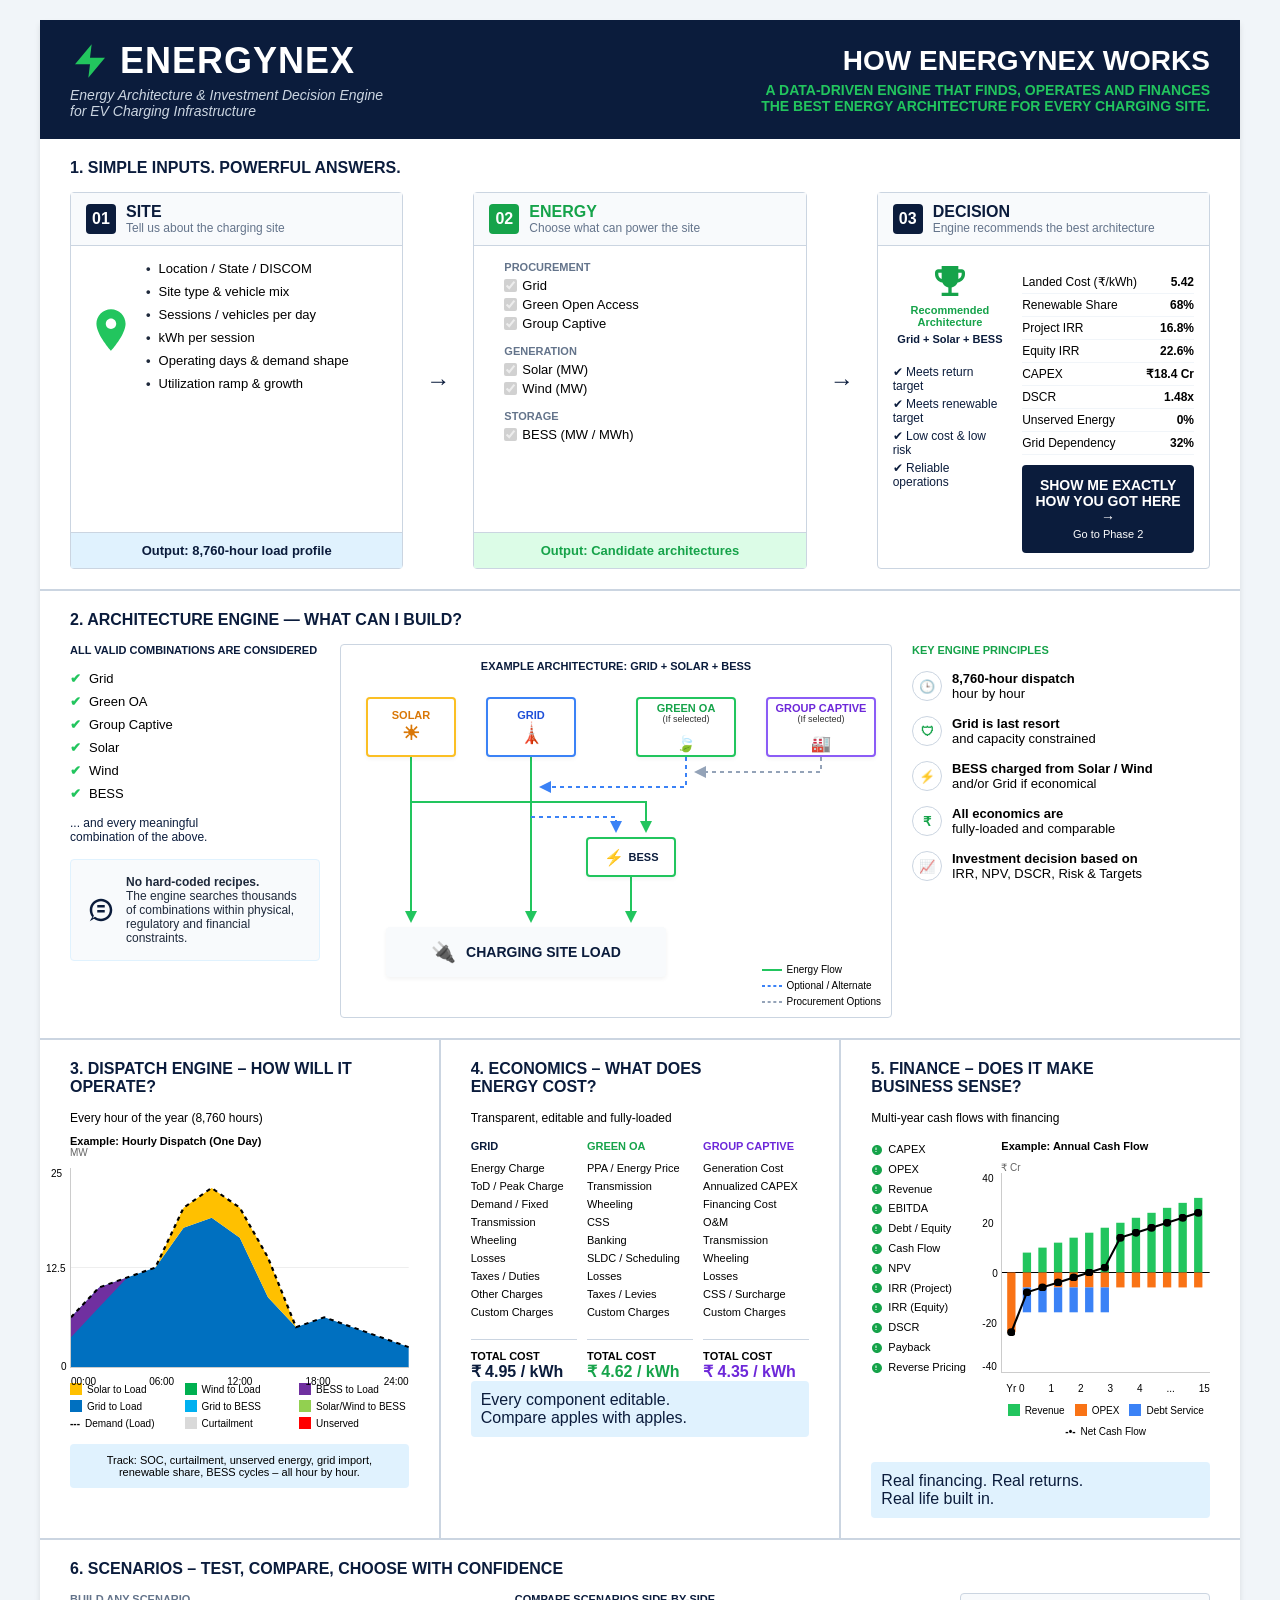
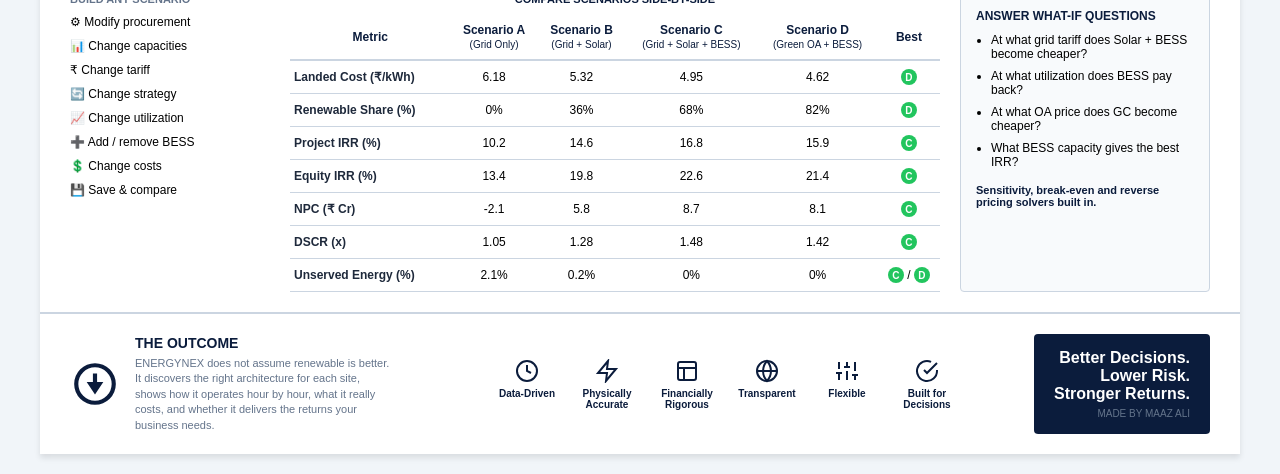
<file: ENERGYNEX.HTML>
<!DOCTYPE html>
<html lang="en">
<head>
    <meta charset="UTF-8">
    <meta name="viewport" content="width=1200, initial-scale=1.0">
    <title>EnergyNex Infographic</title>
    <style>
        :root {
            --primary-dark: #0b1c3c;
            --accent-green: #22c55e;
            --accent-green-dark: #16a34a;
            --light-blue: #e0f2fe;
            --light-gray: #f8fafc;
            --border-color: #cbd5e1;
            --text-dark: #1e293b;
            --text-muted: #64748b;
        }

        * {
            box-sizing: border-box;
            margin: 0;
            padding: 0;
            font-family: 'Segoe UI', Roboto, Helvetica, Arial, sans-serif;
        }

        body {
            background-color: #f1f5f9;
            padding: 20px;
            display: flex;
            justify-content: center;
        }

        .container {
            width: 1200px;
            background-color: #ffffff;
            box-shadow: 0 4px 6px rgba(0,0,0,0.1);
            overflow: hidden;
        }

        /* --- Header --- */
        .header {
            background-color: var(--primary-dark);
            color: white;
            padding: 20px 30px;
            display: flex;
            justify-content: space-between;
            align-items: center;
        }
        .header-left { display: flex; flex-direction: column; }
        .logo-row { display: flex; align-items: center; gap: 10px; margin-bottom: 5px; }
        .logo-icon { width: 40px; height: 40px; fill: var(--accent-green); }
        .logo-text { font-size: 36px; font-weight: 800; letter-spacing: 1px; }
        .header-left p { font-size: 14px; font-style: italic; color: #cbd5e1; }
        .header-right { text-align: right; }
        .header-right h1 { font-size: 28px; margin-bottom: 5px; font-weight: 700; }
        .header-right p { font-size: 14px; font-weight: 600; color: var(--accent-green); }

        /* --- Global Section Styles --- */
        .section { padding: 20px 30px; border-bottom: 2px solid var(--border-color); }
        .section-title { font-size: 16px; font-weight: 700; color: var(--primary-dark); margin-bottom: 15px; display: flex; align-items: center; gap: 10px; text-transform: uppercase; }

        /* --- Section 1: Simple Inputs --- */
        .s1-grid { display: flex; gap: 20px; align-items: stretch; position: relative; }
        .s1-box { border: 1px solid var(--border-color); flex: 1; border-radius: 4px; display: flex; flex-direction: column; background: #fff; position: relative; }
        .box-header { display: flex; align-items: center; background: var(--light-gray); padding: 10px 15px; border-bottom: 1px solid var(--border-color); }
        .step-num { background: var(--primary-dark); color: white; width: 30px; height: 30px; display: flex; align-items: center; justify-content: center; font-weight: bold; border-radius: 4px; margin-right: 10px; }
        .step-num.green { background: var(--accent-green-dark); }
        .step-title { font-weight: 700; font-size: 16px; color: var(--primary-dark); }
        .step-subtitle { font-size: 12px; color: var(--text-muted); display: block; }
        .box-content { padding: 15px; flex-grow: 1; font-size: 13px; }
        
        .list-item { margin-bottom: 8px; display: flex; align-items: center; gap: 8px; }
        .list-item::before { content: "•"; color: var(--text-dark); font-weight: bold; }
        
        .output-box { background: var(--light-blue); color: var(--primary-dark); text-align: center; padding: 10px; font-weight: 600; border-top: 1px solid var(--border-color); font-size: 13px; }
        .output-box.green { background: #dcfce7; color: var(--accent-green-dark); }

        .s1-arrow { width: 30px; display: flex; align-items: center; justify-content: center; color: var(--primary-dark); font-size: 24px; font-weight: bold; }

        .energy-section { margin-bottom: 10px; }
        .energy-section-title { font-size: 11px; font-weight: bold; color: var(--text-muted); text-transform: uppercase; margin-bottom: 5px; }
        .checkbox-item { display: flex; align-items: center; gap: 5px; font-size: 13px; margin-bottom: 4px; }
        
        .decision-table { width: 100%; border-collapse: collapse; margin-top: 10px; font-size: 12px; }
        .decision-table td { padding: 4px 0; border-bottom: 1px solid #f1f5f9; }
        .decision-table td:last-child { text-align: right; font-weight: bold; }
        .check-list { margin-top: 10px; font-size: 12px; }
        .check-list div { margin-bottom: 4px; color: var(--primary-dark); font-weight: 500; }
        .btn-phase2 { background: var(--primary-dark); color: white; text-align: center; padding: 12px; margin-top: 10px; border-radius: 4px; font-weight: bold; font-size: 14px; cursor: pointer; }
        
        /* --- Section 2: Architecture Engine --- */
        .s2-grid { display: flex; gap: 20px; }
        .s2-col-left { flex: 0 0 250px; }
        .s2-col-mid { flex: 1; border: 1px solid var(--border-color); border-radius: 4px; padding: 15px; position: relative; }
        .s2-col-right { flex: 0 0 300px; }
        
        .valid-combo-list { font-size: 13px; font-weight: 500; margin-bottom: 15px; }
        .valid-combo-list div { margin-bottom: 8px; display: flex; align-items: center; gap: 8px; }
        .valid-combo-list div::before { content: "✔"; color: var(--accent-green); font-weight: bold; }
        
        .brain-box { border: 1px solid var(--light-blue); background: #f8fafc; padding: 15px; border-radius: 4px; display: flex; gap: 10px; font-size: 12px; color: var(--text-dark); align-items: center; }
        
        /* Rigid Flowchart Coordinate System */
        .flowchart-container { position: relative; width: 520px; height: 300px; margin: 0 auto; margin-bottom: 15px; }
        .fc-node-abs { position: absolute; border: 2px solid var(--border-color); border-radius: 4px; background: white; padding: 5px; text-align: center; font-size: 11px; font-weight: bold; color: var(--primary-dark); z-index: 10; display: flex; flex-direction: column; align-items: center; justify-content: center; box-shadow: 0 2px 4px rgba(0,0,0,0.05); }
        
        .fc-node-abs.solar { border-color: #fbbf24; color: #d97706; left: 10px; top: 10px; width: 90px; height: 60px; }
        .fc-node-abs.grid { border-color: #3b82f6; color: #1d4ed8; left: 130px; top: 10px; width: 90px; height: 60px; }
        .fc-node-abs.green-oa { border-color: var(--accent-green); color: var(--accent-green-dark); left: 280px; top: 10px; width: 100px; height: 60px; }
        .fc-node-abs.captive { border-color: #8b5cf6; color: #6d28d9; left: 410px; top: 10px; width: 110px; height: 60px; }
        .fc-node-abs.bess { border-color: var(--accent-green); left: 230px; top: 150px; width: 90px; height: 40px; flex-direction: row; gap: 5px; }
        .fc-node-abs.load { left: 30px; top: 240px; width: 280px; height: 50px; border: none; background: var(--light-gray); flex-direction: row; gap: 10px; font-size: 14px; }
        
        .fc-legend { position: absolute; bottom: 10px; right: 10px; font-size: 10px; display: flex; flex-direction: column; gap: 5px; z-index: 10; }
        .legend-item { display: flex; align-items: center; gap: 5px; }
        
        .principle-list { font-size: 13px; }
        .principle-item { display: flex; align-items: flex-start; gap: 10px; margin-bottom: 15px; }
        .p-icon { width: 30px; height: 30px; border: 1px solid var(--border-color); border-radius: 50%; display: flex; align-items: center; justify-content: center; color: var(--accent-green-dark); font-weight: bold; flex-shrink: 0; }
        
        /* --- Multi-Column Layout (Sec 3, 4, 5) --- */
        .multi-sec-container { display: flex; }
        .col-sec { flex: 1; padding: 20px 30px; border-right: 2px solid var(--border-color); border-bottom: 2px solid var(--border-color); }
        .col-sec:last-child { border-right: none; }
        
        /* Section 3 */
        .chart-container { width: 100%; height: 200px; margin-top: 10px; margin-bottom: 15px; border-bottom: 1px solid #ccc; border-left: 1px solid #ccc; position: relative; }
        .legend-grid { display: grid; grid-template-columns: 1fr 1fr 1fr; gap: 5px; font-size: 10px; margin-bottom: 15px; }
        .leg-box { display: flex; align-items: center; gap: 5px; }
        .color-box { width: 12px; height: 12px; }
        .s3-footer { background: var(--light-blue); padding: 10px; font-size: 11px; text-align: center; border-radius: 4px; font-weight: 500; }
        
        /* Section 4 */
        .economics-grid { display: flex; gap: 10px; font-size: 11px; margin-top: 15px; }
        .eco-col { flex: 1; display: flex; flex-direction: column; }
        .eco-title { font-weight: bold; color: var(--primary-dark); margin-bottom: 10px; text-transform: uppercase; }
        .eco-title.green { color: var(--accent-green-dark); }
        .eco-title.purple { color: #6d28d9; }
        .eco-list { list-style: none; flex-grow: 1; }
        .eco-list li { margin-bottom: 6px; }
        .eco-total-lbl { font-weight: bold; margin-top: 15px; border-top: 1px solid var(--border-color); padding-top: 10px; }
        .eco-total-val { font-size: 16px; font-weight: bold; color: var(--primary-dark); }
        .eco-total-val.green { color: var(--accent-green-dark); }
        .eco-total-val.purple { color: #6d28d9; }
        
        /* Section 5 */
        .finance-grid { display: flex; gap: 10px; margin-top: 15px; }
        .fin-list { flex: 0 0 120px; font-size: 11px; font-weight: 500; line-height: 1.8; }
        .fin-item { display: flex; align-items: center; gap: 5px; }
        .fin-item svg { width: 12px; height: 12px; fill: var(--accent-green-dark); }
        .fin-chart { flex: 1; display: flex; flex-direction: column; }
        
        /* --- Section 6: Scenarios --- */
        .s6-grid { display: flex; gap: 20px; margin-top: 15px; }
        .s6-left { flex: 0 0 200px; }
        .s6-mid { flex: 1; }
        .s6-right { flex: 0 0 250px; background: var(--light-gray); padding: 15px; border-radius: 4px; border: 1px solid var(--border-color); }
        
        .scenario-list { font-size: 12px; }
        .scenario-list li { display: flex; align-items: center; gap: 8px; margin-bottom: 10px; font-weight: 500; }
        
        .compare-table { width: 100%; border-collapse: collapse; font-size: 12px; text-align: center; }
        .compare-table th { border-bottom: 2px solid var(--border-color); padding: 8px 4px; font-weight: bold; color: var(--primary-dark); }
        .compare-table td { padding: 8px 4px; border-bottom: 1px solid var(--border-color); }
        .compare-table td:first-child { text-align: left; font-weight: 600; color: var(--text-dark); }
        .best-icon { width: 16px; height: 16px; background: var(--accent-green); color: white; border-radius: 50%; display: inline-flex; align-items: center; justify-content: center; font-size: 10px; font-weight: bold; }
        
        .whatif-title { font-size: 12px; font-weight: bold; color: var(--primary-dark); margin-bottom: 10px; text-transform: uppercase; }
        .whatif-list { font-size: 12px; padding-left: 15px; margin-bottom: 15px; }
        .whatif-list li { margin-bottom: 8px; }
        .whatif-footer { font-size: 11px; font-weight: 600; color: var(--primary-dark); }
        
        /* --- Footer --- */
        .footer { padding: 20px 30px; display: flex; justify-content: space-between; align-items: center; }
        .footer-left { display: flex; gap: 15px; align-items: center; width: 350px;}
        .footer-logo { width: 50px; height: 50px; fill: var(--primary-dark); }
        .footer-text h3 { font-size: 14px; font-weight: bold; color: var(--primary-dark); margin-bottom: 5px; }
        .footer-text p { font-size: 11px; color: var(--text-muted); line-height: 1.4; }
        
        .footer-mid { display: flex; gap: 20px; flex: 1; justify-content: center; }
        .f-icon-box { display: flex; flex-direction: column; align-items: center; text-align: center; width: 60px; font-size: 10px; font-weight: bold; color: var(--primary-dark); }
        .f-icon-box svg { width: 24px; height: 24px; margin-bottom: 5px; fill: none; stroke: var(--primary-dark); stroke-width: 2; }
        
        .footer-right { background: var(--primary-dark); color: white; padding: 15px 20px; border-radius: 4px; text-align: right; }
        .footer-right h2 { font-size: 16px; margin-bottom: 5px; }
        .footer-right p { font-size: 10px; color: var(--text-muted); }
    </style>
</head>
<body>

<div class="container">
    
    <!-- HEADER -->
    <div class="header">
        <div class="header-left">
            <div class="logo-row">
                <svg class="logo-icon" viewBox="0 0 24 24"><path d="M13 2L3 14h9l-1 8 10-12h-9l1-8z"/></svg>
                <div class="logo-text">ENERGYNEX</div>
            </div>
            <p>Energy Architecture & Investment Decision Engine<br>for EV Charging Infrastructure</p>
        </div>
        <div class="header-right">
            <h1>HOW ENERGYNEX WORKS</h1>
            <p>A DATA-DRIVEN ENGINE THAT FINDS, OPERATES AND FINANCES<br>THE BEST ENERGY ARCHITECTURE FOR EVERY CHARGING SITE.</p>
        </div>
    </div>

    <!-- SECTION 1 -->
    <div class="section">
        <div class="section-title">1. SIMPLE INPUTS. POWERFUL ANSWERS.</div>
        <div class="s1-grid">
            <div class="s1-box">
                <div class="box-header">
                    <div class="step-num">01</div>
                    <div>
                        <div class="step-title">SITE</div>
                        <div class="step-subtitle">Tell us about the charging site</div>
                    </div>
                </div>
                <div class="box-content">
                    <div style="display: flex; gap: 10px;">
                        <svg style="width: 50px; fill: var(--accent-green);" viewBox="0 0 24 24"><path d="M12 2C8.13 2 5 5.13 5 9c0 5.25 7 13 7 13s7-7.75 7-13c0-3.87-3.13-7-7-7zm0 9.5c-1.38 0-2.5-1.12-2.5-2.5s1.12-2.5 2.5-2.5 2.5 1.12 2.5 2.5-1.12 2.5-2.5 2.5z"/></svg>
                        <div>
                            <div class="list-item">Location / State / DISCOM</div>
                            <div class="list-item">Site type & vehicle mix</div>
                            <div class="list-item">Sessions / vehicles per day</div>
                            <div class="list-item">kWh per session</div>
                            <div class="list-item">Operating days & demand shape</div>
                            <div class="list-item">Utilization ramp & growth</div>
                        </div>
                    </div>
                </div>
                <div class="output-box">Output: 8,760-hour load profile</div>
            </div>
            
            <div class="s1-arrow">→</div>

            <div class="s1-box">
                <div class="box-header">
                    <div class="step-num green">02</div>
                    <div>
                        <div class="step-title" style="color: var(--accent-green-dark);">ENERGY</div>
                        <div class="step-subtitle">Choose what can power the site</div>
                    </div>
                </div>
                <div class="box-content" style="display: flex; flex-direction: column; padding-left: 30px;">
                    <div class="energy-section">
                        <div class="energy-section-title">PROCUREMENT</div>
                        <div class="checkbox-item"><input type="checkbox" checked disabled> Grid</div>
                        <div class="checkbox-item"><input type="checkbox" checked disabled> Green Open Access</div>
                        <div class="checkbox-item"><input type="checkbox" checked disabled> Group Captive</div>
                    </div>
                    <div class="energy-section">
                        <div class="energy-section-title">GENERATION</div>
                        <div class="checkbox-item"><input type="checkbox" checked disabled> Solar (MW)</div>
                        <div class="checkbox-item"><input type="checkbox" checked disabled> Wind (MW)</div>
                    </div>
                    <div class="energy-section">
                        <div class="energy-section-title">STORAGE</div>
                        <div class="checkbox-item"><input type="checkbox" checked disabled> BESS (MW / MWh)</div>
                    </div>
                </div>
                <div class="output-box green">Output: Candidate architectures</div>
            </div>

            <div class="s1-arrow">→</div>

            <div class="s1-box">
                <div class="box-header">
                    <div class="step-num">03</div>
                    <div>
                        <div class="step-title">DECISION</div>
                        <div class="step-subtitle">Engine recommends the best architecture</div>
                    </div>
                </div>
                <div class="box-content" style="display: flex; gap: 15px;">
                    <div style="flex: 1; text-align: center;">
                        <svg style="width: 40px; fill: var(--accent-green-dark);" viewBox="0 0 24 24"><path d="M19 5h-2V3H7v2H5c-1.1 0-2 .9-2 2v1c0 2.55 1.92 4.63 4.39 4.94A5.01 5.01 0 0 0 11 15.9V19H7v2h10v-2h-4v-3.1a5.01 5.01 0 0 0 3.61-2.96C19.08 12.63 21 10.55 21 8V7c0-1.1-.9-2-2-2zM7 10.82C5.84 10.4 5 9.3 5 8V7h2v3.82zM19 8c0 1.3-.84 2.4-2 2.82V7h2v1z"/></svg>
                        <div style="font-size: 11px; font-weight: bold; color: var(--accent-green-dark);">Recommended<br>Architecture</div>
                        <div style="font-size: 11px; font-weight: bold; color: var(--primary-dark); margin-top: 5px;">Grid + Solar + BESS</div>
                        <div class="check-list" style="text-align: left; margin-top: 20px;">
                            <div>✔ Meets return target</div>
                            <div>✔ Meets renewable target</div>
                            <div>✔ Low cost & low risk</div>
                            <div>✔ Reliable operations</div>
                        </div>
                    </div>
                    <div style="flex: 1.5;">
                        <table class="decision-table">
                            <tr><td>Landed Cost (₹/kWh)</td><td>5.42</td></tr>
                            <tr><td>Renewable Share</td><td>68%</td></tr>
                            <tr><td>Project IRR</td><td>16.8%</td></tr>
                            <tr><td>Equity IRR</td><td>22.6%</td></tr>
                            <tr><td>CAPEX</td><td>₹18.4 Cr</td></tr>
                            <tr><td>DSCR</td><td>1.48x</td></tr>
                            <tr><td>Unserved Energy</td><td>0%</td></tr>
                            <tr><td>Grid Dependency</td><td>32%</td></tr>
                        </table>
                        <div class="btn-phase2">
                            SHOW ME EXACTLY<br>HOW YOU GOT HERE →<br>
                            <span style="font-size: 11px; font-weight: normal;">Go to Phase 2</span>
                        </div>
                    </div>
                </div>
            </div>
        </div>
    </div>

    <!-- SECTION 2 -->
    <div class="section">
        <div class="section-title">2. ARCHITECTURE ENGINE — WHAT CAN I BUILD?</div>
        <div class="s2-grid">
            <div class="s2-col-left">
                <div style="font-size: 11px; font-weight: bold; color: var(--primary-dark); text-transform: uppercase; margin-bottom: 15px;">ALL VALID COMBINATIONS ARE CONSIDERED</div>
                <div class="valid-combo-list">
                    <div>Grid</div><div>Green OA</div><div>Group Captive</div><div>Solar</div><div>Wind</div><div>BESS</div>
                </div>
                <div style="font-size: 12px; color: var(--primary-dark); font-weight: 500; margin-bottom: 15px;">... and every meaningful<br>combination of the above.</div>
                <div class="brain-box">
                    <svg style="width: 30px; fill: var(--primary-dark); flex-shrink:0;" viewBox="0 0 24 24"><path d="M12 3c-4.97 0-9 4.03-9 9 0 2.12.74 4.07 1.97 5.61L3 21l3.39-1.97C7.93 20.26 9.88 21 12 21c4.97 0 9-4.03 9-9s-4.03-9-9-9zm0 16c-1.8 0-3.46-.57-4.83-1.53l-1.93 1.12 1.12-1.93C5.57 15.46 5 13.8 5 12c0-3.86 3.14-7 7-7s7 3.14 7 7-3.14 7-7 7zM9 8h6v2H9zm0 4h6v2H9z"/></svg>
                    <div><strong>No hard-coded recipes.</strong><br>The engine searches thousands of combinations within physical, regulatory and financial constraints.</div>
                </div>
            </div>
            
            <div class="s2-col-mid">
                <div style="font-size: 11px; font-weight: bold; color: var(--primary-dark); text-transform: uppercase; margin-bottom: 15px; text-align: center;">EXAMPLE ARCHITECTURE: GRID + SOLAR + BESS</div>
                
                <!-- RIGID FLOWCHART SYSTEM -->
                <div class="flowchart-container">
                    <!-- Absolute SVG Base Layer -->
                    <svg style="position: absolute; top: 0; left: 0; width: 100%; height: 100%; z-index: 1;">
                        <defs>
                            <marker id="arrowSolid" markerWidth="6" markerHeight="6" refX="5" refY="3" orient="auto"><path d="M0,0 L6,3 L0,6 Z" fill="#22c55e"/></marker>
                            <marker id="arrowDash" markerWidth="6" markerHeight="6" refX="5" refY="3" orient="auto"><path d="M0,0 L6,3 L0,6 Z" fill="#3b82f6"/></marker>
                            <marker id="arrowGray" markerWidth="6" markerHeight="6" refX="5" refY="3" orient="auto"><path d="M0,0 L6,3 L0,6 Z" fill="#94a3b8"/></marker>
                        </defs>
                        <!-- Main drops to Load -->
                        <path d="M 55 70 L 55 234" fill="none" stroke="#22c55e" stroke-width="2" marker-end="url(#arrowSolid)" />
                        <path d="M 175 70 L 175 234" fill="none" stroke="#22c55e" stroke-width="2" marker-end="url(#arrowSolid)" />
                        <path d="M 275 190 L 275 234" fill="none" stroke="#22c55e" stroke-width="2" marker-end="url(#arrowSolid)" />
                        
                        <!-- Procurement Connections (Horizontals at top) -->
                        <path d="M 465 70 L 465 85 L 340 85" fill="none" stroke="#94a3b8" stroke-width="2" stroke-dasharray="4,4" marker-end="url(#arrowGray)" />
                        <path d="M 330 70 L 330 100 L 185 100" fill="none" stroke="#3b82f6" stroke-width="2" stroke-dasharray="4,4" marker-end="url(#arrowDash)" />
                        
                        <!-- BESS Charging Branches -->
                        <path d="M 55 115 L 290 115 L 290 144" fill="none" stroke="#22c55e" stroke-width="2" marker-end="url(#arrowSolid)" />
                        <path d="M 175 130 L 260 130 L 260 144" fill="none" stroke="#3b82f6" stroke-width="2" stroke-dasharray="4,4" marker-end="url(#arrowDash)" />
                    </svg>

                    <!-- Absolute DOM Nodes (Matched flawlessly to SVG coordinates) -->
                    <div class="fc-node-abs solar">SOLAR<br><span style="font-size:20px; line-height: 1.2;">☀</span></div>
                    <div class="fc-node-abs grid">GRID<br><span style="font-size:20px; line-height: 1.2;">🗼</span></div>
                    <div class="fc-node-abs green-oa">GREEN OA<br><span style="font-size:9px; font-weight: normal; color:#333;">(If selected)</span><br><span style="font-size:16px; line-height: 1;">🍃</span></div>
                    <div class="fc-node-abs captive">GROUP CAPTIVE<br><span style="font-size:9px; font-weight: normal; color:#333;">(If selected)</span><br><span style="font-size:16px; line-height: 1;">🏭</span></div>
                    
                    <div class="fc-node-abs bess"><span style="font-size:16px; color:var(--accent-green-dark);">⚡</span> BESS</div>
                    <div class="fc-node-abs load"><span style="font-size:20px; color:var(--primary-dark);">🔌</span> <strong>CHARGING SITE LOAD</strong></div>
                </div>

                <div class="fc-legend">
                    <div class="legend-item"><hr style="width:20px; border:1px solid #22c55e;"> Energy Flow</div>
                    <div class="legend-item"><hr style="width:20px; border:1px dashed #3b82f6;"> Optional / Alternate</div>
                    <div class="legend-item"><hr style="width:20px; border:1px dashed #94a3b8;"> Procurement Options</div>
                </div>
            </div>

            <div class="s2-col-right">
                <div style="font-size: 11px; font-weight: bold; color: var(--accent-green-dark); text-transform: uppercase; margin-bottom: 15px;">KEY ENGINE PRINCIPLES</div>
                <div class="principle-list">
                    <div class="principle-item">
                        <div class="p-icon">🕒</div>
                        <div><strong>8,760-hour dispatch</strong><br>hour by hour</div>
                    </div>
                    <div class="principle-item">
                        <div class="p-icon">🛡</div>
                        <div><strong>Grid is last resort</strong><br>and capacity constrained</div>
                    </div>
                    <div class="principle-item">
                        <div class="p-icon">⚡</div>
                        <div><strong>BESS charged from Solar / Wind</strong><br>and/or Grid if economical</div>
                    </div>
                    <div class="principle-item">
                        <div class="p-icon">₹</div>
                        <div><strong>All economics are</strong><br>fully-loaded and comparable</div>
                    </div>
                    <div class="principle-item">
                        <div class="p-icon">📈</div>
                        <div><strong>Investment decision based on</strong><br>IRR, NPV, DSCR, Risk & Targets</div>
                    </div>
                </div>
            </div>
        </div>
    </div>

    <!-- SECTIONS 3, 4, 5 CONTAINER -->
    <div class="multi-sec-container">
        
        <!-- SECTION 3 -->
        <div class="col-sec">
            <div class="section-title">3. DISPATCH ENGINE – HOW WILL IT OPERATE?</div>
            <div style="font-size: 12px; margin-bottom: 10px;">Every hour of the year (8,760 hours)</div>
            <div style="font-size: 11px; font-weight: bold;">Example: Hourly Dispatch (One Day)</div>
            <div style="font-size: 10px; color: #666;">MW</div>
            
            <div class="chart-container">
                <svg width="100%" height="100%" viewBox="0 0 300 200" preserveAspectRatio="none">
                    <!-- Grid Lines -->
                    <line x1="0" y1="100" x2="300" y2="100" stroke="#eee" />
                    <!-- Area Paths -->
                    <path d="M0,200 L0,150 L25,120 L50,110 L75,100 L100,60 L125,50 L150,70 L175,130 L200,160 L225,150 L250,160 L275,170 L300,180 L300,200 Z" fill="#0070c0" />
                    <path d="M50,110 L75,100 L100,40 L125,20 L150,40 L175,90 L200,160 L175,130 L150,70 L125,50 L100,60 L75,100 Z" fill="#ffc000" />
                    <path d="M0,150 L25,120 L50,110 L25,140 L0,170 Z" fill="#7030a0" />
                    <!-- Demand Line -->
                    <path d="M0,150 L25,120 L50,110 L75,100 L100,40 L125,20 L150,40 L175,90 L200,160 L225,150 L250,160 L275,170 L300,180" fill="none" stroke="#000" stroke-width="2" stroke-dasharray="4,4" />
                </svg>
                <div style="position: absolute; top: 0; left: -20px; font-size: 10px;">25</div>
                <div style="position: absolute; top: 95px; left: -25px; font-size: 10px;">12.5</div>
                <div style="position: absolute; bottom: -5px; left: -10px; font-size: 10px;">0</div>
                <div style="display: flex; justify-content: space-between; font-size: 10px; margin-top: 5px;">
                    <span>00:00</span><span>06:00</span><span>12:00</span><span>18:00</span><span>24:00</span>
                </div>
            </div>
            
            <div class="legend-grid">
                <div class="leg-box"><div class="color-box" style="background:#ffc000;"></div> Solar to Load</div>
                <div class="leg-box"><div class="color-box" style="background:#00b050;"></div> Wind to Load</div>
                <div class="leg-box"><div class="color-box" style="background:#7030a0;"></div> BESS to Load</div>
                <div class="leg-box"><div class="color-box" style="background:#0070c0;"></div> Grid to Load</div>
                <div class="leg-box"><div class="color-box" style="background:#00b0f0;"></div> Grid to BESS</div>
                <div class="leg-box"><div class="color-box" style="background:#92d050;"></div> Solar/Wind to BESS</div>
                <div class="leg-box"><strong>---</strong> Demand (Load)</div>
                <div class="leg-box"><div class="color-box" style="background:#d9d9d9;"></div> Curtailment</div>
                <div class="leg-box"><div class="color-box" style="background:#ff0000;"></div> Unserved</div>
            </div>
            
            <div class="s3-footer">
                Track: SOC, curtailment, unserved energy, grid import, renewable share, BESS cycles – all hour by hour.
            </div>
        </div>
        
        <!-- SECTION 4 -->
        <div class="col-sec">
            <div class="section-title">4. ECONOMICS – WHAT DOES<br>ENERGY COST?</div>
            <div style="font-size: 12px; margin-bottom: 10px;">Transparent, editable and fully-loaded</div>
            
            <div class="economics-grid">
                <div class="eco-col">
                    <div class="eco-title">GRID</div>
                    <ul class="eco-list">
                        <li>Energy Charge</li><li>ToD / Peak Charge</li><li>Demand / Fixed</li><li>Transmission</li><li>Wheeling</li><li>Losses</li><li>Taxes / Duties</li><li>Other Charges</li><li>Custom Charges</li>
                    </ul>
                    <div class="eco-total-lbl">TOTAL COST</div>
                    <div class="eco-total-val">₹ 4.95 / kWh</div>
                </div>
                <div class="eco-col">
                    <div class="eco-title green">GREEN OA</div>
                    <ul class="eco-list">
                        <li>PPA / Energy Price</li><li>Transmission</li><li>Wheeling</li><li>CSS</li><li>Banking</li><li>SLDC / Scheduling</li><li>Losses</li><li>Taxes / Levies</li><li>Custom Charges</li>
                    </ul>
                    <div class="eco-total-lbl">TOTAL COST</div>
                    <div class="eco-total-val green">₹ 4.62 / kWh</div>
                </div>
                <div class="eco-col">
                    <div class="eco-title purple">GROUP CAPTIVE</div>
                    <ul class="eco-list">
                        <li>Generation Cost</li><li>Annualized CAPEX</li><li>Financing Cost</li><li>O&M</li><li>Transmission</li><li>Wheeling</li><li>Losses</li><li>CSS / Surcharge</li><li>Custom Charges</li>
                    </ul>
                    <div class="eco-total-lbl">TOTAL COST</div>
                    <div class="eco-total-val purple">₹ 4.35 / kWh</div>
                </div>
            </div>
            <div class="s4-footer" style="background: var(--light-blue); padding: 10px; border-radius: 4px; color: var(--primary-dark);">
                Every component editable.<br>Compare apples with apples.
            </div>
        </div>
        
        <!-- SECTION 5 -->
        <div class="col-sec">
            <div class="section-title">5. FINANCE – DOES IT MAKE<br>BUSINESS SENSE?</div>
            <div style="font-size: 12px; margin-bottom: 10px;">Multi-year cash flows with financing</div>
            
            <div class="finance-grid">
                <div class="fin-list">
                    <div class="fin-item"><svg viewBox="0 0 24 24"><path d="M12 2C6.48 2 2 6.48 2 12s4.48 10 10 10 10-4.48 10-10S17.52 2 12 2zm-1 14H9v-2h2v2zm0-4H9V7h2v5z"/></svg> CAPEX</div>
                    <div class="fin-item"><svg viewBox="0 0 24 24"><path d="M12 2C6.48 2 2 6.48 2 12s4.48 10 10 10 10-4.48 10-10S17.52 2 12 2zm-1 14H9v-2h2v2zm0-4H9V7h2v5z"/></svg> OPEX</div>
                    <div class="fin-item"><svg viewBox="0 0 24 24"><path d="M12 2C6.48 2 2 6.48 2 12s4.48 10 10 10 10-4.48 10-10S17.52 2 12 2zm-1 14H9v-2h2v2zm0-4H9V7h2v5z"/></svg> Revenue</div>
                    <div class="fin-item"><svg viewBox="0 0 24 24"><path d="M12 2C6.48 2 2 6.48 2 12s4.48 10 10 10 10-4.48 10-10S17.52 2 12 2zm-1 14H9v-2h2v2zm0-4H9V7h2v5z"/></svg> EBITDA</div>
                    <div class="fin-item"><svg viewBox="0 0 24 24"><path d="M12 2C6.48 2 2 6.48 2 12s4.48 10 10 10 10-4.48 10-10S17.52 2 12 2zm-1 14H9v-2h2v2zm0-4H9V7h2v5z"/></svg> Debt / Equity</div>
                    <div class="fin-item"><svg viewBox="0 0 24 24"><path d="M12 2C6.48 2 2 6.48 2 12s4.48 10 10 10 10-4.48 10-10S17.52 2 12 2zm-1 14H9v-2h2v2zm0-4H9V7h2v5z"/></svg> Cash Flow</div>
                    <div class="fin-item"><svg viewBox="0 0 24 24"><path d="M12 2C6.48 2 2 6.48 2 12s4.48 10 10 10 10-4.48 10-10S17.52 2 12 2zm-1 14H9v-2h2v2zm0-4H9V7h2v5z"/></svg> NPV</div>
                    <div class="fin-item"><svg viewBox="0 0 24 24"><path d="M12 2C6.48 2 2 6.48 2 12s4.48 10 10 10 10-4.48 10-10S17.52 2 12 2zm-1 14H9v-2h2v2zm0-4H9V7h2v5z"/></svg> IRR (Project)</div>
                    <div class="fin-item"><svg viewBox="0 0 24 24"><path d="M12 2C6.48 2 2 6.48 2 12s4.48 10 10 10 10-4.48 10-10S17.52 2 12 2zm-1 14H9v-2h2v2zm0-4H9V7h2v5z"/></svg> IRR (Equity)</div>
                    <div class="fin-item"><svg viewBox="0 0 24 24"><path d="M12 2C6.48 2 2 6.48 2 12s4.48 10 10 10 10-4.48 10-10S17.52 2 12 2zm-1 14H9v-2h2v2zm0-4H9V7h2v5z"/></svg> DSCR</div>
                    <div class="fin-item"><svg viewBox="0 0 24 24"><path d="M12 2C6.48 2 2 6.48 2 12s4.48 10 10 10 10-4.48 10-10S17.52 2 12 2zm-1 14H9v-2h2v2zm0-4H9V7h2v5z"/></svg> Payback</div>
                    <div class="fin-item"><svg viewBox="0 0 24 24"><path d="M12 2C6.48 2 2 6.48 2 12s4.48 10 10 10 10-4.48 10-10S17.52 2 12 2zm-1 14H9v-2h2v2zm0-4H9V7h2v5z"/></svg> Reverse Pricing</div>
                </div>
                
                <div class="fin-chart">
                    <div style="font-size: 11px; font-weight: bold; margin-bottom: 10px;">Example: Annual Cash Flow</div>
                    <div style="font-size: 10px; color: #666;">₹ Cr</div>
                    <div style="position:relative; width: 100%; height: 200px; border-left: 1px solid #ccc; border-bottom: 1px solid #ccc; margin-bottom: 10px;">
                        <svg width="100%" height="100%" viewBox="0 0 200 200" preserveAspectRatio="none">
                            <line x1="0" y1="100" x2="200" y2="100" stroke="#000" stroke-width="1" />
                            <!-- Yr 0 -->
                            <rect x="5" y="100" width="8" height="60" fill="#f97316" />
                            <!-- Yrs -->
                            <rect x="20" y="80" width="8" height="20" fill="#22c55e" />
                            <rect x="20" y="100" width="8" height="15" fill="#f97316" />
                            <rect x="20" y="115" width="8" height="25" fill="#3b82f6" />
                            <rect x="35" y="75" width="8" height="25" fill="#22c55e" />
                            <rect x="35" y="100" width="8" height="15" fill="#f97316" />
                            <rect x="35" y="115" width="8" height="25" fill="#3b82f6" />
                            <rect x="50" y="70" width="8" height="30" fill="#22c55e" />
                            <rect x="65" y="65" width="8" height="35" fill="#22c55e" />
                            <rect x="80" y="60" width="8" height="40" fill="#22c55e" />
                            <rect x="95" y="55" width="8" height="45" fill="#22c55e" />
                            <rect x="110" y="50" width="8" height="50" fill="#22c55e" />
                            <rect x="125" y="45" width="8" height="55" fill="#22c55e" />
                            <rect x="140" y="40" width="8" height="60" fill="#22c55e" />
                            <rect x="155" y="35" width="8" height="65" fill="#22c55e" />
                            <rect x="170" y="30" width="8" height="70" fill="#22c55e" />
                            <rect x="185" y="25" width="8" height="75" fill="#22c55e" />
                            <rect x="50" y="100" width="8" height="15" fill="#f97316" /> <rect x="50" y="115" width="8" height="25" fill="#3b82f6" />
                            <rect x="65" y="100" width="8" height="15" fill="#f97316" /> <rect x="65" y="115" width="8" height="25" fill="#3b82f6" />
                            <rect x="80" y="100" width="8" height="15" fill="#f97316" /> <rect x="80" y="115" width="8" height="25" fill="#3b82f6" />
                            <rect x="95" y="100" width="8" height="15" fill="#f97316" /> <rect x="95" y="115" width="8" height="25" fill="#3b82f6" />
                            <rect x="110" y="100" width="8" height="15" fill="#f97316" />
                            <rect x="125" y="100" width="8" height="15" fill="#f97316" />
                            <rect x="140" y="100" width="8" height="15" fill="#f97316" />
                            <rect x="155" y="100" width="8" height="15" fill="#f97316" />
                            <rect x="170" y="100" width="8" height="15" fill="#f97316" />
                            <rect x="185" y="100" width="8" height="15" fill="#f97316" />
                            <!-- Net Cash Flow Line -->
                            <path d="M9,160 L24,120 L39,115 L54,110 L69,105 L84,100 L99,95 L114,65 L129,60 L144,55 L159,50 L174,45 L189,40" fill="none" stroke="#000" stroke-width="2" marker-start="url(#dot)" marker-mid="url(#dot)" marker-end="url(#dot)" />
                            <defs>
                                <marker id="dot" viewBox="0 0 10 10" refX="5" refY="5" markerWidth="4" markerHeight="4">
                                  <circle cx="5" cy="5" r="5" fill="#000" />
                                </marker>
                            </defs>
                        </svg>
                        <div style="position: absolute; top: 0; left: -20px; font-size: 10px;">40</div>
                        <div style="position: absolute; top: 45px; left: -20px; font-size: 10px;">20</div>
                        <div style="position: absolute; top: 95px; left: -10px; font-size: 10px;">0</div>
                        <div style="position: absolute; top: 145px; left: -20px; font-size: 10px;">-20</div>
                        <div style="position: absolute; bottom: 0px; left: -20px; font-size: 10px;">-40</div>
                    </div>
                    <div style="display: flex; justify-content: space-between; font-size: 10px; padding-left: 5px;">
                        <span>Yr 0</span><span>1</span><span>2</span><span>3</span><span>4</span><span>...</span><span>15</span>
                    </div>
                    <div style="display: flex; flex-wrap: wrap; gap: 10px; font-size: 10px; margin-top: 10px; justify-content: center;">
                        <div class="leg-box"><div class="color-box" style="background:#22c55e;"></div> Revenue</div>
                        <div class="leg-box"><div class="color-box" style="background:#f97316;"></div> OPEX</div>
                        <div class="leg-box"><div class="color-box" style="background:#3b82f6;"></div> Debt Service</div>
                        <div class="leg-box"><strong>-•-</strong> Net Cash Flow</div>
                    </div>
                </div>
            </div>
            
            <div class="s4-footer" style="background: var(--light-blue); padding: 10px; border-radius: 4px; color: var(--primary-dark); margin-top: 25px;">
                Real financing. Real returns.<br>Real life built in.
            </div>
        </div>
    </div>

    <!-- SECTION 6 -->
    <div class="section">
        <div class="section-title">6. SCENARIOS – TEST, COMPARE, CHOOSE WITH CONFIDENCE</div>
        <div class="s6-grid">
            <div class="s6-left">
                <div style="font-size: 11px; font-weight: bold; color: var(--text-muted); margin-bottom: 10px;">BUILD ANY SCENARIO</div>
                <ul class="scenario-list" style="list-style: none;">
                    <li>⚙ Modify procurement</li>
                    <li>📊 Change capacities</li>
                    <li>₹ Change tariff</li>
                    <li>🔄 Change strategy</li>
                    <li>📈 Change utilization</li>
                    <li>➕ Add / remove BESS</li>
                    <li>💲 Change costs</li>
                    <li>💾 Save & compare</li>
                </ul>
            </div>
            
            <div class="s6-mid">
                <div style="font-size: 11px; font-weight: bold; color: var(--primary-dark); text-align: center; margin-bottom: 10px;">COMPARE SCENARIOS SIDE-BY-SIDE</div>
                <table class="compare-table">
                    <thead>
                        <tr>
                            <th>Metric</th>
                            <th>Scenario A<br><span style="font-size: 10px; font-weight: normal;">(Grid Only)</span></th>
                            <th>Scenario B<br><span style="font-size: 10px; font-weight: normal;">(Grid + Solar)</span></th>
                            <th>Scenario C<br><span style="font-size: 10px; font-weight: normal;">(Grid + Solar + BESS)</span></th>
                            <th>Scenario D<br><span style="font-size: 10px; font-weight: normal;">(Green OA + BESS)</span></th>
                            <th>Best</th>
                        </tr>
                    </thead>
                    <tbody>
                        <tr><td>Landed Cost (₹/kWh)</td><td>6.18</td><td>5.32</td><td>4.95</td><td>4.62</td><td><span class="best-icon">D</span></td></tr>
                        <tr><td>Renewable Share (%)</td><td>0%</td><td>36%</td><td>68%</td><td>82%</td><td><span class="best-icon">D</span></td></tr>
                        <tr><td>Project IRR (%)</td><td>10.2</td><td>14.6</td><td>16.8</td><td>15.9</td><td><span class="best-icon">C</span></td></tr>
                        <tr><td>Equity IRR (%)</td><td>13.4</td><td>19.8</td><td>22.6</td><td>21.4</td><td><span class="best-icon">C</span></td></tr>
                        <tr><td>NPC (₹ Cr)</td><td>-2.1</td><td>5.8</td><td>8.7</td><td>8.1</td><td><span class="best-icon">C</span></td></tr>
                        <tr><td>DSCR (x)</td><td>1.05</td><td>1.28</td><td>1.48</td><td>1.42</td><td><span class="best-icon">C</span></td></tr>
                        <tr><td>Unserved Energy (%)</td><td>2.1%</td><td>0.2%</td><td>0%</td><td>0%</td><td><span class="best-icon">C</span> / <span class="best-icon">D</span></td></tr>
                    </tbody>
                </table>
            </div>
            
            <div class="s6-right">
                <div class="whatif-title">ANSWER WHAT-IF QUESTIONS</div>
                <ul class="whatif-list">
                    <li>At what grid tariff does Solar + BESS become cheaper?</li>
                    <li>At what utilization does BESS pay back?</li>
                    <li>At what OA price does GC become cheaper?</li>
                    <li>What BESS capacity gives the best IRR?</li>
                </ul>
                <div class="whatif-footer">Sensitivity, break-even and reverse pricing solvers built in.</div>
            </div>
        </div>
    </div>

    <!-- FOOTER -->
    <div class="footer">
        <div class="footer-left">
            <svg class="footer-logo" viewBox="0 0 24 24"><path d="M12 2a10 10 0 1 0 10 10A10 10 0 0 0 12 2zm0 18a8 8 0 1 1 8-8 8 8 0 0 1-8 8zm1-13h-2v4H8l4 6 4-6h-3V7z"/></svg>
            <div class="footer-text">
                <h3>THE OUTCOME</h3>
                <p>ENERGYNEX does not assume renewable is better.<br>It discovers the right architecture for each site,<br>shows how it operates hour by hour, what it really<br>costs, and whether it delivers the returns your<br>business needs.</p>
            </div>
        </div>
        
        <div class="footer-mid">
            <div class="f-icon-box">
                <svg viewBox="0 0 24 24"><circle cx="12" cy="12" r="10"/><path d="M12 6v6l4 2"/></svg>
                Data-Driven
            </div>
            <div class="f-icon-box">
                <svg viewBox="0 0 24 24"><path d="M13 2L3 14h9l-1 8 10-12h-9l1-8z"/></svg>
                Physically<br>Accurate
            </div>
            <div class="f-icon-box">
                <svg viewBox="0 0 24 24"><rect x="3" y="3" width="18" height="18" rx="2" ry="2"/><line x1="3" y1="9" x2="21" y2="9"/><line x1="9" y1="21" x2="9" y2="9"/></svg>
                Financially<br>Rigorous
            </div>
            <div class="f-icon-box">
                <svg viewBox="0 0 24 24"><circle cx="12" cy="12" r="10"/><line x1="2" y1="12" x2="22" y2="12"/><path d="M12 2a15.3 15.3 0 0 1 4 10 15.3 15.3 0 0 1-4 10 15.3 15.3 0 0 1-4-10 15.3 15.3 0 0 1 4-10z"/></svg>
                Transparent
            </div>
            <div class="f-icon-box">
                <svg viewBox="0 0 24 24"><line x1="4" y1="21" x2="4" y2="14"/><line x1="4" y1="10" x2="4" y2="3"/><line x1="12" y1="21" x2="12" y2="12"/><line x1="12" y1="8" x2="12" y2="3"/><line x1="20" y1="21" x2="20" y2="16"/><line x1="20" y1="12" x2="20" y2="3"/><line x1="1" y1="14" x2="7" y2="14"/><line x1="9" y1="8" x2="15" y2="8"/><line x1="17" y1="16" x2="23" y2="16"/></svg>
                Flexible
            </div>
            <div class="f-icon-box">
                <svg viewBox="0 0 24 24"><path d="M22 11.08V12a10 10 0 1 1-5.93-9.14"/><polyline points="22 4 12 14.01 9 11.01"/></svg>
                Built for<br>Decisions
            </div>
        </div>
        
        <div class="footer-right">
            <h2>Better Decisions.<br>Lower Risk.<br>Stronger Returns.</h2>
            <p>MADE BY MAAZ ALI</p>
        </div>
    </div>
</div>

</body>
</html>
</file>
